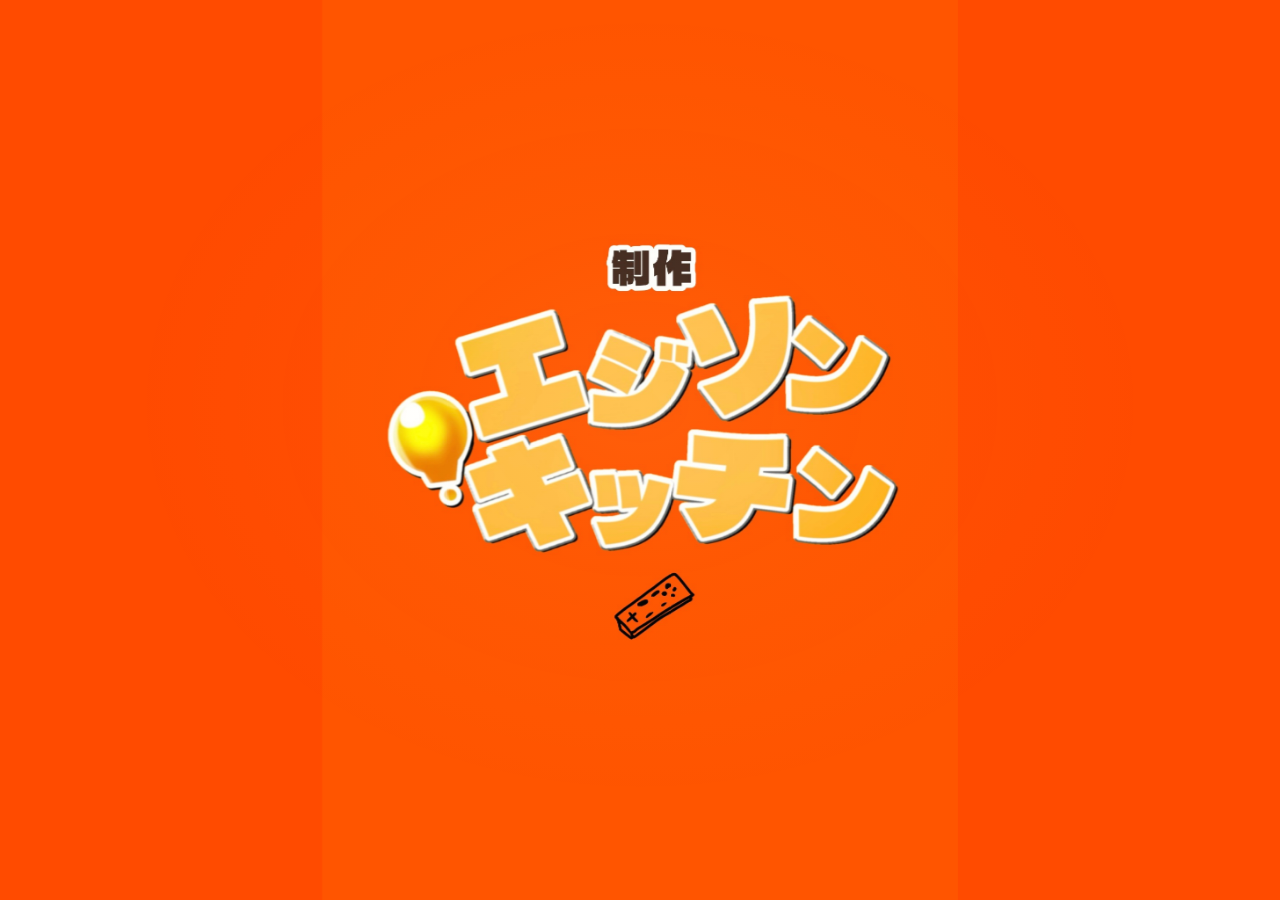
<file: index.html>
<!DOCTYPE html>
<html lang="ja">
<head>
  <meta charset="UTF-8">
  <meta http-equiv="Content-Type" content="text/html; charset=UTF-8">
  <meta name="viewport" content="width=device-width, initial-scale=1, viewport-fit=cover">
  <meta name="theme-color" content="#1976d2">
  <link rel="manifest" href="manifest.webmanifest">
  <link rel="apple-touch-icon" href="assets/icons/icon-192.png">
  <link rel="icon" type="image/png" sizes="192x192" href="assets/icons/icon-192.png">
  <meta name="description" content="ことば・読み・発話・会話の練習アプリ">
  <title>ことばクエスト｜V79 総合再構成版</title>
  <link rel="stylesheet" href="style.css?v=79">
  <link rel="stylesheet" href="browser-responsive.css?v=69">
  <link rel="stylesheet" href="v47-improvements.css?v=69">
  <link rel="stylesheet" href="pronunciation-training.css?v=69">
</head>
<body data-theme="blue">
<main class="app app-native">

  <!-- 起動演出は logo.html と opening-event.html に分離しました。 -->

  <section id="titleScreen" class="screen title-screen" aria-label="ことばクエスト タイトル画面">
    <div class="title-bubble-field" aria-hidden="true">
      <span class="title-bubble b1"></span><span class="title-bubble b2"></span><span class="title-bubble b3"></span><span class="title-bubble b4"></span>
      <span class="title-bubble b5"></span><span class="title-bubble b6"></span><span class="title-bubble b7"></span><span class="title-bubble b8"></span>
      <span class="title-bubble b9"></span><span class="title-bubble b10"></span><span class="title-bubble b11"></span><span class="title-bubble b12"></span>
    </div>
    <div class="title-brand">エジソン・キッチン</div>
    <div class="title-logo-wrap" aria-hidden="true">
      <div class="title-mark"><span class="title-mark-dot dot-a"></span><span class="title-mark-dot dot-b"></span><span class="title-mark-dot dot-c"></span><span class="title-mark-letter">こ</span><span class="title-mark-spark">✦</span></div>
    </div>
    <h1 class="title-name">ことば<span>クエスト</span></h1>
    <p class="title-sub">ことばをつないで、もっと話せる自分に</p>

    <div class="title-menu">
      <button type="button" class="menu-button menu-primary" id="titleStartBtn">
        <span class="menu-icon">▶</span><span><strong>始める</strong><small>ジャンルを選ぶ</small></span>
      </button>
      <button type="button" class="menu-button menu-dungeon" id="titleDungeonBtn">
        <span class="menu-icon">🗝️</span><span><strong>コトバ・ダンジョン</strong><small>アバターを育ててレベルアップ</small></span>
      </button>
      <button type="button" class="menu-button menu-community" id="titleCommunityBtn" aria-label="当事者コミュニティを開く">
        <span class="menu-icon">💬</span><span><strong>みんなの広場</strong><small>当事者同士の共有・交流（試作）</small></span>
      </button>
      <button type="button" class="menu-button menu-record" id="titlePrintDrillBtn">
        <span class="menu-icon">📄</span><span><strong>紙のドリルを作る・印刷</strong><small>タブレットがなくても使えるプリント教材</small></span>
      </button>
      <button type="button" class="menu-button menu-record" id="titleRecordsBtn">
        <span class="menu-icon">📊</span><span><strong>トレーニング記録を見る</strong><small>これまでの記録を確認</small></span>
      </button>
      <button type="button" class="menu-button menu-settings" id="titleSettingsBtn">
        <span class="menu-icon">⚙️</span><span><strong>設定</strong><small>音・マイク・色・AI</small></span>
      </button>
    </div>

    <div class="music-mini">
      <span>♫</span><span id="musicMiniLabel">やさしい音楽</span>
      <button type="button" id="musicMiniBtn" class="mini-toggle">ON</button>
    </div>
    <p class="title-footer">制作：エジソン・キッチン</p>
  </section>

  <!-- 初回ユーザー設定：記録とExcel出力に使うプロフィール -->
  <section id="userSetup" class="screen user-profile-screen" aria-label="ユーザー設定">
    <div class="user-profile-card">
      <div class="user-profile-icon" aria-hidden="true">👤</div>
      <p class="user-profile-kicker">KOTOBA QUEST</p>
      <h1 id="userSetupHeading">はじめてのユーザー設定</h1>
      <p id="userSetupIntro" class="user-profile-intro">トレーニング記録とExcel出力に反映する情報を設定します。</p>
      <form id="userProfileForm" novalidate>
        <label class="user-profile-label" for="setupUserDisplayName">記録に表示する名前 <span>必須</span></label>
        <input id="setupUserDisplayName" class="user-profile-input" type="text" maxlength="60" autocomplete="nickname" placeholder="例：ことば練習中" required>
        <p class="user-profile-help">本名でなく、ニックネームやイニシャルでも設定できます。</p>
        <label class="user-profile-label" for="setupUserRecordCode">利用者ID・管理番号 <span>任意</span></label>
        <input id="setupUserRecordCode" class="user-profile-input" type="text" maxlength="40" autocomplete="off" placeholder="例：KQ-001">
        <p class="user-profile-help">必要な場合だけ入力してください。診断名など、Excelで共有したくない情報は入力しないでください。</p>
        <div class="user-profile-local-note">設定と記録は、この端末のブラウザー内に保存されます。Excelへ出力したファイルは、保存先や共有先にご注意ください。</div>
        <p id="userProfileStatus" class="user-profile-status" role="status" aria-live="polite"></p>
        <div class="user-profile-actions">
          <button id="saveUserProfileBtn" class="user-profile-primary" type="submit">設定を保存して始める</button>
          <button id="guestUserProfileBtn" class="user-profile-secondary" type="button">ゲストとして始める</button>
          <button id="cancelUserProfileBtn" class="user-profile-quiet" type="button" hidden>変更をやめて戻る</button>
        </div>
      </form>
    </div>
  </section>

  <!-- 当事者コミュニティ掲示板（Ver.40 試作） -->
  <section id="communityBoard" class="screen community-screen" aria-label="みんなの広場">
    <div class="screen-head community-screen-head">
      <button type="button" class="back-button" id="communityBackBtn" aria-label="タイトルに戻る">←</button>
      <div class="screen-head-title">みんなの広場</div>
      <span class="community-head-mark" aria-hidden="true">💬</span>
    </div>

    <div class="community-intro">
      <h2>みんなの広場</h2>
      <p>日々の出来事や工夫を、自分のペースで共有しましょう。</p>
    </div>

    <div class="community-trial-notice" role="note">
      <strong>試作版について</strong>
      <p>投稿は今の端末内に保存されます。現在は、ほかの人の端末とはまだ共有されません。オンライン交流にはサーバー接続が必要です。</p>
    </div>

    <section class="community-panel" aria-labelledby="communityProfileTitle">
      <h3 id="communityProfileTitle">あなたのプロフィール</h3>
      <label class="community-field-label" for="communityNickname">ニックネーム（本名は使わないでください）</label>
      <input id="communityNickname" class="community-text-input" type="text" maxlength="16" autocomplete="nickname" placeholder="例：ことば練習中">
      <div class="community-field-label">アバターを選んでください</div>
      <div id="communityAvatarChoices" class="community-avatar-choices" role="group" aria-label="アバター選択">
        <button type="button" class="community-avatar-choice" data-avatar="🌱" aria-label="芽">🌱</button>
        <button type="button" class="community-avatar-choice" data-avatar="🙂" aria-label="笑顔">🙂</button>
        <button type="button" class="community-avatar-choice" data-avatar="🌸" aria-label="花">🌸</button>
        <button type="button" class="community-avatar-choice" data-avatar="🐱" aria-label="ねこ">🐱</button>
        <button type="button" class="community-avatar-choice" data-avatar="⭐" aria-label="星">⭐</button>
        <button type="button" class="community-avatar-choice" data-avatar="☕" aria-label="コーヒー">☕</button>
      </div>
      <button type="button" id="communityProfileSaveBtn" class="community-button community-button-secondary">プロフィールを保存</button>
      <p id="communityProfileStatus" class="community-small-status" aria-live="polite"></p>
    </section>

    <section class="community-panel" aria-labelledby="communityComposeTitle">
      <h3 id="communityComposeTitle">投稿を書く</h3>
      <label class="community-field-label" for="communityCategory">投稿の種類</label>
      <select id="communityCategory" class="community-text-input">
        <option value="日常">日常の出来事</option>
        <option value="工夫">生活の工夫</option>
        <option value="言葉の練習">言葉の練習</option>
        <option value="悩み・相談">悩み・相談</option>
        <option value="うれしかったこと">うれしかったこと</option>
      </select>
      <label class="community-field-label" for="communityPostText">本文</label>
      <textarea id="communityPostText" class="community-post-textarea" maxlength="1000" rows="4" placeholder="今日あったこと、役に立った工夫などを書いてみましょう。"></textarea>
      <div class="community-compose-footer">
        <span id="communityCharCount" class="community-char-count">0 / 1000</span>
        <button type="button" id="communityPostSubmitBtn" class="community-button community-button-primary">投稿する</button>
      </div>
      <p id="communityPostStatus" class="community-small-status" aria-live="polite"></p>
    </section>

    <section class="community-posts-section" aria-labelledby="communityPostsTitle">
      <div class="community-posts-heading">
        <h3 id="communityPostsTitle">投稿一覧</h3>
        <span id="communityPostTotal" class="community-post-total">0件</span>
      </div>
      <div id="communityFilters" class="community-filters" aria-label="投稿の絞り込み">
        <button type="button" class="community-filter active" data-filter="すべて">すべて</button>
        <button type="button" class="community-filter" data-filter="日常">日常</button>
        <button type="button" class="community-filter" data-filter="工夫">生活の工夫</button>
        <button type="button" class="community-filter" data-filter="言葉の練習">言葉の練習</button>
        <button type="button" class="community-filter" data-filter="悩み・相談">悩み・相談</button>
        <button type="button" class="community-filter" data-filter="うれしかったこと">うれしかったこと</button>
      </div>
      <div id="communityPostList" class="community-post-list" aria-live="polite"></div>
    </section>

    <div class="community-safety-note">
      <strong>安心して利用するために</strong>
      <p>本名・住所・電話番号など、個人が特定される情報は投稿しないでください。体調や生活に関する大切な相談は、支援者や専門家にも相談してください。試作版の通報は管理者には届きません。</p>
    </div>
  </section>

  <!-- ジャンル選択 -->
  <section id="home" class="screen">
    <div class="screen-head">
      <button type="button" class="back-button" id="homeToTitleBtn">←</button>
      <div class="screen-head-title">ことばクエスト</div>
      <button type="button" class="head-icon-button" id="genreSettingsBtn" aria-label="設定">⚙️</button>
    </div>
    <div class="screen-intro">
      <h2>ジャンルを選んでください</h2>
      <p>できるところから、ひとつずつ進めましょう。</p>
    </div>
    <div id="categoryGrid" class="category-grid" aria-label="トレーニングカテゴリ"></div>

    <!-- JavaScript互換用。見た目では使いません。 -->
    <div id="activityPanel" class="activity-panel-native hidden">
      <div class="activity-head">
        <button type="button" class="back-button" id="allGenreBtn">←</button>
        <div>
          <div id="selectedGenreIcon" class="activity-head-icon">🧠</div>
          <h3 id="selectedGenreName">課題を選択</h3>
        </div>
      </div>
      <p id="selectedGenreDescription" class="muted"></p>
      <div id="activityCards" class="activity-grid"></div>
      <select id="activitySelect" class="compat-hidden"><option value="">課題を選んでください</option></select>
      <div id="activityDescription" class="compat-hidden"></div>
      <button id="startSelectedBtn" class="compat-hidden" disabled>開始</button>
    </div>
  </section>

  <!-- トレーニング -->


  <section id="game" class="screen">
    <div class="screen-head game-head">
      <button class="back-button" id="homeBtn" type="button">←</button>
      <div id="trainingTitle" class="screen-head-title">トレーニング</div>
      <div class="head-status"><span id="progress">1 / 10</span><span id="score">正解 0</span></div>
    </div>
    <div class="quiz-card">
      <div id="categoryLabel" class="category-label">トレーニング</div>
      <div id="questionLabel" class="question-label">問題</div>
      <div id="visualArea" class="visual-area">
        <img id="questionImage" class="question-image hidden" alt="問題の画像">
        <div id="emoji" class="emoji">❓</div>
      </div>
      <div class="voice-row">
        <button id="speakBtn" class="outline-button" type="button">🔊 お手本を聞く</button>
        <span id="voiceStatus" class="voiceStatus" aria-live="polite"></span>
      </div>
      <div id="instruction" class="instruction hidden"></div>
      <div id="promptText" class="prompt-text"></div>
      <button id="hintBtn" class="hint-button" type="button">💡 ヒント</button>
      <div id="hint" class="hint hidden"></div>
      <div id="answerArea" class="answer-area"></div>
      <div id="feedback" class="feedback" aria-live="polite"></div>
      <button id="nextBtn" class="primary-button hidden" type="button">次へ →</button>
    </div>
  </section>

  <!-- 結果 -->
  <section id="result" class="screen">
    <div class="screen-head">
      <div class="screen-head-title">トレーニング結果</div>
    </div>
    <div class="result-card">
      <div id="resultIcon" class="result-icon">🎉</div>
      <h2>おつかれさまでした</h2>
      <div id="resultTitle" class="result-title">トレーニング</div>
      <div id="resultScore" class="big-score">0 / 10</div>
      <div id="resultRate" class="rate">正答率 0%</div>
      <p id="resultMessage" class="result-message"></p>
      <div class="result-actions">
        <button class="primary-button" id="retryBtn" type="button">もう一度挑戦</button>
        <button class="secondary-button" id="resultHomeBtn" type="button">ジャンル選択へ</button>
        <button class="secondary-button" id="resultRecordBtn" type="button">記録を見る</button>
      </div>
    </div>
  </section>

  <!-- 記録 -->
  <section id="records" class="screen">
    <div class="screen-head">
      <button class="back-button" id="recordsHomeBtn" type="button">←</button>
      <div class="screen-head-title">トレーニング記録</div>
      <div></div>
    </div>
    <div class="records-card">
      <div class="record-month-row">
        <button id="prevMonthBtn" class="small-button" type="button">←</button>
        <strong id="recordMonthLabel"></strong>
        <button id="todayMonthBtn" class="small-button" type="button">今日</button>
        <button id="nextMonthBtn" class="small-button" type="button">→</button>
      </div>
      <div id="recordsUserSummary" class="records-user-summary" role="status"></div>
      <div id="monthStats" class="month-stats"></div>
      <div id="calendar" class="calendar"></div>
      <div class="record-divider"></div>
      <h3 id="selectedDateLabel">今日の記録</h3>
      <div id="dayStats" class="record-stats"></div>
      <div id="dayRecordList" class="day-record-list"></div>
      <label class="record-note-label" for="dayNote">今日のメモ</label>
      <textarea id="dayNote" class="record-note" rows="4" placeholder="メモを入力できます。自動保存されます。"></textarea>
      <div id="dayNoteStatus" class="note-status"></div>
      <div class="export-buttons">
        <button id="exportDayBtn" class="primary-button" type="button">この日の記録をExcel出力</button>
        <button id="exportMonthBtn" class="secondary-button" type="button">この1か月の記録をExcel出力</button>
      </div>
      <button id="clearRecordsBtn" class="danger-button" type="button">記録データを削除</button>
    </div>
  </section>

  <!-- 設定 -->
  <section id="settings" class="screen">
    <div class="screen-head">
      <button class="back-button" id="settingsBackBtn" type="button">←</button>
      <div class="screen-head-title">設定</div>
      <div></div>
    </div>

    <div class="settings-panel user-profile-settings-panel">
      <h3>👤 ユーザー設定</h3>
      <p id="settingsUserProfileSummary" class="settings-sub">記録に表示する名前を設定できます。</p>
      <p class="settings-sub">ここで設定した表示名・管理番号は、新しいトレーニング記録とExcel出力に自動で反映されます。</p>
      <button id="editUserProfileBtn" class="secondary-button" type="button">ユーザー設定を編集</button>
    </div>

    <div class="settings-panel">
      <h3>🎤 マイク</h3>
      <p id="micPermissionStatus" class="settings-status">確認しています…</p>
      <button id="micPermissionBtn" class="primary-button" type="button">マイクを許可・テストする</button>
      <button id="micOpenSettingsBtn" class="secondary-button" type="button">マイクが使えないとき</button>
      <p id="micBrowserHelp" class="settings-sub hidden">GitHub PagesのHTTPSで開き、アドレスバーのサイト設定からマイクを許可してください。音声認識は対応ブラウザが必要です。音声認識の方式によっては、音声がブラウザの認識サービスで処理される場合があります。</p>
    </div>

    <div class="settings-panel">
      <h3>🔊 音量</h3>
      <div class="range-row"><input id="masterVolume" type="range" min="0" max="100" step="1" value="60"><output id="volumeValue">60%</output></div>
      <button id="testSoundBtn" class="outline-button" type="button">音を試す</button>
    </div>

    <div class="settings-panel">
      <h3>🎨 画面の色</h3>
      <p class="settings-sub">見やすい色を選べます。</p>
      <div class="theme-choices">
        <button type="button" class="theme-choice blue" id="themeBlue"><span></span>青</button>
        <button type="button" class="theme-choice red" id="themeRed"><span></span>赤</button>
        <button type="button" class="theme-choice yellow" id="themeYellow"><span></span>黄色</button>
      </div>
    </div>

    <div class="settings-panel">
      <h3>♫ 音楽</h3>
      <label class="switch-row"><span>トレーニング中に音楽を流す</span><input id="musicOn" type="checkbox" checked></label>
    </div>

    <div class="settings-panel">
      <h3>🧠 端末内AI</h3>
      <p class="settings-sub">インターネットやAPIキーを使わず、このアプリの中だけで動く会話練習です。</p>
      <button id="aiStartBtn" class="primary-button" type="button">端末内AIを使う</button>
    </div>

    <div class="settings-panel">
      <h3>⚙️ 練習の設定</h3>
      <label class="setting-select-row">問題数<select id="questionCount"><option value="5">5問</option><option value="10" selected>10問</option><option value="15">15問</option><option value="20">20問</option></select></label>
      <label class="switch-row"><span>ヒントを使う</span><input id="hintOn" type="checkbox" checked></label>
      <label class="switch-row"><span>音声を使う</span><input id="voiceOn" type="checkbox" checked></label>
    </div>

    <div class="settings-panel about-panel">
      <h3>ことばクエスト</h3>
      <p>制作：エジソン・キッチン</p>
      <p>端末内に記録を保存します。</p>
      <p class="credits-line">効果音：効果音ラボ　／　BGM：甘茶の音楽工房</p>
    </div>
  </section>

  <audio id="bgmAudio" preload="auto" loop playsinline src="BGM/seishishitauchu.mp3"></audio>

</main>
<script src="encoding-safe.js"></script>
<script src="android-bridge-android.js"></script>
<script src="app.js?v=79"></script>
<script src="user-profile.js?v=69"></script>
<script src="aphasia-modes.js?v=69"></script>
<script src="app-ui.js?v=69"></script>
<script src="community-board.js"></script>
<script src="reading-memory-mode.js"></script>
<script src="v47-improvements.js?v=69"></script>
<script src="v57-task-rebuild.js?v=69"></script>
<script src="pronunciation-training.js?v=69"></script>
<script>
(function(){
  'use strict';
  var INTRO_KEY = 'kotobaquest_web_intro_seen_v1';
  function boot(){
    // 初回アクセス時だけロゴ→会話イベントを表示します。
    // #title / #home / #records / #community が付いた戻り先では再生しません。
    var hasTarget = !!window.location.hash;
    var seen = false;
    try { seen = sessionStorage.getItem(INTRO_KEY) === '1'; } catch(e) { seen = true; }
    if (!hasTarget && !seen) {
      try { sessionStorage.setItem(INTRO_KEY, '1'); } catch(e) {}
      window.location.replace('logo.html');
      return;
    }
    var printDrillBtn = document.getElementById('titlePrintDrillBtn');
    if (printDrillBtn && !printDrillBtn.dataset.bound) { printDrillBtn.dataset.bound = '1'; printDrillBtn.addEventListener('click', function(){ window.location.href = 'print-drills.html'; }); }
    try { if (typeof renderCategories === 'function') renderCategories(); } catch(e) {}
    try { if (window.__webAppUI && window.__webAppUI.boot) window.__webAppUI.boot(); } catch(e) {}
    // 初回起動時は、ロゴと会話イベントのあとにユーザー設定を表示します。
    try {
      if (window.KotobaQuestUserProfile) {
        window.KotobaQuestUserProfile.refreshSummaries();
        if (!window.KotobaQuestUserProfile.hasProfile()) window.KotobaQuestUserProfile.openSetup('first');
      }
    } catch(e) {}
  }
  if(document.readyState==='loading') document.addEventListener('DOMContentLoaded', boot); else boot();
})();
</script>
</body>
</html>
</file>
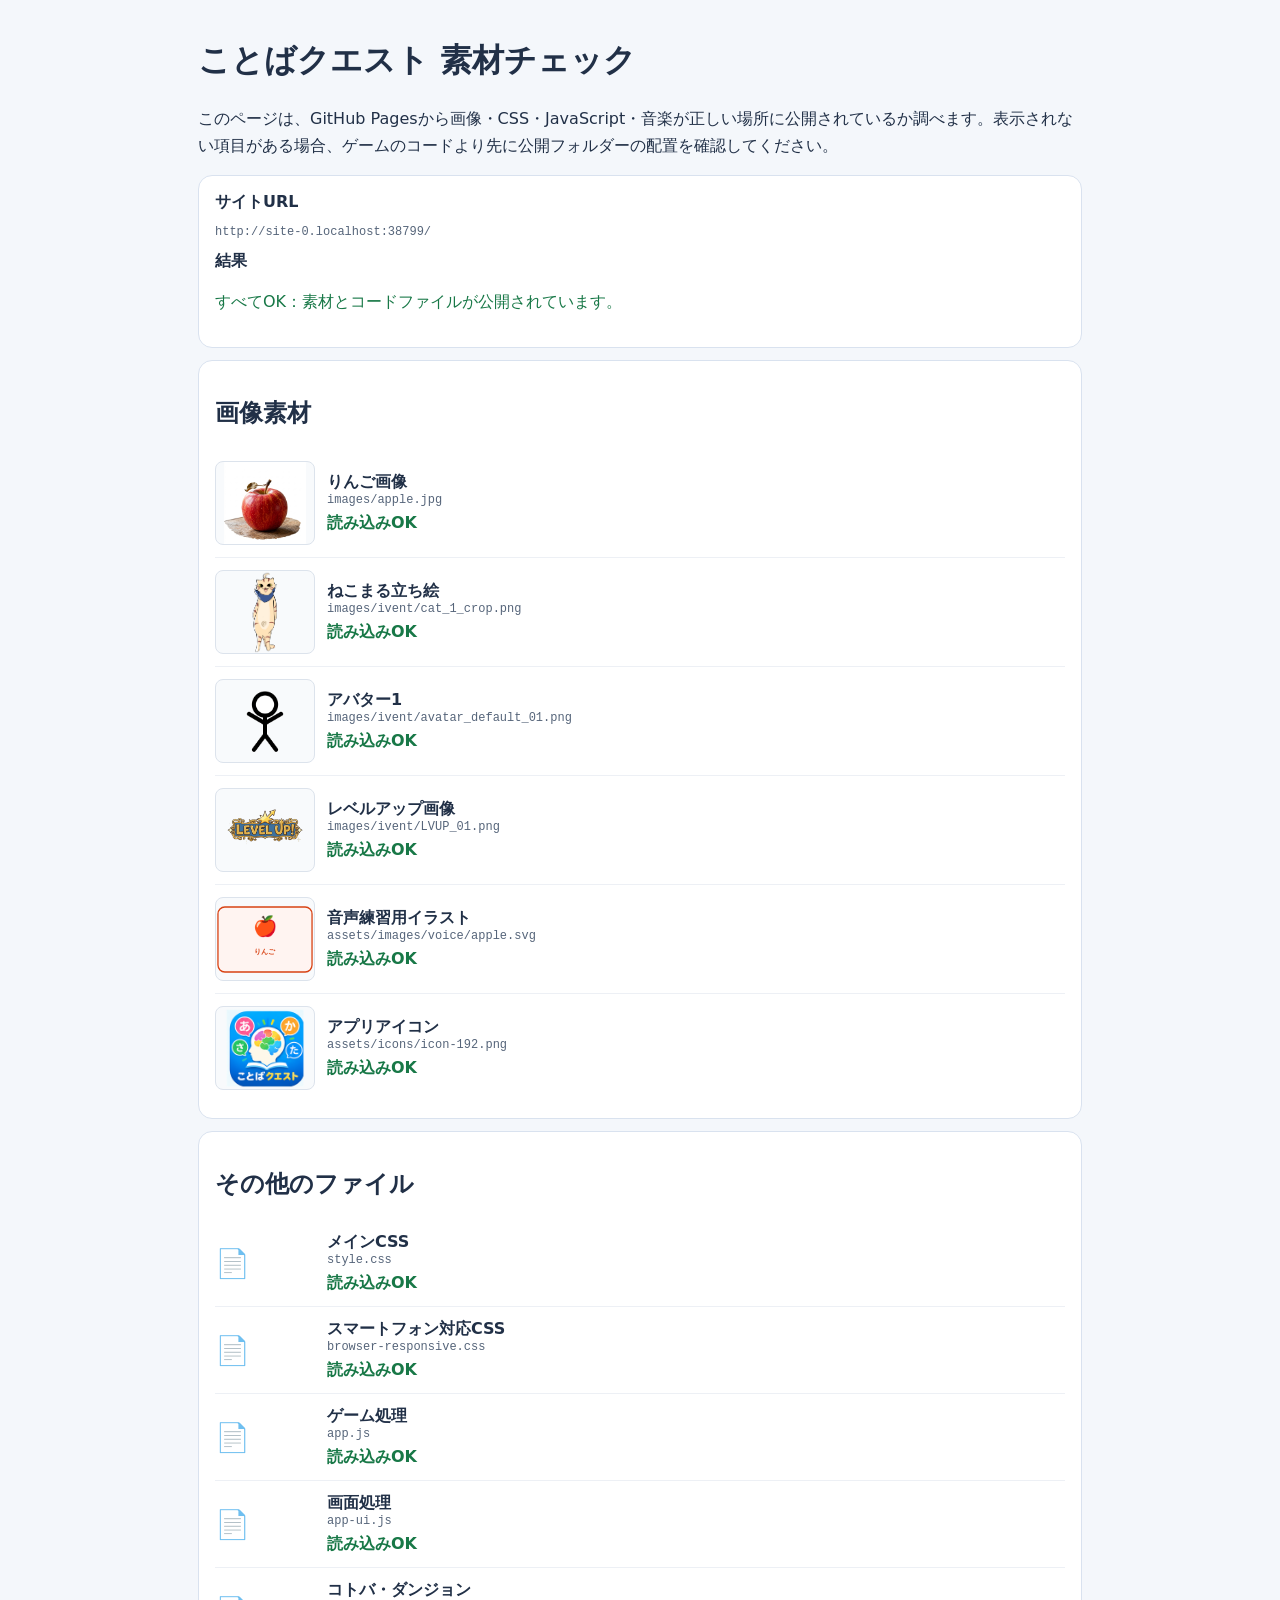
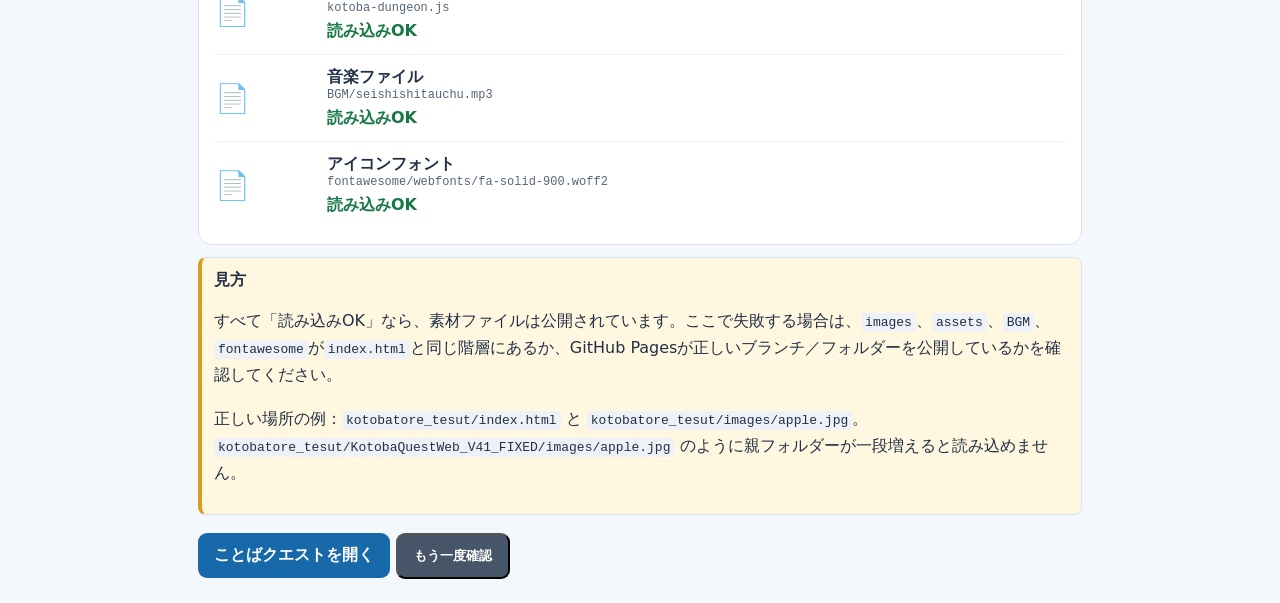
<file: asset-check.html>
<!doctype html>
<html lang="ja">
<head>
<meta charset="utf-8">
<meta name="viewport" content="width=device-width, initial-scale=1">
<title>ことばクエスト 素材チェック</title>
<style>
:root{font-family:system-ui,-apple-system,"Segoe UI",sans-serif;color:#213047;background:#f4f7fb}*{box-sizing:border-box}body{margin:0;padding:18px;max-width:920px;margin-inline:auto}h1{font-size:clamp(1.35rem,4vw,2rem)}p{line-height:1.7}.card{background:#fff;border:1px solid #d9e2ef;border-radius:14px;padding:16px;margin:12px 0}.item{display:grid;grid-template-columns:100px 1fr;gap:12px;align-items:center;padding:12px 0;border-bottom:1px solid #edf0f5}.item:last-child{border-bottom:0}.preview{width:100px;height:84px;border:1px solid #dce3ec;background:#f8fafc;border-radius:8px;object-fit:contain}.path{font:12px ui-monospace,monospace;overflow-wrap:anywhere;color:#56657a}.status{font-weight:700;margin-top:6px}.ok{color:#187847}.bad{color:#b42318}.pending{color:#8a6100}.btn{display:inline-flex;padding:12px 16px;margin:6px 6px 6px 0;border-radius:9px;background:#1769aa;color:#fff;text-decoration:none;font-weight:700}.btn.secondary{background:#475569}.note{background:#fff7df;border-left:4px solid #d59c22;padding:12px;border-radius:8px}.small{font-size:.9rem;color:#586579}code{background:#eef2f7;padding:2px 4px;border-radius:4px} @media(max-width:430px){body{padding:10px}.item{grid-template-columns:78px 1fr;gap:10px}.preview{width:78px;height:76px}}
</style>
</head>
<body>
<h1>ことばクエスト 素材チェック</h1>
<p>このページは、GitHub Pagesから画像・CSS・JavaScript・音楽が正しい場所に公開されているか調べます。表示されない項目がある場合、ゲームのコードより先に公開フォルダーの配置を確認してください。</p>
<div class="card"><strong>サイトURL</strong><p id="siteUrl" class="path"></p><strong>結果</strong><p id="summary" class="pending">確認中…</p></div>
<div class="card"><h2>画像素材</h2><div id="imageResults"></div></div>
<div class="card"><h2>その他のファイル</h2><div id="fileResults"></div></div>
<div class="card note"><strong>見方</strong><p>すべて「読み込みOK」なら、素材ファイルは公開されています。ここで失敗する場合は、<code>images</code>、<code>assets</code>、<code>BGM</code>、<code>fontawesome</code>が<code>index.html</code>と同じ階層にあるか、GitHub Pagesが正しいブランチ／フォルダーを公開しているかを確認してください。</p><p>正しい場所の例：<code>kotobatore_tesut/index.html</code> と <code>kotobatore_tesut/images/apple.jpg</code>。<code>kotobatore_tesut/KotobaQuestWeb_V41_FIXED/images/apple.jpg</code> のように親フォルダーが一段増えると読み込めません。</p></div>
<a class="btn" href="./index.html">ことばクエストを開く</a><button class="btn secondary" id="rerun" type="button">もう一度確認</button>
<script>
(function(){
'use strict';
const images=[
 ['りんご画像','images/apple.jpg'],
 ['ねこまる立ち絵','images/ivent/cat_1_crop.png'],
 ['アバター1','images/ivent/avatar_default_01.png'],
 ['レベルアップ画像','images/ivent/LVUP_01.png'],
 ['音声練習用イラスト','assets/images/voice/apple.svg'],
 ['アプリアイコン','assets/icons/icon-192.png']
];
const files=[
 ['メインCSS','style.css'],
 ['スマートフォン対応CSS','browser-responsive.css'],
 ['ゲーム処理','app.js'],
 ['画面処理','app-ui.js'],
 ['コトバ・ダンジョン','kotoba-dungeon.js'],
 ['音楽ファイル','BGM/seishishitauchu.mp3'],
 ['アイコンフォント','fontawesome/webfonts/fa-solid-900.woff2']
];
const esc=s=>String(s).replace(/[&<>"']/g,c=>({'&':'&amp;','<':'&lt;','>':'&gt;','"':'&quot;',"'":'&#39;'}[c]));
const resolve=p=>new URL(p,document.baseURI).href;
const statusMap=new Map();
const total=images.length+files.length;
document.getElementById('siteUrl').textContent=location.origin+location.pathname.replace(/[^/]*$/,'');
function setResult(key,ok){statusMap.set(key,ok);updateSummary();}
function updateSummary(){const passed=[...statusMap.values()].filter(v=>v===true).length;const failed=[...statusMap.values()].filter(v=>v===false).length;const el=document.getElementById('summary');if(statusMap.size<total){el.textContent='確認中… ('+statusMap.size+'/'+total+')';el.className='pending';return;}el.textContent=failed===0?'すべてOK：素材とコードファイルが公開されています。':'合計 '+failed+' 件が読み込めません。公開元とフォルダー配置を確認してください。';el.className=failed===0?'ok':'bad';}
function addImage([label,path]){const row=document.createElement('div');row.className='item';const img=document.createElement('img');img.className='preview';img.alt=label;const text=document.createElement('div');text.innerHTML='<strong>'+esc(label)+'</strong><div class="path">'+esc(path)+'</div><div class="status pending">確認中…</div>';const stat=text.querySelector('.status');img.onload=()=>{stat.textContent='読み込みOK';stat.className='status ok';setResult('img:'+path,true);};img.onerror=()=>{stat.textContent='読み込み失敗（404またはパス不一致）';stat.className='status bad';img.removeAttribute('src');setResult('img:'+path,false);};row.append(img,text);document.getElementById('imageResults').appendChild(row);img.src=resolve(path);}
function addFile([label,path]){const row=document.createElement('div');row.className='item';const icon=document.createElement('div');icon.textContent='📄';icon.style.fontSize='28px';const text=document.createElement('div');text.innerHTML='<strong>'+esc(label)+'</strong><div class="path">'+esc(path)+'</div><div class="status pending">確認中…</div>';const stat=text.querySelector('.status');row.append(icon,text);document.getElementById('fileResults').appendChild(row);fetch(resolve(path),{method:'HEAD',cache:'no-store'}).then(r=>{const ok=r.ok;stat.textContent=ok?'読み込みOK':'読み込み失敗（HTTP '+r.status+'）';stat.className='status '+(ok?'ok':'bad');setResult('file:'+path,ok);}).catch(()=>{stat.textContent='読み込み失敗（通信エラー）';stat.className='status bad';setResult('file:'+path,false);});}
function run(){statusMap.clear();document.getElementById('imageResults').innerHTML='';document.getElementById('fileResults').innerHTML='';document.getElementById('summary').textContent='確認中…';document.getElementById('summary').className='pending';images.forEach(addImage);files.forEach(addFile);}
document.getElementById('rerun').addEventListener('click',run);run();
})();
</script>
</body></html>
</file>
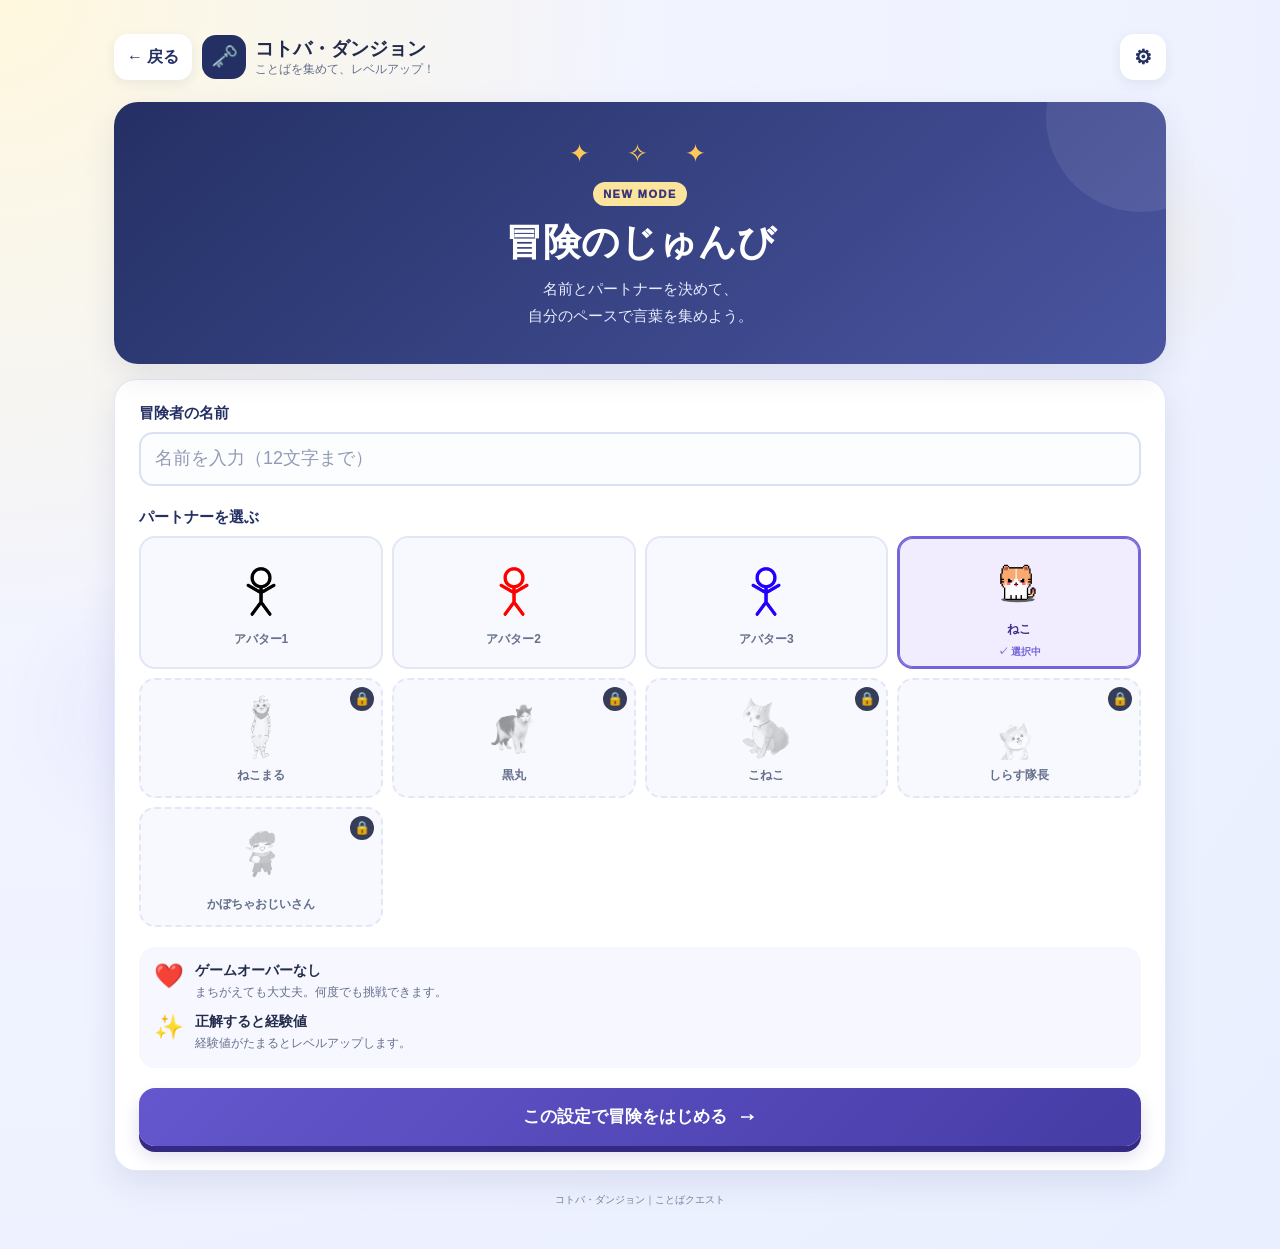
<file: kotoba-dungeon.html>
<!DOCTYPE html>
<html lang="ja">
<head>
  <meta charset="UTF-8">
  <meta name="viewport" content="width=device-width, initial-scale=1, viewport-fit=cover">
  <meta name="theme-color" content="#243064">
  <title>コトバ・ダンジョン｜ことばクエスト</title>
  <link rel="stylesheet" href="kotoba-dungeon.css?v=74">
  <link rel="stylesheet" href="browser-responsive.css?v=74">
</head>
<body>
  <main class="kd-app">
    <header class="kd-topbar">
      <button type="button" id="kdBackBtn" class="kd-back" aria-label="メイン画面へ戻る">← 戻る</button>
      <div class="kd-brand"><span class="kd-brand-icon">🗝️</span><div><strong>コトバ・ダンジョン</strong><small>ことばを集めて、レベルアップ！</small></div></div>
      <button type="button" id="kdSettingsTopBtn" class="kd-icon-button" aria-label="ルール設定">⚙</button>
    </header>

    <section id="kdSetupScreen" class="kd-screen" aria-labelledby="kdSetupTitle">
      <div class="kd-hero kd-hero-setup">
        <div class="kd-hero-stars" aria-hidden="true">✦　✧　✦</div>
        <span class="kd-pill">NEW MODE</span>
        <h1 id="kdSetupTitle">冒険のじゅんび</h1>
        <p>名前とパートナーを決めて、<br>自分のペースで言葉を集めよう。</p>
      </div>
      <div class="kd-card">
        <label class="kd-label" for="kdSetupName">冒険者の名前</label>
        <input id="kdSetupName" class="kd-text-input" type="text" maxlength="12" placeholder="名前を入力（12文字まで）" autocomplete="nickname">
        <div class="kd-label kd-label-spaced">パートナーを選ぶ</div>
        <div id="kdSetupAvatars" class="kd-avatar-grid" aria-label="アバター選択"></div>
        <div class="kd-rules-preview">
          <div><span>❤️</span><div><strong>ゲームオーバーなし</strong><small>まちがえても大丈夫。何度でも挑戦できます。</small></div></div>
          <div><span>✨</span><div><strong>正解すると経験値</strong><small>経験値がたまるとレベルアップします。</small></div></div>
        </div>
        <button type="button" id="kdBeginSetupBtn" class="kd-primary-button">この設定で冒険をはじめる <span>→</span></button>
      </div>
    </section>

    <section id="kdHomeScreen" class="kd-screen kd-hidden" aria-labelledby="kdHomeTitle">
      <section class="kd-profile-hero">
        <div class="kd-profile-avatar-wrap"><img id="kdHomeAvatar" class="kd-profile-avatar" alt="選択中のアバター"><span id="kdHomeOutfit" class="kd-avatar-outfit" aria-label="着せ替えなし"></span></div>
        <div class="kd-profile-info">
          <div class="kd-eyebrow">YOUR PARTNER</div>
          <h1 id="kdHomeTitle"><span id="kdHomeName">冒険者</span> さん</h1>
          <div class="kd-level-line"><span class="kd-level-badge" id="kdHomeLevel">Lv.1</span><span id="kdHomeRank" class="kd-rank">ことばのたまご</span></div>
          <div class="kd-exp-label"><span>レベル経験値</span><strong id="kdHomeExpText">0 / 50 EXP</strong></div>
          <div class="kd-exp-track"><div id="kdHomeExpBar" class="kd-exp-bar"></div></div>
          <small class="kd-total-exp">累計経験値 <b id="kdHomeTotalExp">0</b> EXP</small>
        </div>
      </section>

      <section class="kd-collectibles-card" aria-label="メダルとガチャ">
        <div class="kd-medal-summary">
          <div class="kd-medal-emblem" aria-hidden="true">🏅</div>
          <div class="kd-medal-text"><strong>メダル <span id="kdHomeMedals">0</span>枚</strong><small>冒険を最後までクリアすると1枚もらえます。</small></div>
          <div class="kd-medal-next" id="kdMedalNextText">あと5枚でガチャ！</div>
        </div>
        <div class="kd-medal-progress" aria-label="メダルガチャまでの進み具合">
          <div class="kd-medal-progress-label"><span>🎰 ガチャゲージ</span><strong id="kdMedalProgressLabel">0 / 5 枚</strong></div>
          <div id="kdMedalSlots" class="kd-medal-slots" role="img" aria-label="メダル5枚でガチャ1回">
            <span class="kd-medal-slot" aria-hidden="true">🏅</span><span class="kd-medal-slot" aria-hidden="true">🏅</span><span class="kd-medal-slot" aria-hidden="true">🏅</span><span class="kd-medal-slot" aria-hidden="true">🏅</span><span class="kd-medal-slot" aria-hidden="true">🏅</span>
          </div>
          <small class="kd-medal-progress-note">冒険クリアでメダルを集めよう！5枚で新しい仲間・着せ替えをゲット</small>
        </div>
        <div class="kd-collectibles-actions">
          <button type="button" id="kdOpenCollectionBtn" class="kd-secondary-button">🎒 アバター・着せ替え</button>
          <button type="button" id="kdGachaBtn" class="kd-gacha-button">🎁 メダル5枚でガチャ</button>
        </div>
      </section>

      <section class="kd-next-task-card">
        <div class="kd-card-topline"><span class="kd-section-tag">TODAY'S QUEST</span><span id="kdTaskLevelTag" class="kd-mini-badge">Lv.1〜2</span></div>
        <h2 id="kdTaskTitle">絵を見て、ことばを選ぼう</h2>
        <p id="kdTaskDescription">絵やマークを見て、合う言葉を選びます。</p>
        <div class="kd-task-benefits"><span>⭐ 正解で EXP +10</span><span>🎁 クリアボーナス +10</span></div>
        <button type="button" id="kdStartChallengeBtn" class="kd-primary-button kd-start-button">ダンジョンに挑戦 <span>▶</span></button>

      </section>

      <section class="kd-stats-grid">
        <div class="kd-stat-card"><span>🏆</span><strong id="kdHomeClears">0</strong><small>クリア回数</small></div>
        <div class="kd-stat-card"><span>✅</span><strong id="kdHomeCorrectRate">—</strong><small>平均正答率</small></div>
        <div class="kd-stat-card"><span>🌱</span><strong id="kdHomeBestLevel">1</strong><small>現在のレベル</small></div>
      </section>

      <div class="kd-home-actions">
        <button type="button" id="kdOpenSettingsBtn" class="kd-secondary-button">👤 名前・アバター・ルール設定</button>
        <button type="button" id="kdShowHistoryBtn" class="kd-secondary-button">📚 さいきんの冒険</button>
      </div>

      <section id="kdCollectionPanel" class="kd-card kd-collection-panel kd-hidden" aria-labelledby="kdCollectionTitle">
        <div class="kd-card-heading"><h2 id="kdCollectionTitle">🎒 コレクション</h2><button type="button" id="kdCloseCollectionBtn" class="kd-small-button">閉じる</button></div>
        <p class="kd-collection-help">持っているアバターや着せ替えを選ぶと、すぐに装備できます。</p>
        <h3 class="kd-collection-heading">アバター</h3><div id="kdCollectionAvatars" class="kd-collection-grid"></div>
        <h3 class="kd-collection-heading">着せ替え</h3><div id="kdCollectionOutfits" class="kd-outfit-grid"></div>
      </section>

      <section id="kdHistoryPanel" class="kd-card kd-hidden">
        <div class="kd-card-heading"><h2>さいきんの冒険</h2><button type="button" id="kdCloseHistoryBtn" class="kd-small-button">閉じる</button></div>
        <div id="kdHistoryList" class="kd-history-list"></div>
      </section>
    </section>

    <section id="kdSettingsScreen" class="kd-screen kd-hidden" aria-labelledby="kdSettingsTitle">
      <div class="kd-page-heading"><span class="kd-heading-icon">⚙️</span><div><h1 id="kdSettingsTitle">プロフィール・ルール設定</h1><p>いつでも変更できます。</p></div></div>
      <div class="kd-card">
        <label class="kd-label" for="kdSettingsName">冒険者の名前</label>
        <input id="kdSettingsName" class="kd-text-input" type="text" maxlength="12" placeholder="名前を入力（12文字まで）" autocomplete="nickname">
        <div class="kd-label kd-label-spaced">パートナーを変更</div>
        <div id="kdSettingsAvatars" class="kd-avatar-grid" aria-label="アバター変更"></div>
      </div>
      <div class="kd-card">
        <div class="kd-card-heading"><h2>🎮 ルール設定</h2><span class="kd-soft-badge">自分に合う設定</span></div>
        <label class="kd-setting-row" for="kdQuestionCount"><span><strong>1回の問題数</strong><small>体調や集中力に合わせて選べます。</small></span><select id="kdQuestionCount" class="kd-select"><option value="5">5問</option><option value="10">10問</option></select></label>
        <label class="kd-setting-row" for="kdAutoRead"><span><strong>問題を自動で読み上げる</strong><small>問題が出ると音声で読みます。</small></span><input id="kdAutoRead" class="kd-toggle" type="checkbox"></label>
        <label class="kd-setting-row" for="kdShowHints"><span><strong>ヒントボタンを表示する</strong><small>困ったときにヒントを見られます。</small></span><input id="kdShowHints" class="kd-toggle" type="checkbox" checked></label>
        <p class="kd-rule-note">まちがえても経験値は減りません。時間制限・HP・ゲームオーバーはありません。</p>
        <button type="button" id="kdSaveSettingsBtn" class="kd-primary-button">設定を保存する</button>
        <button type="button" id="kdCancelSettingsBtn" class="kd-secondary-button">もどる</button>
      </div>
      <div class="kd-card kd-danger-card">
        <h2>🔄 最初からやり直す</h2>
        <p>このモードの名前、アバター、レベル、経験値、クリア記録、ルール設定を初期化します。ほかのトレーニングの記録は削除されません。</p>
        <button type="button" id="kdResetBtn" class="kd-danger-button">コトバ・ダンジョンのデータを初期化</button>
      </div>
    </section>

    <section id="kdChallengeScreen" class="kd-screen kd-hidden" aria-labelledby="kdChallengeTitle">
      <div class="kd-challenge-top">
        <button type="button" id="kdQuitChallengeBtn" class="kd-small-button">← 休けいする</button>
        <div class="kd-challenge-level" id="kdChallengeLevel">Lv.1 の課題</div>
        <div class="kd-challenge-progress"><span id="kdQuestionPosition">1 / 5</span><div class="kd-question-track"><div id="kdQuestionBar"></div></div></div>
      </div>
      <div class="kd-card kd-question-card">
        <div class="kd-question-topic"><span id="kdQuestionType">ことばをえらぶ</span><button type="button" id="kdSpeakQuestionBtn" class="kd-speak-button" aria-label="問題を読み上げる">🔊 聞く</button></div>
        <div id="kdQuestionContext" class="kd-question-context kd-hidden"></div>
        <h1 id="kdChallengeTitle" class="kd-question-prompt">問題がここに表示されます。</h1>
        <div id="kdQuestionVisual" class="kd-question-visual kd-hidden"></div>
        <p id="kdQuestionInstruction" class="kd-question-instruction">合う答えを選んでください。</p>
        <div id="kdChoiceArea" class="kd-choice-area"></div>
        <form id="kdInputForm" class="kd-input-form kd-hidden">
          <label class="kd-label" for="kdAnswerInput">答えを入力してください</label>
          <input id="kdAnswerInput" class="kd-text-input kd-answer-input" type="text" maxlength="60" placeholder="答えを入力" autocomplete="off">
          <button type="submit" class="kd-primary-button">この答えにする ✓</button>
        </form>
        <div id="kdMicPanel" class="kd-mic-panel kd-hidden"><button type="button" id="kdMicAnswerBtn" class="kd-mic-button">🎙️ マイクで答える</button><p id="kdMicStatus" aria-live="polite">マイクボタンを押してから答えてください。</p></div>
        <button type="button" id="kdHintBtn" class="kd-hint-button">💡 ヒントを見る</button>
        <div id="kdHintText" class="kd-hint-text kd-hidden"></div>
        <div id="kdAnswerFeedback" class="kd-answer-feedback" aria-live="polite"></div>
        <button type="button" id="kdNextQuestionBtn" class="kd-primary-button kd-hidden">つぎの問題へ →</button>
      </div>
      <p class="kd-soft-reminder">あせらなくて大丈夫。自分のペースで進みましょう。</p>
    </section>

    <section id="kdResultScreen" class="kd-screen kd-hidden" aria-labelledby="kdResultTitle">
      <div class="kd-result-hero"><div class="kd-result-confetti" aria-hidden="true">✦ ✧ ✦ ✧ ✦</div><div id="kdResultIcon" class="kd-result-icon">🎉</div><span class="kd-pill">QUEST CLEAR</span><h1 id="kdResultTitle">冒険クリア！</h1><p id="kdResultMessage">最後までよくがんばりました。</p></div>
      <div class="kd-card kd-result-card">
        <div class="kd-result-score"><strong id="kdResultCorrect">0 / 5</strong><span>正解数</span></div>
        <div class="kd-result-accuracy"><div class="kd-result-accuracy-track"><div id="kdResultAccuracyBar"></div></div><strong id="kdResultAccuracy">正答率 0%</strong></div>
        <div class="kd-exp-earned"><span>✨ 今回獲得した経験値</span><strong id="kdResultExp">+10 EXP</strong></div>
        <div class="kd-result-medal-earned"><div><strong>🏅 クリアメダル</strong><small id="kdResultMedalBalance">冒険クリアで1枚獲得</small></div><strong id="kdResultMedal">+1枚</strong></div>
        <div id="kdResultLevelChange" class="kd-level-change"></div>
        <button type="button" id="kdResultContinueBtn" class="kd-primary-button">冒険のつづきへ →</button>
        <button type="button" id="kdResultAgainBtn" class="kd-secondary-button">もう一度挑戦</button>
      </div>
    </section>

    <div id="kdLevelUpOverlay" class="kd-levelup-overlay kd-hidden" role="dialog" aria-modal="true" aria-labelledby="kdLevelUpTitle">
      <div class="kd-levelup-card"><img src="images/ivent/LVUP_01.png" alt="レベルアップ"><div class="kd-levelup-glow" aria-hidden="true">✦</div><h2 id="kdLevelUpTitle">レベルアップ！</h2><p id="kdLevelUpText">Lv.1 → Lv.2</p><p class="kd-levelup-sub">ことばの力がアップしました！</p><button type="button" id="kdLevelUpCloseBtn" class="kd-primary-button">やったね！</button></div>
    </div>


    <div id="kdBonusEventOverlay" class="kd-bonus-event-overlay kd-hidden" role="dialog" aria-modal="true" aria-labelledby="kdBonusEventTitle">
      <div class="kd-bonus-event-card">
        <div class="kd-bonus-event-rays" aria-hidden="true">✦　✨　🌟　✨　✦</div>
        <span class="kd-bonus-event-badge">RARE EVENT</span>
        <h2 id="kdBonusEventTitle">🌟 ボーナスステージ出現！</h2>
        <p>冒険の途中で、特別なステージを発見しました。<br><strong>クリアするとメダルを2枚獲得！</strong></p>
        <div class="kd-bonus-event-note">今挑戦しても、今回は見送っても大丈夫です。</div>
        <button type="button" id="kdBonusEventStartBtn" class="kd-primary-button">ボーナスに挑戦する！</button>
        <button type="button" id="kdBonusEventLaterBtn" class="kd-secondary-button">今回は見送る</button>
      </div>
    </div>

    <div id="kdGachaOverlay" class="kd-gacha-overlay kd-hidden" role="dialog" aria-modal="true" aria-labelledby="kdGachaTitle">
      <div id="kdGachaDialog" class="kd-gacha-dialog">
        <div class="kd-gacha-rays" aria-hidden="true">✦ ✧ ✦ ✧ ✦</div>
        <span class="kd-pill">MEDAL GACHA</span>
        <span id="kdGachaRarityBadge" class="kd-gacha-rarity-badge">✨ NEW ITEM</span>
        <h2 id="kdGachaTitle">ガチャの結果！</h2>
        <div id="kdGachaRewardVisual" class="kd-gacha-reward-visual"><span>🎁</span></div>
        <strong id="kdGachaRewardName" class="kd-gacha-reward-name">新しいアイテム</strong>
        <p id="kdGachaRewardDescription" class="kd-gacha-reward-description">新しい仲間がコレクションに加わりました。</p>
        <button type="button" id="kdGachaEquipBtn" class="kd-primary-button">装備する</button>
        <button type="button" id="kdGachaCloseBtn" class="kd-secondary-button">あとで装備する</button>
      </div>
    </div>

    <div id="kdToast" class="kd-toast" aria-live="polite"></div>
    <footer class="kd-footer">コトバ・ダンジョン｜ことばクエスト</footer>
  </main>
  <audio id="kdBgmAudio" preload="auto" loop playsinline src="BGM/seishishitauchu.mp3" style="display:none"></audio>
  <script src="kotoba-dungeon.js?v=75"></script>
</body>
</html>
</file>
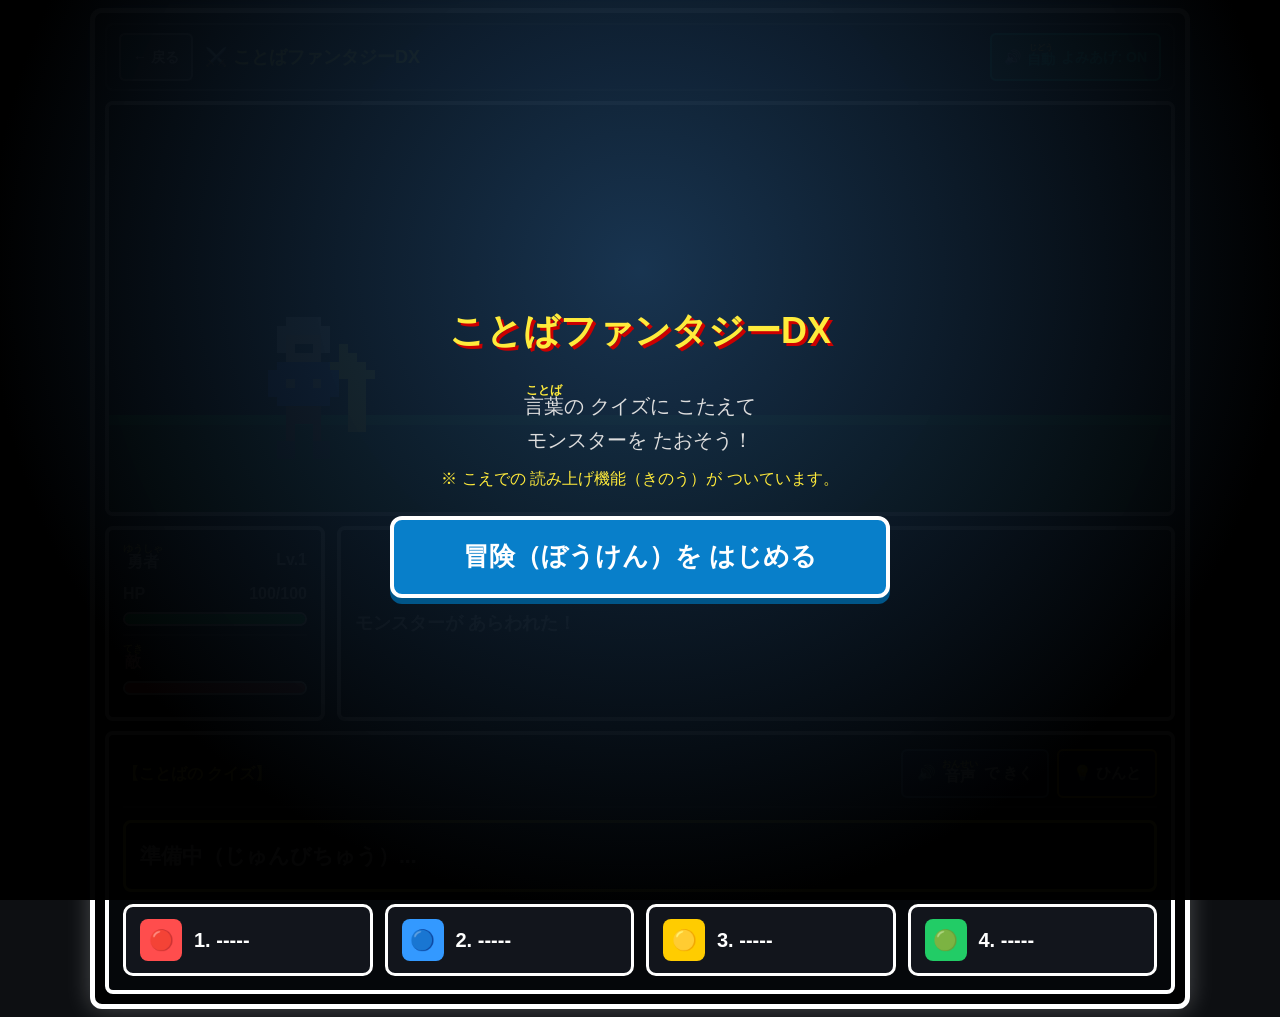
<file: kotoba-quest-ud.html>
<!DOCTYPE html>
<html lang="ja">
<head>
<meta charset="UTF-8">
<meta name="viewport" content="width=device-width, initial-scale=1, viewport-fit=cover, interactive-widget=resizes-content">
<title>ことばファンタジーDX - SIDE VIEW RPG -</title>
    <link rel="stylesheet" href="fontawesome/css/all.min.css">
<style>
  * {
    box-sizing: border-box;
    margin: 0;
    padding: 0;
    user-select: none;
    -webkit-user-select: none;
  }

  body {
    background-color: #0d0f12;
    color: #ffffff;
    font-family: 'BIZ UDPGothic', 'Hiragino Sans', 'Meiryo', 'Yu Gothic UI', sans-serif;
    display: flex;
    justify-content: center;
    align-items: flex-start;
    min-height: 100vh;
    padding: 12px;
    line-height: 1.6;
  }

  /* ゲーム全体コンテナ (高コントラスト・UDフレーム) */
  #game-container {
    width: 100%;
    max-width: 760px;
    background-color: #000000;
    border: 5px solid #ffffff;
    border-radius: 12px;
    box-shadow: 0 0 24px rgba(255, 255, 255, 0.25);
    padding: 14px;
    display: flex;
    flex-direction: column;
    gap: 14px;
  }

  /* コントロールヘッダー（音声読み上げ設定など） */
  .top-bar {
    display: flex;
    justify-content: space-between;
    align-items: center;
    flex-wrap: wrap;
    gap: 10px;
    background: #1a1d24;
    padding: 8px 12px;
    border-radius: 8px;
    border: 2px solid #555;
  }

  .top-title {
    font-size: 18px;
    font-weight: bold;
    color: #ffeb3b;
    display: flex;
    align-items: center;
    gap: 6px;
  }

  .toggle-btn {
    min-height: 48px;
    touch-action: manipulation;
    -webkit-tap-highlight-color: transparent;
    background: #2a2f3a;
    color: #fff;
    border: 2px solid #aaa;
    border-radius: 6px;
    padding: 6px 12px;
    font-size: 14px;
    font-weight: bold;
    cursor: pointer;
    display: flex;
    align-items: center;
    gap: 6px;
  }

  .toggle-btn:hover, .toggle-btn:focus {
    background: #3b4252;
    border-color: #ffeb3b;
    outline: none;
  }

  .toggle-btn.active {
    background: #1b4d3e;
    border-color: #00ffcc;
    color: #00ffcc;
  }

  /* DQ風ウィンドウ共通スタイル */
  .ud-box {
    background-color: #000000;
    border: 4px solid #ffffff;
    border-radius: 8px;
    padding: 14px;
    position: relative;
  }

  /* バトルキャンバス (サイドビュー表示) */
  .canvas-container {
    width: 100%;
    position: relative;
    background-color: #0a0d18;
    border: 4px solid #ffffff;
    border-radius: 8px;
    overflow: hidden;
  }

  canvas {
    display: block;
    width: 100%;
    height: auto;
    image-rendering: pixelated;
  }

  /* ステータス ＆ メッセージ表示 */
  .status-message-grid {
    display: grid;
    grid-template-columns: 220px 1fr;
    gap: 12px;
  }

  @media (max-width: 580px) {
    .status-message-grid {
      grid-template-columns: 1fr;
    }
  }

  .status-box {
    font-size: 16px;
    font-weight: bold;
  }

  .status-row {
    display: flex;
    justify-content: space-between;
    align-items: center;
    margin-bottom: 6px;
  }

  .hp-bar-outer {
    width: 100%;
    height: 14px;
    background-color: #333;
    border: 2px solid #fff;
    border-radius: 7px;
    overflow: hidden;
    margin-top: 2px;
    margin-bottom: 8px;
  }

  .hp-bar-inner {
    height: 100%;
    width: 100%;
    background-color: #00ff66;
    transition: width 0.3s ease, background-color 0.3s ease;
  }

  .message-box {
    font-size: 18px;
    font-weight: bold;
    min-height: 90px;
    display: flex;
    align-items: center;
    color: #ffffff;
    line-height: 1.7;
  }

  /* ルビ（ふりがな）の視認性調整 */
  ruby {
    ruby-align: center;
  }

  rt {
    font-size: 0.6em;
    color: #ffeb3b;
    font-weight: bold;
    line-height: 1.1;
  }

  /* クイズエリア */
  .quiz-section {
    display: flex;
    flex-direction: column;
    gap: 12px;
    background-color: #05070a;
  }

  .quiz-top-row {
    display: flex;
    justify-content: space-between;
    align-items: center;
    gap: 8px;
    border-bottom: 2px solid #333;
    padding-bottom: 8px;
  }

  .quiz-tag {
    color: #ffeb3b;
    font-size: 16px;
    font-weight: bold;
  }

  /* 音声・ヒントアクションボタン */
  .action-btn {
    min-height: 48px;
    touch-action: manipulation;
    -webkit-tap-highlight-color: transparent;
    background-color: #1e2838;
    color: #ffffff;
    border: 2px solid #6688bb;
    border-radius: 6px;
    padding: 8px 14px;
    font-size: 15px;
    font-weight: bold;
    font-family: inherit;
    cursor: pointer;
    display: flex;
    align-items: center;
    gap: 6px;
    transition: all 0.15s ease;
  }

  .action-btn:hover, .action-btn:focus {
    background-color: #2c3e55;
    border-color: #ffeb3b;
    color: #ffeb3b;
    outline: none;
    transform: translateY(-1px);
  }

  .action-btn:active {
    transform: translateY(1px);
  }

  .quiz-question-card {
    background-color: #111622;
    border: 3px solid #ffeb3b;
    border-radius: 8px;
    padding: 14px;
    font-size: 21px;
    font-weight: bold;
    line-height: 1.8;
    min-height: 70px;
  }

  /* ヒント表示ボックス */
  .hint-box {
    display: none;
    background-color: #2b2200;
    border: 2px solid #ffcc00;
    color: #fff8d6;
    border-radius: 6px;
    padding: 10px 14px;
    font-size: 16px;
    font-weight: bold;
    line-height: 1.6;
  }

  /* 選択肢ボタンエリア（図形＋色＋ルビ） */
  .options-container {
    display: grid;
    grid-template-columns: 1fr 1fr;
    gap: 12px;
  }

  @media (max-width: 580px) {
    .options-container {
      grid-template-columns: 1fr;
    }
  }

  .btn-option {
    background-color: #12151c;
    color: #ffffff;
    border: 3px solid #ffffff;
    border-radius: 10px;
    padding: 12px 14px;
    font-size: 20px;
    font-weight: bold;
    font-family: inherit;
    text-align: left;
    cursor: pointer;
    display: flex;
    align-items: center;
    gap: 12px;
    min-height: 64px;
    transition: all 0.15s ease;
  }

  .btn-option:hover:not(:disabled), .btn-option:focus:not(:disabled) {
    background-color: #252d3d;
    border-color: #ffeb3b;
    box-shadow: 0 0 12px rgba(255, 235, 59, 0.4);
    outline: none;
  }

  .btn-option:disabled {
    opacity: 0.4;
    cursor: not-allowed;
  }

  /* 視覚補助用シンボルバッジ (🔴, 🔵, 🟡, 🟢) */
  .shape-badge {
    display: inline-flex;
    justify-content: center;
    align-items: center;
    width: 42px;
    height: 42px;
    border-radius: 8px;
    font-size: 20px;
    font-weight: bold;
    flex-shrink: 0;
    color: #000;
  }

  .badge-red { background-color: #ff4d4d; color: #fff; }
  .badge-blue { background-color: #3399ff; color: #fff; }
  .badge-yellow { background-color: #ffcc00; color: #000; }
  .badge-green { background-color: #22cc66; color: #fff; }

  /* スタート・結果オーバーレイ */
  .overlay {
    /* スタート／結果画面はキャンバス内ではなくブラウザの表示領域全体で表示します。 */
    position: fixed;
    inset: 0;
    width: 100vw;
    height: 100vh;
    height: 100dvh;
    overflow-y: auto;
    -webkit-overflow-scrolling: touch;
    background: radial-gradient(ellipse at 50% 30%, rgba(25,54,83,.97), rgba(0,0,0,.98) 72%);
    display: flex;
    flex-direction: column;
    justify-content: center;
    align-items: center;
    gap: clamp(14px, 3vh, 24px);
    padding: max(22px, env(safe-area-inset-top)) max(18px, env(safe-area-inset-right)) max(22px, env(safe-area-inset-bottom)) max(18px, env(safe-area-inset-left));
    text-align: center;
    z-index: 600;
    overscroll-behavior: contain;
  }

  .overlay-title {
    width: 100%;
    max-width: 620px;
    font-size: clamp(26px, 6.5vw, 36px);
    font-weight: bold;
    color: #ffeb3b;
    text-shadow: 3px 3px 0 #cc0000;
  }

  .overlay-desc {
    width: 100%;
    font-size: clamp(17px, 4.4vw, 20px);
    color: #dddddd;
    max-width: 480px;
    line-height: 1.7;
  }

  .big-start-btn {
    width: 100%;
    min-height: 76px;
    max-width: 500px;
    display: flex;
    justify-content: center;
    align-items: center;
    background: #087fca;
    color: #ffffff;
    border: 4px solid #ffffff;
    padding: 18px 22px;
    font-size: clamp(21px, 5.2vw, 26px);
    line-height: 1.45;
    font-weight: bold;
    font-family: inherit;
    cursor: pointer;
    border-radius: 12px;
    box-shadow: 0 6px 0 #005588;
    transition: transform 0.1s ease, background-color 0.1s ease, box-shadow 0.1s ease;
    touch-action: manipulation;
    -webkit-tap-highlight-color: transparent;
    user-select: none;
  }

  .big-start-btn:hover, .big-start-btn:focus {
    background: #00aaff;
    transform: translateY(-2px);
    box-shadow: 0 8px 0 #005588;
    outline: none;
  }

  .big-start-btn:active {
    transform: translateY(4px);
    box-shadow: 0 2px 0 #005588;
  }


  /* ============================================================
     追加：会話イベント＋縦横対応
     ============================================================ */
  .event-overlay {
    /* PC・タブレット・スマートフォンの表示領域に合わせます。 */
    display: none;
    position: fixed;
    inset: 0;
    width: 100vw;
    height: 100vh;
    height: 100dvh;
    z-index: 500;
    align-items: stretch;
    justify-content: stretch;
    background: #000;
    overflow: hidden;
    padding: env(safe-area-inset-top) env(safe-area-inset-right) env(safe-area-inset-bottom) env(safe-area-inset-left);
  }
  .event-bg {
    position: absolute;
    inset: 0;
    background: linear-gradient(rgba(0,0,0,.08), rgba(0,0,0,.18)), url('images/ivent/back_1.jpg?v=69') center/cover no-repeat;
    animation: eventBgMove 14s ease-in-out infinite alternate;
    transform: scale(1.04);
  }
  @keyframes eventBgMove {
    0% { transform: scale(1.04) translate3d(0,0,0); }
    100% { transform: scale(1.08) translate3d(-1.5%, -1%, 0); }
  }
  .event-character {
    position: absolute;
    left: 50%;
    bottom: clamp(180px, 25vh, 235px);
    width: min(68vw, 430px);
    height: min(58vh, 500px);
    max-height: none;
    display: flex;
    align-items: flex-end;
    justify-content: center;
    pointer-events: none;
    filter: drop-shadow(0 8px 14px rgba(0,0,0,.45));
    animation: eventCharacterFloat 2.8s ease-in-out infinite;
  }
  .event-character.rare-event { filter: drop-shadow(0 0 18px rgba(255,218,87,.95)) drop-shadow(0 0 34px rgba(255,165,0,.65)); animation: eventCharacterFloat 2.8s ease-in-out infinite, rareCharacterPulse 1.1s ease-in-out 3; }
  .event-character.rare-event::after { content:"✨ レア登場！ ✨"; position:absolute; top:-8%; left:50%; transform:translateX(-50%); white-space:nowrap; padding:6px 13px; border-radius:999px; color:#382300; background:linear-gradient(90deg,#ffe789,#fff7cd,#ffc84d); border:2px solid #fff3b2; font-size:clamp(13px,2vw,20px); font-weight:900; box-shadow:0 0 20px rgba(255,210,70,.8); animation:rareLabelPop .65s ease-out both; }
  @keyframes rareCharacterPulse { 0%,100% { filter:drop-shadow(0 0 10px rgba(255,218,87,.6)); } 50% { filter:drop-shadow(0 0 28px rgba(255,218,87,1)) drop-shadow(0 0 44px rgba(255,165,0,.8)); } }
  @keyframes rareLabelPop { 0% {opacity:0; transform:translateX(-50%) scale(.45) translateY(12px);} 75% {opacity:1; transform:translateX(-50%) scale(1.08);} 100% {opacity:1; transform:translateX(-50%) scale(1);} }
  @keyframes eventCharacterFloat {
    0%,100% { transform: translate(-50%, 0); }
    50% { transform: translate(-50%, -6px); }
  }
  .event-character img {
    display: block;
    width: auto;
    height: 100%;
    max-width: 100%;
    max-height: 100%;
    object-fit: contain;
    object-position: center bottom;
  }
  .event-dialog {
    position: absolute;
    left: 5%;
    right: 5%;
    bottom: 4%;
    min-height: 25%;
    background: rgba(0,0,0,.92);
    border: 4px solid #fff;
    border-radius: 12px;
    box-shadow: 0 0 0 3px rgba(0,0,0,.65), 0 8px 22px rgba(0,0,0,.4);
    padding: 15px 18px 16px;
    z-index: 2;
  }
  .event-dialog-name {
    display: inline-block;
    margin: -30px 0 6px;
    padding: 4px 14px;
    background: #0b4d7a;
    color: #fff;
    border: 3px solid #fff;
    border-radius: 8px;
    font-size: 18px;
    font-weight: 900;
  }
  .event-dialog-text {
    min-height: 58px;
    color: #fff;
    font-size: clamp(16px, 3.2vw, 22px);
    font-weight: 900;
    line-height: 1.7;
    white-space: pre-wrap;
    padding-right: 48px;
  }
  .event-dialog-replay {
    display: inline-flex;
    align-items: center;
    justify-content: center;
    position: relative;
    margin-top: 5px;
    min-height: 42px;
    padding: 8px 13px;
    border: 2px solid rgba(255,255,255,.95);
    border-radius: 9px;
    background: #087cae;
    color: #fff;
    font-size: 15px;
    font-weight: 900;
    cursor: pointer;
    box-shadow: 0 3px 0 #044c72;
  }
  .event-dialog-replay:focus-visible { outline: 4px solid #ffdf58; outline-offset: 2px; }
  .event-dialog-replay:active { transform: translateY(2px); box-shadow: 0 1px 0 #044c72; }
  .event-dialog-next {
    position: absolute;
    right: 14px;
    bottom: 10px;
    width: 46px;
    height: 46px;
    border-radius: 50%;
    border: 3px solid #fff;
    background: #0088cc;
    color: #fff;
    font-size: 23px;
    font-weight: 900;
    cursor: pointer;
    box-shadow: 0 4px 0 #005588;
  }
  .event-dialog-next:active { transform: translateY(3px); box-shadow: 0 1px 0 #005588; }

  .overlay-actions {
    display: flex;
    flex-direction: column;
    align-items: center;
    justify-content: center;
    gap: 14px;
    width: 100%;
    max-width: 520px;
  }
  .overlay-secondary-btn {
    background: #1a1d24;
    color: #fff;
    border: 3px solid #fff;
    border-radius: 10px;
    padding: 12px 20px;
    font-size: 18px;
    font-weight: 900;
    cursor: pointer;
  }
  .overlay-secondary-btn:active { transform: translateY(2px); }


  @media (orientation: landscape) and (max-height: 520px) {
    .overlay { justify-content: flex-start; gap: 10px; padding-top: 14px; padding-bottom: 14px; }
    .overlay-title { font-size: clamp(22px, 4vw, 30px); }
    .overlay-desc { font-size: 16px; line-height: 1.45; }
    .big-start-btn { min-height: 64px; padding: 12px 18px; }
    .event-character { bottom: 132px; height: min(60vh, 250px); width: min(34vw, 300px); }
  }

  @media (orientation: landscape) and (min-width: 700px) {
    body { padding: 8px; }
    #game-container { max-width: 1100px; gap: 10px; padding: 10px; }
    .canvas-container canvas { max-height: 46vh; }
    .event-character { left: 50%; width: min(34vw, 340px); height: min(62vh, 280px); bottom: 145px; }
    .event-dialog { left: 3%; right: 3%; bottom: 3%; min-height: 23%; }
    .event-dialog-text { font-size: clamp(15px, 2.1vw, 21px); }
    .status-message-grid { grid-template-columns: 220px 1fr; }
    .options-container { grid-template-columns: repeat(4, 1fr); }
  }

  @media (orientation: portrait) and (max-width: 699px) {
    .event-character { left: 50%; width: min(66vw, 390px); height: min(58vh, 470px); bottom: clamp(190px, 27vh, 235px); }
    .event-dialog { min-height: 29%; }
    .event-dialog-text { font-size: 17px; padding-right: 8px; }
    .event-dialog-replay { font-size: 14px; min-height: 40px; padding: 7px 10px; }
    .overlay { justify-content: center; gap: 14px; }
    .overlay-desc { max-width: 440px; line-height: 1.6; }
    .overlay-actions { max-width: 440px; }
    .big-start-btn { min-height: 80px; }
    .overlay-secondary-btn { min-height: 54px; width: 100%; }
    .options-container { grid-template-columns: 1fr 1fr; }
  }

</style>
  <link rel="stylesheet" href="browser-responsive.css">
</head>
<body>

<div id="game-container">
  <!-- 上部コントロールバー -->
  <div class="top-bar">
    <div class="top-title">
      <button id="btn-back-main" class="toggle-btn" type="button" title="ことばクエスト本体へ戻る" style="margin-right: 6px;">← 戻る</button>
      <span>⚔️</span>
      <span>ことばファンタジーDX</span>
    </div>
    <div style="display: flex; gap: 8px;">
      <button id="btn-auto-speech" class="toggle-btn active" title="自動で問題を読み上げます">
        🔊 <ruby>自動<rt>じどう</rt></ruby>よみあげ: ON
      </button>
    </div>
  </div>

  <!-- サイドビュー戦闘キャンバス -->
  <div class="canvas-container">
    <canvas id="battleCanvas" width="600" height="230"></canvas>
  </div>

  <!-- 画面全体に重ねる会話イベント。canvasのoverflowに切られません。 -->
    <!-- ことばクエスト会話イベント（ねこまる） -->
    <div id="eventOverlay" class="event-overlay" aria-live="polite">
      <div class="event-bg"></div>
      <div class="event-character">
        <img id="eventCharacterImage" src="images/ivent/cat_1_crop.png?v=69" alt="ねこまる">
      </div>
      <div class="event-dialog">
        <div id="eventName" class="event-dialog-name">ねこまる</div>
        <div id="eventText" class="event-dialog-text"></div>
        <button id="eventReplayBtn" class="event-dialog-replay" type="button" aria-label="セリフをもう一度聞く">🔊 もう一度聞く</button>
        <button id="eventNextBtn" class="event-dialog-next" type="button" aria-label="次へ">▼</button>
      </div>
    </div>
    
    <!-- スタート / ゲームオーバー画面 -->
    <div id="overlay" class="overlay">
      <div id="overlay-title" class="overlay-title">ことばファンタジーDX</div>
      <div id="overlay-desc" class="overlay-desc">
        <ruby>言葉<rt>ことば</rt></ruby>の クイズに こたえて<br>
        モンスターを たおそう！<br>
        <span style="color: #ffeb3b; font-size: 16px; margin-top: 8px; display: block;">
          ※ こえでの 読み上げ機能（きのう）が ついています。
        </span>
      </div>
      <div class="overlay-actions">
        <button id="start-btn" class="big-start-btn">冒険（ぼうけん）を はじめる</button>
        <button id="record-btn" class="overlay-secondary-btn" type="button" style="display:none;">📊 トレーニングの記録を見る</button>
      </div>
    </div>

  <!-- ステータス ＆ メッセージ表示 -->
  <div class="status-message-grid">
    <div class="ud-box status-box">
      <div class="status-row">
        <span><ruby>勇者<rt>ゆうしゃ</rt></ruby></span>
        <span>Lv.<span id="hero-lv">1</span></span>
      </div>
      <div class="status-row">
        <span>HP</span>
        <span><span id="hero-hp">100</span>/<span id="hero-maxhp">100</span></span>
      </div>
      <div class="hp-bar-outer">
        <div id="hero-hp-bar" class="hp-bar-inner"></div>
      </div>

      <hr style="border: 1px solid #333; margin: 8px 0;">

      <div class="status-row">
        <span id="enemy-name" style="color: #ff9999;"><ruby>敵<rt>てき</rt></ruby></span>
      </div>
      <div class="hp-bar-outer">
        <div id="enemy-hp-bar" class="hp-bar-inner" style="background-color: #ff4d4d;"></div>
      </div>
    </div>

    <div class="ud-box message-box">
      <div id="message-text">モンスターが あらわれた！</div>
    </div>
  </div>

  <!-- クイズ / コマンドエリア -->
  <div class="ud-box quiz-section">
    <div class="quiz-top-row">
      <div class="quiz-tag" id="quiz-tag">【ことばの クイズ】</div>
      <div style="display: flex; gap: 8px;">
        <button id="btn-read-question" class="action-btn">
          🔊 <ruby>音声<rt>おんせい</rt></ruby>で きく
        </button>
        <button id="btn-show-hint" class="action-btn" style="border-color: #ffcc00;">
          💡 ひんと
        </button>
      </div>
    </div>

    <!-- 問題文 -->
    <div class="quiz-question-card" id="quiz-question">
      準備中（じゅんびちゅう）...
    </div>

    <!-- ヒント領域 -->
    <div id="hint-box" class="hint-box">
      💡 ヒントが ここに 表示（ひょうじ）されます。
    </div>

    <!-- 選択肢ボタン（4択） -->
    <div class="options-container" id="options-container">
      <button class="btn-option" onclick="selectAnswer(0)">
        <span class="shape-badge badge-red">🔴</span>
        <span class="opt-text">1. -----</span>
      </button>
      <button class="btn-option" onclick="selectAnswer(1)">
        <span class="shape-badge badge-blue">🔵</span>
        <span class="opt-text">2. -----</span>
      </button>
      <button class="btn-option" onclick="selectAnswer(2)">
        <span class="shape-badge badge-yellow">🟡</span>
        <span class="opt-text">3. -----</span>
      </button>
      <button class="btn-option" onclick="selectAnswer(3)">
        <span class="shape-badge badge-green">🟢</span>
        <span class="opt-text">4. -----</span>
      </button>
    </div>
  </div>
</div>

<script src="android-bridge-android.js"></script>
<script>
// ==========================================
// 1. Web Audio API レトロサウンド効果音
// ==========================================
const AudioContext = window.AudioContext || window.webkitAudioContext;
let audioCtx = null;

function initAudio() {
  if (!audioCtx) {
    audioCtx = new AudioContext();
  }
}

function playSE(type) {
  if (!audioCtx) return;
  const now = audioCtx.currentTime;

  if (type === 'click') {
    const osc = audioCtx.createOscillator();
    const gain = audioCtx.createGain();
    osc.connect(gain); gain.connect(audioCtx.destination);
    osc.type = 'square';
    osc.frequency.setValueAtTime(800, now);
    gain.gain.setValueAtTime(0.1, now);
    gain.gain.linearRampToValueAtTime(0, now + 0.05);
    osc.start(now); osc.stop(now + 0.05);
  } 
  else if (type === 'attack') {
    const osc = audioCtx.createOscillator();
    const gain = audioCtx.createGain();
    osc.connect(gain); gain.connect(audioCtx.destination);
    osc.type = 'sawtooth';
    osc.frequency.setValueAtTime(450, now);
    osc.frequency.exponentialRampToValueAtTime(50, now + 0.15);
    gain.gain.setValueAtTime(0.25, now);
    gain.gain.linearRampToValueAtTime(0, now + 0.15);
    osc.start(now); osc.stop(now + 0.15);
  }
  else if (type === 'correct') {
    [523.25, 659.25, 783.99, 1046.50].forEach((freq, idx) => {
      const osc = audioCtx.createOscillator();
      const gain = audioCtx.createGain();
      osc.connect(gain); gain.connect(audioCtx.destination);
      osc.type = 'sine';
      osc.frequency.setValueAtTime(freq, now + idx * 0.08);
      gain.gain.setValueAtTime(0.2, now + idx * 0.08);
      gain.gain.linearRampToValueAtTime(0, now + idx * 0.08 + 0.15);
      osc.start(now + idx * 0.08); osc.stop(now + idx * 0.08 + 0.15);
    });
  }
  else if (type === 'wrong') {
    const osc = audioCtx.createOscillator();
    const gain = audioCtx.createGain();
    osc.connect(gain); gain.connect(audioCtx.destination);
    osc.type = 'sawtooth';
    osc.frequency.setValueAtTime(160, now);
    osc.frequency.setValueAtTime(110, now + 0.15);
    gain.gain.setValueAtTime(0.25, now);
    gain.gain.linearRampToValueAtTime(0, now + 0.3);
    osc.start(now); osc.stop(now + 0.3);
  }
  else if (type === 'hint') {
    const osc = audioCtx.createOscillator();
    const gain = audioCtx.createGain();
    osc.connect(gain); gain.connect(audioCtx.destination);
    osc.type = 'sine';
    osc.frequency.setValueAtTime(587.33, now);
    osc.frequency.setValueAtTime(880, now + 0.1);
    gain.gain.setValueAtTime(0.15, now);
    gain.gain.linearRampToValueAtTime(0, now + 0.25);
    osc.start(now); osc.stop(now + 0.25);
  }
  else if (type === 'fanfare') {
    const notes = [523.25, 523.25, 523.25, 659.25, 783.99, 1046.50];
    const times = [0, 0.1, 0.2, 0.3, 0.45, 0.6];
    const dur = [0.08, 0.08, 0.08, 0.12, 0.12, 0.4];
    notes.forEach((freq, idx) => {
      const osc = audioCtx.createOscillator();
      const gain = audioCtx.createGain();
      osc.connect(gain); gain.connect(audioCtx.destination);
      osc.type = 'triangle';
      osc.frequency.setValueAtTime(freq, now + times[idx]);
      gain.gain.setValueAtTime(0.2, now + times[idx]);
      gain.gain.linearRampToValueAtTime(0, now + times[idx] + dur[idx]);
      osc.start(now + times[idx]); osc.stop(now + times[idx] + dur[idx]);
    });
  }
}

// ==========================================
// 2. 音声読み上げ機能（Web Speech API）
// ==========================================
let autoSpeechEnabled = true;
let speechRequestToken = 0;

function chooseJapaneseVoice(voices) {
  const jp = (voices || []).filter(v => /^ja([_-]|$)/i.test(v.lang || ''));
  if (!jp.length) return null;
  return jp.find(v => /natural|neural|premium|online/i.test(v.name || ''))
      || jp.find(v => /google|microsoft/i.test(v.name || ''))
      || jp[0];
}

function speakText(text, onEndCallback = null) {
  if (!text) return false;
  if (window.AndroidSpeech && typeof window.AndroidSpeech.speak === 'function') {
    try {
      window.AndroidSpeech.speak(String(text).replace(/\s+/g, ' ').trim());
      if (typeof onEndCallback === 'function') window.setTimeout(onEndCallback, Math.min(12000, Math.max(900, String(text).length * 95)));
      return true;
    } catch (e) {}
  }
  if (!('speechSynthesis' in window) || typeof SpeechSynthesisUtterance === 'undefined') return false;
  const token = ++speechRequestToken;
  try { window.speechSynthesis.cancel(); } catch (e) {}
  const startSpeech = () => {
    if (token !== speechRequestToken || document.hidden) return;
    try {
      const utterance = new SpeechSynthesisUtterance(String(text).replace(/\s+/g, ' ').trim());
      utterance.lang = 'ja-JP';
      utterance.rate = 0.86;
      utterance.pitch = 1.0;
      utterance.volume = 1.0;
      const voice = chooseJapaneseVoice(window.speechSynthesis.getVoices());
      if (voice) utterance.voice = voice;
      if (onEndCallback) utterance.onend = () => { if (token === speechRequestToken) onEndCallback(); };
      window.speechSynthesis.speak(utterance);
    } catch (e) { console.warn('読み上げを開始できませんでした', e); }
  };
  // 一部ブラウザでは日本語音声一覧の読み込みに少し時間がかかります。
  if (window.speechSynthesis.getVoices().length) startSpeech();
  else window.setTimeout(startSpeech, 220);
  return true;
}

function stopSpeech() {
  speechRequestToken++;
  try { if (window.AndroidSpeech && typeof window.AndroidSpeech.stopTts === 'function') window.AndroidSpeech.stopTts(); } catch (e) {}
  if ('speechSynthesis' in window) {
    try { speechSynthesis.cancel(); } catch (e) {}
  }
}

function returnToKotobaQuest() {
  stopSpeech();
  if (window.AndroidApp && typeof window.AndroidApp.returnToMain === 'function') {
    try { window.AndroidApp.returnToMain(); return; } catch (e) {}
  }
  window.location.href = 'index.html#title';
}

window.addEventListener('pagehide', function(){ stopSpeech(); clearGameActionTimers(); });
document.addEventListener('visibilitychange', function(){ if(document.hidden){ stopSpeech(); clearGameActionTimers(); } });

// ==========================================
// 3. ゲームデータ（UD設計・ルビ付き）
// ==========================================
const ENEMIES = [
  { name: "スライム", hp: 40, maxHp: 40, atk: 10, type: "slime" },
  { name: "どくむし", hp: 60, maxHp: 60, atk: 15, type: "bug" },
  { name: "あくまのきし", hp: 85, maxHp: 85, atk: 20, type: "knight" },
  { name: "ドラゴン", hp: 110, maxHp: 110, atk: 25, type: "dragon" },
  { name: "りゅうおう", hp: 150, maxHp: 150, atk: 30, type: "maou" }
];

const QUIZZES = [
  {
    qHtml: "「<ruby>馬<rt>うま</rt></ruby>の <ruby>耳<rt>みみ</rt></ruby>に ◯◯」に入る 言葉は？",
    qSpeech: "うまの みみに、何。にはいる ことばは？",
    opts: [
      { html: "<ruby>念仏<rt>ねんぶつ</rt></ruby>", speech: "ねんぶつ" },
      { html: "<ruby>音楽<rt>おんがく</rt></ruby>", speech: "おんがく" },
      { html: "<ruby>秘密<rt>ひみつ</rt></ruby>", speech: "ひみつ" },
      { html: "<ruby>質問<rt>しつもん</rt></ruby>", speech: "しつもん" }
    ],
    a: 0,
    hintText: "💡 ことわざ全体の意味と、前後の言葉のつながりを考えてみよう。",
    hintSpeech: "ヒント。ことわざ全体の意味と、前後の言葉のつながりを考えてみよう。",
    expHtml: "【<ruby>馬<rt>うま</rt></ruby>の<ruby>耳<rt>みみ</rt></ruby>に<ruby>念仏<rt>ねんぶつ</rt></ruby>】いくら 良い意見（いけん）を 言っても 効（き）き目がないこと。",
    expSpeech: "うまの みみに ねんぶつ。いくら よい いけんを いっても ききめがないこと。"
  },
  {
    qHtml: "「<ruby>一期一会<rt>いちごいちえ</rt></ruby>」の 正（ただ）しい 読み方は？",
    qSpeech: "いちごいちえ の、ただしい よみかたは？",
    opts: [
      { html: "いちきいちかい", speech: "いちきいちかい" },
      { html: "いちごいちえ", speech: "いちごいちえ" },
      { html: "いっかいいちあい", speech: "いっかいいちあい" },
      { html: "いちごいちかい", speech: "いちごいちかい" }
    ],
    a: 1,
    hintText: "💡 四つの漢字がつながった言葉です。読み方をゆっくり考えてみよう。",
    hintSpeech: "ヒント。四つの漢字がつながった言葉です。読み方をゆっくり考えてみよう。",
    expHtml: "【<ruby>一期一会<rt>いちごいちえ</rt></ruby>】一生に 一度だけの 出会い。",
    expSpeech: "いちごいちえ。いっしょうに いちどだけの であい。"
  },
  {
    qHtml: "「<ruby>犬<rt>いぬ</rt></ruby>も <ruby>歩<rt>ある</rt></ruby>けば ◯◯にあたる」に入る 言葉は？",
    qSpeech: "いぬも あるけば、何にあたる。にはいる ことばは？",
    opts: [
      { html: "<ruby>壁<rt>かべ</rt></ruby>", speech: "かべ" },
      { html: "<ruby>石<rt>いし</rt></ruby>", speech: "いし" },
      { html: "<ruby>棒<rt>ぼう</rt></ruby>", speech: "ぼう" },
      { html: "<ruby>穴<rt>あな</rt></ruby>", speech: "あな" }
    ],
    a: 2,
    hintText: "💡 何かを始めたとき、思いがけないことが起きる場合を表すことわざです。",
    hintSpeech: "何かを始めたとき、思いがけないことが起きる場合を表すことわざです。。",
    expHtml: "【<ruby>犬<rt>いぬ</rt></ruby>も<ruby>歩<rt>ある</rt></ruby>けば<ruby>棒<rt>ぼう</rt></ruby>にあたる】何か 行動（こうどう）すると 思わぬことに 出会うこと。",
    expSpeech: "いぬもあるけば ぼうにあたる。なにか こうどうすると おもわぬことに であうこと。"
  },
  {
    qHtml: "「<ruby>雨<rt>あめ</rt></ruby>ふって <ruby>地<rt>ち</rt></ruby> ◯◯」に入る 言葉は？",
    qSpeech: "あめふって、ち、何。にはいる ことばは？",
    opts: [
      { html: "<ruby>固<rt>かた</rt></ruby>まる", speech: "かたまる" },
      { html: "<ruby>流<rt>なが</rt></ruby>れる", speech: "ながれる" },
      { html: "<ruby>乾<rt>かわ</rt></ruby>く", speech: "かわく" },
      { html: "<ruby>割<rt>わ</rt></ruby>れる", speech: "われる" }
    ],
    a: 0,
    hintText: "💡 雨が降る前と後で、地面の様子がどう変わるか考えてみよう。",
    hintSpeech: "ヒント。雨が降る前と後で、地面の様子がどう変わるか考えてみよう。",
    expHtml: "【<ruby>雨<rt>あめ</rt></ruby>ふって<ruby>地<rt>ち</rt></ruby><ruby>固<rt>かた</rt></ruby>まる】もめ事（ごと）の あとは、かえって 仲良（なかよ）くなること。",
    expSpeech: "あめふって ちかたまる。もめごとのあとは かえって なかよくなること。"
  },
  {
    qHtml: "「<ruby>七<rt>なな</rt></ruby>ころび ◯◯起き」に入る 数字（すうじ）は？",
    qSpeech: "ななころび、何起き。にはいる すうじは？",
    opts: [
      { html: "<ruby>六<rt>むっ</rt></ruby>つ", speech: "むっつ" },
      { html: "<ruby>七<rt>なな</rt></ruby>つ", speech: "ななつ" },
      { html: "<ruby>八<rt>や</rt></ruby>つ", speech: "やっつ" },
      { html: "<ruby>九<rt>ここの</rt></ruby>つ", speech: "ここのつ" }
    ],
    a: 2,
    hintText: "💡 失敗しても、もう一度立ち上がることを表す数字を考えてみよう。",
    hintSpeech: "ヒント。失敗しても、もう一度立ち上がることを表す数字を考えてみよう。",
    expHtml: "【<ruby>七<rt>なな</rt></ruby>ころび<ruby>八<rt>や</rt></ruby>起き】何回（なんかい） 失敗（しっぱい）しても あきらめないこと。",
    expSpeech: "ななころび やおき。なんかい しっぱいしても あきらめないこと。"
  },
  {
    qHtml: "「<ruby>石<rt>いし</rt></ruby>の <ruby>上<rt>うえ</rt></ruby>にも ◯年」に入る 数字は？",
    qSpeech: "いしの うえにも、何ねん。にはいる すうじは？",
    opts: [
      { html: "<ruby>一<rt>いち</rt></ruby>ねん", speech: "いちねん" },
      { html: "<ruby>三<rt>さん</rt></ruby>ねん", speech: "さんねん" },
      { html: "<ruby>五<rt>ご</rt></ruby>ねん", speech: "ごねん" },
      { html: "<ruby>十<rt>じゅう</rt></ruby>ねん", speech: "じゅうねん" }
    ],
    a: 1,
    hintText: "💡 長い時間、続けることに関係する有名なことわざです。",
    hintSpeech: "ヒント。長い時間、続けることに関係する有名なことわざです。",
    expHtml: "【<ruby>石<rt>いし</rt></ruby>の<ruby>上<rt>うえ</rt></ruby>にも<ruby>三<rt>さん</rt></ruby>年】辛（つら）くても がまんして 続（つづ）ければ 報（むく）われること。",
    expSpeech: "いしのうえにも さんねん。つらくても がまんして つづければ むくわれること。"
  }
];

// 形状シンボルの定義（赤丸・青角・黄三角・緑星）
const BADGE_CONFIGS = [
  { class: "badge-red", shape: "🔴", text: "赤・丸" },
  { class: "badge-blue", shape: "🔵", text: "青・四角" },
  { class: "badge-yellow", shape: "🟡", text: "黄・三角" },
  { class: "badge-green", shape: "🟢", text: "緑・星" }
];

// ==========================================
// 4. ゲーム状態管理
// ==========================================
let hero = { lv: 1, hp: 100, maxHp: 100, atk: 35 };
let enemyIndex = 0;
let currentEnemy = null;
let currentQuiz = null;
let quizPool = [];
let isProcessing = false;
let gameStartedAt = null;
let answeredCount = 0;
let correctCount = 0;
let recordSaved = false;

// ==========================================
// 5. バトル画面描画（Canvas ＆ アニメーション）
// ==========================================
const canvas = document.getElementById('battleCanvas');
const ctx = canvas.getContext('2d');
let heroX = 90, heroY = 120;
let enemyX = 420, enemyY = 100;
let heroShake = 0, enemyShake = 0;
let slashEffect = false;
let damageTexts = [];

// ドット絵定義 (16x16)
const HERO_PIXEL = [
  "..1111..........",
  ".111111.........",
  ".122221.........",
  ".123321.4.......",
  "..2222..44......",
  ".5555554444.....",
  "555555554444....",
  "55155155.44.....",
  "55555555.44.....",
  ".555555..44.....",
  "..6666...44.....",
  "..6666...44.....",
  "..6..6...44.....",
  "..6..6..........",
  ".77..77.........",
  ".77..77........."
];
const PALETTE_HERO = {
  '1': '#c0c0c0', '2': '#ffcc99', '3': '#111', '4': '#ffff33', '5': '#3366ff', '6': '#8b4513', '7': '#444'
};

const MONSTER_PIXELS = {
  slime: [
    "......11........", ".....1111.......", "....111111......", "...11111111.....",
    "..1111111111....", ".111111111111...", ".112211112211...", "11233211233211..",
    "11233211233211..", "11122111122111..", "11111111111111..", "11114444441111..",
    ".111111111111...", ".111111111111...", "..1111111111....", "................"
  ],
  bug: [
    ".....1111.......", "....112211......", "....112211......", ".....1111.......",
    "...33333333.....", "..3344334433....", "..3344334433....", "..3333333333....",
    ".333333333333...", ".333333333333...", ".333333333333...", ".33..33..33.....",
    "33...33...33....", "................", "................", "................"
  ],
  knight: [
    "....111111......", "....122221......", "....123231......", "....122221......",
    "..1111111111....", ".111111111111...", ".111111111111...", ".111111111111...",
    ".11.111111.11...", "11..111111..11..", "11..111111..11..", "....11..11......",
    "....11..11......", "....11..11......", "...111..111.....", "...111..111....."
  ],
  dragon: [
    "......111.......", ".....111111.....", "....12211111....", "...113311111....",
    "..1111111111....", "44.11111111.44..", "44411555511444..", ".441155551144...",
    "..4111111114....", "...11111111.....", "...111..111.....", "...111..111.....",
    "..111....111....", "..111....111....", ".111......111...", "................"
  ],
  maou: [
    "...11....11.....", "...111..111.....", "....111111......", "....222222......",
    "....232232......", "...44222244.....", "..4442222444....", ".444455554444...",
    ".444455554444...", "..4445555444....", "...44555544.....", "....455554......",
    "....455554......", "....44..44......", "...444..444.....", "...444..444....."
  ]
};

const MONSTER_PALETTES = {
  slime: { '1': '#3399ff', '2': '#ffffff', '3': '#000000', '4': '#1166cc' },
  bug: { '1': '#ff3333', '2': '#ffff00', '3': '#9933ff', '4': '#550099' },
  knight: { '1': '#aaaaaa', '2': '#ffffff', '3': '#ff0000' },
  dragon: { '1': '#33cc33', '2': '#ffff66', '3': '#ff0000', '4': '#228822', '5': '#ff9900' },
  maou: { '1': '#ff0055', '2': '#9900cc', '3': '#ffff00', '4': '#ffff00', '5': '#330066' }
};

function drawPixelArt(pixels, palette, startX, startY, pixelSize = 5) {
  for (let r = 0; r < pixels.length; r++) {
    for (let c = 0; c < pixels[r].length; c++) {
      const char = pixels[r][c];
      if (char !== '.' && palette[char]) {
        ctx.fillStyle = palette[char];
        ctx.fillRect(startX + c * pixelSize, startY + r * pixelSize, pixelSize, pixelSize);
      }
    }
  }
}

function render() {
  // 背景描画（高コントラストで視認性を確保）
  ctx.fillStyle = '#0a0d18';
  ctx.fillRect(0, 0, canvas.width, canvas.height);

  // 地面
  ctx.fillStyle = '#115522';
  ctx.fillRect(0, 175, canvas.width, 55);
  ctx.fillStyle = '#22aa44';
  ctx.fillRect(0, 175, canvas.width, 6);

  // 勇者描画
  const hX = heroX + (Math.random() - 0.5) * heroShake;
  const hY = heroY + (Math.random() - 0.5) * heroShake;
  drawPixelArt(HERO_PIXEL, PALETTE_HERO, hX, hY, 5);

  // 敵モンスター描画
  if (currentEnemy && currentEnemy.hp > 0) {
    const eX = enemyX + (Math.random() - 0.5) * enemyShake;
    const eY = enemyY + (Math.random() - 0.5) * enemyShake;
    const pData = MONSTER_PIXELS[currentEnemy.type];
    const pColor = MONSTER_PALETTES[currentEnemy.type];
    drawPixelArt(pData, pColor, eX, eY, 6);
  }

  // 斬撃エフェクト
  if (slashEffect) {
    ctx.strokeStyle = '#ffffff';
    ctx.lineWidth = 8;
    ctx.beginPath();
    ctx.moveTo(enemyX - 10, enemyY - 10);
    ctx.lineTo(enemyX + 90, enemyY + 90);
    ctx.stroke();
  }

  // ダメージ数値ポップアップ
  for (let i = damageTexts.length - 1; i >= 0; i--) {
    let dt = damageTexts[i];
    ctx.font = 'bold 26px sans-serif';
    ctx.fillStyle = dt.color;
    ctx.strokeStyle = '#000000';
    ctx.lineWidth = 4;
    ctx.strokeText(dt.text, dt.x, dt.y);
    ctx.fillText(dt.text, dt.x, dt.y);
    dt.y -= 1;
    dt.alpha -= 0.02;
    if (dt.alpha <= 0) damageTexts.splice(i, 1);
  }

  if (heroShake > 0) heroShake *= 0.8;
  if (enemyShake > 0) enemyShake *= 0.8;

  requestAnimationFrame(render);
}

// ==========================================
// 6. メインゲーム処理
// ==========================================
// ==========================================
// 会話イベント（進行不能対策版）
// ==========================================
const EVENT_CHARACTER_PROFILES = [
  {name:'ねこまる',image:'images/ivent/cat_1_crop.png?v=69',rareImages:['images/ivent/cat_1_crop_2.png?v=69','images/ivent/cat_1.png?v=69'],greeting:['やあ！ぼくはねこまる。よろしくね！','こんにちは！ねこまるだよ。'],welcome:['ことばファンタジーDXへようこそ！','いっしょに言葉の冒険へ出かけよう！'],advice:['自分のペースでゆっくり進もう。','分からないときはもう一度聞いてみよう。'],finish:['さあ、冒険を始めよう！','きみの挑戦を応援しているよ！']},
  {name:'大根猫',image:'images/ivent/cat_1_crop2.png?v=69',greeting:['にゃーん！大根猫だよ！','元気いっぱい、大根猫が来たよ！'],welcome:['今日も言葉の力を試してみよう！'],advice:['ゆっくり考えれば大丈夫。'],finish:['いっしょに冒険へ行こう！']},
  {name:'かぼちゃおじいさん',image:'images/ivent/1_oji.png?v=69',rareImages:['images/ivent/2_oji.png?v=69'],greeting:['ほっほっほ、わしはかぼちゃおじいさんじゃ。','よく来たのう。わしが案内しよう。'],welcome:['言葉の冒険へようこそ。'],advice:['あわてず、よく見て考えるのじゃ。'],finish:['さあ、旅立ちの時じゃ！']},
  {name:'黒丸',image:'images/ivent/cat_05_1.png?v=69',rareImages:['images/ivent/cat_05_2.png?v=69'],greeting:['ぼくは黒丸。よろしく。','にゃっ、黒丸だよ。'],welcome:['いっしょに言葉の冒険を楽しもう。'],advice:['ひとつずつ、落ち着いて進もう。'],finish:['準備ができたら出発だよ。']},
  {name:'こねこ',image:'images/ivent/2_neko.PNG?v=69',greeting:['こんにちは！いっしょに冒険しよう！'],welcome:['今日も新しい言葉に出会おう！'],advice:['まちがえても大丈夫。もう一度やってみよう。'],finish:['さあ、冒険に出発だ！']},
  {name:'しらす隊長',image:'images/ivent/3_sirasu.PNG?v=69',greeting:['冒険者よ、よく来た！'],welcome:['一問ずつ、落ち着いて進もう。'],advice:['問題文を最後まで読もう。'],finish:['訓練開始！健闘を祈る！']},
  {name:'クロ',image:'images/ivent/3_neko2.PNG?v=69',greeting:['ニャッ！ことばの世界へようこそ。'],welcome:['一緒に言葉を探しに行こう。'],advice:['選択肢をゆっくり見くらべるんだ。'],finish:['さあ、冒険を始めよう！']},
  {name:'ことばガイド',image:'images/ivent/avatar_default_03.png?v=69',greeting:['ことばクエストへようこそ！'],welcome:['見て、聞いて、考えてみましょう。'],advice:['休みながら取り組んでも大丈夫です。'],finish:['それでは、冒険を始めましょう！']}
];
const KOTOBA_EVENT_BACKGROUNDS = ['back_1.jpg','back_2.jpg','back_3.jpg','back_4.jpg','back_5.jpg'];
function setRandomKotobaEventBackground(element){
  if(!element) return '';
  let previous = '';
  try { previous = window.sessionStorage.getItem('kotoba-last-event-bg') || ''; } catch(e) {}
  const options = KOTOBA_EVENT_BACKGROUNDS.filter(function(name){return name!==previous;});
  const selected = options[Math.floor(Math.random()*options.length)] || KOTOBA_EVENT_BACKGROUNDS[0];
  try{sessionStorage.setItem('kotoba-last-event-bg',selected);}catch(e){}
  element.style.backgroundImage = 'linear-gradient(rgba(0,0,0,.08), rgba(0,0,0,.18)), url("images/ivent/'+selected+'?v=69")';
  element.dataset.background = selected;
  return selected;
}
function chooseKotobaEventVisual(profile){
  const rare = Array.isArray(profile.rareImages) && profile.rareImages.length>0 && Math.random()<0.05;
  const source = rare ? profile.rareImages[Math.floor(Math.random()*profile.rareImages.length)] : profile.image;
  return {image:source, isRare:rare};
}
let activeEventCharacter = null;
let EVENT_STEPS = [];
function chooseEventLine(lines) { return lines[Math.floor(Math.random() * lines.length)]; }
function createRandomEventSteps(profile) {
  return [
    { name: profile.name, text: chooseEventLine(profile.greeting) },
    { name: profile.name, text: chooseEventLine(profile.welcome) },
    { name: profile.name, text: chooseEventLine(profile.advice) },
    { name: profile.name, text: chooseEventLine(profile.finish) }
  ];
}
let eventIndex = 0;
let eventTypingTimer = null;
let eventTypingToken = 0;
let gameActionTimers = [];

function clearGameActionTimers(){
  gameActionTimers.forEach(function(id){ clearTimeout(id); });
  gameActionTimers = [];
}

function scheduleGameAction(fn, ms){
  const id = setTimeout(function(){
    gameActionTimers = gameActionTimers.filter(function(x){ return x !== id; });
    try { fn(); } catch(e) { console.error('game action failed', e); safeRecoverFromGameError(e); }
  }, ms);
  gameActionTimers.push(id);
  return id;
}

function safeRecoverFromGameError(e){
  console.error(e);
  isProcessing = false;
  const btns = document.querySelectorAll('.btn-option');
  btns.forEach(function(b){ b.disabled = false; });
  const msg = document.getElementById('message-text');
  if(msg) msg.textContent = 'もう一度、答えを選んでください。';
}

function renderEventStep(){
  const overlay = document.getElementById('eventOverlay');
  const name = document.getElementById('eventName');
  const text = document.getElementById('eventText');
  const next = document.getElementById('eventNextBtn');
  if(!overlay || !text || !next) return;
  const step = EVENT_STEPS[eventIndex] || EVENT_STEPS[EVENT_STEPS.length - 1];
  overlay.style.display = 'flex';
  if (activeEventCharacter) {
    const characterImage = document.getElementById('eventCharacterImage');
    if (characterImage) {
      characterImage.onerror = function(){
        this.onerror = null;
        const profile = EVENT_CHARACTER_PROFILES.find(function(item){return item.name === activeEventCharacter.name;});
        if(profile && this.src !== profile.image) { this.src = profile.image; const wrap=this.closest('.event-character'); if(wrap) wrap.classList.remove('rare-event'); }
      };
      characterImage.src = activeEventCharacter.image;
      characterImage.alt = activeEventCharacter.name;
    }
  }
  if(name) name.textContent = step.name;
  if(eventTypingTimer) clearInterval(eventTypingTimer);
  const token = ++eventTypingToken;
  let i = 0;
  text.textContent = '';
  eventTypingTimer = setInterval(function(){
    if(token !== eventTypingToken){ clearInterval(eventTypingTimer); eventTypingTimer=null; return; }
    i++;
    text.textContent = step.text.slice(0, i);
    if(i >= step.text.length){ clearInterval(eventTypingTimer); eventTypingTimer=null; }
  }, 45);
  speakText(step.text);
  next.textContent = eventIndex >= EVENT_STEPS.length - 1 ? 'ゲームへ' : '▼';
}

function finishEvent(){
  if(eventTypingTimer){ clearInterval(eventTypingTimer); eventTypingTimer=null; }
  ++eventTypingToken;
  stopSpeech();
  const overlay = document.getElementById('eventOverlay');
  if(overlay) overlay.style.display = 'none';
  beginBattle();
}

function advanceEvent(){
  const text = document.getElementById('eventText');
  const step = EVENT_STEPS[eventIndex];
  if(text && step && text.textContent !== step.text){
    if(eventTypingTimer) clearInterval(eventTypingTimer);
    eventTypingTimer=null;
    ++eventTypingToken;
    text.textContent = step.text;
    speakText(step.text);
    return;
  }
  if(eventIndex < EVENT_STEPS.length - 1){
    eventIndex++;
    renderEventStep();
  }else{
    finishEvent();
  }
}

function startConversationEvent(){
  eventIndex = 0;
  const profile = EVENT_CHARACTER_PROFILES[Math.floor(Math.random() * EVENT_CHARACTER_PROFILES.length)];
  const visual = chooseKotobaEventVisual(profile);
  activeEventCharacter = Object.assign({}, profile, { image: visual.image, isRare: visual.isRare });
  const bg = document.querySelector('#eventOverlay .event-bg');
  setRandomKotobaEventBackground(bg);
  const characterWrap = document.querySelector('#eventOverlay .event-character');
  if(characterWrap) characterWrap.classList.toggle('rare-event', visual.isRare);
  EVENT_STEPS = createRandomEventSteps(activeEventCharacter);
  renderEventStep();
}

function beginBattle(){
  const overlay = document.getElementById('overlay');
  if(overlay) overlay.style.display = 'none';
  spawnEnemy();
}

function initGame() {
  clearGameActionTimers();
  stopSpeech();
  hero = { lv: 1, hp: 100, maxHp: 100, atk: 35 };
  enemyIndex = 0;
  currentEnemy = null;
  currentQuiz = null;
  quizPool = [...QUIZZES].sort(() => Math.random() - 0.5);
  gameStartedAt = Date.now();
  answeredCount = 0;
  correctCount = 0;
  recordSaved = false;
  heroX = 90;
  enemyX = 420;
  heroShake = 0;
  enemyShake = 0;
  slashEffect = false;
  damageTexts = [];
  isProcessing = true;
  const recordBtn = document.getElementById('record-btn');
  if (recordBtn) recordBtn.style.display = 'none';
  updateUI();
  const overlay = document.getElementById('overlay');
  if (overlay) overlay.style.display = 'none';
  startConversationEvent();
}

function spawnEnemy() {
  if (enemyIndex < 0 || enemyIndex >= ENEMIES.length) {
    showEndGame(true);
    return;
  }
  const eData = ENEMIES[enemyIndex];
  if (!eData) { showEndGame(true); return; }
  currentEnemy = { ...eData };
  setMessage(`${currentEnemy.name} が あらわれた！`);
  updateUI();
  nextQuiz();
}

function nextQuiz() {
  if (!currentEnemy || currentEnemy.hp <= 0) return;
  document.getElementById('hint-box').style.display = 'none';

  if (quizPool.length === 0) {
    quizPool = [...QUIZZES].sort(() => Math.random() - 0.5);
  }
  currentQuiz = quizPool.pop();

  // 問題カードの生成（ルビ付き）
  document.getElementById('quiz-question').innerHTML = currentQuiz.qHtml;

  // 4つの選択肢ボタンの生成（形状バッジ＋ルビ付き）
  const container = document.getElementById('options-container');
  container.innerHTML = '';

  currentQuiz.opts.forEach((opt, idx) => {
    const badge = BADGE_CONFIGS[idx];
    const btn = document.createElement('button');
    btn.className = 'btn-option';
    btn.onclick = () => selectAnswer(idx);
    
    btn.innerHTML = `
      <span class="shape-badge ${badge.class}">${badge.shape}</span>
      <span class="opt-text">${opt.html}</span>
    `;
    container.appendChild(btn);
  });

  isProcessing = false;

  // 自動読み上げ（ONの場合）
  if (autoSpeechEnabled) {
    readQuestionSpeech();
  }
}

function readQuestionSpeech() {
  if (!currentQuiz) return;
  
  let fullSpeech = `問題。${currentQuiz.qSpeech}。`;
  currentQuiz.opts.forEach((opt, idx) => {
    const badge = BADGE_CONFIGS[idx];
    fullSpeech += `${idx + 1}番、${badge.text}、${opt.speech}。`;
  });

  speakText(fullSpeech);
}

function showHint() {
  if (!currentQuiz || isProcessing) return;
  initAudio();
  playSE('hint');

  const hintBox = document.getElementById('hint-box');
  hintBox.style.display = 'block';
  hintBox.innerText = currentQuiz.hintText;

  speakText(currentQuiz.hintSpeech);
}

function selectAnswer(index) {
  if (isProcessing) return;
  if (!currentQuiz || !currentEnemy || currentEnemy.hp <= 0) {
    safeRecoverFromGameError(new Error('game state is not ready'));
    return;
  }
  isProcessing = true;
  answeredCount++;
  stopSpeech();
  initAudio();

  const btns = document.querySelectorAll('.btn-option');
  btns.forEach(function(b){ b.disabled = true; });

  try {
    if (index === currentQuiz.a) {
      correctCount++;
      playSE('correct');
      setMessage(`⭕ 正解（せいかい）！<br>${currentQuiz.expHtml}`);
      speakText(`せいかい！ ${currentQuiz.expSpeech}`);

      scheduleGameAction(function(){
        if(!currentEnemy || currentEnemy.hp <= 0) return;
        playSE('attack');
        heroX += 40;
        slashEffect = true;
        enemyShake = 15;
        const dmg = hero.atk + Math.floor(Math.random() * 8);
        currentEnemy.hp = Math.max(0, currentEnemy.hp - dmg);
        damageTexts.push({ text: `-${dmg}`, x: enemyX + 30, y: enemyY, color: '#ffff00', alpha: 1.0 });
        updateUI();

        scheduleGameAction(function(){
          heroX -= 40;
          slashEffect = false;
          if (currentEnemy.hp <= 0) {
            playSE('fanfare');
            setMessage(`✨ ${currentEnemy.name} を たおした！`);
            speakText(`${currentEnemy.name} を たおしました！`);
            scheduleGameAction(function(){
              enemyIndex++;
              if (enemyIndex >= ENEMIES.length) {
                showEndGame(true);
              } else {
                hero.lv++;
                hero.maxHp += 20;
                hero.hp = hero.maxHp;
                hero.atk += 8;
                setMessage(`🌟 レベルが あがった！ HPが まんたんになった！`);
                speakText('レベルが あがりました！');
                updateUI();
                scheduleGameAction(spawnEnemy, 1200);
              }
            }, 1200);
          } else {
            scheduleGameAction(nextQuiz, 900);
          }
        }, 300);
      }, 1200);

    } else {
      playSE('wrong');
      setMessage('❌ 今回は違うようです。正解はまだ表示しません。選択肢を見比べて、次の問題でも練習しましょう。');
      speakText('今回は違うようです。正解はすぐに表示しません。選択肢を見比べて、次の問題でも練習しましょう。');

      scheduleGameAction(function(){
        if(!currentEnemy) return;
        playSE('attack');
        heroShake = 15;
        const dmg = currentEnemy.atk + Math.floor(Math.random() * 5);
        hero.hp = Math.max(0, hero.hp - dmg);
        damageTexts.push({ text: `-${dmg}`, x: heroX + 20, y: heroY, color: '#ff3333', alpha: 1.0 });
        updateUI();
        if (hero.hp <= 0) {
          scheduleGameAction(function(){ showEndGame(false); }, 700);
        } else {
          scheduleGameAction(nextQuiz, 1000);
        }
      }, 1200);
    }
  } catch(e) {
    safeRecoverFromGameError(e);
  }
}

function setMessage(htmlText) {
  document.getElementById('message-text').innerHTML = htmlText;
}

function updateUI() {
  document.getElementById('hero-lv').innerText = hero.lv;
  document.getElementById('hero-hp').innerText = hero.hp;
  document.getElementById('hero-maxhp').innerText = hero.maxHp;
  
  const hPct = Math.max(0, (hero.hp / hero.maxHp) * 100);
  const hBar = document.getElementById('hero-hp-bar');
  hBar.style.width = hPct + '%';
  hBar.style.backgroundColor = hPct < 30 ? '#ff3333' : hPct < 60 ? '#ffcc00' : '#00ff66';

  if (currentEnemy) {
    document.getElementById('enemy-name').innerText = currentEnemy.name;
    const ePct = Math.max(0, (currentEnemy.hp / currentEnemy.maxHp) * 100);
    document.getElementById('enemy-hp-bar').style.width = ePct + '%';
  }
}


function saveKotobaQuestRecord(isWin) {
  if (recordSaved) return;
  recordSaved = true;
  try {
    const finishedAt = new Date();
    const startedAt = gameStartedAt ? new Date(gameStartedAt) : finishedAt;
    const total = Math.max(0, answeredCount);
    const score = Math.max(0, correctCount);
    const rate = total ? Math.round(score / total * 100) : 0;
    const record = {
      id: String(finishedAt.getTime()) + '-' + Math.random().toString(36).slice(2,8),
      date: finishedAt.getFullYear() + '-' + String(finishedAt.getMonth()+1).padStart(2,'0') + '-' + String(finishedAt.getDate()).padStart(2,'0'),
      time: finishedAt.toLocaleTimeString('ja-JP',{hour:'2-digit',minute:'2-digit'}),
      startedAt: startedAt.toISOString(),
      finishedAt: finishedAt.toISOString(),
      durationSec: Math.max(0, Math.round((finishedAt-startedAt)/1000)),
      category: 'ことばファンタジーDX',
      genre: 'ことばファンタジーDX',
      activity: isWin ? 'ことばファンタジーDX（ゲームクリア）' : 'ことばファンタジーDX（ゲームオーバー）',
      score: score,
      total: total,
      rate: rate,
      kind: 'kotobaQuest',
      turns: 0,
      result: isWin ? 'clear' : 'gameover'
    };
    const key = 'aphasiaTrainingRecordsV4';
    let records = [];
    try { records = JSON.parse(localStorage.getItem(key) || '[]'); } catch(e) { records = []; }
    if (!Array.isArray(records)) records = [];
    records.push(record);
    records.sort((a,b)=>new Date(a.finishedAt)-new Date(b.finishedAt));
    localStorage.setItem(key, JSON.stringify(records));
  } catch (e) {
    console.warn('Kotoba Quest record save failed', e);
  }
}

function openKotobaQuestRecords() {
  stopSpeech();
  try {
  } catch (e) {}
  window.location.href = 'index.html#records';
}

function showEndGame(isWin) {
  stopSpeech();
  saveKotobaQuestRecord(isWin);
  const overlay = document.getElementById('overlay');
  const titleText = document.getElementById('overlay-title');
  const descText = document.getElementById('overlay-desc');
  const startBtn = document.getElementById('start-btn');

  overlay.style.display = 'flex';
  if (isWin) {
    playSE('fanfare');
    titleText.innerText = "👑 クリア おめでとう！ 👑";
    titleText.style.color = "#00ffcc";
    descText.innerHTML = "すべての モンスターを たおした！<br>世界（せかい）に 平和（へいわ）が もどった！";
    speakText("クリア おめでとうございます！ すべての モンスターを たおしました！");
  } else {
    titleText.innerText = "ゲームオーバー";
    titleText.style.color = "#ff4d4d";
    descText.innerHTML = "勇者（ゆうしゃ）は たおれてしまった...<br>ゆっくり 休んで もう一度（いちど） 挑戦（ちょうせん）しよう！";
    speakText("ゲームオーバー。ゆっくり 休んで もう一度 挑戦しよう！");
  }
  startBtn.innerText = "もう一度（いちど） 冒険（ぼうけん）する";
  const recordBtn = document.getElementById('record-btn');
  if (recordBtn) recordBtn.style.display = 'inline-block';
}

// ==========================================
// 7. イベントリスナー設定
// ==========================================
document.getElementById('btn-back-main').addEventListener('click', returnToKotobaQuest);
document.getElementById('eventNextBtn').addEventListener('click', () => {
  initAudio();
  playSE('click');
  advanceEvent();
});
const eventReplayButton = document.getElementById('eventReplayBtn');
if (eventReplayButton) eventReplayButton.addEventListener('click', (event) => {
  event.stopPropagation();
  initAudio();
  playSE('click');
  const step = EVENT_STEPS[eventIndex];
  if (step) speakText(step.text);
});
document.getElementById('eventText').addEventListener('click', advanceEvent);
document.getElementById('record-btn').addEventListener('click', openKotobaQuestRecords);

document.getElementById('start-btn').addEventListener('click', () => {
  initAudio();
  playSE('click');
  initGame();
});

document.getElementById('btn-read-question').addEventListener('click', () => {
  initAudio();
  playSE('click');
  readQuestionSpeech();
});

document.getElementById('btn-show-hint').addEventListener('click', () => {
  showHint();
});

document.getElementById('btn-auto-speech').addEventListener('click', function() {
  initAudio();
  playSE('click');
  autoSpeechEnabled = !autoSpeechEnabled;

  if (autoSpeechEnabled) {
    this.classList.add('active');
    this.innerHTML = '🔊 <ruby>自動<rt>じどう</rt></ruby>よみあげ: ON';
  } else {
    this.classList.remove('active');
    this.innerHTML = '🔇 <ruby>自動<rt>じどう</rt></ruby>よみあげ: OFF';
    stopSpeech();
  }
});

// ファイル切り替え時に前のイベント表示が残らないよう、初期状態は必ず非表示。
const initialEventOverlay = document.getElementById('eventOverlay');
if (initialEventOverlay) initialEventOverlay.style.display = 'none';

// レンダリングループ開始
render();
// 会話イベントは「ゲームスタート」から initGame() が呼ばれたときだけ開始します。
</script>
<script src="fantasy-v47.js?v=69"></script>
</body>
</html>
</file>
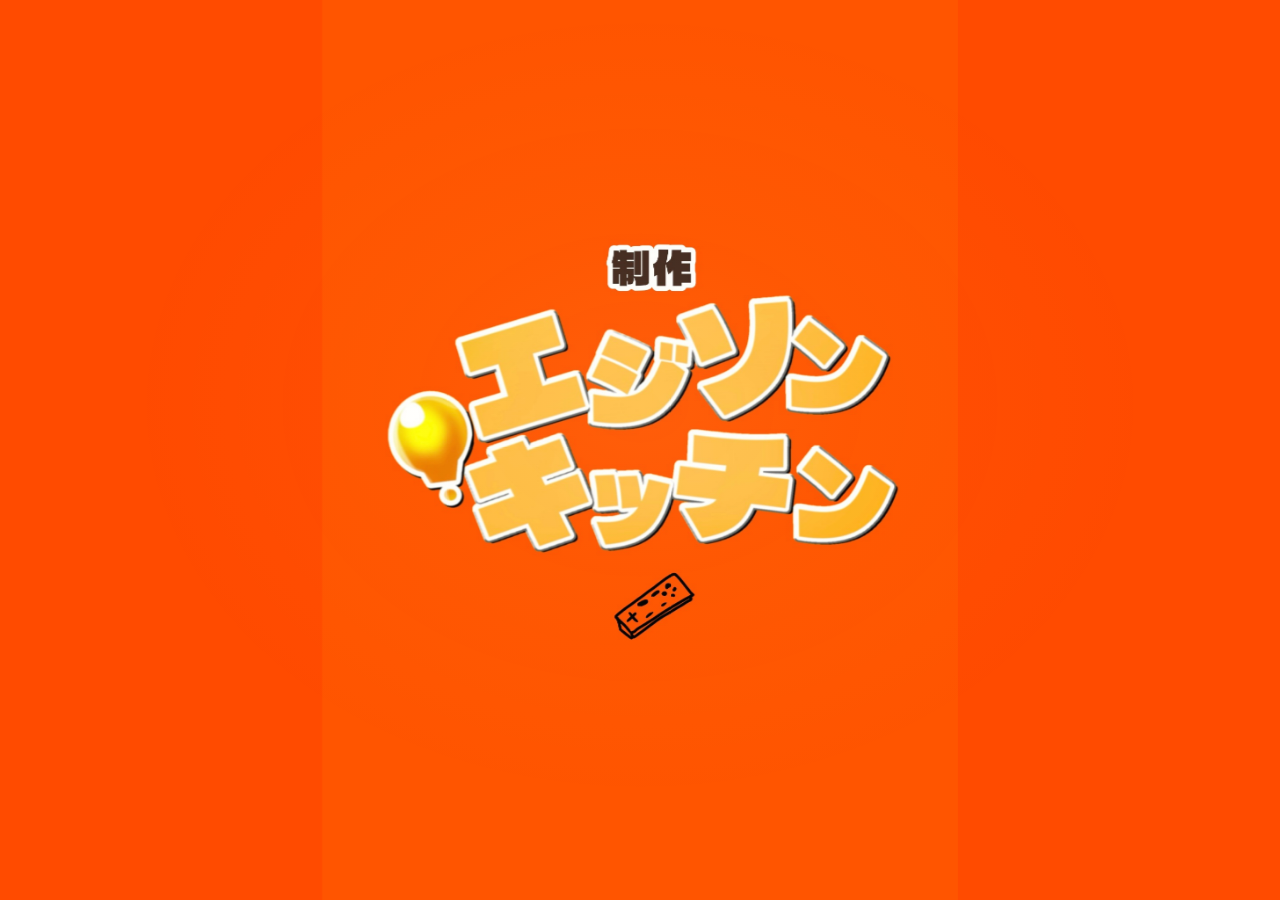
<file: logo.html>
<!DOCTYPE html>
<html lang="ja">
<head>
  <meta charset="UTF-8">
  <meta name="viewport" content="width=device-width, initial-scale=1, viewport-fit=cover">
  <meta name="theme-color" content="#ff4b00">
  <title>ことばクエスト｜起動</title>
  <link rel="stylesheet" href="style.css">
  <style>
    html, body { width:100%; height:100%; min-height:100%; margin:0; padding:0; overflow:hidden; background:#ff4b00; }
    .logo-splash-screen { position:fixed; inset:0; width:100%; height:100%; min-height:100dvh; }
  </style>
  <link rel="stylesheet" href="browser-responsive.css">
</head>
<body>
  <main aria-label="ことばクエスト 起動画面">
    <section id="logoSplashScreen" class="screen logo-splash-screen active" aria-label="エジソン・キッチン ロゴ">
      <img src="images/ejison-kitchen-logo.jpeg" alt="制作 エジソン・キッチン" class="logo-splash-image">
      <span class="logo-splash-spark spark-one" aria-hidden="true">✦</span>
      <span class="logo-splash-spark spark-two" aria-hidden="true">✧</span>
      <span class="logo-splash-spark spark-three" aria-hidden="true">✦</span>
      <span class="logo-splash-spark spark-four" aria-hidden="true">✧</span>
      <span class="logo-splash-glint" aria-hidden="true"></span>
    </section>
  </main>
  <script>
  (function () {
    'use strict';
    // 起動ロゴから会話イベントへは履歴を積まずに移動します。
    var moved = false;
    function openOpeningEvent() {
      if (moved) return;
      moved = true;
      window.location.replace('opening-event.html');
    }
    // 画像読み込み失敗時も先へ進めるよう、時間制御を主にします。
    window.setTimeout(openOpeningEvent, 2300);
    var image = document.querySelector('.logo-splash-image');
    if (image) image.addEventListener('error', function () {
      image.style.display = 'none';
      window.setTimeout(openOpeningEvent, 500);
    }, { once: true });
  })();
  </script>
</body>
</html>
</file>
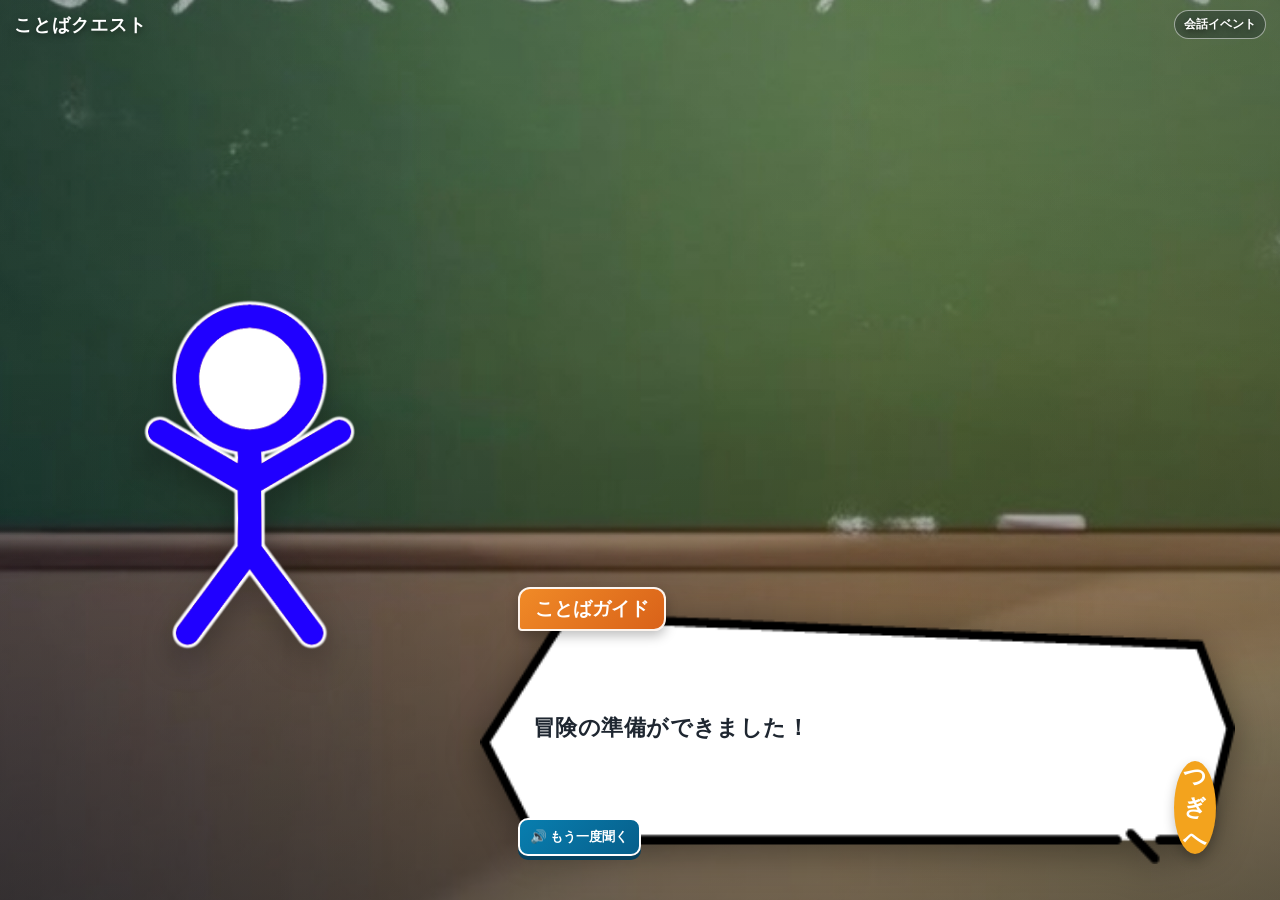
<file: opening-event.html>
<!DOCTYPE html>
<html lang="ja">
<head>
  <meta charset="UTF-8">
  <meta name="viewport" content="width=device-width, initial-scale=1, viewport-fit=cover">
  <meta name="theme-color" content="#171b22">
  <title>ことばクエスト｜会話イベント Ver.69</title>
  <link rel="stylesheet" href="style.css">
  <style>
    html, body { width:100%; min-height:100%; margin:0; padding:0; background:#171b22; overflow:hidden; }
    .opening-app { width:100%; max-width:none; min-height:100svh; margin:0; padding:0; }
    .tutorial-screen.active { width:100%; min-height:100svh; height:100dvh; }
    /* スマートフォンの縦画面でも、ねこまるの顔が画面上端から切れないサイズに調整します。 */
    .opening-app .event-character {
      left:50%; bottom:clamp(178px, 25vh, 225px);
      width:min(66vw, 430px); height:min(58vh, 500px); max-height:none;
      transform:translateX(-50%); align-items:flex-end; justify-content:center;
    }
    .opening-app .event-character-img {
      display:block; width:auto; height:100%; max-width:100%; max-height:100%;
      object-fit:contain; object-position:center bottom;
    }
    @media (orientation:landscape) and (max-height:620px) {
      .opening-app .event-character { bottom:145px; width:min(32vw, 340px); height:min(60vh, 270px); }
    }
    @media (max-height:650px) and (orientation:portrait) {
      .opening-app .event-character { bottom:155px; height:42vh; width:min(60vw, 330px); }
    }

    .event-replay-button {
      position:absolute; left:5%; bottom:5%; z-index:8;
      display:inline-flex; align-items:center; justify-content:center;
      min-height:44px; padding:8px 14px; border:2px solid #fff; border-radius:10px;
      background:linear-gradient(135deg,#087eaf,#075f8b); color:#fff;
      font-size:clamp(14px,2.3vw,18px); font-weight:900; cursor:pointer;
      box-shadow:0 4px 0 #06415e; text-shadow:none;
    }
    .event-replay-button:focus-visible { outline:4px solid #ffe16b; outline-offset:3px; }
    .event-replay-button:active { transform:translateY(2px); box-shadow:0 2px 0 #06415e; }
    .opening-app .event-character.rare-event { filter: drop-shadow(0 0 18px rgba(255,218,87,.95)) drop-shadow(0 0 34px rgba(255,165,0,.65)); animation: rareCharacterPulse 1.1s ease-in-out 3; }
    .opening-app .event-character.rare-event::after { content:"✨ レア登場！ ✨"; position:absolute; top:-8%; left:50%; transform:translateX(-50%); white-space:nowrap; padding:6px 13px; border-radius:999px; color:#382300; background:linear-gradient(90deg,#ffe789,#fff7cd,#ffc84d); border:2px solid #fff3b2; font-size:clamp(13px,2vw,20px); font-weight:900; box-shadow:0 0 20px rgba(255,210,70,.8); animation:rareLabelPop .65s ease-out both; }
    @keyframes rareCharacterPulse { 0%,100% { filter:drop-shadow(0 0 10px rgba(255,218,87,.6)); } 50% { filter:drop-shadow(0 0 28px rgba(255,218,87,1)) drop-shadow(0 0 44px rgba(255,165,0,.8)); } }
    @keyframes rareLabelPop { 0% {opacity:0; transform:translateX(-50%) scale(.45) translateY(12px);} 75% {opacity:1; transform:translateX(-50%) scale(1.08);} 100% {opacity:1; transform:translateX(-50%) scale(1);} }
    .opening-app .event-dialog-text { bottom:30%; }
    @media (max-width:700px) { .opening-app .event-dialog-text { bottom:32%; } }
    @media (orientation:landscape) and (max-height:620px) { .event-replay-button { min-height:38px; padding:5px 10px; } }
    @supports not (height: 100dvh) { .tutorial-screen.active { height:100vh; } }
  </style>
  <link rel="stylesheet" href="browser-responsive.css">
  <style id="opening-event-responsive-fix-v61">
    /* v61: 会話イベントの横向き・PC表示修正。ダイアログとキャラクターを別領域に分けます。 */
    html, body {
      width: 100%; height: 100%; min-height: 0;
      margin: 0; padding: 0; overflow: hidden;
      overscroll-behavior: none;
    }
    .opening-app {
      width: 100%; max-width: none; height: 100vh; height: 100dvh;
      min-height: 0; margin: 0; padding: 0;
    }
    .opening-app .tutorial-screen.active {
      width: 100%; height: 100vh; height: 100dvh;
      min-height: 0; overflow: hidden;
    }
    .opening-app .event-bg { background-position: center center; }
    .opening-app .event-character-img { object-fit: contain; }
    .opening-app .event-dialog-text {
      overflow-wrap: anywhere;
      word-break: normal;
      line-height: 1.42;
    }

    /* PC・横長タブレット：キャラクターを左、セリフ枠を右下に配置 */
    @media (orientation: landscape) and (min-width: 900px) and (min-height: 621px) {
      .opening-app .event-character {
        left: 19.5%; bottom: clamp(185px, 22vh, 285px);
        width: min(36vw, 520px); height: min(68vh, 650px);
        max-height: none; transform: translateX(-50%);
        align-items: flex-end; justify-content: center;
      }
      .opening-app .event-character-img {
        width: auto; max-width: 100%; height: 100%; max-height: 100%;
        object-fit: contain; object-position: center bottom;
      }
      .opening-app .event-dialog-area {
        left: auto; right: clamp(22px, 3.5vw, 64px);
        bottom: clamp(20px, 4vh, 42px); transform: none;
        width: min(59vw, 980px); height: clamp(185px, 28vh, 260px);
      }
      .opening-app .event-dialog-text {
        left: 7%; right: 13%; top: 19%; bottom: 27%;
        font-size: clamp(18px, 1.75vw, 27px); line-height: 1.42;
      }
      .opening-app .event-name {
        left: 5%; top: -10%; padding: 7px 15px;
        font-size: clamp(15px, 1.45vw, 21px);
      }
      .opening-app .event-replay-button {
        left: 5%; bottom: 3%; min-height: 38px;
        padding: 5px 10px; font-size: clamp(12px, 1.05vw, 16px);
      }
      .opening-app .event-next-button {
        right: 2.5%; bottom: 4%; width: 42px; min-height: 42px !important;
      }
    }

    /* 横向きで高さが低いPC・タブレット：重なりを防ぎ、セリフ枠を低くする */
    @media (orientation: landscape) and (min-width: 900px) and (max-height: 620px) {
      .opening-app .event-character {
        left: 16%; bottom: clamp(125px, 22vh, 170px);
        width: min(30vw, 360px); height: min(64vh, 330px);
      }
      .opening-app .event-dialog-area {
        left: auto; right: 2.5%; bottom: 8px; transform: none;
        width: min(65vw, 920px); height: clamp(128px, 28vh, 164px);
      }
      .opening-app .event-dialog-text {
        left: 7%; right: 13%; top: 16%; bottom: 28%;
        font-size: clamp(15px, 1.8vw, 22px); line-height: 1.34;
      }
      .opening-app .event-name { top: -12%; padding: 5px 11px; font-size: 14px; }
      .opening-app .event-replay-button {
        left: 5%; bottom: 3%; min-height: 32px;
        padding: 4px 8px; font-size: 12px;
      }
      .opening-app .event-next-button {
        right: 2.5%; bottom: 3%; width: 36px; min-height: 36px !important; font-size: 20px;
      }
    }

    /* 横向きスマートフォン：キャラクターを中央上部、会話欄を画面下部に固定 */
    @media (orientation: landscape) and (max-width: 899px) {
      .opening-app .event-character {
        left: 50%; bottom: clamp(118px, 31vh, 158px);
        width: min(38vw, 330px); height: min(63vh, 260px);
        max-height: none; transform: translateX(-50%);
      }
      .opening-app .event-character-img {
        width: auto; height: 100%; max-width: 100%; max-height: 100%;
        object-fit: contain; object-position: center bottom;
      }
      .opening-app .event-dialog-area {
        left: 50%; bottom: max(6px, env(safe-area-inset-bottom));
        transform: translateX(-50%); width: 96vw;
        height: clamp(122px, 33vh, 158px);
      }
      .opening-app .event-dialog-text {
        left: 7%; right: 13%; top: 16%; bottom: 28%;
        font-size: clamp(14px, 2.65vw, 20px); line-height: 1.34;
      }
      .opening-app .event-name { left: 5%; top: -12%; padding: 5px 10px; font-size: 14px; }
      .opening-app .event-replay-button {
        left: 5%; bottom: 3%; min-height: 31px;
        padding: 3px 8px; font-size: 12px; border-width: 1px;
      }
      .opening-app .event-next-button {
        right: 2.5%; bottom: 3%; width: 35px; min-height: 35px !important; font-size: 19px;
      }
    }

    /* 縦向きスマートフォン：文字の領域をボタンから離して配置 */
    @media (orientation: portrait) and (max-width: 899px) {
      .opening-app .event-dialog-area {
        left: 50%; bottom: max(12px, env(safe-area-inset-bottom));
        transform: translateX(-50%); width: 94vw;
        height: clamp(158px, 23vh, 195px);
      }
      .opening-app .event-dialog-text {
        left: 7%; right: 13%; top: 18%; bottom: 29%;
        font-size: clamp(17px, 4.8vw, 24px); line-height: 1.36;
      }
      .opening-app .event-replay-button {
        left: 5%; bottom: 3%; min-height: 34px; padding: 4px 9px;
        font-size: clamp(11px, 3.1vw, 14px);
      }
      .opening-app .event-next-button { right: 2.5%; bottom: 3%; width: 36px; min-height: 36px !important; }
    }

    @supports not (height: 100dvh) {
      .opening-app, .opening-app .tutorial-screen.active { height: 100vh; }
    }
  </style>
</head>
<body class="opening-body">
  <main class="app opening-app">
    <section id="tutorialScreen" class="screen tutorial-screen active" aria-label="会話イベント">
      <div class="event-bg" aria-hidden="true"></div>
      <div class="event-bg-overlay" aria-hidden="true"></div>
      <div class="event-topbar">
        <span class="event-top-label">ことばクエスト</span>
        <span class="event-top-caption">会話イベント</span>
      </div>
      <div class="event-character" aria-hidden="true">
        <img id="tutorialCharacterImage" src="images/ivent/cat_1_crop.png?v=69" alt="ねこまる" class="event-character-img">
      </div>
      <div class="event-dialog-area">
        <img src="images/ivent/m_e1097_0.png" alt="" class="event-dialog-image" aria-hidden="true">
        <div class="event-name" id="tutorialName">ネコマル</div>
        <div class="event-dialog-text" id="tutorialDialog" aria-live="polite"></div>
        <button type="button" class="event-replay-button" id="tutorialReplayBtn" aria-label="セリフをもう一度聞く">🔊 もう一度聞く</button>
        <button type="button" class="event-next-button" id="tutorialNextBtn" aria-label="次へ">▼</button>
      </div>
    </section>
  </main>
  <script>
  (function () {
    'use strict';
    var profiles = [
          {
            name: 'ねこまる', image: 'images/ivent/cat_1_crop.png?v=69', rareImages: ['images/ivent/cat_1_crop_2.png?v=69', 'images/ivent/cat_1.png?v=69'],
            greeting: ['やっほー！ ぼくは ねこまる。よろしくね！', 'こんにちは！ ねこまるだよ。', '会えてうれしいな！ ぼくは ねこまる。'],
            welcome: ['ことばクエストへ ようこそ！', 'ここは 言葉の冒険をする世界だよ。', 'いっしょに 言葉の冒険へ出かけよう！'],
            advice: ['自分のペースで ゆっくり進もうね。', '分からないときは、問題をもう一度聞いてみよう。', 'あわてずに、できるところから始めよう！'],
            farewell: ['さあ、冒険を はじめよう！', '準備はいい？ ぼうけんへ出発！', 'きみのことを応援しているよ！']
          },
          {
            name: '大根猫', image: 'images/ivent/cat_1_crop2.png?v=69',
            greeting: ['にゃーん！ 大根猫が やってきたよ！', 'やあやあ！ わたしは 大根猫！', '元気いっぱい、大根猫だよ！'],
            welcome: ['ことばクエストの世界へ ようこそ！', '今日も 言葉の力をためしてみよう！', '言葉の冒険を いっしょに楽しもう！'],
            advice: ['よく聞いて、ゆっくり考えてみよう。', 'すぐに分からなくても大丈夫だよ。', '迷ったら、もう一度聞いてみるのもいいね！'],
            farewell: ['よーし、一緒に冒険へ行こう！', '準備オッケー？ 進んでみよう！', 'さあ、はじめよう！ にゃーん！']
          },
          {
            name: 'かぼちゃおじいさん', image: 'images/ivent/1_oji.png?v=69', rareImages: ['images/ivent/2_oji.png?v=69'],
            greeting: ['ほっほっほ、わしは かぼちゃおじいさんじゃ。', 'おお、よく来たのう。わしが案内しよう。', 'こんにちは。今日はわしと一緒に進もう。'],
            welcome: ['言葉の冒険へ ようこそ。', '一問ずつ、ゆっくり進めばよいのじゃ。', '言葉の力は、少しずつ育てていけばよい。'],
            advice: ['迷ったときは、問題をもう一度聞くのじゃ。', 'あわてることはない。よく見て考えるのじゃ。', '自分のペースで取り組めば、それでよいのじゃ。'],
            farewell: ['では、冒険を始めるとしよう！', 'さあ、旅立ちの時じゃ！', 'よし、準備は整った。出発じゃ！']
          },
          {
            name: '黒丸', image: 'images/ivent/cat_05_1.png?v=69', rareImages: ['images/ivent/cat_05_2.png?v=69'],
            greeting: ['にゃっ。ぼくは黒丸。よろしく。', '黒丸だよ。いっしょに進もう。', '来てくれてありがとう。黒丸だよ。'],
            welcome: ['ことばクエストへようこそ。', 'ここでは自分のペースで練習できるよ。', '一緒にことばの冒険を楽しもう。'],
            advice: ['ゆっくり見て、考えてみよう。', '難しいときは、ひとつずつ進もう。', 'あせらなくて大丈夫だよ。'],
            farewell: ['それじゃあ、始めよう。', '準備ができたら出発だよ。', 'きみの挑戦を応援しているよ。']
          },
          {
            name: 'こねこ', image: 'images/ivent/2_neko.PNG?v=69',
            greeting: ['こんにちは！ いっしょに冒険しよう！', 'やった、来てくれたね！', 'ことばの冒険へようこそ！'],
            welcome: ['今日も新しい言葉に出会おう！', 'ここでは少しずつ練習できるよ。', 'わからないときはゆっくり考えてね。'],
            advice: ['まちがえても大丈夫。もう一度やってみよう。', '大事なところを見つけてみよう。', '自分のペースで進めようね。'],
            farewell: ['さあ、冒険に出発だ！', '準備ができたら始めよう！', 'いっしょに頑張ろう！']
          },
          {
            name: 'しらす隊長', image: 'images/ivent/3_sirasu.PNG?v=69',
            greeting: ['冒険者よ、よく来た！', '本日の訓練を始めよう！', 'ことばの世界へ、ようこそ！'],
            welcome: ['一問ずつ、落ち着いて進もう。', '言葉の力を試す時間だ。', 'きみの挑戦を歓迎する！'],
            advice: ['問題文を最後まで読もう。', '考える時間も大切な訓練だ。', '選択肢の意味を順番に確認しよう。'],
            farewell: ['準備完了！ 出発だ！', '訓練開始！ 健闘を祈る！', 'さあ、挑戦を始めよう！']
          },
          {
            name: 'クロ', image: 'images/ivent/3_neko2.PNG?v=69',
            greeting: ['ニャッ！ ことばの世界へようこそ。', '待ってたよ。今日は何問解けるかな？', 'やあ、また冒険に来たね！'],
            welcome: ['一緒に言葉を探しに行こう。', '今日も新しい問題が待っているよ。', 'ゆっくり考えながら進もう。'],
            advice: ['選択肢をゆっくり見くらべるんだ。', '大事な言葉を見つけてみよう。', 'ヒントを使って、もう一度考えてみてね。'],
            farewell: ['さあ、冒険を始めよう！', '行こう！ 新しい問題が待っているよ！', '準備はいい？ スタート！']
          },
          {
            name: 'ことばガイド', image: 'images/ivent/avatar_default_03.png?v=69',
            greeting: ['ことばクエストへようこそ！', '今日も言葉の練習を始めましょう。', '冒険の準備ができました！'],
            welcome: ['見て、聞いて、考えてみましょう。', '短い課題から始めても大丈夫です。', 'ご自身のペースで進めてください。'],
            advice: ['ヒントは考える手助けとして使えます。', '分からないときは、もう一度聞いてみましょう。', '休みながら取り組んでも大丈夫です。'],
            farewell: ['それでは、冒険を始めましょう！', '準備ができたらスタートです！', 'さあ、一緒に始めましょう！']
          }
        ];
    var pick = function (arr) { return arr[Math.floor(Math.random() * arr.length)]; };
    var profile = pick(profiles);
    var isRare = Array.isArray(profile.rareImages) && profile.rareImages.length > 0 && Math.random() < 0.05;
    var displayImage = isRare ? pick(profile.rareImages) : profile.image;
    var backgroundFiles = ['back_1.jpg','back_2.jpg','back_3.jpg','back_4.jpg','back_5.jpg'];
    var backgroundElement = document.querySelector('.event-bg');
    if (backgroundElement) {
      var lastBackground = '';
      try { lastBackground = window.sessionStorage.getItem('kotoba-last-event-bg') || ''; } catch (e) {}
      var backgroundChoices = backgroundFiles.filter(function(file){ return file !== lastBackground; });
      var backgroundName = pick(backgroundChoices.length ? backgroundChoices : backgroundFiles);
      try { window.sessionStorage.setItem('kotoba-last-event-bg', backgroundName); } catch (e) {}
      backgroundElement.style.backgroundImage = 'linear-gradient(rgba(0,0,0,.08), rgba(0,0,0,.18)), url("images/ivent/' + backgroundName + '?v=69")';
      backgroundElement.dataset.background = backgroundName;
    }
    var steps = [
      { name: profile.name, text: pick(profile.greeting) },
      { name: profile.name, text: pick(profile.welcome) },
      { name: profile.name, text: pick(profile.advice) },
      { name: profile.name, text: pick(profile.farewell) }
    ];
    var index = 0;
    var timer = null;
    var token = 0;
    var voiceToken = 0;
    var moved = false;
    var nameEl = document.getElementById('tutorialName');
    var dialogEl = document.getElementById('tutorialDialog');
    var nextBtn = document.getElementById('tutorialNextBtn');
    var replayBtn = document.getElementById('tutorialReplayBtn');
    var characterImg = document.getElementById('tutorialCharacterImage');
    if (characterImg) {
      characterImg.src = displayImage;
      characterImg.alt = profile.name;
      characterImg.onerror = function(){ if (displayImage !== profile.image) { this.onerror = null; this.src = profile.image; if (this.parentElement) this.parentElement.classList.remove('rare-event'); } };
      if (characterImg.parentElement) characterImg.parentElement.classList.toggle('rare-event', isRare);
    }

    function stopVoice() {
      voiceToken++;
      try { if ('speechSynthesis' in window) window.speechSynthesis.cancel(); } catch (e) {}
      try { if (window.AndroidSpeech && typeof window.AndroidSpeech.stopTts === 'function') window.AndroidSpeech.stopTts(); } catch (e) {}
    }
    function chooseJapaneseVoice(voices) {
      var ja = (voices || []).filter(function (v) { return /^ja([_-]|$)/i.test(v.lang || ''); });
      if (!ja.length) return null;
      return ja.find(function (v) { return /natural|neural|premium|online/i.test(v.name || ''); })
        || ja.find(function (v) { return /google|microsoft/i.test(v.name || ''); }) || ja[0];
    }
    function speak(text) {
      try {
        if (window.AndroidSpeech && typeof window.AndroidSpeech.speak === 'function') {
          stopVoice(); window.AndroidSpeech.speak(String(text).replace(/\s+/g, ' ').trim()); return;
        }
        if (!('speechSynthesis' in window) || typeof SpeechSynthesisUtterance === 'undefined') return;
        stopVoice();
        var thisVoice = voiceToken;
        function startSpeech() {
          if (moved || thisVoice !== voiceToken || document.hidden) return;
          try {
            var utterance = new SpeechSynthesisUtterance(String(text).replace(/\s+/g, ' ').trim());
            utterance.lang = 'ja-JP';
            utterance.rate = 0.86;
            utterance.pitch = 1.0;
            utterance.volume = 1.0;
            var voice = chooseJapaneseVoice(window.speechSynthesis.getVoices());
            if (voice) utterance.voice = voice;
            window.speechSynthesis.speak(utterance);
          } catch (e) { console.warn('音声を再生できませんでした', e); }
        }
        if (window.speechSynthesis.getVoices().length) startSpeech();
        else window.setTimeout(startSpeech, 240);
      } catch (e) { console.warn('音声機能を使用できません', e); }
    }
    function renderStep() {
      if (!nameEl || !dialogEl || !nextBtn) return;
      var step = steps[index];
      nameEl.textContent = step.name;
      if (timer) window.clearInterval(timer);
      var thisToken = ++token;
      var charIndex = 0;
      dialogEl.textContent = '';
      timer = window.setInterval(function () {
        if (thisToken !== token) { window.clearInterval(timer); return; }
        charIndex += 1;
        dialogEl.textContent = step.text.slice(0, charIndex);
        if (charIndex >= step.text.length) {
          window.clearInterval(timer);
          timer = null;
        }
      }, 42);
      speak(step.text);
      nextBtn.textContent = index >= steps.length - 1 ? 'タイトルへ' : 'つぎへ';
      nextBtn.setAttribute('aria-label', nextBtn.textContent);
      if (replayBtn) replayBtn.textContent = '🔊 もう一度聞く';
    }
    function finish() {
      if (moved) return;
      moved = true;
      if (timer) window.clearInterval(timer);
      timer = null;
      stopVoice();
      window.location.replace('index.html#title');
    }
    function advance() {
      if (moved || !dialogEl) return;
      var step = steps[index];
      if (dialogEl.textContent !== step.text) {
        if (timer) window.clearInterval(timer);
        timer = null;
        token += 1;
        dialogEl.textContent = step.text;
        return;
      }
      if (index < steps.length - 1) {
        stopVoice();
        index += 1;
        renderStep();
      } else {
        finish();
      }
    }
    if (nextBtn) nextBtn.addEventListener('click', advance);
    if (replayBtn) replayBtn.addEventListener('click', function (event) {
      event.stopPropagation();
      if (steps[index]) speak(steps[index].text);
    });
    document.addEventListener('visibilitychange', function () { if (document.hidden) stopVoice(); });
    window.addEventListener('pagehide', stopVoice);
    renderStep();
  })();
</script>
</body>
</html>
</file>
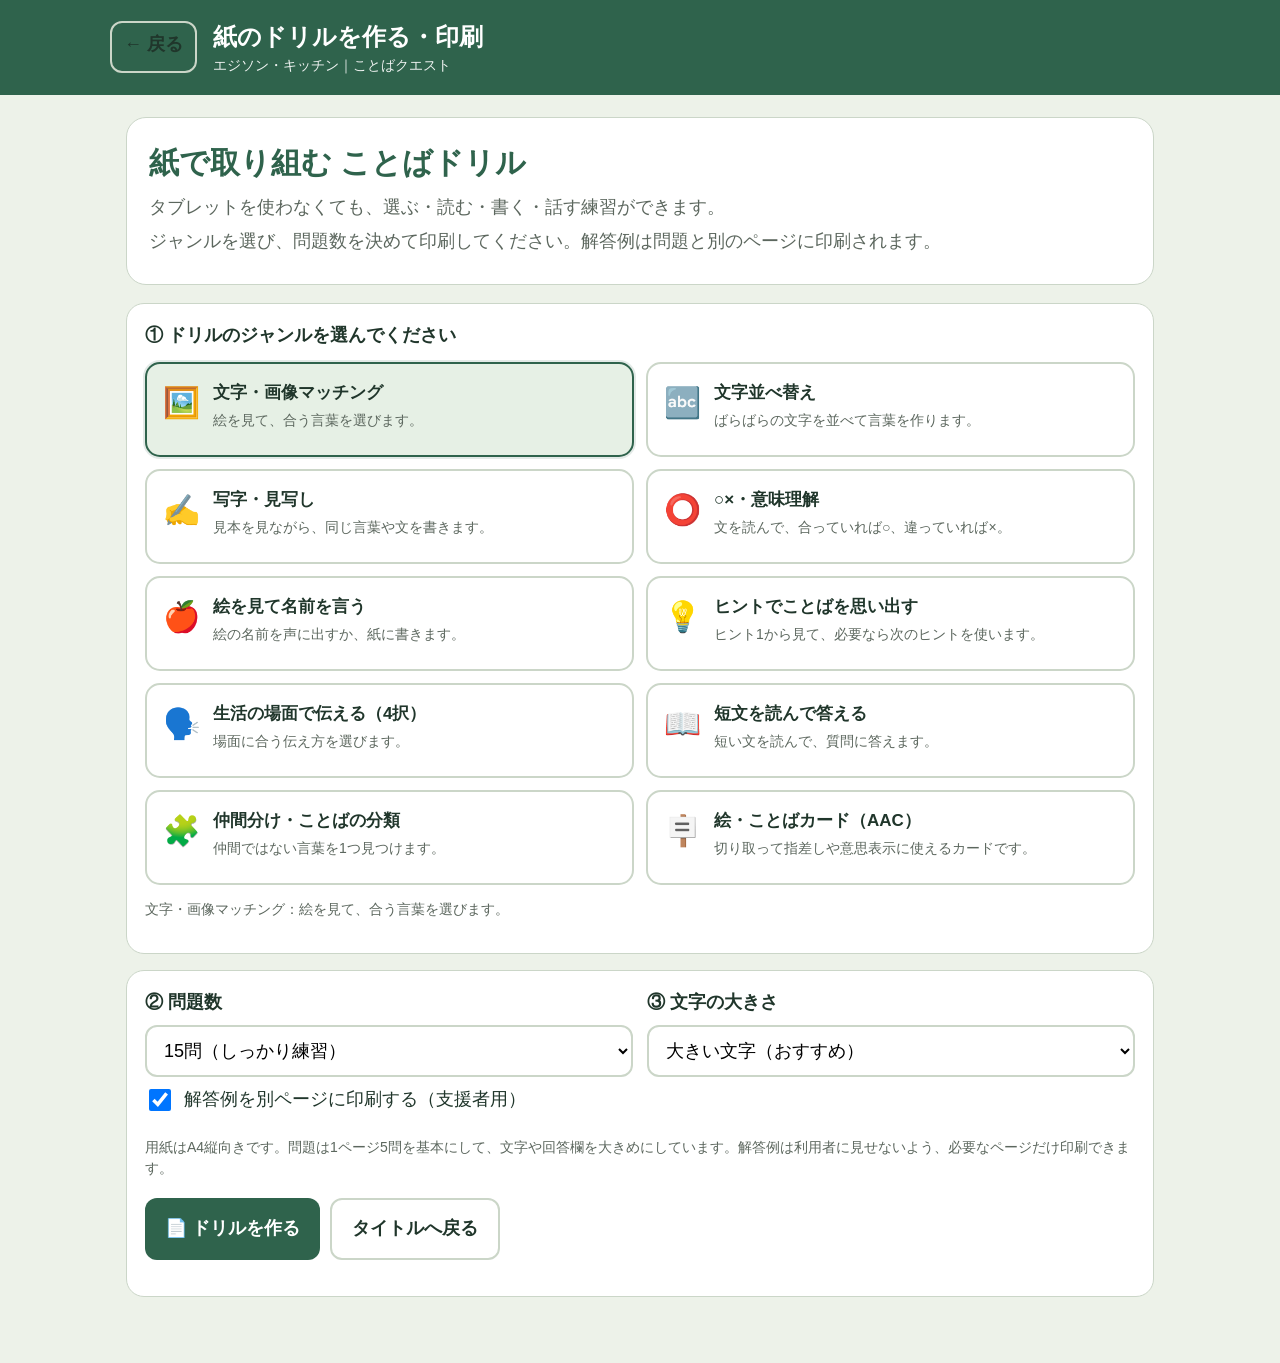
<file: print-drills.html>
<!doctype html>
<html lang="ja"><head><meta charset="utf-8"><meta name="viewport" content="width=device-width, initial-scale=1, viewport-fit=cover"><meta name="theme-color" content="#2f634c"><title>紙のドリルを作る・印刷｜ことばクエスト</title><style id="print-css">/* Printable drills UI — Ver.68 */
:root{--ink:#20362b;--green:#2f634c;--mint:#e6f0e5;--cream:#faf8f0;--gold:#edbf66;--muted:#5c675e;--border:#cbd6c8}
*{box-sizing:border-box}body{margin:0;background:#edf2e9;color:var(--ink);font-family:"Yu Gothic UI","Meiryo",sans-serif;font-size:18px;line-height:1.55}
button,select,input{font:inherit}button{cursor:pointer}a{color:inherit}.app-header{background:var(--green);color:white;padding:18px max(16px,calc((100vw - 1060px)/2));display:flex;align-items:center;gap:16px}.app-header .brand{font-weight:800;font-size:24px}.app-header .sub{font-size:14px;opacity:.92}
.container{max-width:1060px;margin:0 auto;padding:22px 16px 50px}.intro{background:white;border:1px solid var(--border);border-radius:20px;padding:22px;margin-bottom:18px}.intro h1{margin:0 0 8px;font-size:30px;color:var(--green)}.intro p{margin:6px 0;color:var(--muted)}
.form-panel{background:#fff;border:1px solid var(--border);border-radius:18px;padding:18px;margin:16px 0}.form-row{display:grid;grid-template-columns:1fr 1fr;gap:14px}.field label,.field-title{display:block;font-weight:800;margin-bottom:8px}.field select{width:100%;padding:13px;border:2px solid var(--border);border-radius:12px;background:white;min-height:52px}.genre-grid{display:grid;grid-template-columns:repeat(2,minmax(0,1fr));gap:12px;margin-top:12px}.genre-card{display:flex;align-items:flex-start;gap:12px;width:100%;text-align:left;padding:16px;border:2px solid var(--border);border-radius:15px;background:#fff;color:var(--ink);min-height:95px}.genre-card.selected{border-color:var(--green);background:var(--mint);box-shadow:0 0 0 2px #2f634c22}.genre-card .ico{font-size:30px;min-width:38px}.genre-card strong{display:block;font-size:17px}.genre-card small{display:block;color:var(--muted);font-size:14px;margin-top:4px}.actions{display:flex;flex-wrap:wrap;gap:10px;margin:18px 0}.primary,.secondary,.back{border:0;border-radius:12px;padding:15px 20px;font-weight:800;min-height:52px}.primary{background:var(--green);color:white}.secondary{background:#e3ebdf;color:var(--green);border:1px solid var(--border)}.back{background:transparent;border:2px solid var(--border);color:var(--ink)}.checkbox-row{display:flex;align-items:center;gap:10px;padding:9px 0}.checkbox-row input{width:22px;height:22px}.note{color:var(--muted);font-size:14px}.hidden{display:none!important}
#printPreview{display:none}.preview-top{background:#e5eee2;border:1px solid var(--border);border-radius:14px;padding:14px;margin:18px 0}.preview-top h2{margin:0 0 6px}.preview-top .actions{margin-bottom:0}
@media(max-width:680px){.app-header{padding:14px 16px}.app-header .brand{font-size:20px}.container{padding:14px 12px 30px}.intro h1{font-size:25px}.genre-grid,.form-row{grid-template-columns:1fr}.genre-card{min-height:80px}.actions>*{flex:1 1 100%}.primary,.secondary,.back{width:100%}}
@page{size:A4 portrait;margin:10mm}
.print-page{background:#fff;color:#111;page-break-after:always;break-after:page;min-height:260mm;padding:0;font-family:"Yu Gothic","Meiryo",sans-serif}.print-page:last-child{page-break-after:auto;break-after:auto}.print-head{border-bottom:2px solid #222;padding-bottom:4mm;margin-bottom:5mm}.print-brand{font-size:10pt;color:#444}.print-title{font-size:19pt;font-weight:800;margin:1.5mm 0}.print-instruction{font-size:11pt;margin:1mm 0 2mm}.name-line{display:flex;gap:10mm;font-size:10pt;margin-top:2mm}.name-line span{flex:1;border-bottom:1px solid #777;padding-bottom:1mm}.q-list{display:flex;flex-direction:column;gap:4mm}.q-item{border:1px solid #999;padding:3mm 4mm;border-radius:2mm;break-inside:avoid;page-break-inside:avoid}.q-num{font-size:10pt;font-weight:800;color:#444;margin-bottom:1mm}.q-prompt{font-size:13pt;font-weight:700;margin:1mm 0 2mm}.q-options{display:grid;grid-template-columns:1fr 1fr;gap:2mm 4mm;font-size:11pt}.option{display:flex;gap:2mm;align-items:flex-start}.check{display:inline-block;border:1px solid #333;width:4mm;height:4mm;flex:0 0 4mm;margin-top:1mm}.answer-line{height:9mm;border-bottom:1px solid #777;margin-top:2mm}.answer-line.short{height:6mm}.img-wrap{width:25mm;height:22mm;display:inline-flex;align-items:center;justify-content:center;margin-right:3mm;vertical-align:middle}.img-wrap svg{width:23mm;height:23mm}.match-row{display:flex;align-items:center;gap:2mm}.tiles{display:flex;gap:2mm;flex-wrap:wrap;margin:2mm 0}.tile{border:1.5px solid #333;border-radius:2mm;min-width:10mm;height:10mm;text-align:center;font-size:15pt;font-weight:700;padding:0 2mm}.copy-model{font-size:17pt;letter-spacing:.5mm;background:#f5f5f5;padding:2mm 3mm;margin:1mm 0}.write-lines{height:13mm;border-bottom:1px solid #888;margin-top:2mm}.tf-choices{font-size:15pt;display:flex;gap:12mm;margin-top:2mm}.cue-list{display:grid;grid-template-columns:1fr;gap:1mm;font-size:10pt;margin-top:1mm}.cue-hint{border:1px dashed #777;padding:1.5mm 2mm}.passage{font-size:12pt;line-height:1.75;background:#f5f5f5;padding:3mm;margin:1mm 0 2mm}.roleplay-options{display:grid;grid-template-columns:1fr 1fr;gap:2mm 4mm}.answer-page .answer-item{border-bottom:1px solid #ccc;padding:2mm 0;font-size:10.5pt;break-inside:avoid}.answer-page .answer-item strong{margin-right:2mm}.card-grid{display:grid;grid-template-columns:repeat(3,1fr);gap:5mm}.aac-card{min-height:36mm;border:1.5px dashed #555;display:flex;flex-direction:column;align-items:center;justify-content:center;text-align:center;padding:3mm;break-inside:avoid}.aac-card .card-ico{font-size:25pt}.aac-card .card-text{font-size:15pt;font-weight:800;margin-top:2mm}.footer-note{font-size:9pt;color:#444;border-top:1px solid #aaa;margin-top:4mm;padding-top:2mm}.page-label{font-size:8pt;color:#555;text-align:right;margin-top:3mm}
.large-text .q-prompt{font-size:16pt!important}.large-text .option{font-size:13pt!important}.large-text .print-instruction{font-size:12pt!important}.large-text .answer-line,.large-text .write-lines{height:16mm!important}
@media print{body{background:#fff;font-size:12pt}.app-header,.container,.screen-ui,.preview-top{display:none!important}#printPreview{display:block!important}.print-page{min-height:0;padding:0;margin:0;border:0;border-radius:0}.q-item{border-color:#aaa}.q-prompt{font-size:13pt}.print-head{margin-bottom:4mm}.q-list{gap:3mm}.name-line span{min-height:6mm}.hide-on-print{display:none!important}}
</style></head><body>
<header class="app-header"><a class="back" id="backBtn" href="index.html#title" style="text-decoration:none;padding:8px 12px">← 戻る</a><div><div class="brand">紙のドリルを作る・印刷</div><div class="sub">エジソン・キッチン｜ことばクエスト</div></div></header>
<main class="container screen-ui" id="setupPanel">
<section class="intro"><h1>紙で取り組む ことばドリル</h1><p>タブレットを使わなくても、選ぶ・読む・書く・話す練習ができます。</p><p>ジャンルを選び、問題数を決めて印刷してください。解答例は問題と別のページに印刷されます。</p></section>
<section class="form-panel"><div class="field-title">① ドリルのジャンルを選んでください</div><div id="genreGrid" class="genre-grid" role="group" aria-label="ドリルのジャンル"></div><p id="selectedGenreText" class="note" aria-live="polite"></p></section>
<section class="form-panel"><div class="form-row"><div class="field"><label for="questionCount">② 問題数</label><select id="questionCount"><option value="5">5問（短め）</option><option value="10">10問（標準）</option><option value="15" selected>15問（しっかり練習）</option></select></div><div class="field"><label for="largeText">③ 文字の大きさ</label><select id="largeText"><option value="0">標準</option><option value="1" selected>大きい文字（おすすめ）</option></select></div></div>
<label class="checkbox-row"><input id="includeAnswers" type="checkbox" checked><span>解答例を別ページに印刷する（支援者用）</span></label><p class="note">用紙はA4縦向きです。問題は1ページ5問を基本にして、文字や回答欄を大きめにしています。解答例は利用者に見せないよう、必要なページだけ印刷できます。</p>
<div class="actions"><button type="button" class="primary" id="generateBtn">📄 ドリルを作る</button><a class="back" href="index.html#title" style="text-decoration:none;text-align:center">タイトルへ戻る</a></div></section>
</main>
<section id="printPreview" class="container hidden"><div class="preview-top screen-ui"><h2 id="previewTitle">ドリルのプレビュー</h2><p>内容を確認して「印刷する」を押してください。ブラウザではプリンターまたはPDF保存、Androidでは端末の印刷画面が開きます。</p><div class="actions"><button type="button" class="primary" id="printBtn">🖨️ 印刷する</button><button type="button" class="secondary" id="regenBtn">🔄 別の問題にする</button><button type="button" class="back" id="changeBtn">ジャンル・設定に戻る</button></div></div><div id="previewContent"></div></section>
<script src="print-drills.js?v=68"></script></body></html>
</file>
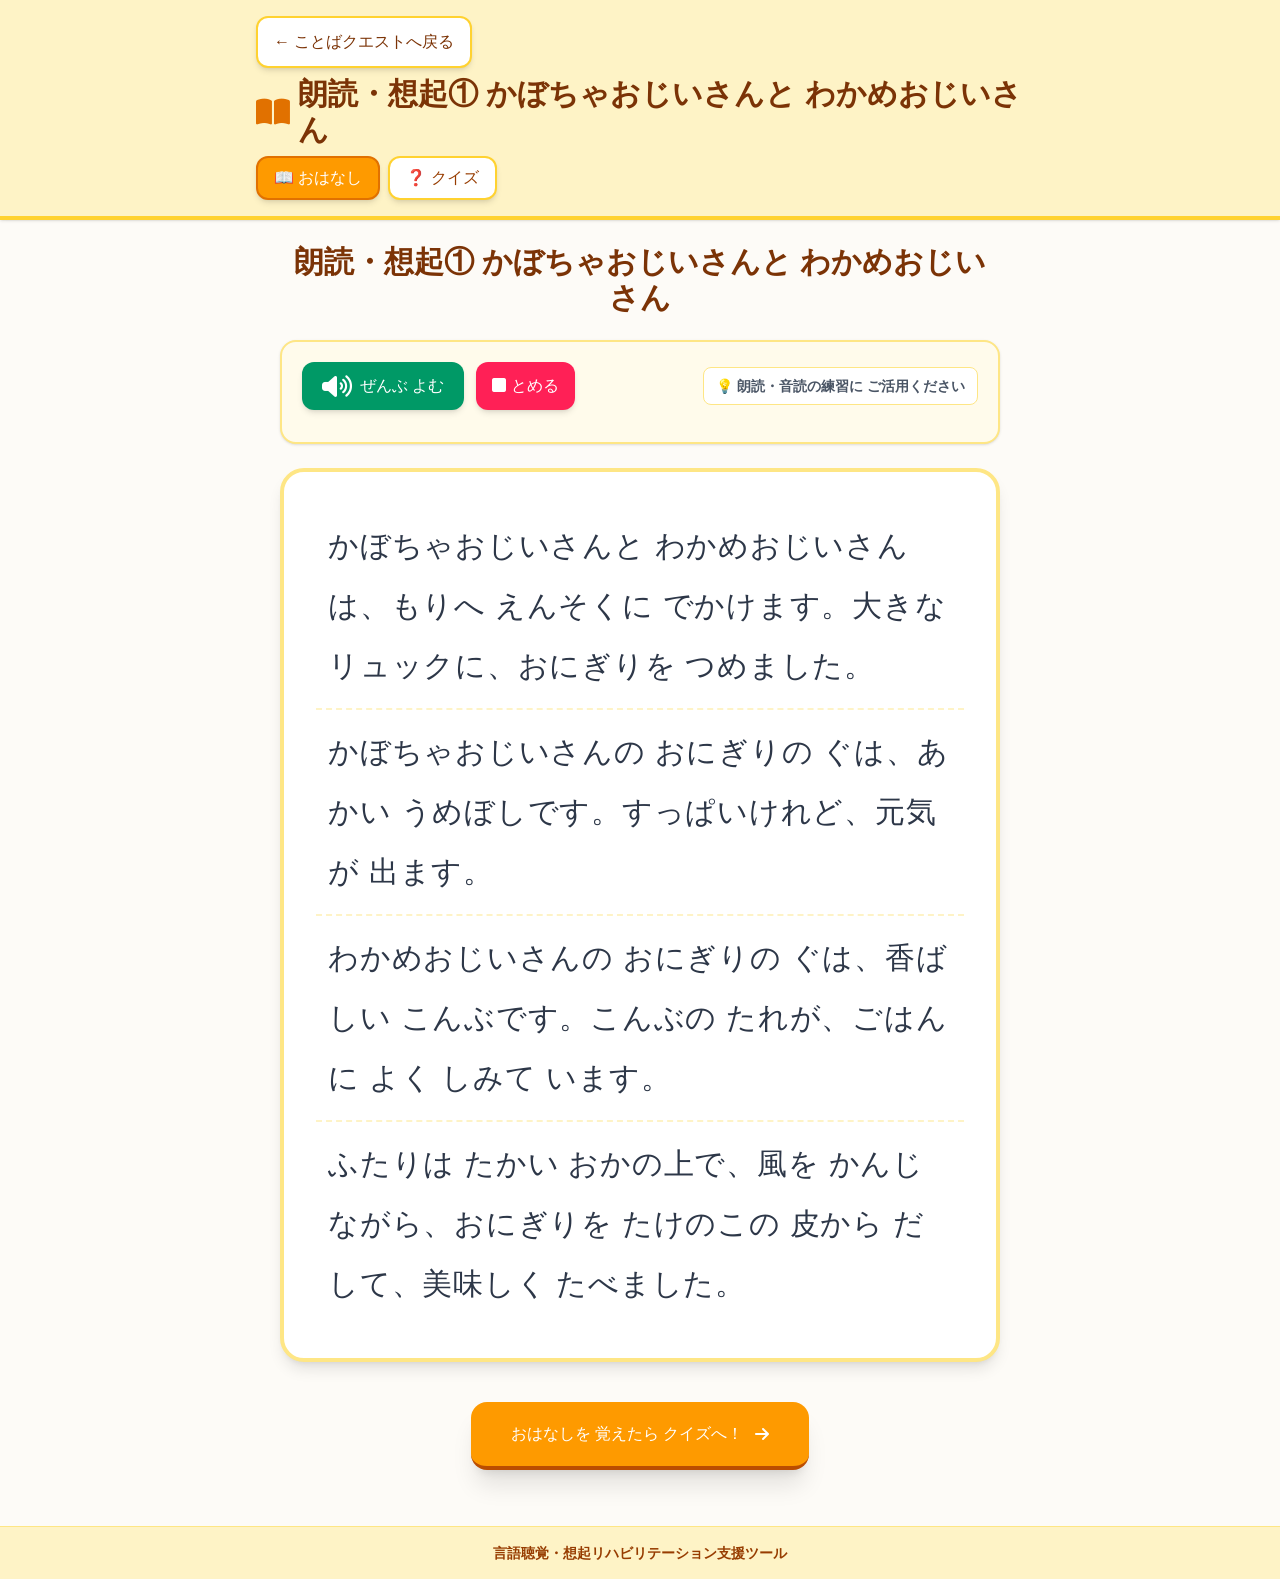
<file: reading-memory.html>
<!DOCTYPE html>
<html lang="ja">
<head>
    <meta charset="UTF-8">
    <meta name="viewport" content="width=device-width, initial-scale=1, viewport-fit=cover">
    <title>ことばクエスト｜朗読・想起リハビリクイズ</title>
    <link rel="stylesheet" href="reading-memory-tailwind.css">
    <link rel="stylesheet" href="fontawesome/css/all.min.css">
    <style>
        
        
        body {
            font-family: 'Noto Sans CJK JP', 'Yu Gothic', 'Hiragino Kaku Gothic ProN', sans-serif;
            background-color: #fdfbf7;
            color: #2d3748;
        }

        /* カスタムボタンアニメーション */
        .btn-active {
            transition: all 0.15s ease-in-out;
        }
        .btn-active:active {
            transform: scale(0.95);
        }

        /* 〇×判定アニメーション */
        @keyframes popIn {
            0% { transform: scale(0.5); opacity: 0; }
            80% { transform: scale(1.1); }
            100% { transform: scale(1); opacity: 1; }
        }

        .pop-in {
            animation: popIn 0.3s ease-out forwards;
        }

        /* 強調ルビ・発音促通スタイル */
        .phonetics-k { color: #d97706; font-weight: bold; } /* 軟口蓋音 (カ行) */
        .phonetics-t { color: #2563eb; font-weight: bold; } /* 歯茎音 (タ行・ナ行・ラ行) */
        /* 結果画面の記録ボタン：スクロールしなくても気づきやすい緑色の大きなボタン */
        #training-records-btn.rm-records-button {
            box-sizing: border-box !important;
            display: flex !important;
            visibility: visible !important;
            opacity: 1 !important;
            width: 100% !important;
            min-height: 76px !important;
            margin: 14px auto 18px !important;
            padding: 16px 18px !important;
            align-items: center !important;
            justify-content: center !important;
            gap: 12px !important;
            border: 3px solid #14532d !important;
            border-radius: 18px !important;
            background: #16803c !important;
            color: #ffffff !important;
            box-shadow: 0 5px 0 #14532d, 0 8px 18px rgba(20, 83, 45, .22) !important;
            font-size: clamp(19px, 4.5vw, 24px) !important;
            line-height: 1.25 !important;
            font-weight: 900 !important;
            text-align: left !important;
            cursor: pointer !important;
            position: relative !important;
            z-index: 10 !important;
        }
        #training-records-btn.rm-records-button:active { transform: translateY(2px); box-shadow: 0 3px 0 #14532d !important; }
        #training-records-btn .rm-records-icon { flex: 0 0 auto; font-size: 31px; line-height: 1; }
        #training-records-btn .rm-records-button-text { flex: 1 1 auto; color: #fff !important; }
        #training-records-btn .rm-records-button-text small { display: block; margin-top: 4px; font-size: 14px; font-weight: 700; color: #e9ffef !important; }
        #training-records-btn .rm-records-arrow { flex: 0 0 auto; font-size: 36px; font-weight: 900; line-height: 1; color: #fff !important; }
        @media (max-width: 520px) { #training-records-btn.rm-records-button { min-height: 82px !important; padding: 15px 12px !important; gap: 10px !important; } }
    </style>
  <link rel="stylesheet" href="browser-responsive.css">
</head>
<body class="min-h-screen flex flex-col justify-between">

    <!-- ヘッダー -->
    <header class="bg-amber-100 border-b-4 border-amber-300 p-4 sticky top-0 z-50 shadow-sm">
        <div class="max-w-3xl mx-auto flex flex-wrap justify-between items-center gap-2">
            <button id="back-to-kotoba" type="button" onclick="returnToKotobaQuest()" class="bg-white hover:bg-amber-50 text-amber-900 text-base sm:text-lg font-bold px-4 py-3 rounded-xl shadow-md border-2 border-amber-300 btn-active">
                ← ことばクエストへ戻る
            </button>
            <h1 class="text-xl sm:text-2xl md:text-3xl font-black text-amber-900 flex items-center gap-2">
                <i class="fa-solid font-bold fa-book-open text-amber-600"></i>
                <span id="story-page-title">朗読・想起クイズ</span>
            </h1>
            <div class="flex gap-2">
                <button id="tab-story-btn" onclick="switchTab('story')" class="px-4 py-2 text-lg sm:text-xl font-bold rounded-xl border-2 border-amber-600 bg-amber-500 text-white shadow-md btn-active">
                    📖 おはなし
                </button>
                <button id="tab-quiz-btn" onclick="switchTab('quiz')" class="px-4 py-2 text-lg sm:text-xl font-bold rounded-xl border-2 border-amber-300 bg-white text-amber-800 shadow-md btn-active">
                    ❓ クイズ
                </button>
            </div>
        </div>
    </header>

    <!-- 主コンテンツ領域 -->
    <main class="max-w-3xl mx-auto w-full p-4 sm:p-6 flex-grow">

        <!-- おはなしセクション -->
        <section id="story-section" class="space-y-6">
            <div id="story-title-label" class="text-2xl sm:text-3xl font-black text-amber-900 text-center">朗読・想起クイズ</div>
            <!-- 読上げ・設定コントロール -->
            <div class="bg-amber-50 p-4 sm:p-5 rounded-2xl border-2 border-amber-200 flex flex-wrap justify-between items-center gap-3 shadow-sm">
                <div class="flex items-center gap-3">
                    <button onclick="readAllStory()" class="bg-emerald-600 hover:bg-emerald-700 text-white text-lg sm:text-xl font-bold px-5 py-3 rounded-xl shadow-md flex items-center gap-2 btn-active">
                        <i class="fa-solid fa-volume-high text-2xl"></i>
                        <span>ぜんぶ よむ</span>
                    </button>
                    <button onclick="stopSpeech()" class="bg-rose-500 hover:bg-rose-600 text-white text-base sm:text-lg font-bold px-4 py-3 rounded-xl shadow-md btn-active">
                        <i class="fa-solid fa-square"></i>
                        <span>とめる</span>
                    </button>
                </div>
                <div class="text-xs sm:text-sm text-gray-600 font-bold bg-white px-3 py-2 rounded-lg border border-amber-200">
                    💡 朗読・音読の練習に ご活用ください
                </div>
                <div id="voice-status" class="w-full text-sm font-bold text-emerald-700" role="status" aria-live="polite"></div>
            </div>

            <!-- 本文表示エリア -->
            <div id="story-body-wrap" class="bg-white p-6 sm:p-8 rounded-3xl border-4 border-amber-200 shadow-lg text-2xl sm:text-3xl leading-relaxed sm:leading-loose tracking-wide space-y-6">
                <div id="story-body" class="reading-memory-story-body"></div>
            </div>

            <!-- クイズへ進むボタン -->
            <div class="text-center pt-4">
                <button onclick="switchTab('quiz')" class="w-full sm:w-auto bg-amber-500 hover:bg-amber-600 text-white text-2xl font-black px-10 py-5 rounded-2xl shadow-xl border-b-4 border-amber-700 btn-active flex items-center justify-center gap-3 mx-auto">
                    <span>おはなしを 覚えたら クイズへ！</span>
                    <i class="fa-solid fa-arrow-right"></i>
                </button>
            </div>
        </section>

        <!-- クイズセクション -->
        <section id="quiz-section" class="hidden space-y-6">
            
            <!-- 進捗メーター -->
            <div class="bg-white p-4 rounded-2xl border-2 border-amber-200 shadow-sm flex items-center justify-between gap-4">
                <div class="text-lg sm:text-xl font-bold text-amber-900">
                    もんだい <span id="current-q-num" class="text-3xl text-amber-600 font-black">1</span> / 5
                </div>
                <div class="flex-grow max-w-xs bg-gray-200 rounded-full h-4 overflow-hidden">
                    <div id="progress-bar" class="bg-amber-500 h-full w-1/5 transition-all duration-300"></div>
                </div>
            </div>

            <!-- クイズカード -->
            <div class="bg-white p-6 sm:p-8 rounded-3xl border-4 border-amber-300 shadow-xl space-y-6 relative">
                
                <!-- 質問テキスト -->
                <div class="flex items-start gap-3">
                    <span class="bg-amber-500 text-white font-black text-xl sm:text-2xl px-3 py-1 rounded-xl shrink-0 mt-1">
                        問 <span id="q-number-label">1</span>
                    </span>
                    <h2 id="quiz-question" class="text-2xl sm:text-3xl font-black text-gray-800 leading-snug">
                        <!-- 問題文がここに入ります -->
                    </h2>
                </div>

                <!-- 音声読み上げボタン -->
                <div class="flex justify-end">
                    <button onclick="speakCurrentQuestion()" class="bg-amber-100 hover:bg-amber-200 text-amber-900 font-bold px-4 py-2 rounded-xl text-lg flex items-center gap-2 border border-amber-300 btn-active">
                        <i class="fa-solid fa-volume-high text-amber-600"></i>
                        <span>もんだいを きく</span>
                    </button>
                </div>

                <hr class="border-amber-100">

                <!-- 〇× 回答ボタン -->
                <div id="options-container" class="grid grid-cols-2 gap-4 sm:gap-6 pt-2">
                    <button onclick="handleAnswer(true)" class="bg-red-50 hover:bg-red-100 border-4 border-red-400 hover:border-red-500 text-red-600 rounded-3xl p-6 sm:p-8 flex flex-col items-center justify-center gap-2 shadow-lg btn-active">
                        <i class="fa-regular fa-circle text-6xl sm:text-8xl font-black"></i>
                        <span class="text-2xl sm:text-3xl font-black">〇（ただしい）</span>
                    </button>

                    <button onclick="handleAnswer(false)" class="bg-blue-50 hover:bg-blue-100 border-4 border-blue-400 hover:border-blue-500 text-blue-600 rounded-3xl p-6 sm:p-8 flex flex-col items-center justify-center gap-2 shadow-lg btn-active">
                        <i class="fa-solid fa-xmark text-6xl sm:text-8xl font-black"></i>
                        <span class="text-2xl sm:text-3xl font-black">✕（ちがう）</span>
                    </button>
                </div>

                <!-- 回答後のフィードバック領域 -->
                <div id="feedback-area" class="hidden p-6 rounded-2xl border-4 pop-in space-y-4">
                    <div class="flex items-center gap-4">
                        <div id="feedback-icon" class="text-5xl sm:text-6xl"></div>
                        <div>
                            <div id="feedback-title" class="text-3xl sm:text-4xl font-black"></div>
                            <div id="feedback-explanation" class="text-xl sm:text-2xl font-bold mt-2 text-gray-700"></div>
                        </div>
                    </div>

                    <div class="pt-2 flex justify-end">
                        <button id="next-btn" onclick="nextQuestion()" class="bg-amber-500 hover:bg-amber-600 text-white text-xl sm:text-2xl font-black px-8 py-4 rounded-xl shadow-lg border-b-4 border-amber-700 btn-active flex items-center gap-2">
                            <span>つぎの もんだいへ</span>
                            <i class="fa-solid fa-chevron-right"></i>
                        </button>
                    </div>
                </div>

            </div>

            <!-- おはなし確認用折りたたみカード -->
            <details class="bg-amber-50 rounded-2xl border-2 border-amber-200 p-4">
                    <summary class="text-lg font-bold text-amber-900 cursor-pointer hover:text-amber-700">🔍 おはなしを もういちど かくにんする</summary>
                    <div id="story-review" class="mt-4 text-lg sm:text-xl leading-relaxed text-gray-800 bg-white p-4 rounded-xl border border-amber-200 space-y-2"></div>
                </details>

        </section>

        <!-- 結果発表セクション -->
        <section id="result-section" class="hidden text-center space-y-8 py-6">
            <div class="bg-white p-8 sm:p-10 rounded-3xl border-4 border-amber-300 shadow-xl space-y-6 max-w-xl mx-auto">
                <h2 class="text-3xl sm:text-4xl font-black text-amber-900">🎉 お疲れさまでした！</h2>
                
                <div class="text-2xl sm:text-3xl font-bold text-gray-700">
                    あなたの とくてん
                </div>

                <div class="text-6xl sm:text-7xl font-black text-amber-600">
                    <span id="score-display">0</span> / <span id="result-total">5</span> 問 正解
                </div>

                <p id="score-comment" class="text-xl sm:text-2xl font-bold text-gray-800 bg-amber-50 p-4 rounded-2xl border border-amber-200">
                    <!-- メッセージがここに入ります -->
                </p>

                <button id="training-records-btn" type="button" onclick="openTrainingRecords()" class="rm-records-button" style="display:flex;visibility:visible;opacity:1;">
                    <span class="rm-records-icon" aria-hidden="true">📊</span>
                    <span class="rm-records-button-text">トレーニング記録を見る<small>これまでの記録を確認</small></span>
                    <span class="rm-records-arrow" aria-hidden="true">›</span>
                </button>

                <div id="result-review" class="text-left bg-white rounded-2xl border-2 border-amber-200 p-4 space-y-3"></div>

                <div class="pt-4 flex flex-col sm:flex-row gap-4 justify-center flex-wrap">
                    <button onclick="restartQuiz()" class="bg-amber-500 hover:bg-amber-600 text-white text-xl font-black px-8 py-4 rounded-2xl shadow-lg border-b-4 border-amber-700 btn-active flex items-center justify-center gap-2">
                        <i class="fa-solid fa-rotate-right"></i>
                        <span>もう一度 クイズをする</span>
                    </button>
                    <button onclick="switchTab('story')" class="bg-emerald-600 hover:bg-emerald-700 text-white text-xl font-black px-8 py-4 rounded-2xl shadow-lg border-b-4 border-emerald-800 btn-active flex items-center justify-center gap-2">
                        <i class="fa-solid fa-book"></i>
                        <span>おはなしを よむ</span>
                    </button>
                </div>
            </div>
        </section>

    </main>

    <!-- フッター -->
    <footer class="bg-amber-100 border-t border-amber-200 p-4 text-center text-amber-800 text-sm font-bold mt-8">
        言語聴覚・想起リハビリテーション支援ツール
    </footer>

    <script>
        // 朗読・想起クイズは「課題ごとに独立」して動作します。
        // URL: reading-memory.html?story=1 / 2 / 3
        var STORY_ID = (new URLSearchParams(window.location.search).get('story') || '1');

        var STORIES = {
            "1": {
                title: "朗読・想起① かぼちゃおじいさんと わかめおじいさん",
                character: "かぼちゃおじいさん・わかめおじいさん",
                story: [
                    "かぼちゃおじいさんと わかめおじいさんは、もりへ えんそくに でかけます。大きな リュックに、おにぎりを つめました。",
                    "かぼちゃおじいさんの おにぎりの ぐは、あかい うめぼしです。すっぱいけれど、元気が 出ます。",
                    "わかめおじいさんの おにぎりの ぐは、香ばしい こんぶです。こんぶの たれが、ごはんに よく しみて います。",
                    "ふたりは たかい おかの上で、風を かんじながら、おにぎりを たけのこの 皮から だして、美味しく たべました。"
                ],
                review: [
                    "・ふたりは、もりへ えんそくに でかけました。",
                    "・かぼちゃおじいさんの 具は、うめぼしです。",
                    "・わかめおじいさんの 具は、こんぶです。",
                    "・たかい おかの上で おにぎりを たべました。",
                    "・おにぎりは たけのこの 皮から だしました。"
                ],
                quiz: [
                    { q: "かぼちゃおじいさんとわかめおじいさんは、海へあそびに行きました。", a: false, exp: "×（ばつ）：海ではなく、「もり」へ 行きました。" },
                    { q: "かぼちゃおじいさんのおにぎりの具は、赤い「うめぼし」でした。", a: true, exp: "〇（まる）：かぼちゃおじいさんの 具は、すっぱい うめぼしです。" },
                    { q: "わかめおじいさんのおにぎりの具は、「しゃけ」でした。", a: false, exp: "×（ばつ）：しゃけではなく、香ばしい「こんぶ」です。" },
                    { q: "ふたりは、高いおかの上でおにぎりを食べました。", a: true, exp: "〇（まる）：たかい おかの上で、風を かんじながら 食べました。" },
                    { q: "おにぎりは、サランラップに包まれていました。", a: false, exp: "×（ばつ）：サランラップではなく、「たけのこの皮」でした。" }
                ]
            },
            "2": {
                title: "朗読・想起② しらす爺さんの温泉旅行（あんパン）",
                character: "しらす爺さん",
                story: [
                    "しらす爺さんは、秋（あき）の日に熱海（あたみ）の温泉（おんせん）へ出（で）かけました。",
                    "行（い）きの電車（でんしゃ）では、大好（だいす）きなあんパンを食べました。",
                    "旅館（りょかん）に着（つ）くと、まず温（あたた）かい温泉に入ってのんびり過ごしました。",
                    "夕食（ゆうしょく）には、新鮮（しんせん）なお刺身（さしみ）と金目鯛（きんめだい）の煮付（につ）けを食べて大満足。",
                    "夜（よる）はふかふかのお布団（ふとん）で、朝（あさ）までぐっすり眠（ねむ）りました。"
                ],
                review: [
                    "・秋の日に、熱海の温泉へ出かけました。",
                    "・電車では、大好きなあんパンを食べました。",
                    "・旅館に着くと、まず温泉に入りました。",
                    "・夕食は、お刺身と金目鯛の煮付けでした。",
                    "・夜は朝までぐっすり眠りました。"
                ],
                quiz: [
                    { q: "しらすお爺さんが行ったのは、秋の温泉旅行である。", a: true, exp: "〇（まる）：秋の日に熱海の温泉へ出かけました。" },
                    { q: "電車の中で食べたのは、カレーパンである。", a: false, exp: "×（ばつ）：電車の中で食べたのは大好きな「あんパン」です。" },
                    { q: "旅館に着いて、最初にお風呂（温泉）に入った。", a: true, exp: "〇（まる）：旅館に着くと、まず温かい温泉に入ってのんびり過ごしました。" },
                    { q: "夕食には、ハンバーグを食べた。", a: false, exp: "×（ばつ）：夕食は「お刺身と金目鯛の煮付け」でした。" },
                    { q: "夜は朝までぐっすり眠ることができた。", a: true, exp: "〇（まる）：夜はふかふかのお布団で、朝までぐっすり眠りました。" }
                ]
            },
            "3": {
                title: "朗読・想起③ しらす爺さんの温泉旅行（しらす煎餅）",
                character: "しらす爺さん",
                story: [
                    "しらすお爺さんは、秋の日に熱海（あたみ）の温泉へ出かけました。",
                    "行きの電車では、大好きなしらす煎餅（せんべい）を食べました。",
                    "旅館に着くと、まず温かい温泉に入ってのんびり過ごしました。",
                    "夕食には、新鮮なお刺身（さしみ）と金目鯛（きんめだい）の煮付けを食べて大満足。",
                    "夜はふかふかのお布団で、朝までぐっすり眠りました。"
                ],
                review: [
                    "・秋の日に、熱海の温泉へ出かけました。",
                    "・電車では、大好きなしらす煎餅を食べました。",
                    "・旅館に着くと、まず温泉に入りました。",
                    "・夕食は、お刺身と金目鯛の煮付けでした。",
                    "・夜は朝までぐっすり眠りました。"
                ],
                quiz: [
                    { q: "しらすお爺さんが行ったのは、秋の温泉旅行である。", a: true, exp: "〇（まる）：秋の日に熱海の温泉へ出かけました。" },
                    { q: "電車の中で食べたのは、あんパンである。", a: false, exp: "×（ばつ）：電車で食べたのは「しらす煎餅」です。" },
                    { q: "旅館に着いて、最初にお風呂（温泉）に入った。", a: true, exp: "〇（まる）：旅館に着くと、まず温かい温泉に入りました。" },
                    { q: "夕食には、ハンバーグを食べた。", a: false, exp: "×（ばつ）：夕食は「お刺身と金目鯛の煮付け」でした。" },
                    { q: "夜は朝までぐっすり眠ることができた。", a: true, exp: "〇（まる）：夜は朝までぐっすり眠りました。" }
                ]
            }
        };

        var currentStory = STORIES[STORY_ID] || STORIES["1"];
        var quizData = currentStory.quiz;
        var currentQuestionIndex = 0;
        var score = 0;
        var answered = false;
        var quizHistory = [];
        var speechQueue = [];
        var speechGeneration = 0;

        function stopSpeech(){
            speechGeneration++;
            speechQueue = [];
            // 音声読み上げ(TTS)と音声認識を別々に停止します。
            try { if ('speechSynthesis' in window) window.speechSynthesis.cancel(); } catch(e){}
            try { if (window.AndroidSpeech && typeof window.AndroidSpeech.stopTts === 'function') window.AndroidSpeech.stopTts(); } catch(e){}
            var status = document.getElementById('voice-status');
            if (status) status.textContent = '';
        }

        // 「ぜんぶ よむ」用に、現在のお話の各段落から本文を作ります。
        // 以前は未定義の storyTextFull を参照していたため、押しても再生されませんでした。
        function readAllStory(){
            var fullText = (currentStory && Array.isArray(currentStory.story) ? currentStory.story : [])
                .map(function(paragraph){
                    return String(paragraph || '').replace(/\s+/g, ' ').trim().replace(/[。！？]+$/g, '');
                })
                .filter(function(paragraph){ return paragraph.length > 0; })
                .join('。 ');
            if (fullText) speakText(fullText + '。');
        }

        function speakText(text){
            var cleanText = String(text || '').replace(/\s+/g,' ').trim();
            if(!cleanText) return;
            stopSpeech();
            var gen = speechGeneration;
            var status = document.getElementById('voice-status');
            if (window.AndroidSpeech && typeof window.AndroidSpeech.speak === 'function') {
                try { window.AndroidSpeech.speak(cleanText); if(status) status.textContent='Androidの音声で読み上げています…'; return; } catch(e){}
            }
            if(!('speechSynthesis' in window) || typeof SpeechSynthesisUtterance === 'undefined'){
                if(status) status.textContent = 'この端末では音声読み上げを利用できません。';
                return;
            }
            try{
                var u = new SpeechSynthesisUtterance(cleanText);
                u.lang = 'ja-JP'; u.rate = 0.85; u.pitch = 1.0;
                u.onstart=function(){ if(gen===speechGeneration && status) status.textContent='音声再生中…'; };
                u.onend=function(){ if(gen===speechGeneration && status) status.textContent=''; };
                u.onerror=function(){ if(gen===speechGeneration && status) status.textContent='音声を再生できません。端末の読み上げ設定をご確認ください。'; };
                window.speechSynthesis.speak(u);
            }catch(e){ if(status) status.textContent='音声を再生できません。'; }
        }

        function switchTab(tab){
            stopSpeech();
            var storySec=document.getElementById('story-section'), quizSec=document.getElementById('quiz-section'), resultSec=document.getElementById('result-section');
            var storyBtn=document.getElementById('tab-story-btn'), quizBtn=document.getElementById('tab-quiz-btn');
            if(tab==='story'){
                storySec.classList.remove('hidden'); quizSec.classList.add('hidden'); resultSec.classList.add('hidden');
                storyBtn.className='px-4 py-2 text-lg sm:text-xl font-bold rounded-xl border-2 border-amber-600 bg-amber-500 text-white shadow-md btn-active';
                quizBtn.className='px-4 py-2 text-lg sm:text-xl font-bold rounded-xl border-2 border-amber-300 bg-white text-amber-800 shadow-md btn-active';
            }else{
                storySec.classList.add('hidden'); quizSec.classList.remove('hidden'); resultSec.classList.add('hidden');
                quizBtn.className='px-4 py-2 text-lg sm:text-xl font-bold rounded-xl border-2 border-amber-600 bg-amber-500 text-white shadow-md btn-active';
                storyBtn.className='px-4 py-2 text-lg sm:text-xl font-bold rounded-xl border-2 border-amber-300 bg-white text-amber-800 shadow-md btn-active';
                loadQuestion();
            }
        }

        function renderStory(){
            document.getElementById('story-page-title').textContent = currentStory.title;
            document.getElementById('story-title-label').textContent = currentStory.title;
            var body=document.getElementById('story-body'); body.innerHTML='';
            currentStory.story.forEach(function(t,i){
                var d=document.createElement('div'); d.className='p-3 rounded-xl hover:bg-amber-50 transition-colors';
                d.textContent=t; body.appendChild(d);
                if(i<currentStory.story.length-1){ var hr=document.createElement('hr'); hr.className='border-t-2 border-dashed border-amber-100'; body.appendChild(hr); }
            });
            var review=document.getElementById('story-review'); review.innerHTML='';
            currentStory.review.forEach(function(t){ var p=document.createElement('p'); p.textContent=t; review.appendChild(p); });
        }

        function loadQuestion(){
            if(currentQuestionIndex<0) currentQuestionIndex=0;
            if(currentQuestionIndex>=quizData.length){ showResults(); return; }
            answered=false;
            var q=quizData[currentQuestionIndex];
            document.getElementById('current-q-num').innerText=currentQuestionIndex+1;
            document.getElementById('q-number-label').innerText=currentQuestionIndex+1;
            document.getElementById('quiz-question').innerText=q.q;
            document.getElementById('progress-bar').style.width=((currentQuestionIndex+1)/quizData.length*100)+'%';
            document.getElementById('options-container').classList.remove('hidden');
            document.getElementById('feedback-area').classList.add('hidden');
            document.getElementById('next-btn').disabled=false;
            document.getElementById('next-btn').classList.remove('opacity-50','pointer-events-none');
            speakText('問題 '+(currentQuestionIndex+1)+'。'+q.q);
        }

        function handleAnswer(userAnswer){
            if(answered) return;
            if(currentQuestionIndex<0 || currentQuestionIndex>=quizData.length) return;
            answered=true;
            stopSpeech();
            var currentQ=quizData[currentQuestionIndex];
            var isCorrect=(userAnswer===currentQ.a);
            if(isCorrect) score++;
            quizHistory.push({index:currentQuestionIndex+1, q:currentQ.q, user:userAnswer?'〇（ただしい）':'✕（ちがう）', correct:currentQ.a?'〇（ただしい）':'✕（ちがう）', isCorrect:isCorrect, exp:currentQ.exp});
            document.getElementById('options-container').classList.add('hidden');
            var feedbackArea=document.getElementById('feedback-area');
            document.getElementById('feedback-icon').innerHTML=isCorrect?'✓':'✕';
            document.getElementById('feedback-title').innerText=isCorrect?'せいかい！':'ざんねん...';
            document.getElementById('feedback-explanation').innerText=currentQ.exp;
            feedbackArea.className='p-6 rounded-2xl border-4 pop-in space-y-4 '+(isCorrect?'bg-emerald-50 border-emerald-400 text-emerald-900':'bg-rose-50 border-rose-400 text-rose-900');
            feedbackArea.classList.remove('hidden');
            document.getElementById('next-btn').disabled=false;
            playSound(isCorrect);
            speakText(isCorrect?'正解です。できました。'+currentQ.exp:'残念です。'+currentQ.exp);
        }

        function nextQuestion(){
            if(!answered) return;
            if(currentQuestionIndex>=quizData.length) return;
            stopSpeech();
            currentQuestionIndex++;
            if(currentQuestionIndex<quizData.length) loadQuestion(); else showResults();
        }

        function showResults(){
            stopSpeech();
            document.getElementById('quiz-section').classList.add('hidden');
            var resultSection=document.getElementById('result-section');
            resultSection.classList.remove('hidden');
            var recordsButton=document.getElementById('training-records-btn');
            if(recordsButton){recordsButton.classList.remove('hidden');recordsButton.hidden=false;recordsButton.style.setProperty('display','flex','important');recordsButton.style.setProperty('visibility','visible','important');recordsButton.style.setProperty('opacity','1','important');}
            document.getElementById('score-display').innerText=score;
            document.getElementById('result-total').innerText=quizData.length;
            var comment=document.getElementById('score-comment');
            if(score===quizData.length) comment.innerText='すばらしい！ 全問正解です！ おはなしを しっかり 覚えていましたね。';
            else if(score>=3) comment.innerText='とても よく できました！ もう一度 おはなしを 読めば、さらに覚えられます。';
            else comment.innerText='がんばりましたね！ もう一度 おはなしを 読んで、またチャレンジしてみましょう。';
            var rr=document.getElementById('result-review'); rr.innerHTML='<h3 class="text-xl font-black text-amber-900">振り返り</h3>';
            quizHistory.forEach(function(item){
                var d=document.createElement('div');
                d.className='p-3 rounded-xl border '+(item.isCorrect?'border-emerald-200 bg-emerald-50':'border-rose-200 bg-rose-50');
                d.innerHTML='<div class="font-black">第'+item.index+'問　'+(item.isCorrect?'正解':'不正解')+'</div><div class="mt-1 font-bold">'+escapeHtml(item.q)+'</div><div class="mt-1 text-sm">あなた：'+escapeHtml(item.user)+'／正解：'+escapeHtml(item.correct)+'</div><div class="mt-1 text-sm">'+escapeHtml(item.exp)+'</div>';
                rr.appendChild(d);
            });
            try{
                var key='aphasiaTrainingRecordsV4'; var records=JSON.parse(localStorage.getItem(key)||'[]'); var end=new Date();
                records.push({id:String(end.getTime())+'-'+Math.random().toString(36).slice(2,8),date:end.toISOString().slice(0,10),time:end.toLocaleTimeString('ja-JP',{hour:'2-digit',minute:'2-digit'}),startedAt:end.toISOString(),finishedAt:end.toISOString(),durationSec:0,category:'朗読・想起クイズ',genre:'朗読・想起クイズ',activity:currentStory.title,score:score,total:quizData.length,rate:Math.round(score/quizData.length*100),kind:'training',turns:0}); localStorage.setItem(key,JSON.stringify(records));
            }catch(e){}
            speakText('お疲れさまでした。'+quizData.length+'問中 '+score+'問 正解です。');
            // 結果の先頭へ移動し、緑色の記録ボタンが見える位置から表示します。
            setTimeout(function(){ try{ window.scrollTo({top:0,behavior:'smooth'}); }catch(e){} }, 80);
        }

        function restartQuiz(){ currentQuestionIndex=0; score=0; quizHistory=[]; switchTab('quiz'); }
        function speakCurrentQuestion(){ if(currentQuestionIndex<quizData.length) speakText('問題 '+(currentQuestionIndex+1)+'。'+quizData[currentQuestionIndex].q); }
        function escapeHtml(s){ return String(s||'').replace(/[&<>\"]/g,function(c){ return {'&':'&amp;','<':'&lt;','>':'&gt;','"':'&quot;'}[c]; }); }
        function playSound(isCorrect){
            try{ var ctx=new (window.AudioContext||window.webkitAudioContext)(); var osc=ctx.createOscillator(), gain=ctx.createGain(); osc.connect(gain); gain.connect(ctx.destination); if(isCorrect){osc.type='sine';osc.frequency.setValueAtTime(660,ctx.currentTime);osc.frequency.setValueAtTime(880,ctx.currentTime+0.15);}else{osc.type='sawtooth';osc.frequency.setValueAtTime(180,ctx.currentTime);} gain.gain.setValueAtTime(0.2,ctx.currentTime); gain.gain.exponentialRampToValueAtTime(0.001,ctx.currentTime+(isCorrect?0.4:0.3)); osc.start(); osc.stop(ctx.currentTime+(isCorrect?0.4:0.3)); }catch(e){}
        }

        function returnToKotobaQuest(){
            stopSpeech();
            try{ if(window.AndroidApp && typeof window.AndroidApp.returnToMain==='function'){ window.AndroidApp.returnToMain(); return; } }catch(e){}
            try{ window.location.replace('index.html#title'); }catch(e){ window.location.href='index.html#title'; }
        }

        function openTrainingRecords(){
            stopSpeech();
            try{ if(window.AndroidApp && typeof window.AndroidApp.openRecords==='function'){ window.AndroidApp.openRecords(); return; } }catch(e){}
            try{ window.location.replace('index.html#records'); }catch(e){ window.location.href='index.html#records'; }
        }

        document.addEventListener('DOMContentLoaded', function(){
            renderStory();
            // 初期表示は必ず「おはなし」から。課題を切り替えても問題番号が残らない。
            currentQuestionIndex=0; score=0; quizHistory=[];
            switchTab('story');
        });

        window.addEventListener('pagehide', stopSpeech);
        window.addEventListener('beforeunload', stopSpeech);
        document.addEventListener('visibilitychange', function(){ if(document.hidden) stopSpeech(); });
        window.__readingMemoryStandalone=true;
</script>
</body>
</html>
</file>
<file: style.css>
/* ============================================================
   失語症トレーニング CSS
   ・文字を大きく
   ・ボタンを押しやすく
   ・ジャンル選択をカード型に
   ============================================================ */
* { box-sizing: border-box; }
body {
  margin: 0;
  font-family: -apple-system, BlinkMacSystemFont, "Noto Sans JP", "Yu Gothic", sans-serif;
  background: linear-gradient(135deg, #eef6ff, #f8fbff);
  color: #263238;
}
.app { max-width: 980px; margin: 0 auto; padding: 24px 16px 40px; }
header { text-align: center; padding: 18px 0; }
.badge {
  display: inline-block; padding: 7px 13px; border-radius: 999px;
  background: #e1f0ff; color: #1769aa; font-weight: 800; font-size: 14px;
}
h1 { font-size: clamp(30px, 6vw, 46px); margin: 12px 0 8px; }
header p { margin: 0; font-size: 17px; color: #607d8b; }
.screen { display: none; }
.screen.active { display: block; }
.card {
  background: #fff; border-radius: 22px; padding: 26px;
  margin: 16px 0; box-shadow: 0 8px 30px rgba(30, 80, 120, .10);
}
.intro { text-align: center; }
.intro h2 { font-size: 28px; margin-top: 4px; }
.intro p { font-size: 18px; line-height: 1.7; }

/* 4カテゴリ選択 */
.category-grid {
  display:grid; grid-template-columns:repeat(2,1fr); gap:14px; margin:20px 0 8px;
}
.category-card {
  min-height:168px; padding:20px; text-align:left; background:#f7fbff;
  border:3px solid #dceaf5; border-radius:18px; color:#263238; display:flex;
  flex-direction:column; gap:8px; cursor:pointer; box-shadow:0 3px 10px rgba(30,80,120,.05);
}
.category-card:hover, .category-card.selected { border-color:#64b5f6; background:#eef8ff; transform:translateY(-1px); }
.category-icon { font-size:42px; line-height:1; }
.category-name { font-size:22px; font-weight:900; }
.category-description { font-size:14px; line-height:1.55; color:#607d8b; }
.category-count { font-size:13px; font-weight:900; color:#1976d2; margin-top:auto; }

/* 課題セレクト */
.activity-select-label { display:block; text-align:left; margin:18px 0 8px; font-size:18px; font-weight:900; }
.activity-select {
  width:100%; margin:0; padding:14px 44px 14px 14px; border:3px solid #cfe0ec;
  border-radius:14px; font-size:19px; font-weight:800; background:#fff; color:#263238;
}
.activity-select:focus { outline:3px solid rgba(25,118,210,.12); border-color:#64b5f6; }
.activity-description-box {
  margin-top:10px; padding:13px 15px; border-radius:12px; background:#f7f9fb;
  color:#546e7a; line-height:1.6; min-height:48px; text-align:left;
}

button { border:0; border-radius:14px; cursor:pointer; font:inherit; font-weight:800; transition:transform .08s, opacity .2s; }
button:active { transform:scale(.98); }
button:disabled { cursor:default; opacity:.88; }
.primary { width:100%; padding:17px 20px; background:#1976d2; color:white; font-size:19px; margin-top:8px; }
.secondary { width:100%; padding:14px 20px; background:#edf2f5; color:#37474f; font-size:17px; margin-top:12px; }
.small { padding:9px 12px; background:#edf2f5; color:#455a64; font-size:14px; }
.topbar { display:flex; justify-content:space-between; align-items:center; gap:8px; margin:8px 0 14px; font-weight:800; color:#546e7a; flex-wrap:wrap; }
.topbar-title { font-size:18px; color:#263238; }
.quiz { text-align:center; }
.category-label { color:#1976d2; font-weight:900; font-size:15px; margin-bottom:4px; }
.question-label { font-size:25px; font-weight:900; margin-bottom:12px; }
.visual-area {
  width:min(330px, 80vw); height:230px; margin:0 auto 12px; display:grid;
  place-items:center; background:#f5f9fc; border-radius:20px; overflow:hidden;
}
.question-image { width:100%; height:100%; object-fit:contain; padding:12px; }
.emoji { width:100%; height:100%; display:grid; place-items:center; font-size:105px; }
.voice-controls { display:flex; justify-content:center; align-items:center; gap:10px; flex-wrap:wrap; margin:8px 0 14px; }
.voiceBtn { padding:11px 17px; background:#e3f2fd; color:#0d47a1; font-size:17px; }
.voiceStatus { min-height:24px; font-size:14px; color:#607d8b; }
.prompt-text {
  max-width:700px; margin:10px auto 14px; padding:15px 18px; border-radius:15px;
  background:#f7f9fb; font-size:25px; font-weight:900; line-height:1.55;
}
.instruction { font-size:17px; color:#546e7a; margin-bottom:8px; }
.hint { max-width:650px; margin:10px auto; padding:12px 16px; border-radius:12px; background:#fff7d6; color:#6d5500; font-size:18px; }
.hidden { display:none !important; }
.hintBtn { padding:9px 14px; background:#fff4c2; color:#6d5500; margin-bottom:18px; }
.answer-area { max-width:760px; margin:0 auto; }
.choices { display:grid; grid-template-columns:1fr 1fr; gap:13px; }
.choice {
  min-height:72px; padding:13px; background:#f5f8fa; color:#263238;
  border:3px solid #e1e9ee; font-size:22px;
}
.choice:hover { border-color:#90caf9; background:#eef7ff; }
.choice.correct { background:#e5f7e9; border-color:#43a047; color:#1b5e20; }
.choice.wrong { background:#ffebee; border-color:#e53935; color:#b71c1c; }
.feedback { min-height:48px; padding:14px 4px 2px; font-size:20px; font-weight:900; }
.feedback.ok { color:#2e7d32; }
.feedback.ng { color:#c62828; }

/* アナグラム */
.anagram-work { display:flex; flex-direction:column; gap:12px; align-items:center; }
.anagram-result { min-height:55px; width:100%; padding:14px; border:3px dashed #bbd3e5; border-radius:13px; font-size:24px; font-weight:900; background:#fbfdff; }
.token-grid { display:flex; gap:10px; justify-content:center; flex-wrap:wrap; }
.token { min-width:68px; min-height:62px; padding:10px 14px; background:#eef6ff; border:3px solid #b8d5ed; font-size:26px; }
.token:disabled { opacity:.35; }
.small-primary { width:auto; min-width:180px; margin-top:2px; }
.inline-btn { width:auto; margin-top:0; padding:12px 20px; }

.explanation code { background:#eef3f7; padding:2px 6px; border-radius:6px; font-family:ui-monospace, SFMono-Regular, Menlo, Consolas, monospace; }
.result { text-align:center; }
.result-icon { font-size:65px; }
.result h2 { font-size:30px; margin-bottom:4px; }
.result-title { color:#607d8b; font-weight:800; }
.big-score { font-size:52px; font-weight:900; margin:18px 0 4px; }
.rate { font-size:24px; font-weight:800; color:#1976d2; }
.result p { font-size:18px; line-height:1.7; }
ul { line-height:2; font-size:17px; }
footer { text-align:center; color:#78909c; font-size:12px; margin-top:24px; }
footer .creator { color:#455a64; font-size:15px; font-weight:800; margin-bottom:8px; }

@media (max-width:800px) {
  .category-grid { grid-template-columns:repeat(2,1fr); }
}
@media (max-width:600px) {
  .app { padding:12px 10px 28px; }
  .card { padding:20px 15px; border-radius:18px; }
  .category-grid { grid-template-columns:1fr; }
  .category-card { min-height:145px; }
  .choices { grid-template-columns:1fr; }
  .choice { min-height:64px; }
  .visual-area { width:min(290px,80vw); height:190px; }
  .emoji { font-size:90px; }
  .prompt-text { font-size:21px; }
  .topbar { justify-content:center; }
}


/* スマートフォン対応
   スマートフォンやタブレットの縦長画面でも押しやすいサイズになるようにします。 */
html {
  -webkit-text-size-adjust: 100%;
  text-size-adjust: 100%;
}
body {
  min-height: 100vh;
  padding-bottom: env(safe-area-inset-bottom);
}
button, select, input {
  touch-action: manipulation;
}
button {
  min-height: 48px;
}
.app {
  width: 100%;
}

/* iPhoneなどの小さい画面では2列→1列に変更 */
@media (max-width: 700px) {
  .app { padding: 12px 10px calc(30px + env(safe-area-inset-bottom)); }
  header { padding: 14px 4px 10px; }
  h1 { font-size: clamp(28px, 8vw, 38px); }
  header p { font-size: 15px; line-height: 1.6; }
  .card { padding: 18px 14px; border-radius: 18px; }
  .topbar { flex-wrap: wrap; }
  .choices { grid-template-columns: 1fr; }
  .choice { min-height: 58px; font-size: 20px; }
  .primary { font-size: 18px; padding: 15px 16px; }
  .question-label { font-size: 20px; }
  .emoji { width: min(200px, 72vw); height: 150px; font-size: 82px; }
  .hint { font-size: 16px; }
}

/* さらに小さいスマートフォン */
@media (max-width: 380px) {
  .app { padding-left: 8px; padding-right: 8px; }
  .settings { gap: 10px; }
  .choice { font-size: 18px; }
  .big-score { font-size: 42px; }
}

/* 横向き端末でも縦に伸びすぎないように調整 */
@media (orientation: landscape) and (max-height: 600px) {
  header { padding: 8px 0; }
  .card { margin: 10px 0; padding: 16px; }
  .emoji { height: 110px; }
}

/* 画像問題 */
.question-image {
  display: block;
  width: min(320px, 75vw);
  height: min(220px, 42vw);
  min-height: 150px;
  object-fit: contain;
  margin: 0 auto 14px;
  border-radius: 16px;
  background: #f5f9fc;
}


/* ============================================================
   記録・カレンダー
   ============================================================ */
.record-main-btn { width:100%; margin-top:14px; padding:15px 18px; background:#e8f3ff; color:#145a92; border:2px solid #b8d8f2; font-size:18px; }
.record-topbar { margin-bottom:18px; }
.month-label { font-size:18px; font-weight:900; color:#1976d2; }
.calendar-controls { display:flex; justify-content:center; gap:10px; margin:14px 0; flex-wrap:wrap; }
.calendar { display:grid; grid-template-columns:repeat(7,1fr); gap:6px; margin-top:10px; }
.calendar-weekday { text-align:center; font-weight:900; color:#607d8b; padding:7px 2px; font-size:14px; }
.calendar-day { position:relative; min-height:66px; padding:7px 3px; background:#f8fbfd; border:2px solid #e0e8ee; border-radius:12px; color:#263238; display:flex; flex-direction:column; align-items:center; justify-content:flex-start; gap:2px; }
.calendar-day:hover { border-color:#90caf9; background:#eef7ff; }
.calendar-day.selected { border-color:#1976d2; background:#e8f3ff; box-shadow:0 0 0 2px rgba(25,118,210,.08); }
.calendar-day.has-record { background:#f1faf3; border-color:#b7dfbe; }
.calendar-day.blank { background:transparent; border-color:transparent; pointer-events:none; }
.day-number { font-size:18px; font-weight:900; }
.day-check { font-size:16px; line-height:1; }
.day-count { font-size:12px; min-width:20px; padding:2px 6px; border-radius:999px; background:#1976d2; color:#fff; }
.calendar-legend { text-align:center; color:#607d8b; font-size:13px; margin-top:10px; }
.record-stats { display:grid; grid-template-columns:repeat(5,1fr); gap:8px; margin:14px 0 18px; }
.record-stat { background:#f7fbff; border:2px solid #e0eaf2; border-radius:14px; padding:11px 5px; text-align:center; }
.record-stat strong { display:block; font-size:25px; color:#1976d2; line-height:1.1; }
.record-stat span { font-size:13px; color:#607d8b; }
.record-stat small { display:block; margin-top:5px; color:#546e7a; font-weight:800; }
.day-record-list { display:flex; flex-direction:column; gap:9px; }
.day-record-item { background:#fafcff; border:2px solid #e1e9ee; border-radius:14px; padding:13px; display:flex; justify-content:space-between; gap:10px; align-items:center; }
.record-item-main { display:flex; flex-direction:column; gap:3px; min-width:0; }
.record-item-main strong { color:#1976d2; }
.record-item-main span { font-weight:800; overflow-wrap:anywhere; }
.record-item-meta { display:flex; gap:9px; flex-wrap:wrap; justify-content:flex-end; color:#546e7a; font-size:13px; font-weight:800; }
.no-record { padding:20px; text-align:center; background:#f7f9fb; border-radius:14px; color:#607d8b; }
.record-note-label { display:block; margin-top:20px; margin-bottom:7px; font-weight:900; font-size:17px; }
.record-note { width:100%; resize:vertical; border:2px solid #d7e3ec; border-radius:12px; padding:12px; font:inherit; line-height:1.6; }
.record-note:focus { outline:3px solid rgba(25,118,210,.12); border-color:#90caf9; }
.export-buttons { display:grid; grid-template-columns:1fr 1fr; gap:10px; margin-top:14px; }
.export-btn { margin-top:0; }
.danger-text { margin-top:16px; color:#b71c1c; background:#fff1f1; border:1px solid #f2c3c3; }
@media (max-width:700px){
  .calendar { gap:4px; }
  .calendar-day { min-height:58px; border-radius:10px; }
  .record-stats { grid-template-columns:repeat(3,1fr); }
  .day-record-item { flex-direction:column; align-items:flex-start; }
  .record-item-meta { justify-content:flex-start; }
  .export-buttons { grid-template-columns:1fr; }
}
@media (max-width:380px){ .record-stats { grid-template-columns:repeat(2,1fr); } .calendar-day{min-height:54px;} .day-number{font-size:16px;} }

/* 記録画面の追加調整 */
.month-stats { margin-top: 12px; }


/* ============================================================
   音読・音声認識テスト
   ============================================================ */
.voice-note-top { margin-top: 6px !important; color:#1976d2 !important; font-size:15px !important; }
.voice-test-panel { max-width:720px; margin:0 auto; padding:8px 0 2px; }
.voice-test-instruction { color:#546e7a; font-size:18px; font-weight:800; margin-bottom:10px; }
.voice-test-word {
  font-size:clamp(34px,8vw,58px); font-weight:900; line-height:1.35;
  padding:26px 16px; margin:0 auto 16px; border-radius:18px;
  background:#eef8ff; border:3px solid #b8d8f2; letter-spacing:.05em;
}
.voice-example-btn, .voice-start-btn {
  width:100%; padding:16px 18px; font-size:20px; margin-top:10px;
}
.voice-example-btn { background:#e3f2fd; color:#0d47a1; }
.voice-start-btn { background:#1976d2; color:#fff; }
.voice-start-btn:disabled { opacity:.7; }
.voice-test-status {
  min-height:54px; margin:14px 0 10px; padding:14px; border-radius:14px;
  background:#f5f8fa; font-size:19px; font-weight:900;
  display:flex; justify-content:center; align-items:center;
}
.voice-test-status.listening { background:#fff7d6; color:#6d5500; }
.voice-test-status.ok { background:#e5f7e9; color:#1b5e20; }
.voice-test-status.ng, .voice-test-status.error { background:#ffebee; color:#b71c1c; }
.voice-transcript-label { text-align:left; color:#607d8b; font-weight:900; margin:10px 0 6px; }
.voice-transcript {
  min-height:58px; padding:14px 16px; border:3px dashed #bbd3e5; border-radius:13px;
  background:#fbfdff; font-size:25px; font-weight:900; text-align:center;
}
.voice-transcript.ok { border-color:#43a047; background:#e5f7e9; color:#1b5e20; }
.voice-transcript.ng { border-color:#e53935; background:#ffebee; color:#b71c1c; }
.voice-test-note { margin-top:12px; color:#78909c; font-size:13px; line-height:1.6; text-align:left; }


/* ============================================================
   共通レスポンシブ / PWA
   PC・タブレット・スマートフォンで同じHTMLを利用
   ============================================================ */
html { -webkit-text-size-adjust: 100%; text-size-adjust: 100%; }
body { min-height: 100svh; overflow-x: hidden; }
.app { width: 100%; }
.platform-badge {
  width: fit-content; margin: 0 auto 4px; padding: 5px 10px; border-radius: 999px;
  background: #eef6ff; color: #1769aa; font-size: 12px; font-weight: 900;
}
.mobile-help {
  margin-top: 12px; text-align: left; background:#f7fafc; border:2px solid #e0eaf2;
  border-radius:14px; padding:10px 12px;
}
.mobile-help summary { cursor:pointer; font-weight:900; font-size:16px; min-height:44px; display:flex; align-items:center; }
.mobile-help-body { padding:6px 2px 2px; color:#546e7a; line-height:1.65; }
.mobile-help-body p { margin:8px 0; font-size:14px; }
.install-status { min-height:20px; margin-top:6px; font-size:13px; color:#607d8b; }
.install-pwa-btn { margin-top:10px; }
button, select, textarea, input { -webkit-tap-highlight-color: transparent; }
button { min-height:48px; }
select { min-height:48px; }

@media (pointer: coarse) {
  button { min-height:52px; }
  .small { min-height:46px; }
  .choice { min-height:66px; }
  .activity-select { min-height:54px; font-size:18px; }
}

@media (max-width: 700px) {
  .app { padding: 12px 10px calc(34px + env(safe-area-inset-bottom)); }
  header { padding: 12px 4px 8px; }
  header p { font-size: 15px; }
  .card { padding: 16px 13px; border-radius: 18px; }
  .category-grid { grid-template-columns: 1fr; gap:10px; }
  .category-card { min-height:128px; padding:16px; }
  .category-icon { font-size:36px; }
  .category-name { font-size:20px; }
  .category-description { font-size:13px; }
  .settings { display:grid; grid-template-columns:1fr; gap:10px; align-items:stretch; }
  .settings label { justify-content:space-between; }
  .settings select { width:100%; margin:6px 0 0; }
  .activity-select { padding:12px 40px 12px 12px; }
  .topbar { justify-content:center; }
  .topbar > button { width:100%; }
  .topbar-title { width:100%; text-align:center; }
  .voice-test-word { font-size:clamp(32px, 11vw, 52px); padding:22px 12px; }
  .voice-test-buttons { display:grid !important; grid-template-columns:1fr; }
  .record-stats { grid-template-columns: repeat(2, 1fr); }
  .calendar-day { min-height:60px; }
  .day-number { font-size:17px; }
  .export-buttons { grid-template-columns:1fr; }
  textarea.record-note { font-size:16px; }
}

@media (min-width: 701px) {
  .mobile-help { max-width:760px; margin-left:auto; margin-right:auto; }
}

@media (max-width: 380px) {
  .app { padding-left:8px; padding-right:8px; }
  .category-card { min-height:118px; }
  .record-stats { grid-template-columns:1fr 1fr; }
  .calendar-day { min-height:54px; }
}

@media (orientation: landscape) and (max-height: 600px) {
  .app { max-width:1100px; }
  header { padding:6px 0; }
  .card { margin:8px 0; }
  .visual-area { height:150px; }
}

/* ============================================================
   AI会話トレーニング
   ============================================================ */
.ai-conversation-panel {
  max-width: 760px;
  margin: 0 auto;
  padding: 18px;
  border: 3px solid #dfeaf5;
  border-radius: 20px;
  background: #fbfdff;
  text-align: left;
}
.ai-test-badge {
  display: inline-block;
  padding: 7px 12px;
  border-radius: 999px;
  background: #efe8ff;
  color: #5e35b1;
  font-weight: 900;
  font-size: 14px;
  margin-bottom: 12px;
}
.ai-scene-label,
.ai-partner-title,
.ai-response-label {
  font-size: 15px;
  font-weight: 900;
  color: #546e7a;
  margin-bottom: 7px;
}
.ai-scenario {
  font-size: 23px;
  font-weight: 900;
  padding: 12px 14px;
  background: #eef7ff;
  border-radius: 14px;
  margin-bottom: 12px;
}
.ai-goal-box,
.ai-hint-box {
  border-radius: 14px;
  padding: 12px 14px;
  margin: 10px 0;
  line-height: 1.7;
}
.ai-goal-box { background: #f1f8e9; color: #33691e; }
.ai-hint-box { background: #fff8dc; color: #6d5500; }
.ai-goal-box strong {
  display:block;
  margin-bottom: 3px;
}
.ai-partner-message {
  min-height: 86px;
  display:flex;
  align-items:center;
  padding: 18px;
  background: #ffffff;
  border: 3px solid #d8e7f1;
  border-radius: 18px;
  font-size: 24px;
  font-weight: 800;
  line-height: 1.6;
  margin-bottom: 14px;
}
.ai-response-input {
  width: 100%;
  box-sizing: border-box;
  resize: vertical;
  min-height: 90px;
  padding: 14px;
  border: 3px solid #d7e3ec;
  border-radius: 14px;
  font: inherit;
  font-size: 20px;
  line-height: 1.6;
  background: #fff;
}
.ai-response-input:focus {
  outline: 3px solid #bbdefb;
  border-color: #64b5f6;
}
.ai-response-buttons {
  display: grid;
  grid-template-columns: repeat(3, 1fr);
  gap: 10px;
  margin-top: 12px;
}
.ai-response-buttons button {
  min-height: 56px;
}
.ai-feedback {
  min-height: 54px;
  margin-top: 14px;
  padding: 14px;
  border-radius: 14px;
  background: #f7f9fb;
  font-size: 18px;
  line-height: 1.7;
}
.ai-note {
  margin-top: 12px;
  color: #78909c;
  font-size: 13px;
  line-height: 1.6;
}

@media (max-width: 700px) {
  .ai-conversation-panel { padding: 14px; }
  .ai-scenario { font-size: 20px; }
  .ai-partner-message { font-size: 21px; min-height: 74px; }
  .ai-response-input { font-size: 18px; }
  .ai-response-buttons { grid-template-columns: 1fr; }
}

/* ============================================================
   端末内AI会話トレーニング
   ============================================================ */
.local-ai-panel{max-width:900px;margin:0 auto;text-align:left;background:#f8fbff;border:3px solid #dceaf5;border-radius:20px;padding:18px}
.local-ai-badge{display:inline-block;padding:8px 12px;border-radius:999px;background:#ede7f6;color:#4a148c;font-weight:900;margin-bottom:12px}
.local-ai-info-grid{display:grid;grid-template-columns:1fr 1fr;gap:10px;margin-bottom:12px}
.local-ai-info-grid>div{background:#fff;border:2px solid #e1e9ee;border-radius:14px;padding:12px}
.local-ai-info-grid span{display:block;font-size:13px;color:#607d8b;margin-bottom:3px}.local-ai-info-grid strong{font-size:17px}
.local-ai-status{padding:12px 14px;border-radius:12px;background:#eef3f7;color:#455a64;margin-bottom:12px;font-weight:800;line-height:1.55}
.local-ai-status.loading{background:#fff7d6;color:#6d5500}.local-ai-status.ok{background:#e8f5e9;color:#1b5e20}.local-ai-status.error{background:#ffebee;color:#b71c1c}
.local-ai-controls{display:flex;gap:10px;flex-wrap:wrap;align-items:end;margin-bottom:14px}.local-ai-controls label{display:flex;flex-direction:column;gap:5px;min-width:260px}
.local-ai-controls select{margin:0}.local-ai-chat-log{min-height:220px;max-height:48vh;overflow:auto;padding:10px;border-radius:16px;background:#fff;border:2px solid #e1e9ee}
.local-ai-message{display:flex;flex-direction:column;margin:10px 0}.local-ai-message.user{align-items:flex-end}.local-ai-role{font-size:13px;color:#607d8b;font-weight:800;margin-bottom:3px}.local-ai-bubble{max-width:84%;padding:12px 15px;border-radius:16px;line-height:1.6;font-size:18px;white-space:pre-wrap;background:#eef6ff;border:2px solid #d7e9fb}.local-ai-message.user .local-ai-bubble{background:#e8f5e9;border-color:#c8e6c9}
.local-ai-streaming{min-height:24px;padding:7px 4px;color:#607d8b;font-style:italic}
.local-ai-input-row{display:grid;grid-template-columns:1fr auto;gap:10px;margin-top:8px}.local-ai-input{width:100%;padding:13px;border:2px solid #d7e3ec;border-radius:14px;font:inherit;font-size:18px;resize:vertical;min-height:88px}
.local-ai-button-column{display:flex;flex-direction:column;gap:8px;min-width:135px}.local-ai-footer-row{display:flex;justify-content:space-between;align-items:center;gap:10px;margin-top:10px;flex-wrap:wrap}.local-ai-footer-row>span{font-weight:900;color:#546e7a}.local-ai-footer-row .secondary{width:auto;margin-top:0;padding:12px 16px}
.local-ai-note{margin-top:12px;padding:10px 12px;border-radius:12px;background:#f1f8e9;color:#49612e;font-size:13px;line-height:1.6}
@media(max-width:700px){.local-ai-info-grid{grid-template-columns:1fr}.local-ai-input-row{grid-template-columns:1fr}.local-ai-button-column{display:grid;grid-template-columns:1fr 1fr 1fr;min-width:0}.local-ai-button-column button{width:100%}.local-ai-bubble{max-width:92%;font-size:17px}.local-ai-controls label{min-width:100%;}.local-ai-chat-log{min-height:180px;max-height:45vh}}

/* ============================================================
   音読・音声認識：見やすさ重視のアクセシブルUI
   失語症の方・障害のある方・高齢者・一般利用者を想定
   ============================================================ */
.voice-read-hide-default-visual { display: none !important; }
.voice-read-accessible-panel {
  max-width: 900px;
  margin: 0 auto;
  text-align: left;
}
.voice-read-progress {
  display: grid;
  grid-template-columns: 1fr auto 1fr auto 1fr auto 1fr;
  align-items: center;
  gap: 8px;
  margin: 0 0 18px;
  padding: 12px;
  border-radius: 18px;
  background: #f7fafc;
  border: 2px solid #e0e8ee;
}
.voice-read-step {
  min-width: 0;
  display: flex;
  align-items: center;
  justify-content: center;
  gap: 8px;
  padding: 8px 6px;
  border-radius: 12px;
  color: #78909c;
  font-size: 15px;
}
.voice-read-step span {
  width: 32px;
  height: 32px;
  border-radius: 50%;
  display: grid;
  place-items: center;
  background: #e8eef2;
  font-weight: 900;
}
.voice-read-step.active { color: #1565c0; background: #eef7ff; }
.voice-read-step.active span { background: #1976d2; color: #fff; }
.voice-read-arrow { color: #90a4ae; font-size: 20px; font-weight: 900; }
.voice-read-visual-card {
  display: grid;
  grid-template-columns: minmax(250px, 0.9fr) minmax(280px, 1.1fr);
  gap: 18px;
  align-items: stretch;
  padding: 18px;
  border-radius: 24px;
  background: #ffffff;
  border: 3px solid #dce7ee;
  box-shadow: 0 8px 24px rgba(30,80,120,.08);
}
.voice-read-image-box {
  min-height: 300px;
  display: grid;
  place-items: center;
  padding: 10px;
  border-radius: 20px;
  background: #f5f9fc;
  overflow: hidden;
}
.voice-read-image {
  width: 100%;
  height: 100%;
  max-height: 320px;
  object-fit: contain;
  border-radius: 16px;
}
.voice-read-image-emoji {
  font-size: 118px;
  line-height: 1;
}
.voice-read-word-box {
  min-height: 300px;
  display: flex;
  flex-direction: column;
  justify-content: center;
  align-items: center;
  text-align: center;
  padding: 18px;
}
.voice-read-small-label {
  color: #607d8b;
  font-size: 18px;
  font-weight: 800;
  margin-bottom: 12px;
}
.voice-read-target {
  font-size: clamp(42px, 6vw, 74px);
  line-height: 1.25;
  font-weight: 900;
  letter-spacing: .02em;
  color: #263238;
  overflow-wrap: anywhere;
}
.voice-read-easy-message {
  margin-top: 18px;
  padding: 10px 14px;
  border-radius: 999px;
  background: #eef7ff;
  color: #1565c0;
  font-size: 17px;
  font-weight: 800;
}
.voice-read-action-card,
.voice-read-result-card {
  margin-top: 16px;
  padding: 18px;
  border-radius: 20px;
  background: #fff;
  border: 3px solid #e0e8ee;
}
.voice-read-action-head {
  display: flex;
  align-items: center;
  gap: 12px;
  margin-bottom: 12px;
}
.voice-read-action-head > div { display: flex; flex-direction: column; gap: 2px; }
.voice-read-action-head strong { font-size: 21px; }
.voice-read-action-head small { color: #607d8b; font-size: 15px; }
.voice-read-action-number {
  width: 40px;
  height: 40px;
  flex: 0 0 auto;
  border-radius: 50%;
  display: grid;
  place-items: center;
  background: #1976d2;
  color: #fff;
  font-weight: 900;
  font-size: 19px;
}
.voice-read-example-btn {
  width: 100%;
  min-height: 64px;
  padding: 14px 18px;
  border-radius: 15px;
  background: #e3f2fd;
  color: #0d47a1;
  font-size: 21px;
  font-weight: 900;
}
.voice-read-mic-area { display: grid; grid-template-columns: 1fr auto; gap: 12px; align-items: stretch; }
.voice-read-mic-button {
  min-height: 118px;
  padding: 15px 18px;
  border-radius: 20px;
  border: 4px solid #1976d2;
  background: #eef7ff;
  color: #0d47a1;
  display: flex;
  align-items: center;
  justify-content: center;
  gap: 12px;
  flex-direction: column;
}
.voice-read-mic-button:hover { background: #e2f1ff; }
.voice-read-mic-button:active { transform: scale(.99); }
.voice-read-mic-icon { font-size: 42px; line-height: 1; }
.voice-read-mic-main { font-size: 22px; font-weight: 900; }
.voice-read-mic-sub { font-size: 14px; font-weight: 700; color: #547080; }
.voice-read-check-button {
  min-width: 150px;
  border-radius: 16px;
  padding: 12px;
  background: #f3f6f8;
  border: 2px solid #d7e3ec;
  color: #455a64;
  font-size: 16px;
  font-weight: 800;
}
.voice-read-status {
  margin-top: 12px;
  min-height: 60px;
  display: flex;
  align-items: center;
  padding: 13px 15px;
  border-radius: 14px;
  background: #f7f9fb;
  color: #455a64;
  font-size: 17px;
  font-weight: 800;
  line-height: 1.55;
}
.voice-read-status.listening { background: #fff8e1; color: #6d4c00; }
.voice-read-status.ok { background: #e8f5e9; color: #1b5e20; }
.voice-read-status.error,
.voice-read-status.ng { background: #ffebee; color: #b71c1c; }
.voice-read-mic-detail { margin-top: 8px; color: #78909c; font-size: 13px; line-height: 1.6; }
.voice-read-transcript {
  min-height: 95px;
  display: grid;
  place-items: center;
  text-align: center;
  padding: 18px;
  border: 3px dashed #bbd3e5;
  border-radius: 17px;
  background: #fbfdff;
  font-size: clamp(28px, 4vw, 44px);
  line-height: 1.35;
  font-weight: 900;
  overflow-wrap: anywhere;
}
.voice-read-transcript.ok { border-style: solid; border-color: #43a047; background: #e8f5e9; color: #1b5e20; }
.voice-read-transcript.ng { border-style: solid; border-color: #e53935; background: #ffebee; color: #b71c1c; }
.voice-read-judgement {
  margin-top: 12px;
  min-height: 48px;
  display: grid;
  place-items: center;
  padding: 10px 14px;
  border-radius: 13px;
  background: #f7f9fb;
  color: #607d8b;
  font-size: 19px;
  font-weight: 900;
  text-align: center;
}
.voice-read-judgement.ok { background: #e8f5e9; color: #1b5e20; }
.voice-read-judgement.ng { background: #ffebee; color: #b71c1c; }
.voice-read-support {
  margin-top: 14px;
  display: flex;
  gap: 10px;
  align-items: flex-start;
  padding: 14px 16px;
  border-radius: 14px;
  background: #fff8e1;
  color: #5f4b00;
  font-size: 16px;
  line-height: 1.6;
}
.voice-read-support > span { font-size: 24px; }

@media (max-width: 700px) {
  .voice-read-progress { grid-template-columns: repeat(4, 1fr); gap: 4px; }
  .voice-read-arrow { display:none; }
  .voice-read-step { flex-direction: column; font-size: 12px; padding: 7px 3px; }
  .voice-read-step span { width: 30px; height: 30px; }
  .voice-read-visual-card { grid-template-columns: 1fr; padding: 12px; }
  .voice-read-image-box { min-height: 220px; }
  .voice-read-word-box { min-height: 190px; padding: 10px; }
  .voice-read-target { font-size: clamp(40px, 11vw, 60px); }
  .voice-read-action-card, .voice-read-result-card { padding: 14px; }
  .voice-read-mic-area { grid-template-columns: 1fr; }
  .voice-read-check-button { min-height: 52px; }
}


/* ============================================================
   ことばクエスト専用デザイン
   大きな文字・ボタンで、敵・ハート・問題を見やすくします。
   ============================================================ */
/* ============================================================
   ことばクエスト Native UI v3
   目的：前バージョンの「見やすさ」を残しながら、
   タイトル・ジャンル選択・設定をスマホ/タブレット向けに再整理。
   縦向き・横向きの両方で使えるように、固定位置を避けた流動レイアウトにする。
   ============================================================ */
:root{
  --app-main:#1976d2;
  --app-main-dark:#0d57a5;
  --app-main-soft:#e8f4ff;
  --app-accent:#f4b51b;
  --app-bg:#eef7ff;
  --app-card:#ffffff;
  --app-text:#19324f;
  --app-muted:#68809a;
  --app-border:#cfe3f2;
  --app-shadow:0 8px 22px rgba(32,91,140,.10);
  --app-radius:20px;
}
body[data-theme="red"]{
  --app-main:#e04444;
  --app-main-dark:#a52222;
  --app-main-soft:#fff0f0;
  --app-accent:#f0b528;
  --app-bg:#fff4f4;
  --app-border:#f0cccc;
}
body[data-theme="yellow"]{
  --app-main:#e1aa14;
  --app-main-dark:#9a7105;
  --app-main-soft:#fff8dc;
  --app-accent:#e36a31;
  --app-bg:#fffbef;
  --app-border:#eadfb0;
}

html{height:100%;-webkit-text-size-adjust:100%;text-size-adjust:100%;}
body{
  min-height:100dvh;
  margin:0;
  overflow-x:hidden;
  background:
    radial-gradient(circle at 50% -10%, rgba(255,255,255,.95), transparent 42%),
    linear-gradient(180deg,var(--app-bg) 0%,#f7fbff 45%,#fff 100%);
  color:var(--app-text);
  font-family:-apple-system,BlinkMacSystemFont,"Noto Sans JP","Yu Gothic",sans-serif;
}
.app{
  width:100%;
  max-width:1040px;
  margin:0 auto;
  padding:14px 14px calc(24px + env(safe-area-inset-bottom));
}
.screen{display:none;}
.screen.active{display:block;}

/* ---------- 共通ヘッダー ---------- */
.screen-head{
  position:relative;
  display:grid;
  grid-template-columns:52px 1fr 52px;
  align-items:center;
  gap:8px;
  min-height:60px;
  margin:0 auto 12px;
  padding:4px 4px;
}
.screen-head-title{
  text-align:center;
  font-size:clamp(18px,3vw,23px);
  font-weight:900;
  color:var(--app-main-dark);
  white-space:nowrap;
  overflow:hidden;
  text-overflow:ellipsis;
}
.back-button,.head-icon-button{
  width:50px;
  min-height:50px;
  padding:0;
  display:grid;
  place-items:center;
  border:2px solid var(--app-border);
  border-radius:15px;
  background:rgba(255,255,255,.96);
  color:var(--app-main-dark);
  font-size:24px;
  box-shadow:0 4px 10px rgba(31,86,131,.08);
}
.head-icon-button{font-size:21px;}
.back-button:active,.head-icon-button:active{transform:scale(.97);}

/* ---------- タイトル画面 ---------- */
.title-screen.active{
  min-height:calc(100dvh - 38px);
  display:grid;
  place-items:center;
  align-content:center;
  gap:10px;
  padding:18px 10px 26px;
}
.title-screen{
  width:100%;
  max-width:900px;
  margin:0 auto;
}
.title-brand{
  display:inline-flex;
  align-items:center;
  justify-content:center;
  min-height:34px;
  padding:7px 15px;
  border-radius:999px;
  background:#fff;
  border:1px solid var(--app-border);
  color:var(--app-main-dark);
  font-size:15px;
  font-weight:900;
  letter-spacing:.04em;
  box-shadow:0 5px 14px rgba(28,89,138,.08);
}
.title-logo-wrap{
  width:clamp(126px,28vw,190px);
  aspect-ratio:1;
  display:grid;
  place-items:center;
  margin-top:2px;
  padding:7px;
  border-radius:34px;
  background:linear-gradient(145deg,#dff5ff,#fff);
  box-shadow:0 12px 30px rgba(26,104,161,.13);
}
.title-logo{
  width:100%;
  height:100%;
  object-fit:contain;
  border-radius:28px;
}
.title-name{
  margin:0;
  font-size:clamp(37px,8vw,64px);
  line-height:1;
  font-weight:1000;
  letter-spacing:-.045em;
  color:var(--app-main-dark);
  text-shadow:0 2px 0 rgba(255,255,255,.9);
}
.title-name span{color:var(--app-accent);}
.title-sub{
  margin:-2px 0 8px;
  color:var(--app-muted);
  text-align:center;
  font-size:clamp(13px,3vw,16px);
  font-weight:700;
  line-height:1.55;
}
.title-menu{
  width:min(100%,430px);
  display:grid;
  gap:11px;
  margin-top:2px;
}
.menu-button{
  width:100%;
  min-height:70px;
  padding:10px 16px;
  display:grid;
  grid-template-columns:50px 1fr;
  align-items:center;
  gap:10px;
  text-align:left;
  border:2px solid transparent;
  border-radius:18px;
  color:#fff;
  box-shadow:0 8px 18px rgba(24,94,145,.15);
}
.menu-button strong{display:block;font-size:20px;line-height:1.25;}
.menu-button small{display:block;margin-top:2px;font-size:12px;opacity:.92;line-height:1.3;font-weight:700;}
.menu-icon{
  width:42px;
  height:42px;
  display:grid;
  place-items:center;
  border-radius:14px;
  background:rgba(255,255,255,.18);
  font-size:22px;
}
.menu-primary{background:linear-gradient(135deg,var(--app-main),#1b91de);}
.menu-record{background:linear-gradient(135deg,#3d9b63,#50b982);}
.menu-settings{background:linear-gradient(135deg,#ed9b17,#f1bd31);}
.menu-dungeon{background:linear-gradient(135deg,#6337b8,#9060e8 58%,#c16dde);border-color:rgba(255,255,255,.2);}
.menu-dungeon .menu-icon{background:rgba(255,255,255,.22);}
.menu-dungeon:active{filter:brightness(.96);transform:translateY(1px);}
.music-mini{
  display:flex;
  align-items:center;
  justify-content:center;
  gap:9px;
  min-height:40px;
  padding:4px 10px;
  color:var(--app-muted);
  font-size:12px;
  font-weight:800;
}
.music-mini>span:first-child{font-size:18px;color:var(--app-main-dark);}
.mini-toggle{
  min-width:52px;
  min-height:38px;
  padding:0 12px;
  border:2px solid var(--app-border);
  border-radius:999px;
  background:#fff;
  color:var(--app-main-dark);
  font-size:12px;
}
.mini-toggle.off{color:#8a9aaa;background:#f2f5f7;}
.title-footer{margin:0;color:#8aa0b2;font-size:10px;text-align:center;}

/* ---------- ジャンル選択 ---------- */
#home .screen-head{margin-bottom:4px;}
.screen-intro{
  width:min(100%,820px);
  margin:0 auto 14px;
  padding:15px 16px;
  border:2px solid var(--app-border);
  border-radius:18px;
  background:rgba(255,255,255,.94);
  box-shadow:var(--app-shadow);
  text-align:center;
}
.screen-intro h2{
  margin:0;
  font-size:clamp(23px,4vw,31px);
  color:var(--app-main-dark);
  line-height:1.25;
}
.screen-intro p{
  margin:6px 0 0;
  font-size:13px;
  color:var(--app-muted);
  line-height:1.55;
}
.category-grid{
  width:min(100%,900px);
  margin:0 auto;
  display:grid;
  grid-template-columns:repeat(2,minmax(0,1fr));
  gap:12px;
}
.category-card{
  min-height:146px;
  padding:15px;
  display:grid;
  grid-template-columns:54px 1fr;
  grid-template-rows:auto auto 1fr;
  column-gap:11px;
  text-align:left;
  border:2px solid var(--app-border);
  border-radius:19px;
  background:#fff;
  color:var(--app-text);
  box-shadow:var(--app-shadow);
  cursor:pointer;
  transition:transform .08s ease,border-color .15s ease,background .15s ease;
}
.category-card:active{transform:translateY(1px);}
.category-card:hover,.category-card:focus-visible{
  border-color:var(--app-main);
  background:var(--app-main-soft);
  outline:none;
}
.category-icon{
  grid-row:1/4;
  width:54px;
  height:54px;
  display:grid;
  place-items:center;
  border-radius:17px;
  background:linear-gradient(145deg,#e9f7ff,#d4efff);
  font-size:29px;
}
.category-name{
  align-self:end;
  font-size:clamp(16px,2.5vw,21px);
  font-weight:900;
  color:var(--app-main-dark);
  line-height:1.3;
}
.category-description{
  margin-top:4px;
  font-size:12px;
  line-height:1.55;
  color:var(--app-muted);
}
.category-count{
  align-self:end;
  margin-top:7px;
  font-size:11px;
  font-weight:900;
  color:#2e8b67;
}

/* 選択後の課題カード */
.activity-panel-native{
  width:min(100%,900px);
  margin:0 auto;
  padding:14px;
  border:2px solid var(--app-border);
  border-radius:19px;
  background:rgba(255,255,255,.96);
  box-shadow:var(--app-shadow);
}
.activity-head{
  display:grid;
  grid-template-columns:50px 1fr;
  gap:10px;
  align-items:center;
}
.activity-head-icon{font-size:30px;line-height:1;}
.activity-head h3{margin:2px 0 0;font-size:21px;color:var(--app-main-dark);}
.muted{margin:7px 2px 12px;color:var(--app-muted);line-height:1.55;font-size:13px;}
.activity-grid{display:grid;grid-template-columns:repeat(2,minmax(0,1fr));gap:10px;}
.activity-card-native{
  min-height:70px;
  padding:10px 12px;
  display:grid;
  grid-template-columns:42px 1fr 24px;
  gap:8px;
  align-items:center;
  text-align:left;
  border:2px solid #d8e8f3;
  border-radius:15px;
  background:#fbfdff;
  color:var(--app-text);
}
.activity-card-native:hover,.activity-card-native:focus-visible{border-color:var(--app-main);background:var(--app-main-soft);outline:none;}
.activity-card-icon{width:38px;height:38px;display:grid;place-items:center;border-radius:12px;background:#e8f5ff;color:var(--app-main-dark);font-size:17px;}
.activity-card-text strong{display:block;font-size:15px;line-height:1.35;color:var(--app-main-dark);}
.activity-card-text small{display:block;margin-top:2px;font-size:11px;line-height:1.4;color:var(--app-muted);}
.activity-card-arrow{font-size:26px;color:#8aa8c0;text-align:center;}
.compat-hidden{display:none !important;}
.activity-panel-native .back-button{align-self:start;}

/* ---------- トレーニング ---------- */
#game .quiz-card,
#result .result-card,
#records .records-card,
#settings .settings-panel{
  width:min(100%,900px);
  margin-left:auto;
  margin-right:auto;
  border:2px solid var(--app-border);
  background:#fff;
  border-radius:20px;
  box-shadow:var(--app-shadow);
}
#game .quiz-card{padding:18px;}
#game .game-head{margin-bottom:3px;}
.head-status{display:flex;justify-content:flex-end;gap:8px;font-size:12px;color:var(--app-muted);font-weight:900;}
.head-status span{padding:7px 9px;border-radius:999px;background:var(--app-main-soft);white-space:nowrap;}
#game .visual-area{background:#f6fbff;border:2px solid #e2edf4;}
#game .prompt-text{background:var(--app-main-soft);color:var(--app-main-dark);}
#game .choice{min-height:70px;border-radius:16px;}
#game .primary-button{background:var(--app-main);}

/* ---------- 結果 ---------- */
#result .result-card{padding:22px 18px;text-align:center;}
.result-actions{display:grid;grid-template-columns:1fr;gap:9px;}

/* ---------- 記録 ---------- */
#records .records-card{padding:16px;}
.record-month-row{display:grid;grid-template-columns:50px 1fr 60px 50px;gap:7px;align-items:center;}
.record-month-row strong{text-align:center;color:var(--app-main-dark);font-size:18px;}
.small-button{min-height:46px;padding:0 8px;border:2px solid var(--app-border);border-radius:12px;background:#fff;color:var(--app-main-dark);font-weight:900;}
#exportDayBtn,#exportMonthBtn{background:var(--app-main);}

/* ---------- 設定 ---------- */
#settings .settings-panel{
  padding:16px;
  margin-bottom:11px;
}
#settings .settings-panel h3{margin:0 0 5px;color:var(--app-main-dark);font-size:20px;}
#settings .settings-sub,#settings .settings-status{color:var(--app-muted);font-size:12px;line-height:1.55;margin:4px 0 10px;}
.range-row{display:grid;grid-template-columns:1fr 66px;gap:10px;align-items:center;}
.range-row input[type="range"]{width:100%;accent-color:var(--app-main);}
.range-row output{font-weight:900;color:var(--app-main-dark);text-align:right;}
.theme-choices{display:grid;grid-template-columns:repeat(3,1fr);gap:9px;margin-top:9px;}
.theme-choice{min-height:64px;border:2px solid var(--app-border);border-radius:15px;background:#fff;color:#304c63;font-weight:900;}
.theme-choice span{display:block;width:24px;height:24px;margin:0 auto 5px;border-radius:50%;border:2px solid rgba(0,0,0,.08);}
.theme-choice.blue span{background:#1976d2;}.theme-choice.red span{background:#e04444;}.theme-choice.yellow span{background:#e1aa14;}
.theme-choice.selected{border-color:var(--app-main);box-shadow:0 0 0 3px rgba(25,118,210,.08);background:var(--app-main-soft);}
.switch-row,.setting-select-row{display:flex;align-items:center;justify-content:space-between;gap:12px;min-height:52px;padding:8px 0;font-size:14px;font-weight:800;border-bottom:1px solid #edf2f5;}
.setting-select-row:last-child,.switch-row:last-child{border-bottom:0;}
.switch-row input{width:24px;height:24px;accent-color:var(--app-main);flex:0 0 auto;}
.setting-select-row select{min-width:120px;border:2px solid var(--app-border);border-radius:11px;padding:8px 10px;background:#fff;font-size:15px;}
#micPermissionBtn,#aiStartBtn{background:var(--app-main);}
.outline-button{border:2px solid var(--app-border);background:#fff;color:var(--app-main-dark);}

/* ---------- タッチ端末向けタップ領域 ---------- */
button,select,input,textarea{touch-action:manipulation;}
button{min-height:48px;}

/* ---------- 縦向き：スマートフォン ---------- */
@media (max-width:760px){
  .app{padding-left:10px;padding-right:10px;}
  .screen-head{grid-template-columns:48px 1fr 48px;min-height:56px;}
  .back-button,.head-icon-button{width:46px;min-height:46px;}
  .title-screen.active{padding-top:12px;}
  .title-logo-wrap{width:clamp(112px,31vw,160px);border-radius:28px;}
  .title-logo{border-radius:23px;}
  .title-name{font-size:clamp(35px,9vw,48px);}
  .menu-button{min-height:66px;}
  .menu-button strong{font-size:18px;}
  .category-grid{gap:10px;}
  .category-card{min-height:136px;padding:13px;grid-template-columns:48px 1fr;column-gap:9px;}
  .category-icon{width:48px;height:48px;border-radius:15px;font-size:25px;}
  .category-name{font-size:16px;}
  .category-description{font-size:11px;}
  .category-count{font-size:10px;}
  .activity-grid{grid-template-columns:1fr;}
  .head-status{gap:5px;font-size:10px;}
}

@media (max-width:430px){
  .category-grid{grid-template-columns:1fr;max-width:520px;}
  .category-card{min-height:112px;grid-template-columns:50px 1fr;}
  .category-icon{width:50px;height:50px;}
  .screen-intro{padding:13px 12px;}
  .screen-intro h2{font-size:22px;}
  .screen-intro p{font-size:12px;}
  .title-logo-wrap{width:125px;}
  .title-menu{max-width:380px;}
  .menu-button{grid-template-columns:46px 1fr;min-height:64px;padding:9px 12px;}
  .menu-icon{width:38px;height:38px;font-size:20px;}
  .menu-button strong{font-size:17px;}
  .menu-button small{font-size:10px;}
  .record-month-row{grid-template-columns:46px 1fr 56px 46px;}
}

/* ---------- 横向き：横長スマホ / タブレット ---------- */
@media (orientation:landscape){
  body{background:
    radial-gradient(circle at 25% 0%,rgba(255,255,255,.98),transparent 44%),
    linear-gradient(135deg,var(--app-bg),#f8fbff 60%,#fff);
  }
  .app{max-width:1180px;padding-top:10px;}
  .title-screen.active{
    min-height:calc(100dvh - 20px);
    grid-template-columns:minmax(260px,.86fr) minmax(320px,1.14fr);
    grid-template-rows:auto auto auto auto auto;
    column-gap:clamp(22px,5vw,70px);
    align-content:center;
    justify-content:center;
  }
  .title-brand{grid-column:1;grid-row:1;justify-self:center;}
  .title-logo-wrap{grid-column:1;grid-row:2/5;width:clamp(150px,23vh,220px);}
  .title-name{grid-column:2;grid-row:1;font-size:clamp(40px,7vw,62px);align-self:end;}
  .title-sub{grid-column:2;grid-row:2;align-self:start;margin:0 0 4px;}
  .title-menu{grid-column:2;grid-row:3;width:min(100%,430px);align-self:start;}
  .music-mini{grid-column:2;grid-row:4;justify-self:center;}
  .title-footer{grid-column:2;grid-row:5;}
  .screen-intro{max-width:900px;margin-bottom:12px;}
  .category-grid{grid-template-columns:repeat(3,minmax(0,1fr));max-width:1060px;}
  .category-card{min-height:132px;}
  .activity-grid{grid-template-columns:repeat(2,minmax(0,1fr));}
  #game .quiz-card{max-width:980px;}
  #records .records-card,#settings .settings-panel,#result .result-card{max-width:980px;}
}

/* 横向きで高さが少ないときは余白を圧縮 */
@media (orientation:landscape) and (max-height:620px){
  .app{padding-top:4px;padding-bottom:10px;}
  .title-screen.active{column-gap:28px;}
  .title-logo-wrap{width:clamp(118px,29vh,170px);}
  .title-menu{gap:7px;}
  .menu-button{min-height:56px;}
  .menu-button strong{font-size:16px;}
  .menu-button small{font-size:10px;}
  .menu-icon{width:34px;height:34px;}
  .music-mini{min-height:32px;}
}

/* タブレット横向き：カードを大きく、空白を確保 */
@media (min-width:900px) and (orientation:landscape){
  .category-card{min-height:148px;padding:17px;}
  .category-name{font-size:20px;}
  .category-description{font-size:12px;}
  .category-icon{width:58px;height:58px;font-size:31px;}
}

/* ブラウザ版では、端末幅に合わせて以下の共通レスポンシブ調整を適用します。 */

/* ============================================================
   v1.3.1 title screen: animated polka-dot background
   ============================================================ */
.title-screen{
  position:relative;
  isolation:isolate;
  overflow:hidden;
  background:linear-gradient(145deg,#f7fbff 0%,#eef7ff 46%,#fff9ef 100%);
}
.title-bubble-field{position:absolute;inset:0;overflow:hidden;pointer-events:none;z-index:-1}
.title-bubble{position:absolute;display:block;border-radius:50%;opacity:.55;filter:blur(.1px);background:radial-gradient(circle at 30% 28%,rgba(255,255,255,.95) 0 16%,rgba(255,255,255,.35) 18%,rgba(25,118,210,.18) 52%,rgba(25,118,210,0) 72%);animation:titleBubbleFloat 9s ease-in-out infinite alternate;will-change:transform}
.title-bubble:nth-child(even){animation-duration:12s}
.b1{width:82px;height:82px;left:4%;top:9%;animation-delay:-2s}.b2{width:40px;height:40px;left:17%;top:24%;animation-delay:-6s}.b3{width:120px;height:120px;left:1%;bottom:4%;animation-delay:-1s}.b4{width:54px;height:54px;left:28%;top:4%;animation-delay:-4s}.b5{width:68px;height:68px;right:21%;top:6%;animation-delay:-7s}.b6{width:104px;height:104px;right:3%;top:18%;animation-delay:-3s}.b7{width:46px;height:46px;right:12%;top:43%;animation-delay:-9s}.b8{width:136px;height:136px;right:-3%;bottom:2%;animation-delay:-5s}.b9{width:58px;height:58px;left:42%;bottom:5%;animation-delay:-8s}.b10{width:92px;height:92px;left:13%;bottom:20%;animation-delay:-3s}.b11{width:34px;height:34px;right:32%;top:25%;animation-delay:-10s}.b12{width:72px;height:72px;left:55%;top:2%;animation-delay:-6s}
@keyframes titleBubbleFloat{0%{transform:translate3d(0,0,0) scale(1)}50%{transform:translate3d(10px,-16px,0) scale(1.05)}100%{transform:translate3d(-8px,-34px,0) scale(.96)}}
@media (prefers-reduced-motion:reduce){.title-bubble{animation:none}}
.title-logo-wrap{display:grid;place-items:center;position:relative}
.title-mark{position:relative;width:clamp(108px,18vw,150px);aspect-ratio:1;border-radius:34% 38% 44% 42%;background:linear-gradient(135deg,#2d86d8,#62b3ef);box-shadow:0 16px 32px rgba(25,118,210,.18);transform:rotate(-4deg);display:grid;place-items:center;overflow:visible}
.title-mark::after{content:"";position:absolute;right:-4px;bottom:8px;width:38px;height:38px;border-radius:5px 70% 70% 70%;background:#4aa2e6;transform:rotate(28deg)}
.title-mark-letter{position:relative;z-index:2;font-size:clamp(42px,8vw,64px);font-weight:1000;color:#fff;line-height:1;transform:rotate(4deg);text-shadow:0 3px 0 rgba(0,0,0,.05)}
.title-mark-dot{position:absolute;border-radius:50%;background:#fff;opacity:.95;z-index:2}.dot-a{width:12px;height:12px;top:19%;left:22%}.dot-b{width:18px;height:18px;top:28%;right:16%}.dot-c{width:9px;height:9px;bottom:17%;left:26%}.title-mark-spark{position:absolute;z-index:3;right:11%;top:7%;font-size:24px;color:#fff;transform:rotate(10deg)}
.title-menu{position:relative;z-index:2}
.title-menu .menu-button{min-height:72px;border-radius:22px;padding:14px 18px;box-shadow:0 8px 22px rgba(56,93,122,.09)}
@media (max-width:720px){
  .title-screen.active{min-height:100svh;padding:22px 14px 28px;display:flex;flex-direction:column;justify-content:center;gap:12px}
  .title-brand{margin-top:0;font-size:14px}
  .title-logo-wrap{width:100%;margin:0 0 2px}.title-mark{width:108px}
  .title-name{margin:0;font-size:clamp(34px,10vw,46px)}
  .title-sub{font-size:12px;margin:0 0 8px}
  .title-menu{width:min(100%,430px);margin:0 auto;display:grid;gap:10px}
  .title-menu .menu-button{min-height:76px;padding:13px 15px}
  .title-footer{margin-top:2px}
}
@media (min-width:721px){
  .title-screen.active{min-height:100svh;padding:28px 28px 30px;display:grid;grid-template-columns:minmax(180px,260px) minmax(320px,560px);grid-template-rows:auto auto auto auto 1fr;justify-content:center;align-content:center;column-gap:52px;row-gap:8px}
  .title-bubble-field{inset:-12%}
  .title-brand{grid-column:1 / -1;grid-row:1;text-align:center;margin:0 0 8px}
  .title-logo-wrap{grid-column:1;grid-row:2 / 5;align-self:center}.title-name{grid-column:2;grid-row:2;align-self:end}.title-sub{grid-column:2;grid-row:3;align-self:start}.title-menu{grid-column:2;grid-row:4;align-self:start}.music-mini{grid-column:2;grid-row:5;align-self:start}.title-footer{grid-column:1 / -1;grid-row:6;align-self:end}
}

body[data-theme="red"] .title-bubble{background:radial-gradient(circle at 30% 28%,rgba(255,255,255,.95) 0 16%,rgba(255,255,255,.35) 18%,rgba(224,68,68,.20) 52%,rgba(224,68,68,0) 72%)}
body[data-theme="yellow"] .title-bubble{background:radial-gradient(circle at 30% 28%,rgba(255,255,255,.95) 0 16%,rgba(255,255,255,.35) 18%,rgba(225,170,20,.22) 52%,rgba(225,170,20,0) 72%)}

/* ============================================================
   v1.3.2 タイトル背景：確実に動くドット＆水玉アニメーション
   低速端末でも状態が分かるゆっくりした動き
   ============================================================ */
.title-screen.active { overflow-x: hidden; overflow-y: auto; }
.title-bubble-field { transform: translateZ(0); }
.title-bubble-field::before {
  content: "";
  position: absolute;
  inset: -22%;
  pointer-events: none;
  opacity: .42;
  background-image: radial-gradient(circle, rgba(25,118,210,.15) 0 5px, transparent 6px);
  background-size: 42px 42px;
  animation: titleDotDrift 18s linear infinite;
  will-change: background-position, transform;
}
.title-bubble-field::after {
  content: "";
  position: absolute;
  inset: -28%;
  pointer-events: none;
  opacity: .26;
  background:
    radial-gradient(circle at 20% 30%, rgba(255,194,85,.18), transparent 22%),
    radial-gradient(circle at 78% 55%, rgba(93,182,255,.20), transparent 25%),
    radial-gradient(circle at 48% 82%, rgba(255,138,175,.12), transparent 22%);
  animation: titleGlowDrift 24s ease-in-out infinite alternate;
  will-change: transform;
}
.title-bubble {
  animation-name: titleBubbleFloatWide;
  animation-timing-function: ease-in-out;
  animation-iteration-count: infinite;
  animation-direction: alternate;
}
@keyframes titleDotDrift {
  0%   { background-position: 0 0; transform: translate3d(0,0,0); }
  100% { background-position: 168px 112px; transform: translate3d(-18px,-12px,0); }
}
@keyframes titleGlowDrift {
  0%   { transform: translate3d(-3%, 1%, 0) scale(1); }
  50%  { transform: translate3d(2%, -2%, 0) scale(1.04); }
  100% { transform: translate3d(4%, 2%, 0) scale(1.08); }
}
@keyframes titleBubbleFloatWide {
  0%   { transform: translate3d(0,24px,0) scale(.94) rotate(-2deg); }
  25%  { transform: translate3d(34px,-8px,0) scale(1.03) rotate(2deg); }
  50%  { transform: translate3d(-22px,-34px,0) scale(1.08) rotate(-1deg); }
  75%  { transform: translate3d(18px,-58px,0) scale(.99) rotate(2deg); }
  100% { transform: translate3d(-34px,-86px,0) scale(.92) rotate(-2deg); }
}
/* 「動かない」原因になりやすい reduced-motion 上書きをしません。 */

/* タイトル画面の縦向きは余白を広く取り、押しやすくする */
@media (max-width:760px) and (orientation:portrait){
  .title-screen.active{align-content:center; padding-top:18px; padding-bottom:28px;}
}

/* モーラ課題：答えをタップして選べる、見やすい専用画面 */
.mora-practice{display:flex;flex-direction:column;gap:14px;width:100%;}
.mora-word-card{background:var(--card-bg,#fff);border-radius:20px;padding:20px 18px;text-align:center;box-shadow:0 6px 18px rgba(0,0,0,.07);border:2px solid rgba(0,0,0,.05);}
.mora-small-label{font-size:14px;font-weight:700;opacity:.72;margin-bottom:6px;}
.mora-word{font-size:clamp(34px,7vw,56px);font-weight:800;letter-spacing:.15em;line-height:1.25;}
.mora-help{font-size:15px;margin-top:8px;opacity:.72;}
.mora-choice-title{text-align:center;font-size:20px;font-weight:800;}
.mora-choices{display:grid;grid-template-columns:repeat(2,minmax(0,1fr));gap:12px;}
.mora-choice{min-height:64px!important;font-size:22px!important;font-weight:800!important;}
.mora-tip{font-size:14px;padding:12px 14px;border-radius:14px;background:rgba(0,0,0,.035);line-height:1.6;}
@media(max-width:520px){.mora-choices{grid-template-columns:1fr;}.mora-choice{min-height:62px!important;}}

/* モーラ：手拍子＋拍数選択 */
.mora-practice-v2{display:flex;flex-direction:column;gap:14px;width:100%;max-width:760px;margin:0 auto;}
.mora-step-card{display:flex;flex-direction:column;gap:4px;background:var(--card-bg,#fff);border-radius:18px;padding:16px 18px;border:2px solid rgba(0,0,0,.06);font-size:16px;}
.mora-step-card strong{font-size:19px;}.mora-step-card span{opacity:.78;line-height:1.55;}
.mora-word-card-v2{background:var(--card-bg,#fff);border-radius:22px;padding:22px 16px;text-align:center;box-shadow:0 6px 18px rgba(0,0,0,.07);border:2px solid rgba(0,0,0,.05);}
.mora-small-label{font-size:14px;font-weight:700;opacity:.72;margin-bottom:8px;}
.mora-word-separated{display:flex;align-items:center;justify-content:center;gap:8px;flex-wrap:wrap;font-size:clamp(28px,7vw,52px);font-weight:800;line-height:1.2;letter-spacing:0;}
.mora-beat-dot{width:52px;height:52px;border-radius:50%;display:inline-flex;align-items:center;justify-content:center;background:rgba(72,112,180,.10);border:3px solid rgba(72,112,180,.25);transition:transform .12s ease,background .12s ease,border-color .12s ease;}
.mora-beat-dot.hit{background:rgba(72,112,180,.25);border-color:rgba(72,112,180,.65);transform:scale(1.05);}.mora-beat-arrow{font-size:23px;opacity:.45;}
.mora-help{font-size:15px;margin-top:12px;opacity:.72;}.mora-counter{display:flex;flex-direction:column;align-items:center;justify-content:center;min-height:112px;border-radius:20px;background:rgba(0,0,0,.035);}.mora-counter-number{font-size:50px;font-weight:900;line-height:1;}
.mora-button-row{display:grid;grid-template-columns:1fr 1fr;gap:12px;}.mora-action,.mora-mic-button{min-height:68px;border:none;border-radius:18px;font-size:18px;font-weight:800;cursor:pointer;padding:12px 16px;}.mora-action.primary{background:var(--primary,#356bc5);color:#fff;}.mora-action.secondary{background:rgba(0,0,0,.08);color:inherit;}.mora-action.check{background:rgba(55,145,92,.12);border:2px solid rgba(55,145,92,.28);}
.mora-action:disabled,.mora-mic-button:disabled{opacity:.45;cursor:not-allowed;}.mora-status{min-height:52px;padding:12px 14px;border-radius:14px;background:rgba(0,0,0,.035);font-weight:700;line-height:1.5;text-align:center;}.mora-status.listening{background:rgba(60,110,200,.10);}.mora-status.ok{background:rgba(55,145,92,.12);color:#24633d;}.mora-status.ng,.mora-status.error{background:rgba(190,72,72,.10);color:#8a3333;}.mora-mic-button{background:var(--primary,#356bc5);color:#fff;width:100%;font-size:20px;}.mora-mic-result{min-height:54px;border:2px solid rgba(0,0,0,.08);border-radius:14px;display:flex;align-items:center;justify-content:center;padding:10px;font-size:20px;font-weight:800;background:#fff;}.mora-step-card-second{margin-top:4px;}.mora-tip{font-size:14px;padding:12px 14px;border-radius:14px;background:rgba(0,0,0,.035);line-height:1.6;}@media(max-width:560px){.mora-button-row{grid-template-columns:1fr;}.mora-beat-dot{width:46px;height:46px;}.mora-word-separated{gap:5px;}.mora-beat-arrow{font-size:18px;}}


/* 追加モード：朗読・想起クイズ */
.additional-mode-section{margin-top:22px;padding:0 2px}.additional-mode-kicker{font-weight:800;font-size:13px;letter-spacing:.08em;color:var(--muted,#5f6b7a);margin-bottom:8px}.additional-mode-card{width:100%;display:grid;grid-template-columns:52px 1fr 30px;gap:14px;align-items:center;text-align:left;padding:18px;border:2px solid rgba(25,118,210,.18);border-radius:20px;background:#fff;box-shadow:0 8px 22px rgba(0,0,0,.06);min-height:92px;cursor:pointer}.additional-mode-card:active{transform:scale(.99)}.additional-mode-icon{width:52px;height:52px;display:grid;place-items:center;border-radius:16px;background:#fff4d9;font-size:28px}.additional-mode-text strong{display:block;font-size:18px;line-height:1.25}.additional-mode-text small{display:block;margin-top:5px;color:var(--muted,#5f6b7a);font-size:13px;line-height:1.45}.additional-mode-arrow{font-size:32px;text-align:center;color:#77808e}.reading-memory-screen{padding-bottom:34px}.reading-memory-tabs{display:grid;grid-template-columns:1fr 1fr;gap:10px;margin:14px 0 16px}.rm-tab{border:2px solid #d6deea;border-radius:16px;background:#fff;padding:13px 12px;font-size:16px;font-weight:800;min-height:54px}.rm-tab.active{border-color:#1976d2;background:#eaf3ff;color:#125aa6}.reading-memory-section{display:block}.rm-card{background:#fff;border:1px solid #e2e7ef;border-radius:22px;box-shadow:0 8px 24px rgba(15,23,42,.06);padding:18px}.rm-card-title{font-size:21px;font-weight:900;line-height:1.45;color:#26384d}.rm-lead{margin:8px 0 14px;color:#617083;font-size:14px;line-height:1.6}.rm-story-controls{display:grid;grid-template-columns:1fr 1fr;gap:10px;margin-bottom:15px}.rm-story-body{font-size:20px;line-height:1.95;color:#2c3644}.rm-story-body p{margin:0;padding:4px 2px}.rm-story-body strong{font-weight:900;background:#fff2c7;border-radius:7px;padding:1px 5px}.rm-story-divider{height:1px;background:#e9edf3;margin:14px 0}.rm-next-button{width:100%;margin-top:14px;min-height:58px}.rm-progress-card{background:#f7f9fc;border:1px solid #e2e7ef;border-radius:18px;padding:14px 16px;margin-bottom:12px;font-weight:800}.rm-progress-label{color:#5f6b7a;font-size:13px}.rm-progress-track{height:8px;background:#e2e7ef;border-radius:999px;overflow:hidden;margin-top:10px}.rm-progress-fill{height:100%;width:20%;background:#1976d2;border-radius:999px;transition:width .25s ease}.rm-question-number{display:inline-block;background:#1976d2;color:#fff;border-radius:11px;padding:5px 9px;font-weight:900;font-size:15px}.rm-question-text{font-size:21px;line-height:1.55;margin:14px 0 10px;color:#26384d}.rm-question-speak{width:100%;margin-bottom:14px;min-height:50px}.rm-options{display:grid;grid-template-columns:1fr 1fr;gap:12px}.rm-option{border:3px solid #d9e0e8;border-radius:20px;background:#fff;min-height:150px;font-size:18px;font-weight:900;display:flex;flex-direction:column;align-items:center;justify-content:center;gap:8px;cursor:pointer}.rm-option-true{border-color:#f1a4a4;background:#fff8f8;color:#bd3636}.rm-option-false{border-color:#a8c5ef;background:#f7fbff;color:#225ea8}.rm-option.selected{box-shadow:0 0 0 4px rgba(25,118,210,.12)}.rm-option-symbol{font-size:54px;line-height:1}.rm-feedback{margin-top:14px;border-radius:18px;padding:16px;border:2px solid #bfe2ca;background:#f4fbf6}.rm-feedback-title{font-size:25px;font-weight:900;color:#167342}.rm-feedback-explanation{font-size:16px;line-height:1.7;margin:8px 0 14px;color:#334155}.rm-feedback .primary-button{width:100%;min-height:52px}.rm-review-card{margin-top:14px;border:1px solid #e2e7ef;border-radius:18px;background:#fff;padding:13px 15px}.rm-review-card summary{font-weight:800;cursor:pointer}.rm-review-card div{margin-top:10px;color:#445163;line-height:1.7;font-size:15px}.rm-result-card{text-align:center;padding:28px 18px}.rm-result-icon{font-size:56px}.rm-result-score{font-size:48px;font-weight:900;color:#1976d2;margin-top:10px}.rm-result-message{font-size:17px;line-height:1.7;color:#455467;margin:12px 0}.rm-result-actions{display:grid;grid-template-columns:1fr 1fr;gap:10px}@media (min-width:700px){.rm-card{padding:26px}.rm-story-body{font-size:22px}.rm-question-text{font-size:24px}.rm-option{min-height:170px}}@media (max-width:520px){.additional-mode-card{grid-template-columns:48px 1fr 24px;padding:15px}.additional-mode-icon{width:48px;height:48px}.rm-story-controls,.rm-options,.rm-result-actions{grid-template-columns:1fr}.rm-story-body{font-size:18px;line-height:1.9}.rm-card-title{font-size:19px}.rm-option{min-height:108px;flex-direction:row;gap:12px}.rm-option-symbol{font-size:42px}}


/* ============================================================
   v1.8.0 会話イベント画面：提供素材を使ったRPG風演出
   ============================================================ */
.tutorial-screen.active{
  position:relative;
  min-height:100svh;
  overflow:hidden;
  padding:0 !important;
  display:block !important;
  isolation:isolate;
  background:#171b22;
}
.event-bg{
  position:absolute;
  inset:-3%;
  z-index:0;
  background-image:url("images/ivent/back_1.jpg?v=48");
  background-size:cover;
  background-position:center 38%;
  transform:scale(1.04);
  animation:eventBgMove 18s ease-in-out infinite alternate;
}
.event-bg-overlay{
  position:absolute;
  inset:0;
  z-index:1;
  background:
    linear-gradient(180deg,rgba(8,20,34,.16) 0%,rgba(8,20,34,.03) 40%,rgba(8,15,24,.48) 100%),
    linear-gradient(90deg,rgba(8,20,34,.16),transparent 35%,transparent 65%,rgba(8,20,34,.18));
}
.event-topbar{
  position:absolute;
  top:max(10px,env(safe-area-inset-top));
  left:14px;
  right:14px;
  z-index:5;
  display:flex;
  justify-content:space-between;
  align-items:center;
  color:#fff;
  font-weight:900;
  text-shadow:0 2px 7px rgba(0,0,0,.55);
  pointer-events:none;
}
.event-top-label{font-size:clamp(14px,2vw,18px);letter-spacing:.06em}
.event-top-caption{font-size:12px;padding:5px 9px;border:1px solid rgba(255,255,255,.5);border-radius:999px;background:rgba(20,28,38,.32)}
.event-character{
  position:absolute;
  z-index:2;
  left:50%;
  bottom:clamp(135px,20vh,190px);
  width:min(72vw,720px);
  transform:translateX(-50%);
  display:flex;
  justify-content:center;
  align-items:flex-end;
  pointer-events:none;
  filter:drop-shadow(0 13px 16px rgba(0,0,0,.28));
  animation:eventCharacterFloat 3.8s ease-in-out infinite;
}
.event-character-img{
  display:block;
  width:100%;
  max-height:61vh;
  object-fit:contain;
  object-position:center bottom;
}
.event-dialog-area{
  position:absolute;
  z-index:6;
  left:50%;
  bottom:max(18px,env(safe-area-inset-bottom));
  width:min(92vw,860px);
  height:clamp(145px,22vh,210px);
  transform:translateX(-50%);
}
.event-dialog-image{
  position:absolute;
  inset:0;
  width:100%;
  height:100%;
  object-fit:fill;
  filter:drop-shadow(0 8px 18px rgba(0,0,0,.38));
  user-select:none;
  -webkit-user-drag:none;
}
.event-name{
  position:absolute;
  left:4.7%;
  top:-14%;
  min-width:118px;
  padding:8px 18px;
  border-radius:12px 12px 12px 4px;
  background:linear-gradient(135deg,#f08a27,#d96219);
  border:2px solid rgba(255,255,255,.92);
  color:#fff;
  font-size:clamp(15px,2.4vw,21px);
  font-weight:1000;
  box-shadow:0 5px 12px rgba(0,0,0,.25);
}
.event-dialog-text{
  position:absolute;
  left:7%;
  right:10%;
  top:23%;
  bottom:16%;
  display:flex;
  align-items:center;
  white-space:pre-wrap;
  color:#1e2630;
  font-size:clamp(19px,3.4vw,31px);
  line-height:1.55;
  font-weight:900;
  letter-spacing:.02em;
  text-shadow:0 1px 0 rgba(255,255,255,.7);
}
.event-next-button{
  position:absolute;
  right:2.8%;
  bottom:4%;
  width:44px;
  min-height:44px !important;
  padding:0 !important;
  border:0;
  border-radius:50%;
  background:#f3a31d;
  color:#fff;
  font-size:23px;
  font-weight:1000;
  box-shadow:0 5px 12px rgba(0,0,0,.24);
  animation:eventNextPulse 1.3s ease-in-out infinite;
}
.event-next-button:active{transform:scale(.92)}
@keyframes eventBgMove{
  0%{transform:scale(1.04) translate3d(0,0,0)}
  50%{transform:scale(1.07) translate3d(-10px,-7px,0)}
  100%{transform:scale(1.05) translate3d(11px,6px,0)}
}
@keyframes eventCharacterFloat{
  0%,100%{transform:translateX(-50%) translateY(0)}
  50%{transform:translateX(-50%) translateY(-7px)}
}
@keyframes eventNextPulse{
  0%,100%{box-shadow:0 5px 12px rgba(0,0,0,.24),0 0 0 0 rgba(243,163,29,.45)}
  50%{box-shadow:0 5px 12px rgba(0,0,0,.24),0 0 0 8px rgba(243,163,29,0)}
}
@media (max-width:700px){
  .event-character{width:min(95vw,680px);bottom:clamp(132px,23vh,175px)}
  .event-character-img{max-height:55vh}
  .event-dialog-area{width:94vw;height:clamp(150px,24vh,185px)}
  .event-dialog-text{font-size:clamp(18px,5.1vw,25px);left:7.4%;right:10%;top:20%;bottom:15%}
  .event-name{left:5%;top:-13%;font-size:16px;padding:7px 15px}
}
@media (orientation:landscape) and (max-height:620px){
  .event-character{bottom:122px;width:min(58vw,560px)}
  .event-character-img{max-height:68vh}
  .event-dialog-area{height:150px;width:min(92vw,800px);bottom:12px}
  .event-dialog-text{font-size:clamp(16px,2.8vw,24px);top:22%}
}


/* クラシック版ことばクエスト：旧版のバトル画面用 */
/* ============================================================
   ことばクエスト専用デザイン
   大きな文字・ボタンで、敵・ハート・問題を見やすくします。
   ============================================================ */
.kotoba-quest-panel {
  display: grid;
  gap: 16px;
  margin-top: 8px;
}
.quest-hud {
  border-radius: 18px;
  padding: 14px 16px;
  background: linear-gradient(135deg, #fff7e6, #f4f0ff);
  border: 2px solid #ead9ad;
}
.quest-hud-title {
  font-size: 25px;
  font-weight: 900;
  text-align: center;
  margin-bottom: 9px;
}
.quest-hud-stats {
  display: flex;
  justify-content: center;
  flex-wrap: wrap;
  gap: 9px;
  font-size: 16px;
  font-weight: 900;
}
.quest-hud-stats span {
  background: rgba(255,255,255,.85);
  border-radius: 999px;
  padding: 8px 12px;
}
.quest-battle {
  display: grid;
  grid-template-columns: 1fr auto 1fr;
  gap: 12px;
  align-items: stretch;
}
.quest-enemy-card,
.quest-player-card {
  min-height: 205px;
  padding: 18px;
  border-radius: 22px;
  text-align: center;
  display: grid;
  place-items: center;
  border: 3px solid #d9e2ea;
  background: #fbfdff;
}
.quest-enemy-card {
  border-color: #ef9a9a;
  background: linear-gradient(180deg, #fff6f6, #fff);
  transition: transform .25s ease, opacity .25s ease;
}
.quest-enemy-card.defeated {
  transform: scale(.82) rotate(4deg);
  opacity: .25;
}
.quest-enemy-label {
  font-size: 14px;
  font-weight: 900;
  color: #8f3e3e;
}
.quest-enemy-emoji {
  font-size: clamp(58px, 9vw, 92px);
  line-height: 1;
}
.quest-enemy-name,
.quest-player-name {
  font-size: 20px;
  font-weight: 900;
}
.quest-enemy-hp {
  font-size: 17px;
  font-weight: 900;
  letter-spacing: 2px;
}
.quest-player-icon {
  font-size: 62px;
  line-height: 1;
}
.quest-rule {
  font-weight: 800;
  color: #536b7a;
}
.quest-vs {
  align-self: center;
  font-size: 24px;
  font-weight: 900;
  color: #8c6b2d;
}
.quest-question-card {
  padding: 18px;
  border: 2px solid #dce7ef;
  border-radius: 20px;
  background: #fff;
  text-align: center;
}
.quest-question-image-box {
  display: flex;
  justify-content: center;
  margin-bottom: 14px;
}
.quest-question-image {
  display: block;
  max-width: min(100%, 260px);
  max-height: 190px;
  object-fit: contain;
  border-radius: 16px;
}
.quest-question-text {
  font-size: clamp(24px, 3.8vw, 35px);
  line-height: 1.45;
  font-weight: 900;
}
.quest-question-help {
  margin-top: 8px;
  color: #607d8b;
  font-size: 16px;
  font-weight: 700;
}
.quest-choices {
  display: grid;
  grid-template-columns: repeat(2, minmax(0, 1fr));
  gap: 12px;
}
.quest-choice {
  min-height: 70px;
  padding: 14px 16px;
  border: 3px solid #b8cad8;
  border-radius: 17px;
  background: #fff;
  color: #243746;
  font-size: 21px;
  font-weight: 900;
}
.quest-choice.correct {
  border-color: #43a047;
  background: #e8f5e9;
  color: #1b5e20;
}
.quest-choice.wrong {
  border-color: #e53935;
  background: #ffebee;
  color: #b71c1c;
}
.quest-feedback {
  min-height: 68px;
  border-radius: 17px;
  padding: 14px 16px;
  display: grid;
  place-items: center;
  text-align: center;
  font-size: 19px;
  font-weight: 900;
  line-height: 1.55;
}
.quest-feedback.success {
  background: #e8f5e9;
  color: #1b5e20;
  border: 2px solid #66bb6a;
}
.quest-feedback.damage {
  background: #fff8e1;
  color: #6d4c00;
  border: 2px solid #e6c967;
}
.quest-feedback.gameover {
  background: #ffebee;
  color: #b71c1c;
  border: 3px solid #ef5350;
  font-size: 21px;
}
@media (max-width: 700px) {
  .quest-battle {
    grid-template-columns: 1fr;
  }
  .quest-enemy-card { order: 1; }
  .quest-vs { order: 2; }
  .quest-player-card { order: 3; }
  .quest-choices { grid-template-columns: 1fr; }
  .quest-choice {
    min-height: 64px;
    font-size: 20px;
  }
}




/* V31: エジソン・キッチンのロゴ起動画面 — ふわっと登場＋きらめき */
.logo-splash-screen {
  position: fixed;
  inset: 0;
  z-index: 9999;
  display: none;
  align-items: center;
  justify-content: center;
  overflow: hidden;
  isolation: isolate;
  background: #ff4b00;
}
.logo-splash-screen.active {
  display: flex;
}
.logo-splash-image {
  display: block;
  position: relative;
  z-index: 0;
  width: 100%;
  height: 100%;
  max-width: 100vw;
  max-height: 100dvh;
  object-fit: contain;
  transform-origin: 50% 50%;
  animation: logoSplashReveal 950ms cubic-bezier(.2,.85,.25,1) both;
  will-change: transform, opacity, filter;
}
/* ロゴの周囲に暖かな光が広がる */
.logo-splash-screen::before {
  content: "";
  position: absolute;
  z-index: 1;
  inset: 0;
  pointer-events: none;
  background: radial-gradient(ellipse at 50% 45%, rgba(255,246,186,.28) 0%, rgba(255,221,112,.13) 24%, rgba(255,120,20,0) 57%);
  opacity: 0;
  animation: logoSplashGlow 1.8s ease-out 120ms both;
}
/* 斜めに通り抜ける控えめな光 */
.logo-splash-glint {
  position: absolute;
  z-index: 2;
  top: -18%;
  bottom: -18%;
  left: -55%;
  width: 32%;
  pointer-events: none;
  transform: skewX(-24deg);
  background: linear-gradient(90deg, transparent 0%, rgba(255,255,255,0) 18%, rgba(255,255,255,.45) 50%, rgba(255,255,255,0) 82%, transparent 100%);
  animation: logoSplashShimmer 1.05s ease-in-out 520ms both;
}
.logo-splash-spark {
  position: absolute;
  z-index: 3;
  pointer-events: none;
  color: #fff7c7;
  line-height: 1;
  text-shadow: 0 0 8px rgba(255,255,255,.85), 0 2px 3px rgba(115,45,0,.25);
  opacity: 0;
  animation: logoSplashSparkle 850ms ease-out both;
}
.logo-splash-spark.spark-one { left: 16%; top: 39%; font-size: clamp(20px, 5vw, 34px); animation-delay: 580ms; }
.logo-splash-spark.spark-two { right: 17%; top: 32%; font-size: clamp(17px, 4vw, 28px); animation-delay: 760ms; }
.logo-splash-spark.spark-three { right: 18%; top: 57%; font-size: clamp(18px, 4.5vw, 30px); animation-delay: 920ms; }
.logo-splash-spark.spark-four { left: 22%; top: 59%; font-size: clamp(15px, 3.5vw, 24px); animation-delay: 680ms; }
@keyframes logoSplashReveal {
  0% { opacity: 0; transform: scale(.92); filter: brightness(.86); }
  68% { opacity: 1; transform: scale(1.018); filter: brightness(1.06); }
  100% { opacity: 1; transform: scale(1); filter: brightness(1); }
}
@keyframes logoSplashGlow {
  0% { opacity: 0; }
  35% { opacity: 1; }
  100% { opacity: .2; }
}
@keyframes logoSplashShimmer {
  0% { left: -55%; opacity: 0; }
  15% { opacity: .9; }
  100% { left: 125%; opacity: 0; }
}
@keyframes logoSplashSparkle {
  0% { opacity: 0; transform: scale(.35) rotate(-18deg); }
  35% { opacity: 1; transform: scale(1.12) rotate(8deg); }
  68% { opacity: .8; transform: scale(.94) rotate(0deg); }
  100% { opacity: 0; transform: scale(.72) rotate(12deg); }
}
@media (prefers-reduced-motion: reduce) {
  .logo-splash-image, .logo-splash-screen::before, .logo-splash-glint, .logo-splash-spark {
    animation: none !important;
  }
  .logo-splash-image { opacity: 1; transform: none; filter: none; }
  .logo-splash-screen::before { opacity: .2; }
  .logo-splash-glint, .logo-splash-spark { display: none; }
}


/* ===== Ver.40: 当事者コミュニティ「みんなの広場」 ===== */
.menu-community{background:linear-gradient(135deg,#168477,#27a798);border-color:rgba(255,255,255,.28)}
.menu-community .menu-icon{background:rgba(255,255,255,.2)}
.menu-community:active{filter:brightness(.96);transform:translateY(1px)}
.community-screen{max-width:920px;margin:0 auto;padding:8px 2px calc(28px + env(safe-area-inset-bottom));color:#253448}
.community-screen-head{margin-bottom:8px}
.community-head-mark{display:grid;place-items:center;width:46px;min-height:46px;border-radius:15px;background:#e5f5f2;font-size:22px}
.community-intro{padding:2px 6px 12px}
.community-intro h2{font-size:clamp(23px,4.5vw,30px);line-height:1.3;margin:0 0 5px;font-weight:900;color:#174e55}
.community-intro p{margin:0;color:#536779;font-size:15px;line-height:1.65}
.community-trial-notice{padding:13px 15px;margin:0 2px 14px;border:1px solid #ead391;border-radius:14px;background:#fff9e8;color:#6e581c;line-height:1.65;font-size:14px}
.community-trial-notice strong{display:block;font-size:15px;margin-bottom:3px}.community-trial-notice p{margin:0}
.community-panel{background:#fff;border:1px solid #e0e7ec;border-radius:17px;padding:16px;margin:0 2px 14px;box-shadow:0 3px 12px rgba(27,61,80,.045)}
.community-panel h3,.community-posts-heading h3{margin:0 0 13px;font-size:20px;line-height:1.35;font-weight:900;color:#203b4e}
.community-field-label{display:block;margin:12px 0 6px;color:#344b5e;font-weight:800;font-size:14px}
.community-text-input{display:block;width:100%;min-height:50px;border:2px solid #d7e1e7;border-radius:12px;padding:10px 12px;background:#fff;color:#233648;font:inherit;font-size:17px;box-sizing:border-box}
.community-text-input:focus,.community-post-textarea:focus{outline:3px solid rgba(22,132,119,.18);border-color:#168477}
.community-avatar-choices{display:flex;flex-wrap:wrap;gap:8px;margin-top:8px}
.community-avatar-choice{width:48px;min-height:48px;padding:0;border:2px solid #dbe4e8;border-radius:13px;background:#f8fafb;font-size:25px;display:grid;place-items:center}
.community-avatar-choice.selected{border-color:#168477;background:#e4f5f1;box-shadow:0 0 0 2px rgba(22,132,119,.1)}
.community-button{min-height:48px;padding:10px 16px;border:0;border-radius:12px;font-size:16px;font-weight:900;cursor:pointer;touch-action:manipulation}
.community-button-secondary{margin-top:12px;background:#e9f4f2;color:#17645c;border:1px solid #bdded8}
.community-button-primary{background:#168477;color:#fff;box-shadow:0 3px 8px rgba(22,132,119,.15)}
.community-small-status{min-height:1.35em;margin:8px 0 0;color:#27745d;font-size:13px;line-height:1.45}
.community-post-textarea{display:block;width:100%;min-height:114px;resize:vertical;border:2px solid #d7e1e7;border-radius:12px;padding:12px;background:#fff;color:#233648;font:inherit;font-size:18px;line-height:1.65;box-sizing:border-box}
.community-compose-footer{display:flex;gap:10px;align-items:center;justify-content:space-between;margin-top:10px}
.community-char-count{color:#667789;font-size:13px;font-variant-numeric:tabular-nums}
.community-posts-section{margin:0 2px 14px}
.community-posts-heading{display:flex;align-items:center;justify-content:space-between;gap:10px;padding:7px 4px 10px}
.community-posts-heading h3{margin:0}.community-post-total{color:#637789;font-size:14px;font-weight:800}
.community-filters{display:flex;gap:7px;overflow-x:auto;padding:2px 1px 10px;margin-bottom:2px;scrollbar-width:thin;-webkit-overflow-scrolling:touch}
.community-filter{flex:0 0 auto;min-height:42px;padding:8px 13px;border:1px solid #d7e2e7;border-radius:999px;background:#fff;color:#455d6d;font-weight:800;font-size:14px;white-space:nowrap}
.community-filter.active{border-color:#168477;background:#e4f5f1;color:#12675e}
.community-post-list{display:grid;gap:11px}
.community-post-card{background:#fff;border:1px solid #e0e7ec;border-radius:16px;padding:15px;box-shadow:0 3px 12px rgba(27,61,80,.04);min-width:0}
.community-post-head{display:flex;align-items:center;gap:10px;min-width:0}
.community-post-avatar{flex:0 0 43px;width:43px;height:43px;border-radius:50%;display:grid;place-items:center;background:#e7f5f0;font-size:24px}
.community-post-meta{min-width:0;flex:1;display:flex;flex-direction:column;gap:3px}
.community-post-author{font-size:15px;overflow-wrap:anywhere;color:#273e4f}.community-post-time{color:#738392;font-size:12px}
.community-category-tag{flex:0 0 auto;max-width:43%;padding:5px 8px;border-radius:8px;background:#eef4f6;color:#476271;font-size:12px;font-weight:800;white-space:normal;text-align:center}
.community-post-body{margin:13px 0 12px;font-size:18px;line-height:1.75;white-space:pre-wrap;overflow-wrap:anywhere;color:#273a4b}
.community-post-actions{display:flex;flex-wrap:wrap;gap:7px;border-top:1px solid #eef1f3;padding-top:10px}
.community-action{min-height:42px;padding:8px 12px;border:1px solid #dce5e8;border-radius:10px;background:#f9fbfc;color:#41596a;font-size:14px;font-weight:800}
.community-like.liked{border-color:#c6e8df;background:#e6f7f1;color:#147261}
.community-report{margin-left:auto;color:#846f6f}.community-delete{color:#a33d3d}
.community-reply-area{margin-top:12px;padding:12px;border-radius:12px;background:#f6f9fa}
.community-reply{display:flex;gap:9px;padding:8px 0;border-bottom:1px solid #e2e9ec}.community-reply:last-of-type{border-bottom:0}
.community-reply-avatar{width:31px;height:31px;flex:0 0 31px;display:grid;place-items:center;border-radius:50%;background:#e4efec;font-size:18px}
.community-reply-content{min-width:0;flex:1}.community-reply-content strong{font-size:14px}.community-reply-content p{margin:4px 0;font-size:16px;line-height:1.65;white-space:pre-wrap;overflow-wrap:anywhere}.community-reply-content small{color:#738392;font-size:12px}
.community-reply-form{display:grid;grid-template-columns:minmax(0,1fr) auto;gap:8px;margin-top:10px;align-items:center}.community-reply-form .community-button{padding:8px 12px}
.community-empty{padding:28px 16px;text-align:center;border:1px dashed #cbd9df;border-radius:15px;background:#fbfdfd;color:#5b6f7b}
.community-empty-icon{font-size:32px;margin-bottom:8px}.community-empty strong{display:block;font-size:17px;color:#365161}.community-empty p{margin:7px 0 0;line-height:1.6;font-size:14px}
.community-safety-note{margin:0 2px;padding:13px 15px;background:#f2f6f8;border-radius:13px;color:#566b78;font-size:13px;line-height:1.7}.community-safety-note strong{color:#334d5c}.community-safety-note p{margin:5px 0 0}
@media(max-width:520px){
  .community-screen{padding-left:0;padding-right:0}
  .community-panel{padding:13px;border-radius:14px}
  .community-post-card{padding:13px;border-radius:14px}
  .community-intro p{font-size:14px}
  .community-post-body{font-size:17px}
  .community-post-actions{gap:6px}
  .community-action{padding:7px 10px;font-size:13px}
  .community-reply-form{grid-template-columns:1fr}
  .community-reply-form .community-button{width:100%}
}
@media(orientation:landscape) and (max-height:620px){
  .community-screen{padding-top:0}.community-screen-head{min-height:48px;margin-bottom:3px}.community-head-mark{min-height:40px;width:40px}
  .community-intro{padding-bottom:8px}.community-intro h2{font-size:23px}
  .community-panel{padding:12px}.community-panel h3{margin-bottom:8px}
  .community-post-textarea{min-height:82px}
  .community-post-card{padding:12px}.community-post-body{margin:9px 0;font-size:16px}
}
@media(max-width:720px){
  .title-screen.active{gap:7px;padding-top:10px;padding-bottom:13px;justify-content:flex-start;overflow-x:hidden;overflow-y:auto}
  .title-brand{min-height:28px;padding:5px 12px;font-size:12px}
  .title-logo-wrap{width:88px;min-height:88px;aspect-ratio:1;flex:0 0 auto;padding:0;margin:0}
  .title-mark{width:78px;border-radius:24px}.title-mark-letter{font-size:43px}
  .title-name{font-size:clamp(31px,8.5vw,41px)}.title-sub{font-size:11px;margin:0 0 1px}
  .title-menu{gap:6px}.title-menu .menu-button{min-height:60px;padding:7px 11px;border-radius:15px;grid-template-columns:40px 1fr;gap:8px}
  .title-menu .menu-button strong{font-size:15px}.title-menu .menu-button small{font-size:10px;margin-top:1px}
  .title-menu .menu-icon{width:34px;height:34px;border-radius:11px;font-size:18px}
  .music-mini{min-height:28px;padding:1px 6px}.title-footer{font-size:10px;margin:0}
}
@media(orientation:landscape) and (max-height:620px){
  .title-screen.active{padding:5px 8px;row-gap:4px;overflow-y:auto}
  .title-menu{gap:4px}.title-menu .menu-button{min-height:46px;padding:5px 10px;border-radius:13px;grid-template-columns:36px 1fr;gap:7px}
  .title-menu .menu-button strong{font-size:14px}.title-menu .menu-button small{font-size:9px}
  .title-menu .menu-icon{width:30px;height:30px;font-size:16px}
  .title-logo-wrap{width:clamp(100px,22vh,138px);min-height:unset}
}


/* ============================================================
   復唱・唱和：方法を迷わず選べるマイク対応UI（Ver.43）
   ============================================================ */
.repeat-mode-card {
  margin: 14px 0 0;
  padding: 16px;
  border: 3px solid #d6e8f7;
  border-radius: 18px;
  background: #f8fbff;
}
.repeat-mode-title { font-size: 20px; font-weight: 900; color: #24445c; margin-bottom: 10px; }
.repeat-mode-options { display: grid; grid-template-columns: repeat(2, minmax(0, 1fr)); gap: 10px; }
.repeat-mode-option {
  min-height: 58px; padding: 12px 16px; border-radius: 13px;
  border: 2px solid #ccdce8; background: #fff; color: #35556b;
  font: inherit; font-size: 19px; font-weight: 900; cursor: pointer; touch-action: manipulation;
}
.repeat-mode-option.active { border-color: #1976d2; background: #e6f3ff; color: #0d47a1; box-shadow: inset 0 0 0 1px #1976d2; }
.repeat-mode-option:focus-visible { outline: 4px solid rgba(25,118,210,.25); outline-offset: 2px; }
.repeat-mode-description { margin: 12px 0 0; padding: 12px 14px; border-radius: 12px; background: #fff; color: #2c4658; font-size: 17px; font-weight: 800; line-height: 1.65; }
.repeat-mode-tip { margin: 9px 0 0; color: #5c6e79; font-size: 14px; line-height: 1.65; }
@media (max-width: 520px) {
  .repeat-mode-card { padding: 12px; border-radius: 15px; }
  .repeat-mode-title { font-size: 18px; }
  .repeat-mode-option { min-height: 54px; padding: 10px; font-size: 18px; }
  .repeat-mode-description { font-size: 16px; }
}
@media (orientation: landscape) and (max-height: 620px) {
  .repeat-mode-card { margin-top: 9px; padding: 10px 13px; }
  .repeat-mode-option { min-height: 46px; }
  .repeat-mode-description { margin-top: 8px; padding: 8px 10px; }
}


/* ---------- Ver.44 デジタル・AAC活用（答えを先に見せない訓練UI） ---------- */
.aac-practice{display:flex;flex-direction:column;gap:12px;}
.aac-training-note{margin:0 auto 4px;padding:10px 14px;max-width:760px;border-left:5px solid var(--app-main,#1976d2);border-radius:8px;background:#f4f8fc;color:#324d60;font-size:16px;line-height:1.65;font-weight:700;text-align:left;}
.aac-choice-grid{display:grid;grid-template-columns:repeat(2,minmax(0,1fr));gap:12px;}
#game .aac-choice{display:flex;align-items:center;justify-content:flex-start;gap:12px;min-height:86px;padding:14px;text-align:left;line-height:1.45;font-weight:800;}
.aac-choice-icon{display:inline-flex;align-items:center;justify-content:center;flex:0 0 44px;width:44px;height:44px;border-radius:12px;background:#e8f3fb;font-size:26px;}
.aac-choice-label{display:block;overflow-wrap:anywhere;}
#game .aac-choice.selected{border-color:var(--app-main,#1976d2);background:#eaf4ff;box-shadow:0 0 0 3px rgba(25,118,210,.16);}
.aac-selected-status{min-height:30px;margin:2px 0;color:#304c61;font-size:17px;line-height:1.5;font-weight:800;text-align:left;}
.aac-actions{display:grid;grid-template-columns:minmax(0,2fr) minmax(0,1fr);gap:10px;}
.aac-confirm-button,.aac-reset-button{min-height:56px;border-radius:13px;padding:12px 16px;font-size:18px;font-weight:900;cursor:pointer;border:2px solid transparent;}
.aac-confirm-button{background:var(--app-main,#1976d2);color:#fff;box-shadow:0 3px 0 rgba(0,0,0,.12);}
.aac-reset-button{background:#fff;color:#23445e;border-color:#c9d8e3;}
.aac-confirm-button:disabled,.aac-reset-button:disabled{opacity:.5;cursor:not-allowed;box-shadow:none;}
@media(max-width:560px){.aac-choice-grid{grid-template-columns:1fr;gap:9px;}#game .aac-choice{min-height:68px;font-size:20px;}.aac-actions{grid-template-columns:1fr;}.aac-training-note{font-size:15px;}}


/* Ver.45: aphasia task modes */
.aphasia-mode-visual { min-height: 210px; padding: 14px; border-radius: 20px; background: linear-gradient(135deg,#eff7ff,#fffaf0); }
.aphasia-mode-visual .question-image { width: min(100%, 620px); max-height: 340px; object-fit: contain; border-radius: 16px; }
.aphasia-mode-visual .emoji { font-size: clamp(64px, 15vw, 112px); }
.aphasia-mode-panel { width: 100%; max-width: 780px; margin: 14px auto 0; padding: clamp(14px, 3vw, 22px); border: 1px solid #cfddec; border-radius: 20px; background: #fff; box-shadow: 0 5px 18px rgba(32,66,108,.08); box-sizing: border-box; }
.aphasia-mode-intro h3 { margin: 0 0 8px; color: #174e83; font-size: clamp(19px, 3.5vw, 25px); line-height: 1.4; }
.aphasia-mode-intro p { margin: 0 0 15px; color: #35485c; line-height: 1.7; }
.aphasia-mode-note, .aphasia-mode-small { color: #516479; font-size: .92rem; line-height: 1.65; }
.aphasia-mode-small { margin: 14px 0 0; }
.aphasia-mode-actions { display: flex; gap: 10px; flex-wrap: wrap; align-items: center; margin-top: 14px; }
.aphasia-mode-actions button { min-height: 48px; font-size: 1rem; white-space: normal; }
.gesture-step { display: flex; align-items: center; gap: 10px; margin: 12px 0; font-size: 1.05rem; }
.gesture-step-number { display: inline-flex; width: 34px; height: 34px; flex: 0 0 34px; align-items: center; justify-content: center; border-radius: 50%; background: #e5f4ff; color: #145b8f; font-weight: 800; }
.gesture-replay { animation: gestureReplay .65s ease; }
@keyframes gestureReplay { 0% { transform: scale(1); } 45% { transform: scale(1.03); } 100% { transform: scale(1); } }
.aphasia-answer-form { margin-top: 12px; padding: 14px; border-radius: 16px; background: #f3f8fc; }
.aphasia-input-label { display: block; margin-bottom: 9px; color: #174e83; font-weight: 800; }
.aphasia-answer-input { display: block; width: 100%; min-height: 52px; box-sizing: border-box; padding: 12px 14px; border: 2px solid #b8cce0; border-radius: 12px; background: #fff; color: #16293d; font-size: 1.12rem; line-height: 1.5; }
.aphasia-answer-input:focus { outline: 3px solid #b8e1ff; border-color: #287bbb; }
.roleplay-textarea { min-height: 94px; resize: vertical; }
.aphasia-mode-status { min-height: 1.5em; margin: 10px 0 0; color: #38556f; line-height: 1.6; }
.aphasia-answer-reveal { margin: 10px 0 0; color: #8b4b00; font-weight: 800; }
.mode-answer-revealed { padding: 10px 12px; border: 1px solid #f2d09b; border-radius: 10px; background: #fff3da; }
.cue-levels { display: grid; gap: 9px; margin: 14px 0 18px; }
.cue-level-card { border: 1px solid #c7d7ea; border-radius: 13px; overflow: hidden; background: #fff; }
.cue-level-button { width: 100%; min-height: 48px; padding: 10px 14px; border: 0; background: #eaf4ff; color: #164f83; font-weight: 800; font-size: 1rem; text-align: left; cursor: pointer; }
.cue-level-button[aria-expanded="true"] { background: #dceeff; }
.cue-level-content { margin: 0; padding: 13px 15px; line-height: 1.65; font-size: 1.04rem; color: #293e54; }
.roleplay-scene-card { padding: 14px; border-radius: 16px; border: 1px solid #e0d6f5; background: linear-gradient(135deg,#f6f0ff,#fff8eb); }
.roleplay-scene-heading { display: flex; align-items: center; gap: 14px; }
.roleplay-scene-icon { display: flex; align-items: center; justify-content: center; flex: 0 0 62px; width: 62px; height: 62px; border-radius: 16px; background: #fff; box-shadow: 0 2px 8px rgba(49,55,105,.08); font-size: 38px; }
.roleplay-scene-text strong { display: block; margin-bottom: 4px; color: #5c378e; font-size: 1.05rem; }
.roleplay-scene-text p { margin: 0; line-height: 1.6; }
.roleplay-partner-line { display: flex; gap: 10px; align-items: flex-start; margin-top: 14px; padding: 12px; border-radius: 12px; background: #fff; }
.roleplay-partner-tag { flex: 0 0 auto; padding: 3px 8px; border-radius: 8px; background: #e9e1fa; color: #5c378e; font-weight: 800; }
.roleplay-partner-line p { margin: 2px 0 0; font-size: 1.05rem; line-height: 1.6; }
.roleplay-hint-text { margin: 10px 0 0; padding: 12px; border-radius: 10px; background: #fff4d8; color: #6f4e13; line-height: 1.65; }
.mode-reveal-answer { border-color: #d7a14a !important; }
@media (max-width: 600px) {
 .aphasia-mode-panel { padding: 12px; border-radius: 15px; }
 .aphasia-mode-actions { display: grid; grid-template-columns: 1fr; }
 .aphasia-mode-actions button { width: 100%; }
 .roleplay-scene-icon { flex-basis: 52px; width: 52px; height: 52px; font-size: 31px; }
 .aphasia-answer-form { padding: 11px; }
}



/* ============================================================
   Ver.46：失語症・高次脳機能障害の方向け かんたん操作UI
   1画面に1つの指示。大きな絵・大きなボタン。文字入力は補助機能。
   ============================================================ */
#game.aphasia-clear-mode-active .quiz-card {
  width: min(100%, 860px); margin: 6px auto 20px; padding: clamp(14px,3vw,24px);
  border: 2px solid #c9d9e8; border-radius: 24px; background: #fff;
  box-shadow: 0 5px 18px rgba(24,55,86,.08);
}
#game.aphasia-clear-mode-active .category-label {
  text-align: center; font-size: 17px; line-height: 1.4; color: #32536e; margin: 0 0 9px;
}
#game.aphasia-clear-mode-active .question-label {
  width: min(100%,720px); margin: 0 auto 16px; padding: 14px 16px;
  background: #edf5fc; border: 2px solid #cbdfee; border-radius: 16px;
  color: #183e5f; font-size: clamp(21px,3.4vw,28px); line-height: 1.5; text-align: center;
}
#game.aphasia-clear-mode-active .aphasia-mode-visual {
  width: min(100%,600px); height: clamp(210px,40vh,360px); margin: 0 auto 14px;
  border: 2px solid #d6e2ec; border-radius: 20px; background: #f8fbfd;
}
#game.aphasia-clear-mode-active .aphasia-mode-visual .question-image {
  display:block; width:100%; height:100%; max-height:none; min-height:0; padding:8px;
  object-fit:contain; border-radius:18px; background:transparent;
}
#game.aphasia-clear-mode-active .aphasia-mode-visual .emoji { width:100%; height:100%; font-size:clamp(90px,18vw,150px); }
#game.aphasia-clear-mode-active .voice-row { display:flex; justify-content:center; margin:8px 0 14px; }
#game.aphasia-clear-mode-active #speakBtn {
  min-height:54px; width:min(100%,420px); padding:12px 18px; border-radius:14px;
  border:2px solid #c7d9e9; background:#f4f8fb; color:#244b69; font-size:19px;
}
#game.aphasia-clear-mode-active #promptText,
#game.aphasia-clear-mode-active #instruction,
#game.aphasia-clear-mode-active #hintBtn,
#game.aphasia-clear-mode-active #hint { display:none !important; }
#game.aphasia-clear-mode-active .aphasia-mode-panel.clear-mode-panel {
  max-width:720px; margin:12px auto 0; padding:clamp(12px,2.5vw,20px);
  border:1px solid #d8e3ec; border-radius:20px; background:#fff; box-shadow:none;
}
.clear-mode-lead { margin:0 0 14px; color:#283e50; font-size:clamp(18px,2.7vw,22px); font-weight:800; line-height:1.65; text-align:center; }
.clear-action-stack { display:grid; grid-template-columns:1fr; gap:12px; margin:14px 0 4px; }
.clear-action { width:100%; min-height:68px; padding:16px 18px; border-radius:16px; font-size:clamp(20px,3vw,24px); line-height:1.35; font-weight:900; white-space:normal; }
.clear-action-primary { background:#1466a8; color:#fff; border:3px solid #1466a8; box-shadow:0 3px 0 #0f4c7d; }
.clear-action-secondary { background:#eaf4fb; color:#174f7a; border:2px solid #a9cde6; }
.clear-action-light { background:#f8fafc; color:#394d5d; border:2px solid #d0dce5; }
.clear-action:focus-visible, .clear-aac-card:focus-visible, .clear-alternative summary:focus-visible, .clear-aac-details summary:focus-visible { outline:4px solid #ffc857; outline-offset:3px; }
.clear-support-note { margin:14px 0 0; color:#516575; font-size:16px; line-height:1.7; text-align:left; }
.clear-live-status { min-height:1.5em; margin:12px 0 0; padding:10px 12px; border-radius:12px; background:#f2f7fb; color:#263f54; font-size:17px; line-height:1.65; overflow-wrap:anywhere; }
.clear-transcript { margin:10px 0 0; color:#234f77; font-size:19px; line-height:1.6; font-weight:800; overflow-wrap:anywhere; }
.clear-hint-zone { margin:12px 0 16px; padding:12px; border:2px solid #d8e6ef; border-radius:16px; background:#f9fcfe; }
.clear-hint-list { display:grid; gap:8px; margin-top:10px; }
.clear-hint-item { padding:13px 14px; border-radius:13px; border:1px solid #cbdce9; background:#fff; }
.clear-hint-label { display:block; margin-bottom:5px; color:#235b87; font-size:15px; font-weight:900; }
.clear-hint-text { margin:0; color:#243d51; font-size:19px; line-height:1.65; }
.clear-alternative, .clear-aac-details { margin-top:16px; padding:0; border:1px solid #d3dfe8; border-radius:15px; background:#f8fafc; overflow:hidden; }
.clear-alternative summary, .clear-aac-details summary { cursor:pointer; padding:16px; color:#204f75; font-size:18px; font-weight:900; min-height:56px; display:flex; align-items:center; }
.clear-alternative[open] summary, .clear-aac-details[open] summary { border-bottom:1px solid #d3dfe8; background:#edf5fb; }
.clear-alternative > label { display:block; padding:14px 14px 6px; font-weight:800; color:#243e53; font-size:17px; }
.clear-text-input { display:block; margin-top:8px; width:100%; min-height:58px; padding:12px 14px; border:2px solid #aebfcd; border-radius:12px; background:#fff; color:#1e293b; font:inherit; font-size:20px; line-height:1.5; }
.clear-alternative > button { margin:8px 14px 14px; width:calc(100% - 28px); }
.clear-scene-card { border:2px solid #cddde9; border-radius:18px; background:#f7fbfe; padding:16px; margin-bottom:15px; }
.clear-scene-title { display:inline-block; padding:5px 10px; margin-bottom:8px; border-radius:8px; background:#e1eef8; color:#234c6a; font-size:16px; font-weight:900; }
.clear-scene-text { margin:0; color:#1d3345; font-size:clamp(20px,3vw,25px); font-weight:900; line-height:1.65; }
.clear-partner-box { margin-top:14px; padding:14px; border:1px solid #d5e1ea; border-radius:14px; background:#fff; }
.clear-partner-label { display:block; color:#536d80; font-size:15px; font-weight:900; margin-bottom:4px; }
.clear-partner-box p { margin:0; font-size:19px; line-height:1.65; color:#2a3d4d; }
.clear-aac-grid { display:grid; grid-template-columns:repeat(3,minmax(0,1fr)); gap:10px; padding:12px; }
.clear-aac-card { min-width:0; min-height:98px; padding:12px 6px; display:flex; align-items:center; justify-content:center; flex-direction:column; gap:6px; white-space:pre-line; text-align:center; border:2px solid #bfd3e2; background:#fff; color:#234761; border-radius:14px; font-size:19px; line-height:1.3; font-weight:900; }
.clear-aac-card::first-line { font-size:30px; }
@media (max-width:560px) {
  #game.aphasia-clear-mode-active .quiz-card { padding:12px 10px; border-radius:18px; }
  #game.aphasia-clear-mode-active .aphasia-mode-visual { height:clamp(190px,34vh,280px); }
  .clear-action { min-height:70px; padding:14px 12px; }
  .clear-scene-card { padding:12px; }
  .clear-aac-grid { grid-template-columns:repeat(2,minmax(0,1fr)); }
  .clear-aac-card { min-height:88px; font-size:18px; }
}
@media (prefers-reduced-motion: reduce) {
  .gesture-replay { animation:none !important; }
  button { transition:none !important; }
}


/* Ver.49 呼称：マイク入力を主役にした明確な状態表示 */
.clear-recall.naming-mode .clear-mode-lead { font-size:clamp(21px,3vw,26px); }
.clear-recall.naming-mode .clear-action-primary { min-height:82px; font-size:clamp(23px,3.2vw,28px); }
.clear-recall.naming-mode .clear-action-primary.is-listening {
  background:#a52222; border-color:#a52222; box-shadow:0 3px 0 #711717; animation: naming-mic-pulse 1.1s ease-in-out infinite;
}
.clear-recall.naming-mode .clear-live-status { min-height:3.2em; font-size:clamp(18px,2.5vw,21px); font-weight:800; }
@keyframes naming-mic-pulse { 0%,100% { box-shadow:0 0 0 0 rgba(165,34,34,.20),0 3px 0 #711717; } 50% { box-shadow:0 0 0 8px rgba(165,34,34,.13),0 3px 0 #711717; } }
@media (prefers-reduced-motion: reduce) { .clear-recall.naming-mode .clear-action-primary.is-listening { animation:none; } }


/* Ver.62 ユーザー設定・記録連携 */
#userSetup.screen.active { display:flex; align-items:center; justify-content:center; min-height:100svh; padding:24px 14px; background:linear-gradient(140deg,#eef6ff,#f8fbff); }
.user-profile-card { width:min(100%,640px); margin:0 auto; padding:clamp(20px,4vw,36px); border:1px solid #dce8f3; border-radius:24px; background:#fff; box-shadow:0 12px 36px rgba(30,80,120,.12); }
.user-profile-icon { display:grid; place-items:center; width:58px; height:58px; margin:0 auto 10px; border-radius:18px; background:#e5f2ff; font-size:28px; }
.user-profile-kicker { margin:0; text-align:center; color:#3174ae; font-size:11px; font-weight:900; letter-spacing:2px; }
#userSetupHeading { margin:7px 0 8px; text-align:center; font-size:clamp(25px,4vw,34px); line-height:1.25; color:#204363; }
.user-profile-intro { max-width:500px; margin:0 auto 24px; text-align:center; color:#597185; line-height:1.7; }
.user-profile-label { display:block; margin:18px 0 7px; color:#244965; font-size:16px; font-weight:900; }
.user-profile-label span { margin-left:6px; color:#6c7c89; font-size:12px; font-weight:700; }
.user-profile-input { display:block; width:100%; min-height:50px; padding:12px 14px; border:2px solid #d4e3ef; border-radius:12px; background:#fff; color:#1f3445; font-size:17px; }
.user-profile-input:focus { outline:3px solid rgba(25,118,210,.13); border-color:#5c9dd1; }
.user-profile-help { margin:6px 0 12px; color:#637b8e; font-size:13px; line-height:1.55; }
.user-profile-local-note { margin:18px 0 8px; padding:12px 14px; border-radius:12px; background:#f3f7fa; color:#526b7d; font-size:12px; line-height:1.6; }
.user-profile-status { min-height:1.4em; margin:8px 0; color:#a33c2f; font-size:14px; font-weight:700; }
.user-profile-actions { display:grid; grid-template-columns:1fr; gap:9px; margin-top:12px; }
.user-profile-primary,.user-profile-secondary,.user-profile-quiet { width:100%; min-height:49px; padding:12px 16px; border-radius:12px; font:inherit; font-weight:900; cursor:pointer; }
.user-profile-primary { border:1px solid #1b6cb0; background:#1b6cb0; color:#fff; }
.user-profile-secondary { border:1px solid #b9cddd; background:#f5f9fc; color:#2d5877; }
.user-profile-quiet { border:1px solid transparent; background:#fff; color:#536a7c; }
.user-profile-primary:focus-visible,.user-profile-secondary:focus-visible,.user-profile-quiet:focus-visible { outline:3px solid #ffc44d; outline-offset:2px; }
.records-user-summary { margin:12px 0 16px; padding:12px 14px; border:1px solid #cadce9; border-radius:12px; background:#f3f8fc; color:#355c79; font-size:14px; line-height:1.6; }
@media (max-width:520px) { #userSetup.screen.active { align-items:flex-start; padding:12px 8px; } .user-profile-card { padding:20px 16px; border-radius:18px; } .user-profile-intro { font-size:14px; } }


/* V76：構音筋ビジュアルナビゲーション */
.articulation-nav-panel{width:100%;margin:0 0 16px;padding:clamp(15px,3vw,22px);border:2px solid #b9d7ef;border-radius:20px;background:linear-gradient(155deg,#f6fbff 0%,#ffffff 75%);box-shadow:0 8px 22px rgba(32,93,140,.08);}
.articulation-nav-kicker{font-size:14px;font-weight:900;color:#1769aa;letter-spacing:.02em;margin-bottom:6px;}
.articulation-nav-title{font-size:clamp(22px,4vw,30px);line-height:1.35;margin:0 0 8px;color:#203b52;}
.articulation-nav-guide{font-size:clamp(15px,2.6vw,18px);line-height:1.7;margin:0 0 14px;color:#334d60;}
.articulation-nav-diagram-wrap{padding:10px 10px 8px;border-radius:16px;background:#fff;border:1px solid #d9e7f1;}
.articulation-nav-diagram{display:block;width:100%;max-width:500px;height:auto;margin:0 auto;overflow:visible;}
.nav-face-shape{fill:#f5ddc9;stroke:#a77b69;stroke-width:2.5;stroke-linejoin:round;}
.nav-mouth-cavity{fill:#613b48;stroke:#7c5964;stroke-width:1.5;}
.nav-palate{fill:none;stroke:#f8e7d5;stroke-width:8;stroke-linecap:round;}
.nav-tongue{fill:#e77d8a;stroke:#ae4658;stroke-width:1.5;}
.nav-lip-line{fill:none;stroke:#9d4656;stroke-width:4;stroke-linecap:round;}
.nav-place-highlight{fill:#4cc6ee;fill-opacity:.12;stroke:#1596c7;stroke-width:2;stroke-dasharray:4 3;}
.nav-place-highlight.active{fill:#ffcc4a;fill-opacity:.62;stroke:#d88a00;stroke-width:3;stroke-dasharray:none;}
.nav-air-line{fill:none;stroke:#1596c7;stroke-width:3;stroke-dasharray:5 4;}
.nav-air-line.active{stroke:#d88a00;stroke-width:5;}
.nav-guide-line{stroke:#d88a00;stroke-width:2;stroke-dasharray:4 3;}
.nav-guide-dot{fill:#ffbd35;stroke:#8a5800;stroke-width:2;}
.articulation-nav-diagram-caption{font-size:12px;line-height:1.55;color:#637787;text-align:center;margin:5px 0 0;}
.articulation-nav-parts{display:flex;flex-wrap:wrap;gap:7px;margin:12px 0;}
.articulation-nav-chip{display:inline-flex;align-items:center;border:1px solid #cfdae4;border-radius:999px;background:#fff;color:#576a77;padding:7px 11px;font-size:13px;font-weight:800;}
.articulation-nav-chip.is-active{background:#fff0c4;border-color:#d99b20;color:#754b00;box-shadow:0 0 0 2px rgba(255,189,53,.16);}
.articulation-nav-steps{margin:10px 0 0;padding:0 0 0 1.5em;color:#283e50;font-size:15px;line-height:1.85;}
.articulation-nav-note{font-size:12px;line-height:1.6;color:#697c89;margin:12px 0 0;}

/* V78: user's anatomical diagram and live articulation location */
.articulation-nav-real-diagram{padding:12px;background:#f7fbff;border:1px solid #cbdfee;border-radius:16px;}
.articulation-nav-live-heading{font-size:16px;font-weight:700;color:#243d52;margin:0 0 10px;}
.articulation-nav-live-heading strong{color:#a65c00;}
.articulation-nav-image-stage{position:relative;width:100%;max-width:1100px;margin:0 auto;overflow:hidden;border-radius:10px;background:white;}
.articulation-nav-anatomy{display:block;width:100%;height:auto;}
.articulation-nav-overlay{position:absolute;inset:0;width:100%;height:100%;pointer-events:none;}
.nav-real-highlight{fill:#ffc928;fill-opacity:.36;stroke:#ef7800;stroke-width:5;stroke-dasharray:12 7;animation:articulationPulse 1.25s ease-in-out infinite;}
.nav-real-dot{fill:#ff6900;fill-opacity:.88;stroke:#fff;stroke-width:4;}
.nav-air-highlight{fill:none;stroke:#00a9df;stroke-width:22;stroke-linecap:round;stroke-opacity:.7;stroke-dasharray:16 10;animation:articulationPulse 1.25s ease-in-out infinite;}
.articulation-nav-real-diagram.is-listening .nav-real-highlight{fill:#ff6f32;fill-opacity:.52;stroke:#d64000;}
.articulation-nav-live-status{margin-top:12px;padding:12px 14px;border-radius:10px;background:#e6f4ff;color:#174e79;font-weight:800;line-height:1.6;}
.articulation-nav-real-diagram.is-listening .articulation-nav-live-status{background:#fff0ce;color:#805000;}
@keyframes articulationPulse{0%,100%{opacity:.55}50%{opacity:1}}
</file>
<file: browser-responsive.css>
/* ことばクエスト ブラウザ版：PC・タブレット・スマートフォン共通調整 */
:root {
  color-scheme: light;
  -webkit-text-size-adjust: 100%;
  text-size-adjust: 100%;
  scroll-behavior: smooth;
}
html, body { min-height: 100%; max-width: 100%; }
body { overflow-x: clip; }
img, svg, video, canvas { max-width: 100%; }
button, input, select, textarea { font: inherit; }
button, [role="button"], select, input[type="checkbox"], input[type="radio"] { touch-action: manipulation; }
button, input, select, textarea { -webkit-tap-highlight-color: transparent; }
button:focus-visible, a:focus-visible, input:focus-visible, textarea:focus-visible, select:focus-visible, summary:focus-visible {
  outline: 3px solid #205fb8;
  outline-offset: 3px;
}
input, textarea, select { max-width: 100%; }
textarea { resize: vertical; }
/* PCや横長タブレットでは視線移動が大きくならないように本文幅を制限 */
@media (min-width: 1200px) {
  .app { max-width: 1120px; }
  .community-screen { max-width: 980px; }
  .kd-app { max-width: 1120px; }
}
/* 縦向きスマートフォン：読みやすい文字・1列を基本にする */
@media (max-width: 600px) and (orientation: portrait) {
  .screen-head-title { font-size: clamp(17px, 4.5vw, 22px); }
  .screen-head { gap: 6px; }
  .question-label, .prompt-text, .kd-question-prompt { overflow-wrap: anywhere; }
  .community-post-body, .community-intro p { overflow-wrap: anywhere; }
}
/* 横向きスマートフォン：高さを有効活用 */
@media (orientation: landscape) and (max-height: 650px) {
  .app { padding-top: 6px; padding-bottom: 12px; }
  .screen-head { min-height: 46px; margin-bottom: 6px; }
  .back-button, .head-icon-button { min-height: 42px; height: 42px; width: 44px; }
  .quiz-card, #game .quiz-card { padding-top: 12px; padding-bottom: 12px; }
  .visual-area { height: min(24vh, 170px); }
  .emoji { font-size: clamp(45px, 12vh, 82px); }
  .prompt-text { margin-top: 6px; margin-bottom: 8px; padding: 10px 14px; }
  .community-screen-head { min-height: 44px; }
  .kd-topbar { padding-top: 4px; padding-bottom: 4px; }
  .kd-question-visual { max-height: 24vh; }
}
/* タブレット・PC：選択肢やカードを横に並べ、画面の広さを活用 */
@media (min-width: 760px) and (orientation: landscape) {
  .choices { grid-template-columns: repeat(2, minmax(0, 1fr)); }
  .answer-area { width: 100%; }
  .rm-options { grid-template-columns: repeat(2, minmax(0, 1fr)); }
  .community-panel, .community-post-card, .community-safety-note { margin-left: auto; margin-right: auto; }
}
/* キーボード操作や動きを抑えたい方にも配慮 */
@media (prefers-reduced-motion: reduce) {
  *, *::before, *::after { scroll-behavior: auto !important; animation-duration: .01ms !important; animation-iteration-count: 1 !important; transition-duration: .01ms !important; }
}
</file>
<file: v47-improvements.css>
/* Ver.47: 大きな視覚刺激、少ない操作、答えの先出しを防ぐUI */
.v47-answer-area{width:100%;max-width:100%;}
.v47-task-panel{width:100%;max-width:100%;margin:0 auto;padding:clamp(14px,2.4vw,26px);border:2px solid #d2e3f2;border-radius:22px;background:linear-gradient(180deg,#fff 0%,#f6faff 100%);box-sizing:border-box;}
.v47-mode-instruction,.v47-short-instruction{font-size:clamp(18px,2.3vw,24px);line-height:1.65;font-weight:750;text-align:center;color:#23435e;margin:4px 0 18px;}
.v47-match-target{display:flex;align-items:center;justify-content:center;min-height:85px;margin:12px auto 22px;padding:12px 22px;max-width:550px;border:3px solid #317bb6;border-radius:18px;background:#eaf5ff;color:#143e69;font-size:clamp(32px,5vw,52px);font-weight:900;letter-spacing:.04em;box-shadow:0 4px 0 #c0daed;}
.v47-picture-grid{display:grid;grid-template-columns:repeat(4,minmax(0,1fr));gap:clamp(8px,1.7vw,18px);}
.v47-picture-button{min-width:0;min-height:145px;padding:10px;border:3px solid #c8d9e6;border-radius:17px;background:#fff;display:flex;align-items:center;justify-content:center;cursor:pointer;transition:transform .12s,border-color .12s,background .12s;}
.v47-picture-button:hover,.v47-option-button:hover{border-color:#397db9;transform:translateY(-1px);}
.v47-picture-img{display:block;width:100%;height:clamp(96px,15vw,160px);object-fit:contain;}
.v47-picture-fallback{font-size:clamp(52px,8vw,84px);}
.v47-scene-top{display:grid;grid-template-columns:minmax(110px,220px) minmax(0,1fr);align-items:center;gap:clamp(12px,2.5vw,24px);padding:12px;margin-bottom:16px;background:#edf6ff;border-radius:18px;border:1px solid #d1e5f7;}
.v47-scene-image{display:block;width:100%;max-height:180px;object-fit:contain;border-radius:12px;background:#fff;}
.v47-scene-emoji{font-size:clamp(56px,10vw,96px);text-align:center;}
.v47-scene-prompt{font-size:clamp(20px,2.5vw,28px);font-weight:800;line-height:1.65;color:#1d3951;}
.v47-four-grid{display:grid;grid-template-columns:repeat(2,minmax(0,1fr));gap:12px;}
.v47-option-button{display:flex;align-items:center;justify-content:center;min-height:76px;padding:16px 14px;border:3px solid #c9dce9;border-radius:16px;background:#fff;color:#183b58;font-size:clamp(18px,2.2vw,23px);font-weight:800;line-height:1.5;text-align:center;white-space:normal;cursor:pointer;}
.v47-option-button:focus-visible,.v47-picture-button:focus-visible,.v47-token:focus-visible{outline:4px solid #f3ba32;outline-offset:2px;}
.v47-tf-panel{max-width:900px;}
.v47-statement{display:flex;align-items:center;justify-content:center;min-height:120px;padding:clamp(18px,3vw,32px);border-radius:18px;background:#fff;border:3px solid #bcd6e9;color:#183b58;text-align:center;font-size:clamp(23px,3vw,32px);font-weight:850;line-height:1.7;}
.v47-tf-grid{display:grid;grid-template-columns:repeat(2,minmax(0,1fr));gap:16px;margin-top:20px;}
.v47-tf-button{min-height:100px;font-size:clamp(24px,3vw,34px);}
.v47-anagram-panel{max-width:920px;}
.v47-built-word{display:flex;align-items:center;justify-content:center;flex-wrap:wrap;gap:7px;min-height:85px;padding:12px;margin:14px 0 18px;border:3px dashed #8cb9d9;border-radius:15px;background:#fff;color:#7a8a98;font-size:23px;letter-spacing:.08em;}
.v47-picked-token{min-width:44px;min-height:52px;border:2px solid #2f77af;border-radius:11px;background:#e7f4ff;color:#153f64;font-size:28px;font-weight:900;}
.v47-token-grid{display:flex;flex-wrap:wrap;justify-content:center;gap:12px;padding:16px;background:#edf5fa;border-radius:16px;}
.v47-token{min-width:60px;min-height:72px;border:3px solid #c0d8e8;border-radius:14px;background:#fff;color:#153f64;font-size:clamp(26px,4vw,36px);font-weight:900;box-shadow:0 4px 0 #d5e4ef;cursor:pointer;}
.v47-token:disabled{opacity:.28;box-shadow:none;cursor:default;}
.v47-action-row{display:flex;flex-wrap:wrap;gap:10px;justify-content:center;margin-top:16px;}
.v47-primary-button,.v47-secondary-button{min-height:54px;padding:12px 22px;border:0;border-radius:13px;font-size:18px;font-weight:850;cursor:pointer;}
.v47-primary-button{background:#1c6ca8;color:#fff;box-shadow:0 4px 0 #124c7b;}
.v47-primary-button:disabled{opacity:.4;box-shadow:none;cursor:not-allowed;}
.v47-secondary-button{background:#e7edf3;color:#23435e;border:2px solid #c9d6e0;}
.v47-copy-panel{max-width:1000px;}
.v47-copy-model-label{font-weight:800;color:#537188;margin:4px 0 6px;font-size:17px;}
.v47-copy-model{display:flex;align-items:center;justify-content:center;min-height:74px;padding:14px 18px;margin-bottom:12px;border:2px solid #aacde5;border-radius:14px;background:#fff;color:#143f64;font-size:clamp(26px,4vw,40px);font-weight:850;letter-spacing:.04em;word-break:break-word;text-align:center;}
.v47-writing-canvas{display:block;width:100%;height:auto;aspect-ratio:1100/350;border:3px solid #9bb9ce;border-radius:14px;background:#fff;touch-action:none;cursor:crosshair;box-sizing:border-box;}
.v47-status{font-size:17px;line-height:1.6;color:#4f687b;text-align:center;margin:12px 0 0;}
.v47-correct{background:#e5f7e9!important;border-color:#26975b!important;color:#165f37!important;}
.v47-wrong{background:#fff0ef!important;border-color:#ca7770!important;color:#7d3934!important;opacity:.8;}
@media(max-width:700px){
 .v47-picture-grid{grid-template-columns:repeat(2,minmax(0,1fr));}
 .v47-picture-button{min-height:128px;}
 .v47-picture-img{height:clamp(100px,30vw,160px);}
 .v47-scene-top{grid-template-columns:minmax(0,1fr);}
 .v47-scene-image{max-height:150px;}
 .v47-four-grid{grid-template-columns:minmax(0,1fr);}
 .v47-option-button{min-height:64px;}
 .v47-tf-grid{gap:9px;}
 .v47-tf-button{min-height:80px;padding:8px;}
 .v47-primary-button,.v47-secondary-button{flex:1 1 130px;}
}

/* V55 writing controls */
.v47-writing-toolbar{align-items:stretch;flex-wrap:wrap}.v47-writing-toolbar .v47-secondary-button{flex:1 1 150px}.v47-writing-toolbar .v47-secondary-button.active{background:#174d85;color:#fff;border-color:#174d85;box-shadow:0 0 0 2px rgba(23,77,133,.16)}.v47-copy-panel .v47-writing-canvas{display:block;width:100%;height:auto;background:#fff;border:1px solid #cfdae2;border-radius:10px;touch-action:none}.credits-line{margin-top:12px;color:#66717d;font-size:.9rem}


/* V56: ○×・意味理解は既存クイズUIに統一 */
.tf-question-instruction {
  margin: 8px auto 14px;
  color: #23435e;
  text-align: center;
  font-size: clamp(18px, 2.2vw, 21px);
  line-height: 1.55;
  font-weight: 800;
}
.tf-choice-grid { margin-top: 0; }
.tf-choice {
  display: flex;
  align-items: center;
  justify-content: center;
  min-height: 84px;
  padding: 14px 12px;
  font-size: clamp(20px, 2.5vw, 25px);
  line-height: 1.4;
  white-space: normal;
  border-radius: 14px;
}
.tf-choice:focus-visible {
  outline: 4px solid #f3ba32;
  outline-offset: 3px;
}
.tf-choice:disabled { cursor: default; }
@media (max-width: 700px) {
  .tf-choice { min-height: 70px; font-size: 21px; }
}


/* V57: 対象課題の画面・操作を再構成 */
.v57-answer-area { width:100%; max-width:920px; }
.v57-task-panel { width:100%; max-width:920px; margin:0 auto; padding:clamp(14px,2.5vw,26px); border:2px solid #d1e1ef; border-radius:22px; background:#fff; box-sizing:border-box; }
.v57-task-intro { margin:0 0 18px; color:#244761; text-align:center; font-size:clamp(18px,2.5vw,23px); line-height:1.65; font-weight:800; }
.v57-hero { display:flex; align-items:center; justify-content:center; min-height:150px; max-height:250px; margin:0 auto 16px; overflow:hidden; }
.v57-hero-image { display:block; max-width:100%; width:auto; max-height:230px; object-fit:contain; }
.v57-hero-fallback { display:grid; place-items:center; min-height:130px; min-width:130px; font-size:clamp(64px,12vw,100px); }
.v57-fill-prompt { margin:12px auto 18px; padding:clamp(18px,3vw,30px); min-height:80px; display:flex; align-items:center; justify-content:center; text-align:center; line-height:1.6; overflow-wrap:anywhere; border:2px solid #c9deee; border-radius:18px; background:#f0f7fd; color:#183f60; font-size:clamp(25px,4vw,38px); font-weight:900; }
.v57-choice-grid { display:grid; grid-template-columns:repeat(2,minmax(0,1fr)); gap:12px; }
.v57-text-choice { min-width:0; min-height:72px; padding:14px; border:2px solid #c7d8e5; border-radius:15px; background:#f8fbfd; color:#183e5a; font-size:clamp(19px,2.4vw,24px); font-weight:850; line-height:1.5; white-space:normal; overflow-wrap:anywhere; cursor:pointer; }
.v57-text-choice:hover,.v57-action-choice:hover,.v57-picture-choice:hover,.v57-board-card:hover { border-color:#397db9; background:#eef7ff; }
.v57-repeat-audio { display:block; width:min(100%,520px); min-height:58px; margin:0 auto 18px; padding:12px 18px; border:2px solid #b7d1e4; border-radius:15px; background:#edf6fd; color:#174b72; font-size:clamp(18px,2.4vw,22px); font-weight:850; }
.v57-picture-grid { display:grid; grid-template-columns:repeat(2,minmax(0,1fr)); gap:14px; }
.v57-picture-choice { display:flex; align-items:center; justify-content:center; min-width:0; min-height:160px; padding:10px; border:3px solid #cbdbe7; border-radius:18px; background:#fff; cursor:pointer; }
.v57-picture-art { width:100%; height:clamp(120px,19vw,190px); display:flex; align-items:center; justify-content:center; overflow:hidden; }
.v57-picture-choice-img { max-width:100%; max-height:100%; width:100%; height:100%; object-fit:contain; }
.v57-picture-fallback { display:inline-flex; align-items:center; justify-content:center; font-size:clamp(66px,10vw,100px); }
.v57-picture-choice-label { margin-top:6px; font-size:18px; font-weight:800; }
.v57-action-choice-grid { display:grid; grid-template-columns:repeat(2,minmax(0,1fr)); gap:12px; }
.v57-action-choice { display:flex; align-items:center; justify-content:flex-start; gap:14px; min-width:0; min-height:78px; padding:14px; border:2px solid #ccdae5; border-radius:16px; background:#fff; color:#183e5a; text-align:left; cursor:pointer; }
.v57-action-icon { flex:0 0 54px; width:54px; text-align:center; font-size:38px; }
.v57-action-label { font-size:clamp(18px,2.3vw,22px); line-height:1.4; font-weight:850; overflow-wrap:anywhere; }
.v57-board-grid { display:grid; grid-template-columns:repeat(2,minmax(0,1fr)); gap:12px; }
.v57-board-card { display:flex; flex-direction:column; align-items:center; justify-content:center; gap:10px; min-width:0; min-height:130px; padding:16px 10px; border:2px solid #c9dbe8; border-radius:18px; background:#fff; color:#1a405e; cursor:pointer; }
.v57-board-card.selected { border:3px solid #1c6ca8; background:#eaf5ff; box-shadow:0 0 0 3px rgba(28,108,168,.15); }
.v57-board-icon { font-size:clamp(38px,6vw,56px); line-height:1.1; }
.v57-board-label { font-size:clamp(19px,2.5vw,24px); line-height:1.4; text-align:center; font-weight:900; overflow-wrap:anywhere; }
.v57-board-status { min-height:2.8em; margin:14px 0 0; padding:10px 12px; background:#f2f7fb; border-radius:12px; text-align:center; font-size:17px; line-height:1.55; font-weight:750; color:#3c566b; }
.v57-board-actions { display:grid; grid-template-columns:repeat(2,minmax(0,1fr)); gap:10px; margin-top:12px; }
.v57-board-speak,.v57-board-confirm { min-width:0; min-height:60px; padding:12px; border-radius:14px; font-size:clamp(17px,2vw,20px); line-height:1.4; font-weight:900; white-space:normal; }
.v57-board-speak { border:2px solid #c4d8e7; background:#f3f8fc; color:#214963; }
.v57-board-confirm { border:2px solid #1c6ca8; background:#1c6ca8; color:#fff; }
.v57-correct { background:#e5f7e9!important; border-color:#26975b!important; color:#165f37!important; }
.v57-wrong { background:#fff0ef!important; border-color:#ca7770!important; color:#7d3934!important; }
.v57-task-panel button:focus-visible { outline:4px solid #f3ba32; outline-offset:3px; }
.v57-task-panel button:disabled { cursor:default; }
/* 選択課題では、タップ領域を大きくして画像・文字が画面幅からはみ出さないようにする */
.v47-picture-button { min-width:0; }
.v47-picture-img { max-width:100%; }
.v47-scene-prompt { overflow-wrap:anywhere; }
.v47-option-button { overflow-wrap:anywhere; }
@media(max-width:600px){
 .v57-choice-grid,.v57-action-choice-grid,.v57-board-grid,.v57-board-actions { grid-template-columns:minmax(0,1fr); }
 .v57-task-panel { padding:12px; border-radius:17px; }
 .v57-picture-choice { min-height:135px; }
 .v57-picture-art { height:clamp(125px,38vw,170px); }
 .v57-text-choice { min-height:64px; }
 .v57-board-card { flex-direction:row; justify-content:flex-start; min-height:78px; padding:12px 16px; }
 .v57-board-icon { flex:0 0 56px; text-align:center; }
 .v57-board-label { text-align:left; }
 .v47-copy-model { font-size:clamp(25px,7vw,36px); }
 .v47-writing-canvas { min-height:135px; }
}
</file>
<file: pronunciation-training.css>
/* ことばクエスト Ver.53 発音トレーニング */
.pronunciation-screen{background:#f3f7fc;color:#172a45;min-height:100%;overflow:auto;padding:0!important}
.pronunciation-screen .pt-wrap{width:min(1040px,100%);margin:0 auto;padding:clamp(12px,3vw,28px);box-sizing:border-box}
.pronunciation-screen *{box-sizing:border-box}
.pt-header{display:flex;align-items:center;gap:14px;padding:12px 0 20px;border-bottom:1px solid #d9e3ef;margin-bottom:18px}
.pt-back{border:1px solid #d3dfed;background:#fff;color:#254361;border-radius:12px;padding:11px 13px;font-weight:800;font-size:14px;white-space:nowrap;cursor:pointer}
.pt-brand{font-size:12px;font-weight:800;letter-spacing:.08em;color:#53708f}
.pt-header h1{font-size:clamp(23px,4vw,34px);line-height:1.2;margin:4px 0 0;color:#132b49}
.pt-head-icon{margin-left:auto;font-size:42px;filter:drop-shadow(0 3px 3px #cbd7e4)}
.pt-tabs{display:flex;gap:7px;overflow-x:auto;padding:2px 0 10px;margin-bottom:10px}
.pt-tab{flex:0 0 auto;border:1px solid #d1deec;border-radius:999px;background:#fff;color:#35516e;padding:10px 14px;font-size:13px;font-weight:800;cursor:pointer}
.pt-tab.active{background:#244f80;border-color:#244f80;color:#fff;box-shadow:0 3px 0 #193a60}
.pt-summary{display:grid;grid-template-columns:repeat(4,minmax(0,1fr));gap:8px;margin:12px 0 24px}
.pt-summary>div{background:#fff;border:1px solid #dce5ef;border-radius:14px;padding:12px 14px;min-width:0}
.pt-stat-label{display:block;font-size:12px;color:#667e98;font-weight:700;margin-bottom:6px}
.pt-summary strong{font-size:clamp(19px,3vw,26px);color:#193a60;letter-spacing:-.03em}
.pt-section{margin:14px 0 24px}
.pt-section h2{margin:4px 0 8px;font-size:clamp(20px,3vw,27px);color:#163554}
.pt-lead{font-size:14px;line-height:1.8;color:#4f6883;margin:4px 0 16px}
.pt-card-grid{display:grid;grid-template-columns:repeat(2,minmax(0,1fr));gap:10px}
.pt-category-card{display:flex;flex-direction:column;align-items:stretch;text-align:left;gap:8px;border:1px solid #d5e1ed;border-radius:16px;background:#fff;padding:15px;min-height:156px;color:#1d3956;box-shadow:0 2px 0 rgba(31,66,102,.035);cursor:pointer;transition:transform .12s,border-color .12s}
.pt-category-card:active{transform:translateY(1px)}
.pt-category-card:hover{border-color:#7199c4}
.pt-card-top{display:flex;align-items:center;gap:10px;justify-content:space-between}
.pt-card-top strong{font-size:17px;color:#193a60}
.pt-card-arrow{font-size:23px;color:#6f8baa;line-height:1}
.pt-card-kana{font-weight:800;font-size:14px;color:#2a638f}
.pt-card-note{font-size:13px;line-height:1.65;color:#5b7187;flex:1}
.pt-card-small{font-size:11px;color:#8a6b3e;font-weight:800}
.pt-card-progress{display:block;border-top:1px solid #edf1f6;padding-top:9px;font-size:12px;color:#536e88;font-weight:800}
.pt-card-muted{background:#f8fafc;border-style:dashed}
.pt-notice{background:#edf4fb;border:1px solid #d0e0f0;border-radius:14px;padding:14px 16px;margin:16px 0;color:#365672;font-size:13px;line-height:1.75}
.pt-notice strong{display:block;color:#234766;margin-bottom:4px}
.pt-notice p{margin:3px 0}
.pt-safety-note{margin:24px 0 4px;padding:14px 4px;border-top:1px solid #d9e3ed;color:#6c8095;font-size:12px;line-height:1.8}
.pt-quiz-head{display:flex;align-items:center;gap:12px;justify-content:space-between;flex-wrap:wrap;color:#4d6d8a;font-weight:800;font-size:13px;margin:10px 0}
.pt-text-btn{border:0;background:transparent;color:#3a638a;font-size:14px;font-weight:800;padding:8px 3px;cursor:pointer}
.pt-progress-track{height:8px;border-radius:999px;background:#dce7f3;overflow:hidden;margin-bottom:14px}
.pt-progress-track span{display:block;height:100%;background:#3e8a72;border-radius:999px;transition:width .2s}
.pt-question-card{background:#fff;border:1px solid #d7e2ee;border-radius:20px;padding:clamp(18px,4vw,30px);box-shadow:0 8px 24px rgba(26,55,87,.06)}
.pt-question-label{display:inline-block;border-radius:999px;background:#e8f2fb;color:#275d8a;font-size:12px;font-weight:800;padding:6px 10px;margin-bottom:10px}
.pt-question-card h2{font-size:clamp(19px,3.4vw,26px);line-height:1.6;color:#173653;margin:4px 0 18px}
.pt-target-word{display:flex;justify-content:center;align-items:center;text-align:center;min-height:92px;background:#f5f9fd;border:1px solid #dce9f5;border-radius:16px;padding:18px 12px;margin:12px 0 18px;font-size:clamp(28px,6vw,44px);font-weight:900;letter-spacing:.04em;color:#1d456b;overflow-wrap:anywhere}
.pt-target-sentence{font-size:clamp(21px,4vw,32px);line-height:1.8;letter-spacing:0;min-height:110px}
.pt-audio-target{display:flex;flex-direction:column;align-items:center;gap:12px;padding:18px;background:#f4f8fc;border-radius:16px;margin:12px 0 16px;color:#385875}
.pt-audio-target>span{font-size:32px}
.pt-audio-btn{border:1px solid #bfd2e5;border-radius:12px;padding:11px 15px;background:#edf5fc;color:#244e76;font-size:14px;font-weight:800;cursor:pointer;min-height:42px}
.pt-choice-list{display:grid;grid-template-columns:repeat(2,minmax(0,1fr));gap:10px;margin:14px 0}
.pt-choice{border:1px solid #cad9e9;background:#fff;color:#24435f;border-radius:13px;padding:14px 10px;min-height:54px;font-size:17px;font-weight:800;cursor:pointer;overflow-wrap:anywhere}
.pt-choice:active{background:#e8f4fb}
.pt-choice:disabled,.pt-self-done:disabled,.pt-self-review:disabled{opacity:.55;cursor:default}
.pt-pair-tools{display:flex;flex-wrap:wrap;gap:8px;justify-content:center;margin:12px 0}
.pt-pair-hint{text-align:center;color:#71869a;font-size:12px;line-height:1.6}
.pt-practice-tips{border:1px solid #e0e8f0;border-radius:14px;padding:13px;margin:12px 0;color:#5c7288;font-size:13px;line-height:1.7}
.pt-practice-tips strong{color:#2d4d6b}
.pt-practice-tips p{margin:5px 0 10px}
.pt-selfcheck{margin-top:16px;padding-top:16px;border-top:1px solid #e5edf4;text-align:center}
.pt-selfcheck p{font-size:13px;line-height:1.6;color:#5e748b}
.pt-self-done,.pt-self-review{padding:13px 20px;border-radius:12px;min-height:48px;font-weight:900;cursor:pointer;margin:5px}
.pt-self-done{border:1px solid #2d775c;background:#e2f4eb;color:#205b46}
.pt-self-review{border:1px solid #d5c6ae;background:#fff8ed;color:#775524}
.pt-feedback{margin-top:16px}
.pt-feedback:empty{display:none}
.pt-feedback.good,.pt-feedback.needs-review{padding:14px 16px;border-radius:14px;line-height:1.7}
.pt-feedback.good{background:#e8f6ee;border:1px solid #bfe4cd;color:#215a42}
.pt-feedback.needs-review{background:#fff5e9;border:1px solid #eed7b8;color:#79552d}
.pt-feedback strong{display:block;font-size:17px;margin-bottom:5px}
.pt-feedback p{margin:4px 0 10px;font-size:13px}
.pt-primary-btn,.pt-secondary-btn{border-radius:12px;padding:12px 16px;min-height:46px;font-size:14px;font-weight:900;cursor:pointer;margin:4px 5px 4px 0}
.pt-primary-btn{background:#285e8f;border:1px solid #285e8f;color:#fff;box-shadow:0 3px 0 #1b4268}
.pt-secondary-btn{background:#fff;border:1px solid #c9d8e8;color:#315574}
.pt-empty{background:#fff;border:1px dashed #c8d8e7;border-radius:16px;padding:28px;text-align:center;color:#6a8095}
.pt-empty span{font-size:28px;display:block;margin-bottom:8px}
.pt-empty strong{color:#234766}
.pt-empty p{line-height:1.7;font-size:13px}
.pt-summary-line{font-weight:800;color:#315c7e}
.pt-review-list{display:grid;gap:8px;margin:16px 0}
.pt-review-row{background:#fff;border:1px solid #dce6ef;border-radius:12px;padding:12px;display:flex;flex-direction:column;gap:5px;color:#274967}
.pt-review-row small{color:#71869a}
.pt-progress-table{display:grid;gap:8px;margin:10px 0 22px}
.pt-progress-row{display:grid;grid-template-columns:minmax(140px,1.3fr) repeat(4,minmax(74px,1fr));gap:8px;align-items:center;padding:12px;background:#fff;border:1px solid #dbe5ef;border-radius:12px}
.pt-progress-row>div{min-width:0}
.pt-progress-row strong{display:block;font-size:14px;color:#244765;overflow-wrap:anywhere}
.pt-progress-row small{display:block;color:#71869a;font-size:11px;line-height:1.45;margin-top:4px}
.pt-progress-name strong{font-size:15px}
.pt-rank{display:inline-block;background:#eff4f9;color:#496783;border-radius:8px;padding:6px 8px;font-size:11px;font-weight:800}
.pt-subheading{font-size:17px;color:#224868;margin:22px 0 8px}
.pt-history-list{display:grid;gap:7px;margin:10px 0 18px}
.pt-history-row{display:grid;grid-template-columns:130px minmax(120px,1fr) 100px;gap:10px;align-items:center;background:#fff;border:1px solid #dbe5ef;border-radius:10px;padding:11px;font-size:12px;color:#5e748b}
.pt-history-row strong{font-size:13px;color:#2c4f6d}
.pt-result{text-align:center;background:#fff;border:1px solid #d7e2ee;border-radius:20px;padding:clamp(18px,4vw,32px);box-shadow:0 8px 24px rgba(26,55,87,.06)}
.pt-result-icon{font-size:44px;margin:4px auto 6px}
.pt-result h2{font-size:26px;color:#193a60;margin:6px}
.pt-result-score{display:flex;flex-direction:column;align-items:center;gap:4px;padding:14px}
.pt-result-score strong{font-size:clamp(46px,9vw,68px);line-height:1;color:#2e8066}
.pt-result-score span{font-size:12px;color:#71869a;font-weight:700}
.pt-result-metrics{display:grid;grid-template-columns:repeat(3,minmax(0,1fr));gap:8px;margin:14px 0}
.pt-result-metrics>div{background:#f4f8fc;border:1px solid #e0e9f2;border-radius:12px;padding:13px}
.pt-result-metrics strong{display:block;font-size:25px;color:#244b6f}
.pt-result-metrics span{display:block;font-size:11px;color:#6b8197;margin-top:4px}
.pt-rank-line{font-weight:900;font-size:18px;color:#315a7e;margin:12px}
.pt-success-note{color:#337456;font-weight:800;font-size:13px}
.pt-record-sync-status{margin:16px auto 8px;padding:10px 12px;border-radius:10px;background:#edf7f0;color:#285b40;text-align:center;font-size:13px;font-weight:800;line-height:1.6}
.pt-record-link{margin:18px 0;padding:14px;border:1px solid #d2e1ec;border-radius:14px;background:#f5f9fc}
.pt-record-link p{margin:0 0 10px;color:#345571;font-size:13px;line-height:1.7}
.pt-result-actions{display:flex;flex-wrap:wrap;justify-content:center;gap:5px;margin-top:20px}
@media(max-width:640px){
  .pt-summary{grid-template-columns:repeat(2,minmax(0,1fr))}
  .pt-card-grid{grid-template-columns:1fr}
  .pt-category-card{min-height:132px}
  .pt-progress-row{grid-template-columns:1.2fr .9fr .7fr;gap:8px}
  .pt-progress-row>div:nth-child(4),.pt-progress-row>div:nth-child(5){grid-column:auto}
  .pt-history-row{grid-template-columns:1fr;gap:4px}
  .pt-choice-list{grid-template-columns:1fr}
  .pt-header{gap:8px}
  .pt-back{padding:10px;font-size:12px}
  .pt-head-icon{font-size:34px}
  .pt-result-metrics strong{font-size:22px}
}
@media(prefers-reduced-motion:reduce){.pt-category-card,.pt-progress-track span{transition:none}}

/* V54: microphone transcript feedback */
.pt-mic-transcript{margin:.65rem 0;padding:.7rem .85rem;border-radius:.65rem;background:rgba(65,105,225,.08);border:1px solid rgba(65,105,225,.22);font-size:.95rem;line-height:1.55;overflow-wrap:anywhere}

/* V55：全発音問題のマイク練習と問題別記録 */
.pt-mic-practice-bar{display:flex;flex-wrap:wrap;align-items:center;gap:10px;margin:14px 0;padding:12px 14px;border:1px solid #cbdde9;border-radius:14px;background:#f4f9fc}.pt-mic-practice-bar p{flex-basis:100%;margin:0;color:#536574;font-size:.85rem;line-height:1.5}.pt-mic-practice-btn{min-height:44px}.pt-mic-transcript{margin:10px 0;padding:12px;border-radius:12px;background:#eef6ff;border:1px solid #a8c8e8;color:#163b5d;line-height:1.6}.pt-question-log{margin:20px 0;padding:14px;border:1px solid #d5e1e9;border-radius:16px;background:#fbfdff}.pt-question-log ol{padding-left:24px}.pt-question-log li{padding:8px 0;border-bottom:1px solid #e3ebf1}.pt-question-log li:last-child{border-bottom:0}.pt-question-log small{display:block;margin-top:4px;color:#586b7c}.credits-line{font-size:.9rem;color:#5b6570}

/* V58: microphone answer flow replaces self-report buttons */
.pt-mic-answer-btn{min-height:54px;min-width:min(100%,260px);font-size:1.05rem;padding:14px 24px;display:inline-flex;align-items:center;justify-content:center;gap:8px}.pt-mic-answer-note{max-width:600px;margin:10px auto 0;color:#536574;font-size:.82rem;line-height:1.55}.pt-mic-answer-btn:disabled{opacity:.6;cursor:wait}
</file>
<file: kotoba-dungeon.css>
:root{--navy:#243064;--navy2:#35468b;--gold:#ffc857;--gold-dark:#986118;--purple:#7464d9;--pale:#f1f4ff;--ink:#222b4a;--muted:#65708b;--line:#e2e6f3;--green:#16794d;--red:#b9384b;--shadow:0 12px 32px rgba(38,51,106,.10)}
*{box-sizing:border-box}html{min-height:100%;background:#edf1ff}body{margin:0;min-height:100vh;font-family:-apple-system,BlinkMacSystemFont,"Noto Sans JP","Yu Gothic",sans-serif;background:radial-gradient(circle at top left,#fff8de 0,#f2f4ff 36%,#e9efff 100%);color:var(--ink);-webkit-tap-highlight-color:transparent}button,input,select{font:inherit}button{cursor:pointer;touch-action:manipulation}button:focus-visible,input:focus-visible,select:focus-visible{outline:3px solid #ffbf44;outline-offset:3px}.kd-app{width:100%;max-width:850px;margin:0 auto;padding:env(safe-area-inset-top) 14px calc(22px + env(safe-area-inset-bottom))}.kd-topbar{display:flex;align-items:center;gap:10px;padding:10px 0 16px}.kd-back,.kd-icon-button,.kd-small-button{border:0;background:#fff;color:var(--navy);box-shadow:0 4px 12px rgba(38,51,106,.08);border-radius:14px;min-height:46px;padding:9px 13px;font-weight:900}.kd-brand{display:flex;align-items:center;gap:9px;flex:1;min-width:0}.kd-brand-icon{display:grid;place-items:center;width:44px;height:44px;background:var(--navy);border-radius:14px;color:#fff;font-size:22px}.kd-brand strong{display:block;font-size:16px;line-height:1.35}.kd-brand small{display:block;color:var(--muted);font-size:11px}.kd-icon-button{width:46px;font-size:20px}.kd-screen{animation:kdFadeIn .22s ease both}.kd-hidden{display:none!important}@keyframes kdFadeIn{from{opacity:0;transform:translateY(5px)}to{opacity:1;transform:translateY(0)}}.kd-hero{position:relative;overflow:hidden;border-radius:24px;padding:28px 22px 30px;background:linear-gradient(140deg,var(--navy),#4a55a1);color:#fff;text-align:center;box-shadow:var(--shadow)}.kd-hero:before,.kd-profile-hero:before{content:"";position:absolute;width:190px;height:190px;border-radius:50%;right:-70px;top:-80px;background:rgba(255,255,255,.08)}.kd-hero-stars{font-size:25px;color:var(--gold);letter-spacing:6px;margin-bottom:12px}.kd-pill{display:inline-block;font-size:11px;font-weight:1000;letter-spacing:1.5px;padding:6px 10px;border-radius:99px;color:#3b337c;background:#fbe49c}.kd-hero h1{font-size:clamp(27px,6vw,38px);margin:13px 0 8px;line-height:1.25}.kd-hero p{margin:0;line-height:1.8;color:#e8ebff;font-size:15px}.kd-card{background:#fff;border:1px solid rgba(220,226,244,.8);border-radius:22px;padding:20px;margin:15px 0;box-shadow:var(--shadow)}.kd-label{display:block;color:var(--navy);font-weight:900;font-size:15px;margin-bottom:9px}.kd-label-spaced{margin-top:22px}.kd-text-input{display:block;width:100%;min-height:54px;border:2px solid #dbe1f5;border-radius:14px;padding:12px 14px;font-size:18px;color:var(--ink);background:#fcfdff}.kd-text-input::placeholder{color:#929bb4}.kd-avatar-grid{display:grid;grid-template-columns:repeat(4,minmax(0,1fr));gap:9px}.kd-avatar-option{border:2px solid #e2e6f5;background:#f8f9ff;border-radius:16px;min-height:120px;padding:10px 5px 8px;display:flex;flex-direction:column;align-items:center;justify-content:center;gap:7px;color:var(--muted)}.kd-avatar-option img{width:66px;height:66px;object-fit:contain}.kd-avatar-option span{font-size:12px;font-weight:900}.kd-avatar-option.is-selected{border-color:var(--purple);background:#f1edff;color:#40318f;box-shadow:inset 0 0 0 1px var(--purple)}.kd-avatar-option.is-selected:after{content:"✓ 選択中";color:var(--purple);font-size:10px;font-weight:1000}.kd-rules-preview{display:grid;gap:12px;background:#f6f7ff;border-radius:16px;padding:15px;margin:20px 0}.kd-rules-preview>div{display:flex;gap:11px;align-items:flex-start}.kd-rules-preview>div>span{font-size:24px}.kd-rules-preview strong{display:block;font-size:14px}.kd-rules-preview small{display:block;font-size:12px;line-height:1.55;color:var(--muted);margin-top:3px}.kd-primary-button,.kd-secondary-button,.kd-danger-button{display:flex;align-items:center;justify-content:center;gap:10px;width:100%;min-height:58px;padding:14px 16px;border:0;border-radius:16px;font-weight:1000;font-size:17px;text-align:center}.kd-primary-button{background:linear-gradient(135deg,#6457ce,#463ca5);color:#fff;box-shadow:0 6px 0 #342a84,0 10px 18px rgba(70,60,165,.18)}.kd-primary-button:active{transform:translateY(2px);box-shadow:0 3px 0 #342a84}.kd-primary-button span{font-size:20px}.kd-secondary-button{background:#f0f2fc;color:var(--navy);margin-top:10px;border:1px solid #e1e5f7}.kd-danger-button{background:#fff0f1;border:1px solid #f3c5cc;color:var(--red);font-size:15px}.kd-profile-hero{position:relative;display:flex;gap:15px;align-items:center;overflow:hidden;padding:20px;background:linear-gradient(125deg,#243064,#4b589f);border-radius:23px;color:#fff;box-shadow:var(--shadow)}.kd-profile-avatar-wrap{position:relative;z-index:1;flex:0 0 100px;height:100px;display:grid;place-items:center;background:#fff;border:4px solid #ffdc83;border-radius:24px}.kd-profile-avatar{width:86px;height:86px;object-fit:contain}.kd-profile-info{position:relative;z-index:1;flex:1;min-width:0}.kd-eyebrow{font-size:9px;letter-spacing:1.5px;color:#d3d9ff;font-weight:900}.kd-profile-info h1{font-size:clamp(18px,4vw,25px);margin:3px 0 7px;overflow-wrap:anywhere}.kd-level-line{display:flex;align-items:center;gap:8px;flex-wrap:wrap;margin:5px 0 10px}.kd-level-badge{background:var(--gold);color:#48351b;border-radius:99px;padding:5px 11px;font-size:13px;font-weight:1000}.kd-rank{font-size:11px;color:#e3e6ff;font-weight:800}.kd-exp-label{display:flex;justify-content:space-between;gap:8px;font-size:11px;color:#e6e9ff;margin:5px 0}.kd-exp-label strong{white-space:nowrap;color:#fff}.kd-exp-track,.kd-question-track,.kd-result-accuracy-track{height:9px;border-radius:99px;overflow:hidden;background:rgba(255,255,255,.25)}.kd-exp-bar{height:100%;width:0;background:linear-gradient(90deg,#ffd75a,#ffefaa);border-radius:99px;transition:width .5s ease}.kd-total-exp{display:block;font-size:10px;color:#e4e8ff;margin-top:5px}.kd-next-task-card{margin-top:15px;padding:22px;border-radius:22px;background:linear-gradient(145deg,#fff,#fffaf0);border:1px solid #efe3bf;box-shadow:var(--shadow)}.kd-card-topline{display:flex;justify-content:space-between;align-items:center;gap:10px}.kd-section-tag{font-size:10px;color:#81601c;font-weight:1000;letter-spacing:1.2px}.kd-mini-badge,.kd-soft-badge{font-size:11px;font-weight:900;background:#fff0bf;border-radius:99px;padding:5px 9px;color:#775516}.kd-next-task-card h2{font-size:22px;line-height:1.4;margin:14px 0 7px;color:#292f58}.kd-next-task-card p{font-size:14px;line-height:1.7;margin:0;color:var(--muted)}.kd-task-benefits{display:flex;flex-wrap:wrap;gap:7px;margin:15px 0 18px}.kd-task-benefits span{background:#f4f1ff;color:#4e438c;border-radius:99px;padding:7px 10px;font-size:11px;font-weight:900}.kd-start-button{min-height:66px;font-size:19px;background:linear-gradient(135deg,#f0a92f,#d87819);box-shadow:0 6px 0 #a95713,0 10px 18px rgba(190,112,21,.18)}.kd-start-button:active{box-shadow:0 3px 0 #a95713}.kd-stats-grid{display:grid;grid-template-columns:repeat(3,1fr);gap:9px;margin:13px 0}.kd-stat-card{padding:13px 7px;text-align:center;background:#fff;border:1px solid var(--line);border-radius:17px;box-shadow:0 5px 16px rgba(38,51,106,.05)}.kd-stat-card>span{font-size:21px;display:block}.kd-stat-card strong{display:block;color:var(--navy);font-size:21px;margin:4px 0}.kd-stat-card small{display:block;color:var(--muted);font-size:10px}.kd-home-actions{display:grid;gap:0}.kd-card-heading{display:flex;align-items:center;justify-content:space-between;gap:8px}.kd-card-heading h2{font-size:18px;margin:0}.kd-history-list{display:grid;gap:8px;margin-top:14px}.kd-history-item{display:flex;justify-content:space-between;gap:10px;border-radius:12px;padding:11px;background:#f6f7ff;font-size:12px}.kd-history-item strong{display:block}.kd-history-item small{color:var(--muted)}.kd-page-heading{display:flex;gap:12px;align-items:center;margin:8px 3px 15px}.kd-heading-icon{font-size:30px}.kd-page-heading h1{font-size:23px;margin:0 0 4px}.kd-page-heading p{margin:0;font-size:13px;color:var(--muted)}.kd-setting-row{display:flex;align-items:center;justify-content:space-between;gap:18px;padding:16px 0;border-bottom:1px solid #edf0fa}.kd-setting-row:last-of-type{border-bottom:0}.kd-setting-row strong{display:block;font-size:15px}.kd-setting-row small{display:block;color:var(--muted);font-size:12px;line-height:1.6;margin-top:3px}.kd-select{min-width:95px;min-height:46px;padding:8px 10px;background:#f7f8ff;border:2px solid #dce1f4;border-radius:12px;font-weight:900;color:var(--navy)}.kd-toggle{appearance:none;flex:0 0 52px;width:52px;height:31px;background:#cbd1e3;border-radius:99px;position:relative;transition:background .2s}.kd-toggle:before{content:"";position:absolute;left:4px;top:4px;width:23px;height:23px;border-radius:50%;background:#fff;box-shadow:0 2px 5px #0002;transition:transform .2s}.kd-toggle:checked{background:#6256c8}.kd-toggle:checked:before{transform:translateX(21px)}.kd-rule-note{background:#f3f5ff;padding:12px 14px;border-radius:13px;line-height:1.7;color:var(--muted);font-size:12px}.kd-danger-card{border-color:#f1d7db}.kd-danger-card h2{font-size:17px;margin-top:0}.kd-danger-card p{font-size:13px;color:var(--muted);line-height:1.65}.kd-challenge-top{display:grid;grid-template-columns:auto 1fr;align-items:center;gap:10px;margin:0 0 13px}.kd-challenge-level{text-align:right;font-size:13px;font-weight:1000;color:var(--navy)}.kd-challenge-progress{grid-column:1/-1;display:flex;align-items:center;gap:12px;font-size:12px;font-weight:900;color:var(--muted)}.kd-question-track{flex:1;height:8px;background:#dfe4f5}.kd-question-track div{height:100%;background:linear-gradient(90deg,#5b50c1,#927af4);width:0;transition:width .25s}.kd-question-card{padding:20px 17px}.kd-question-topic{display:flex;align-items:center;justify-content:space-between;gap:10px}.kd-question-topic>span{font-size:12px;letter-spacing:.4px;background:#eeecff;color:#4c3fa0;border-radius:99px;padding:7px 11px;font-weight:1000}.kd-speak-button{border:1px solid #dce2f5;border-radius:12px;padding:8px 11px;background:#fff;color:var(--navy);font-size:13px;font-weight:900;min-height:42px}.kd-question-context{margin:17px 0 8px;padding:16px;background:#f6f7ff;border-left:4px solid #8b7bec;border-radius:12px;font-size:17px;line-height:1.9;white-space:pre-line}.kd-question-prompt{font-size:clamp(21px,5vw,28px);line-height:1.55;margin:20px 0 10px;text-align:center;overflow-wrap:anywhere}.kd-question-visual{display:grid;place-items:center;min-height:88px;margin:8px 0;font-size:62px}.kd-question-instruction{text-align:center;color:var(--muted);font-size:13px;margin:0 0 17px}.kd-choice-area{display:grid;grid-template-columns:1fr 1fr;gap:10px}.kd-choice-button{min-height:76px;padding:13px 9px;border-radius:15px;border:2px solid #e0e5f4;background:#f8f9ff;color:var(--ink);font-size:17px;font-weight:900;line-height:1.45;overflow-wrap:anywhere}.kd-choice-button:active{transform:scale(.98)}.kd-choice-button.is-correct{border-color:#36a56d;background:#e6f8ed;color:#14603a}.kd-choice-button.is-wrong{border-color:#e17b88;background:#fff0f1;color:#9d2f3e}.kd-choice-button:disabled{opacity:1}.kd-input-form{display:grid;gap:10px}.kd-answer-input{text-align:center;font-size:21px;min-height:60px}.kd-hint-button{display:block;margin:14px auto 0;padding:10px 14px;border:1px solid #ecdba6;background:#fff8d9;border-radius:12px;color:#775719;font-weight:900;min-height:45px}.kd-hint-text{margin:10px 0;padding:12px 14px;background:#fff9e0;border:1px solid #f2e1a5;border-radius:12px;font-size:14px;line-height:1.7;color:#6c571a}.kd-answer-feedback{margin-top:13px;text-align:center;font-size:17px;font-weight:1000;line-height:1.65;min-height:0}.kd-answer-feedback.good{color:var(--green);padding:8px}.kd-answer-feedback.retry{color:#9a5934;padding:8px}.kd-next-question{margin-top:12px}.kd-soft-reminder{text-align:center;color:var(--muted);font-size:12px}.kd-result-hero{text-align:center;position:relative;overflow:hidden;padding:28px 15px;border-radius:24px;background:linear-gradient(140deg,#27336d,#544eb1);color:#fff}.kd-result-confetti{color:#ffdb71;letter-spacing:8px;font-size:20px}.kd-result-icon{font-size:52px;margin:8px 0}.kd-result-hero h1{font-size:29px;margin:12px 0 7px}.kd-result-hero p{color:#e3e7ff;font-size:14px;line-height:1.6;margin:0}.kd-result-card{margin-top:14px}.kd-result-score{text-align:center;padding:7px 0 12px}.kd-result-score strong{display:block;font-size:39px;color:var(--navy)}.kd-result-score span{color:var(--muted);font-size:12px}.kd-result-accuracy{display:flex;align-items:center;gap:12px;font-size:13px;color:var(--navy);margin:5px 0 18px}.kd-result-accuracy-track{flex:1;background:#edf0fb}.kd-result-accuracy-track div{height:100%;width:0;background:#35a96f;border-radius:99px}.kd-exp-earned{display:flex;justify-content:space-between;align-items:center;gap:10px;padding:15px;background:#fff6d9;border:1px solid #f4e4b2;border-radius:14px;color:#75551b;font-size:13px}.kd-exp-earned strong{font-size:20px;white-space:nowrap}.kd-level-change{text-align:center;font-size:14px;font-weight:900;color:var(--purple);margin:14px 0}.kd-result-card .kd-secondary-button{margin-top:12px}.kd-levelup-overlay{position:fixed;inset:0;z-index:1000;display:grid;place-items:center;padding:20px;background:rgba(18,24,59,.76);backdrop-filter:blur(5px)}.kd-levelup-card{position:relative;overflow:hidden;width:min(440px,100%);padding:24px 20px 22px;text-align:center;border-radius:25px;background:linear-gradient(160deg,#fffdf1,#fff);border:3px solid #ffdb7a;box-shadow:0 24px 80px #111b4f66}.kd-levelup-card img{display:block;position:relative;z-index:1;width:min(290px,85%);height:115px;object-fit:contain;margin:0 auto}.kd-levelup-glow{position:absolute;top:25px;left:0;right:0;color:#ffd15b;font-size:110px;opacity:.25;animation:kdPulse 1.5s ease-in-out infinite}@keyframes kdPulse{50%{transform:scale(1.2);opacity:.45}}.kd-levelup-card h2{position:relative;color:#5b45b0;font-size:29px;margin:8px 0}.kd-levelup-card p{font-size:20px;font-weight:1000;color:var(--navy);margin:8px}.kd-levelup-card .kd-levelup-sub{font-size:13px;color:var(--muted);font-weight:700;margin:10px 0 18px}.kd-toast{position:fixed;left:50%;bottom:calc(24px + env(safe-area-inset-bottom));z-index:1200;transform:translate(-50%,20px);opacity:0;pointer-events:none;max-width:90vw;padding:11px 17px;border-radius:99px;background:#222b4a;color:#fff;font-size:13px;font-weight:900;box-shadow:var(--shadow);transition:all .2s}.kd-toast.is-visible{opacity:1;transform:translate(-50%,0)}.kd-footer{text-align:center;font-size:10px;color:#78819d;margin:22px 0 0}
@media(min-width:700px){.kd-app{padding-left:22px;padding-right:22px}.kd-hero-setup{padding:35px}.kd-card{padding:24px}.kd-choice-button{min-height:88px;font-size:19px}.kd-question-card{padding:26px}.kd-profile-hero{padding:24px}.kd-profile-avatar-wrap{flex-basis:115px;height:115px}.kd-profile-avatar{width:98px;height:98px}}
@media(max-width:390px){.kd-app{padding-left:10px;padding-right:10px}.kd-topbar{gap:7px}.kd-back{padding:8px 9px;font-size:12px;min-height:43px}.kd-brand-icon{width:38px;height:38px}.kd-brand strong{font-size:13px}.kd-brand small{font-size:9px}.kd-icon-button{width:42px;min-height:43px}.kd-profile-hero{gap:10px;padding:15px}.kd-profile-avatar-wrap{flex-basis:78px;height:78px;border-radius:18px}.kd-profile-avatar{width:68px;height:68px}.kd-profile-info h1{font-size:18px}.kd-avatar-option{min-height:105px}.kd-avatar-option img{width:56px;height:56px}.kd-question-card{padding:15px 12px}.kd-choice-area{gap:8px}.kd-choice-button{font-size:15px;min-height:74px;padding:10px 5px}.kd-question-prompt{font-size:21px}}
@media(prefers-reduced-motion:reduce){*,*:before,*:after{animation-duration:.01ms!important;animation-iteration-count:1!important;scroll-behavior:auto!important;transition-duration:.01ms!important}}


/* Ver.70: avatar showcase, medal rewards, gacha and costume collection */
.kd-profile-hero{gap:20px;padding:22px 24px}
.kd-profile-avatar-wrap{flex-basis:142px;height:142px;border-radius:30px;overflow:visible;box-shadow:0 0 0 6px rgba(255,220,131,.18),0 12px 28px rgba(8,14,45,.28);animation:kdAvatarFloat 3.2s ease-in-out infinite}
.kd-profile-avatar{width:128px;height:128px;animation:kdAvatarBreathe 2.8s ease-in-out infinite;transform-origin:50% 75%;filter:drop-shadow(0 5px 3px rgba(30,36,65,.14))}
.kd-avatar-outfit{display:none;position:absolute;z-index:4;right:-17px;top:-18px;min-width:42px;height:42px;padding:3px;border-radius:50%;align-items:center;justify-content:center;background:linear-gradient(140deg,#fff4c7,#f3bd48);border:2px solid #fff;box-shadow:0 5px 13px #171f4b33;font-size:25px;animation:kdOutfitPop .5s cubic-bezier(.2,1.4,.4,1) both}
.kd-avatar-outfit.is-visible{display:flex}
@keyframes kdAvatarFloat{0%,100%{transform:translateY(0) rotate(-1deg)}50%{transform:translateY(-7px) rotate(1.5deg)}}
@keyframes kdAvatarBreathe{0%,100%{transform:scale(1) rotate(0)}45%{transform:scale(1.035) rotate(-1.5deg)}70%{transform:scale(1.015) rotate(1deg)}}
@keyframes kdOutfitPop{from{transform:scale(.2) rotate(-25deg);opacity:0}to{transform:scale(1) rotate(0);opacity:1}}
.kd-collectibles-card{margin:14px 0;padding:16px 18px;border-radius:20px;background:linear-gradient(135deg,#fff7db,#fff,#f2efff);border:1px solid #efdc9d;box-shadow:var(--shadow)}
.kd-medal-summary{display:flex;align-items:center;gap:13px;flex-wrap:wrap}
.kd-medal-emblem{width:55px;height:55px;display:grid;place-items:center;border-radius:17px;background:linear-gradient(145deg,#ffeaa0,#edae2c);font-size:31px;box-shadow:inset 0 0 0 2px #fff8d9,0 5px 14px #b7792530}
.kd-medal-text{display:flex;flex-direction:column;gap:4px;flex:1;min-width:150px}.kd-medal-text strong{font-size:20px;color:#554018}.kd-medal-text strong span{font-size:27px;color:#a96a06}.kd-medal-text small{font-size:11px;color:#806a48;line-height:1.5}
.kd-medal-next{font-size:12px;font-weight:1000;color:#77551b;background:#ffefba;padding:8px 10px;border-radius:999px}
.kd-collectibles-actions{display:grid;grid-template-columns:1fr 1fr;gap:10px;margin-top:13px}.kd-collectibles-actions .kd-secondary-button,.kd-collectibles-actions .kd-gacha-button{margin:0;min-height:52px;font-size:14px}
.kd-gacha-button{width:100%;display:flex;align-items:center;justify-content:center;gap:8px;padding:12px;border:0;border-radius:15px;background:linear-gradient(135deg,#efb93b,#d78120);box-shadow:0 4px 0 #a65b16;color:#fff;font-weight:1000;font-size:16px;cursor:pointer}.kd-gacha-button:active{transform:translateY(2px);box-shadow:0 2px 0 #a65b16}.kd-gacha-button:disabled{filter:grayscale(.4);opacity:.6;box-shadow:none;cursor:not-allowed}
.kd-collection-panel{border:2px solid #e8d49b;background:linear-gradient(180deg,#fffdf4,#fff)}.kd-collection-help{font-size:13px;line-height:1.7;color:var(--muted)}.kd-collection-heading{margin:18px 0 9px;font-size:15px;color:var(--navy)}
.kd-collection-grid{display:grid;grid-template-columns:repeat(3,minmax(0,1fr));gap:9px}.kd-collection-item{position:relative;min-height:120px;display:flex;flex-direction:column;align-items:center;justify-content:center;gap:5px;padding:9px 5px;background:#f7f8ff;border:2px solid #dfe4f4;border-radius:15px;color:var(--ink);font-weight:900;cursor:pointer}.kd-collection-item img{width:72px;height:72px;object-fit:contain;animation:kdAvatarFloat 3.5s ease-in-out infinite}.kd-collection-item span{font-size:12px;text-align:center}.kd-collection-item small{font-size:10px;color:var(--muted)}.kd-collection-item.is-equipped{border-color:#e5ad34;background:#fff7d8;box-shadow:inset 0 0 0 1px #e5ad34}.kd-collection-item.is-equipped:after{content:'装備中';position:absolute;top:5px;right:5px;font-size:9px;background:#e5ad34;color:#fff;border-radius:99px;padding:3px 5px}.kd-collection-item.is-locked{opacity:.55;filter:grayscale(.8)}
.kd-outfit-grid{display:grid;grid-template-columns:repeat(4,minmax(0,1fr));gap:8px}.kd-outfit-item{min-height:95px;display:flex;flex-direction:column;align-items:center;justify-content:center;gap:5px;border:2px solid #e0e5f4;border-radius:14px;background:#fafaff;color:var(--ink);font-weight:900;cursor:pointer}.kd-outfit-item .kd-outfit-icon{font-size:30px;line-height:1.2}.kd-outfit-item span:last-child{font-size:11px}.kd-outfit-item.is-equipped{border-color:#e5ad34;background:#fff7d8}.kd-outfit-none{font-size:12px!important;color:var(--muted)}
.kd-avatar-option{position:relative}.kd-avatar-option.is-locked img{filter:grayscale(1);opacity:.42}.kd-avatar-option .kd-avatar-lock{position:absolute;top:7px;right:7px;border-radius:50%;width:24px;height:24px;display:grid;place-items:center;background:#363d58;color:#fff;font-size:13px}.kd-avatar-option.is-locked{border-style:dashed}
.kd-result-medal-earned{display:flex;align-items:center;justify-content:space-between;gap:10px;margin-top:11px;padding:15px;border-radius:15px;background:linear-gradient(120deg,#fff4c7,#ffe49a);border:1px solid #e8be52;color:#66470e}.kd-result-medal-earned strong{font-size:20px;white-space:nowrap}.kd-result-medal-earned small{display:block;font-size:11px;margin-top:3px;color:#806a35}
.kd-gacha-overlay{position:fixed;inset:0;z-index:1100;display:grid;place-items:center;padding:18px;background:rgba(16,22,58,.8);backdrop-filter:blur(7px)}.kd-gacha-overlay.kd-hidden{display:none}.kd-gacha-dialog{position:relative;overflow:hidden;width:min(460px,100%);max-height:90dvh;overflow-y:auto;padding:25px 22px 22px;border-radius:28px;text-align:center;background:radial-gradient(circle at 50% 5%,#fff4c8,#fff 42%,#f4f1ff);border:3px solid #f2ca55;box-shadow:0 25px 90px #0005;animation:kdGachaAppear .5s cubic-bezier(.2,1.35,.35,1)}.kd-gacha-rays{font-size:24px;color:#e5ad34;letter-spacing:8px;animation:kdPulse 1.7s ease-in-out infinite}.kd-gacha-dialog h2{margin:10px 0 14px;color:#5945ad;font-size:26px}.kd-gacha-reward-visual{position:relative;display:grid;place-items:center;min-height:180px;margin:0 auto 10px}.kd-gacha-reward-visual img{width:min(190px,60vw);height:180px;object-fit:contain;filter:drop-shadow(0 10px 9px #1d285322);animation:kdAvatarFloat 2.8s ease-in-out infinite}.kd-gacha-reward-visual .kd-reward-icon{font-size:82px;display:grid;place-items:center;width:155px;height:155px;background:radial-gradient(circle,#fff2ba,#f4d46b 65%,#e7a52b);border-radius:50%;animation:kdRewardSpin .9s ease-out both;box-shadow:0 0 0 9px #ffeec0,0 0 42px #eab83c77}.kd-gacha-reward-name{display:block;font-size:22px;color:#302962}.kd-gacha-reward-description{font-size:14px;line-height:1.7;color:var(--muted);margin:8px 0 18px}.kd-gacha-dialog .kd-secondary-button{margin-top:9px}
@keyframes kdGachaAppear{from{transform:translateY(22px) scale(.86);opacity:0}to{transform:translateY(0) scale(1);opacity:1}}@keyframes kdRewardSpin{from{transform:rotate(-60deg) scale(.4);opacity:0}to{transform:rotate(0) scale(1);opacity:1}}
@media(min-width:700px){.kd-profile-avatar-wrap{flex-basis:155px;height:155px}.kd-profile-avatar{width:140px;height:140px}.kd-collectibles-card{padding:18px 22px}.kd-collection-grid{grid-template-columns:repeat(4,minmax(0,1fr))}}
@media(max-width:520px){.kd-profile-hero{gap:14px;padding:16px}.kd-profile-avatar-wrap{flex-basis:105px;height:105px;border-radius:24px}.kd-profile-avatar{width:92px;height:92px}.kd-medal-summary{gap:9px}.kd-medal-emblem{width:45px;height:45px;font-size:25px}.kd-medal-text strong{font-size:17px}.kd-medal-text strong span{font-size:23px}.kd-medal-next{width:100%;text-align:center}.kd-collectibles-actions{grid-template-columns:1fr}.kd-collection-grid{grid-template-columns:repeat(3,minmax(0,1fr))}.kd-collection-item img{width:58px;height:58px}.kd-outfit-grid{grid-template-columns:repeat(4,minmax(0,1fr))}.kd-outfit-item{min-height:82px}.kd-outfit-item .kd-outfit-icon{font-size:24px}.kd-gacha-dialog{padding:22px 16px}.kd-gacha-reward-visual{min-height:150px}.kd-gacha-reward-visual img{height:145px}}
@media(prefers-reduced-motion:reduce){.kd-profile-avatar-wrap,.kd-profile-avatar,.kd-collection-item img,.kd-gacha-rays,.kd-gacha-reward-visual .kd-reward-icon{animation:none!important}}



/* Ver.72: social-game inspired reward UI + stronger desktop animations */
.kd-app{max-width:1180px;position:relative;isolation:isolate}
.kd-app:before,.kd-app:after{content:"";position:fixed;z-index:-1;pointer-events:none;border-radius:50%;filter:blur(1px);opacity:.32}
.kd-app:before{width:230px;height:230px;right:2vw;top:15vh;background:radial-gradient(circle,rgba(255,214,96,.34),rgba(255,214,96,0) 72%);animation:kdAmbientFloat 10s ease-in-out infinite}
.kd-app:after{width:300px;height:300px;left:0;bottom:4vh;background:radial-gradient(circle,rgba(122,105,233,.20),rgba(122,105,233,0) 72%);animation:kdAmbientFloat 13s ease-in-out infinite reverse}
@keyframes kdAmbientFloat{0%,100%{transform:translate3d(0,0,0) scale(1)}50%{transform:translate3d(10px,-18px,0) scale(1.08)}}
.kd-profile-hero{background:linear-gradient(112deg,#202a62 0%,#493b96 55%,#187a91 100%);border:1px solid rgba(255,255,255,.22);box-shadow:0 20px 42px rgba(28,35,91,.22),inset 0 1px 0 rgba(255,255,255,.18)}
.kd-profile-hero:after{content:"✦　✧　✦";position:absolute;right:28px;bottom:12px;letter-spacing:10px;color:rgba(255,223,125,.72);font-size:17px;animation:kdStarlight 4s ease-in-out infinite}
@keyframes kdStarlight{0%,100%{opacity:.35;transform:translateY(0)}50%{opacity:1;transform:translateY(-4px)}}
.kd-profile-avatar-wrap{border-radius:32px;background:radial-gradient(circle,#fff 24%,#fff0c5 68%,#edbf4c 100%);border:3px solid #fff2b7;box-shadow:0 0 0 7px rgba(255,213,100,.16),0 0 32px rgba(255,210,76,.26),0 14px 28px rgba(4,10,40,.35);animation:kdAvatarFloat 3s ease-in-out infinite,kdAvatarHalo 3.2s ease-in-out infinite}
.kd-profile-avatar{filter:drop-shadow(0 8px 5px rgba(18,25,58,.2));animation:kdAvatarBreathe 2.7s ease-in-out infinite;will-change:transform}
@keyframes kdAvatarHalo{0%,100%{box-shadow:0 0 0 5px rgba(255,213,100,.13),0 0 18px rgba(255,210,76,.14),0 14px 28px rgba(4,10,40,.28)}50%{box-shadow:0 0 0 9px rgba(255,213,100,.24),0 0 34px rgba(255,210,76,.36),0 18px 32px rgba(4,10,40,.34)}}
.kd-level-badge{background:linear-gradient(135deg,#fff0a7,#f0b635);box-shadow:inset 0 1px 0 #fff8d7,0 3px 10px #080e382e;border:1px solid #ffed9b}
.kd-collectibles-card{position:relative;overflow:hidden;background:linear-gradient(115deg,#fff7d7 0%,#fff 42%,#eee8ff 100%);border:1px solid #f2d275;box-shadow:0 15px 34px rgba(103,76,24,.12),inset 0 1px 0 #fff;}
.kd-collectibles-card:before{content:"";position:absolute;inset:0 auto 0 -45%;width:30%;transform:skewX(-22deg);background:linear-gradient(90deg,transparent,rgba(255,255,255,.55),transparent);animation:kdCardSheen 7.5s ease-in-out infinite;pointer-events:none}
@keyframes kdCardSheen{0%,68%,100%{left:-45%;opacity:0}72%{opacity:1}90%{left:120%;opacity:0}}
.kd-medal-emblem{position:relative;flex:0 0 62px;width:62px;height:62px;background:radial-gradient(circle at 35% 25%,#fff7bd,#ffc94e 48%,#c98518 100%);border:2px solid #fff3c0;border-radius:20px;box-shadow:0 0 0 4px #f8dfa3,0 7px 18px #a66a2438;animation:kdMedalBounce 3s ease-in-out infinite}
@keyframes kdMedalBounce{0%,100%{transform:translateY(0) rotate(-4deg)}50%{transform:translateY(-4px) rotate(4deg)}}
.kd-medal-text strong{color:#54350b;text-shadow:0 1px 0 #fff}
.kd-medal-text strong span{display:inline-block;color:#c07808;text-shadow:0 2px 0 #ffe6a0;animation:kdCountPop .35s ease-out}
@keyframes kdCountPop{0%{transform:scale(1.35)}100%{transform:scale(1)}}
.kd-medal-progress{position:relative;z-index:1;margin-top:13px;padding:10px 13px 11px;border-radius:15px;background:rgba(255,255,255,.72);border:1px solid rgba(226,192,101,.54);box-shadow:inset 0 1px 0 #fff}
.kd-medal-progress-label{display:flex;align-items:center;justify-content:space-between;gap:10px;color:#77531b;font-size:12px;font-weight:1000}
.kd-medal-progress-label strong{font-variant-numeric:tabular-nums;color:#8a5b0b}
.kd-medal-slots{display:grid;grid-template-columns:repeat(5,minmax(0,1fr));gap:8px;margin-top:8px}
.kd-medal-slot{display:grid;place-items:center;height:31px;border-radius:9px;background:linear-gradient(180deg,#ececf4,#d8d9e9);border:1px solid #d2d2e0;color:#a3a5b7;filter:grayscale(1);opacity:.62;transform:scale(.97);transition:transform .24s ease,filter .24s ease,background .24s ease,box-shadow .24s ease}
.kd-medal-slot.is-filled{color:#fff;filter:none;opacity:1;background:linear-gradient(145deg,#fff0a1,#f1b72c 58%,#c47a11);border-color:#d79b24;box-shadow:0 3px 0 #b77a19,0 0 15px rgba(235,171,39,.23);transform:scale(1);animation:kdSlotPop .38s cubic-bezier(.2,1.6,.35,1)}
@keyframes kdSlotPop{0%{transform:scale(.65) rotate(-8deg)}100%{transform:scale(1) rotate(0)}}
.kd-medal-progress-note{display:block;margin-top:7px;font-size:11px;color:#866b41}
.kd-medal-next{border:1px solid #f3d37a;background:linear-gradient(135deg,#fff1b9,#ffdf70);box-shadow:inset 0 1px 0 #fff8d7,0 4px 10px #c58b1b20;animation:kdReadyPulse 2.3s ease-in-out infinite}
@keyframes kdReadyPulse{0%,100%{box-shadow:inset 0 1px 0 #fff8d7,0 3px 9px #c58b1b14}50%{box-shadow:inset 0 1px 0 #fff8d7,0 4px 18px #c58b1b52}}
.kd-gacha-button{position:relative;overflow:hidden;background:linear-gradient(110deg,#ffdc66,#efa92d 42%,#d87718);border:1px solid #fce29a;box-shadow:0 5px 0 #a85a16,0 9px 20px rgba(196,111,21,.24),inset 0 1px 0 #fff4c5;transition:transform .18s ease,filter .18s ease,box-shadow .18s ease}
.kd-gacha-button:before{content:"";position:absolute;top:-30%;bottom:-30%;left:-60%;width:35%;transform:rotate(18deg);background:linear-gradient(90deg,transparent,rgba(255,255,255,.8),transparent);animation:kdButtonShine 4.3s ease-in-out infinite}
@keyframes kdButtonShine{0%,60%,100%{left:-60%;opacity:0}65%{opacity:1}90%{left:130%;opacity:0}}
.kd-gacha-button:not(:disabled){animation:kdGachaCta 2.5s ease-in-out infinite}
@keyframes kdGachaCta{0%,100%{filter:saturate(1);transform:translateY(0)}50%{filter:saturate(1.14);transform:translateY(-1px)}}
.kd-gacha-button:not(:disabled):hover{transform:translateY(-3px) scale(1.012);box-shadow:0 7px 0 #a85a16,0 15px 28px rgba(196,111,21,.34),inset 0 1px 0 #fff4c5}
.kd-collectibles-actions .kd-secondary-button{background:linear-gradient(145deg,#fff,#edf0ff);border:1px solid #d9def6;box-shadow:0 4px 0 #d7dcf1,0 8px 16px rgba(55,67,123,.08);transition:transform .18s ease,box-shadow .18s ease}
.kd-collectibles-actions .kd-secondary-button:hover{transform:translateY(-2px);box-shadow:0 6px 0 #d7dcf1,0 12px 20px rgba(55,67,123,.13)}
.kd-gacha-dialog{background:radial-gradient(circle at 50% 20%,#fff6c6 0%,#fff 39%,#e6e6ff 100%);border:3px solid #ffda68;box-shadow:0 0 0 7px rgba(255,219,111,.13),0 28px 110px rgba(4,9,38,.52),inset 0 1px 0 #fff;transform-style:preserve-3d}
.kd-gacha-rays{font-size:31px;letter-spacing:12px;text-shadow:0 0 18px rgba(250,190,48,.6);transform-origin:center;animation:kdRaysRotate 10s linear infinite,kdPulse 1.7s ease-in-out infinite}
@keyframes kdRaysRotate{from{transform:rotate(0deg)}to{transform:rotate(360deg)}}
.kd-gacha-rarity-badge{display:inline-flex;align-items:center;justify-content:center;margin:9px auto 0;padding:6px 13px;border-radius:999px;color:#fff;background:linear-gradient(110deg,#6852c7,#a45de2,#5b51c5);box-shadow:0 4px 14px rgba(104,82,199,.27);font-size:10px;font-weight:1000;letter-spacing:1.5px;animation:kdBadgeGlow 2.2s ease-in-out infinite}
@keyframes kdBadgeGlow{0%,100%{filter:brightness(1);box-shadow:0 4px 14px rgba(104,82,199,.2)}50%{filter:brightness(1.18);box-shadow:0 0 20px rgba(104,82,199,.42)}}
.kd-gacha-dialog.is-spinning .kd-gacha-capsule{position:relative;width:145px;height:145px;margin:auto;border-radius:50%;display:grid;place-items:center;background:radial-gradient(circle at 32% 25%,#fff9ca,#ffcd5c 49%,#d77c19 100%);border:7px solid #fff1b7;box-shadow:0 0 0 9px rgba(255,211,83,.22),0 0 45px rgba(243,176,43,.5);animation:kdCapsuleSpin .65s ease-in-out infinite alternate}
.kd-gacha-capsule span{font-size:60px;font-weight:1000;color:#fff;text-shadow:0 4px 0 #b67719,0 8px 17px #7b4b1e8c;animation:kdCapsuleQuestion .8s ease-in-out infinite alternate}
.kd-gacha-capsule i,.kd-gacha-capsule b{position:absolute;color:#fff8c8;font-style:normal;font-size:26px;animation:kdSparklePop .7s ease-in-out infinite alternate}
.kd-gacha-capsule i{top:-13px;right:4px}.kd-gacha-capsule b{bottom:-10px;left:0;animation-delay:.25s}
@keyframes kdCapsuleSpin{from{transform:rotate(-10deg) scale(.9)}to{transform:rotate(10deg) scale(1.05)}}
@keyframes kdCapsuleQuestion{from{transform:scale(.85) rotate(-7deg)}to{transform:scale(1.08) rotate(7deg)}}
@keyframes kdSparklePop{from{transform:scale(.5);opacity:.3}to{transform:scale(1.25);opacity:1}}
.kd-gacha-dialog.is-revealed .kd-gacha-reward-visual{animation:kdRewardBurst .6s cubic-bezier(.18,.8,.3,1.25) both}
.kd-gacha-dialog.is-revealed .kd-gacha-reward-name{animation:kdNameRise .45s .12s ease-out both}
@keyframes kdRewardBurst{0%{transform:scale(.1) rotate(-16deg);filter:brightness(2.4);opacity:0}58%{transform:scale(1.13) rotate(4deg);filter:brightness(1.3);opacity:1}100%{transform:scale(1) rotate(0);filter:brightness(1);opacity:1}}
@keyframes kdNameRise{from{transform:translateY(12px);opacity:0}to{transform:translateY(0);opacity:1}}
.kd-gacha-dialog.is-revealed:after{content:"✦  ✧  ✦";position:absolute;left:0;right:0;top:38%;pointer-events:none;color:rgba(232,174,45,.72);font-size:23px;letter-spacing:14px;animation:kdRevealSparkles 1.3s ease-out both}
@keyframes kdRevealSparkles{0%{opacity:0;transform:scale(.3) translateY(18px)}35%{opacity:1}100%{opacity:0;transform:scale(1.6) translateY(-35px)}}
.kd-stat-card,.kd-next-task-card,.kd-collection-item,.kd-outfit-item{transition:transform .2s ease,box-shadow .2s ease,border-color .2s ease}
@media(hover:hover) and (pointer:fine){.kd-stat-card:hover{transform:translateY(-4px);box-shadow:0 13px 25px rgba(38,51,106,.13)}.kd-collection-item:hover,.kd-outfit-item:hover{transform:translateY(-4px) scale(1.015);box-shadow:0 12px 24px rgba(38,51,106,.14);border-color:#b7a7f5}.kd-avatar-option:hover{transform:translateY(-3px);box-shadow:0 10px 22px rgba(38,51,106,.12)}.kd-next-task-card:hover{box-shadow:0 18px 38px rgba(38,51,106,.15)}}
@media(min-width:1000px){
  .kd-app{max-width:1240px;padding:20px 34px 42px}
  .kd-topbar{padding:14px 0 22px}
  .kd-brand strong{font-size:19px}.kd-brand small{font-size:12px}
  #kdHomeScreen{display:grid;grid-template-columns:minmax(0,1.16fr) minmax(380px,.84fr);gap:16px 24px;align-items:stretch}
  #kdHomeScreen>.kd-profile-hero{grid-column:1/-1;min-height:188px;padding:27px 34px}
  #kdHomeScreen>.kd-collectibles-card{grid-column:1/-1;display:grid;grid-template-columns:minmax(420px,1fr) minmax(320px,.78fr);grid-template-rows:auto auto;column-gap:24px;align-items:center;padding:22px 28px}
  #kdHomeScreen>.kd-collectibles-card .kd-medal-summary{grid-column:1;grid-row:1}
  #kdHomeScreen>.kd-collectibles-card .kd-medal-progress{grid-column:1;grid-row:2}
  #kdHomeScreen>.kd-collectibles-card .kd-collectibles-actions{grid-column:2;grid-row:1/span 2;margin:0;align-self:center;grid-template-columns:1fr;gap:13px}
  #kdHomeScreen>.kd-next-task-card{grid-column:1;grid-row:auto;min-height:300px;padding:29px}
  #kdHomeScreen>.kd-stats-grid{grid-column:2;grid-row:auto;align-self:stretch;align-content:center;gap:13px}
  #kdHomeScreen>.kd-home-actions{grid-column:2;grid-row:auto;align-self:start;gap:8px}
  #kdHomeScreen>.kd-collection-panel,#kdHomeScreen>#kdHistoryPanel{grid-column:1/-1}
  .kd-next-task-card h2{font-size:27px}.kd-next-task-card p{font-size:16px}
  .kd-profile-info h1{font-size:30px}.kd-profile-avatar-wrap{flex-basis:165px;height:165px}.kd-profile-avatar{width:148px;height:148px}
  .kd-medal-text strong{font-size:24px}.kd-medal-text strong span{font-size:33px}
  .kd-medal-progress{padding:14px 16px}.kd-medal-slot{height:39px;font-size:19px}
  .kd-gacha-dialog{width:min(520px,100%);padding:32px 30px 28px}
  .kd-gacha-reward-visual{min-height:205px}.kd-gacha-reward-visual img{width:210px;height:200px}
}
@media(max-width:520px){.kd-medal-slots{gap:5px}.kd-medal-slot{height:27px;font-size:12px}.kd-medal-progress-note{font-size:10px}}
@media(prefers-reduced-motion:reduce){.kd-app:before,.kd-app:after,.kd-profile-hero:after,.kd-profile-avatar-wrap,.kd-profile-avatar,.kd-medal-emblem,.kd-medal-text strong span,.kd-medal-slot.is-filled,.kd-medal-next,.kd-gacha-button:not(:disabled),.kd-gacha-button:before,.kd-collectibles-card:before,.kd-gacha-rays,.kd-gacha-rarity-badge,.kd-gacha-capsule,.kd-gacha-capsule span,.kd-gacha-capsule i,.kd-gacha-capsule b,.kd-gacha-dialog.is-revealed:after{animation:none!important;transition:none!important}}

/* Ver.74: 低確率イベントとして出現するボーナスステージ */
.kd-bonus-event-overlay{position:fixed;inset:0;z-index:1150;display:grid;place-items:center;padding:18px;background:rgba(13,18,53,.83);backdrop-filter:blur(8px)}
.kd-bonus-event-overlay.kd-hidden{display:none!important}
.kd-bonus-event-card{position:relative;overflow:hidden;width:min(470px,100%);max-height:90dvh;overflow-y:auto;padding:28px 22px 23px;border:3px solid #f7d264;border-radius:28px;background:radial-gradient(circle at 50% 0,#fff1ae 0,#fffdf1 32%,#f7f3ff 100%);text-align:center;box-shadow:0 28px 100px #0006;animation:kdBonusEventEnter .58s cubic-bezier(.18,1.35,.35,1) both}
.kd-bonus-event-card:before{content:"";position:absolute;top:-130px;left:50%;width:320px;height:320px;transform:translateX(-50%);border-radius:50%;background:repeating-conic-gradient(from 0deg,#ffe08333 0deg 10deg,transparent 10deg 20deg);animation:kdBonusRays 18s linear infinite;pointer-events:none}
.kd-bonus-event-rays,.kd-bonus-event-badge,.kd-bonus-event-card h2,.kd-bonus-event-card p,.kd-bonus-event-note,.kd-bonus-event-card button{position:relative;z-index:1}
.kd-bonus-event-rays{font-size:28px;letter-spacing:3px;filter:drop-shadow(0 4px 8px #e4b43255);animation:kdBonusSparkle 1.6s ease-in-out infinite alternate}
.kd-bonus-event-badge{display:inline-block;margin:12px 0 4px;padding:6px 12px;border-radius:999px;background:#fff0b9;color:#75500b;font-size:11px;font-weight:1000;letter-spacing:1.6px}
.kd-bonus-event-card h2{margin:8px 0 12px;color:#5540a5;font-size:clamp(24px,6vw,31px);line-height:1.4}
.kd-bonus-event-card p{margin:0 0 14px;color:#41456b;font-size:15px;line-height:1.9}
.kd-bonus-event-card p strong{color:#8a5700;font-size:17px}
.kd-bonus-event-note{margin:12px 0 17px;padding:10px 12px;border-radius:13px;background:#fff9df;color:#80601d;font-size:12px;font-weight:800}
.kd-bonus-event-card .kd-primary-button{min-height:58px;background:linear-gradient(135deg,#f4bf3e,#e79524);box-shadow:0 5px 0 #b96f11;color:#442b00;font-size:17px}
.kd-bonus-event-card .kd-secondary-button{display:block;width:100%;margin-top:12px;min-height:48px}
@keyframes kdBonusEventEnter{0%{transform:translateY(22px) scale(.7) rotate(-3deg);opacity:0;filter:brightness(1.7)}65%{transform:translateY(-4px) scale(1.025) rotate(1deg);opacity:1}100%{transform:translateY(0) scale(1) rotate(0);filter:brightness(1)}}
@keyframes kdBonusRays{to{transform:translateX(-50%) rotate(360deg)}}
@keyframes kdBonusSparkle{to{transform:scale(1.08);filter:drop-shadow(0 0 14px #e4b432aa)}}
.kd-mic-panel{display:grid;gap:8px;margin:15px 0;padding:16px;border:2px solid #c9c3ff;border-radius:17px;background:linear-gradient(135deg,#f6f2ff,#eef8ff);text-align:center}
.kd-mic-button{min-height:64px;border:0;border-radius:15px;background:linear-gradient(135deg,#6557d2,#40349c);color:#fff;font-weight:1000;font-size:19px;box-shadow:0 5px 0 #302579}
.kd-mic-button:disabled{opacity:.7;animation:kdMicPulse .8s ease-in-out infinite alternate}
.kd-mic-panel p{margin:0;font-size:13px;line-height:1.6;color:#4c4b78}
@keyframes kdMicPulse{to{filter:brightness(1.3);transform:scale(1.01)}}
@media(prefers-reduced-motion:reduce){.kd-bonus-event-card,.kd-bonus-event-card:before,.kd-bonus-event-rays,.kd-mic-button:disabled{animation:none!important}}
</file>
